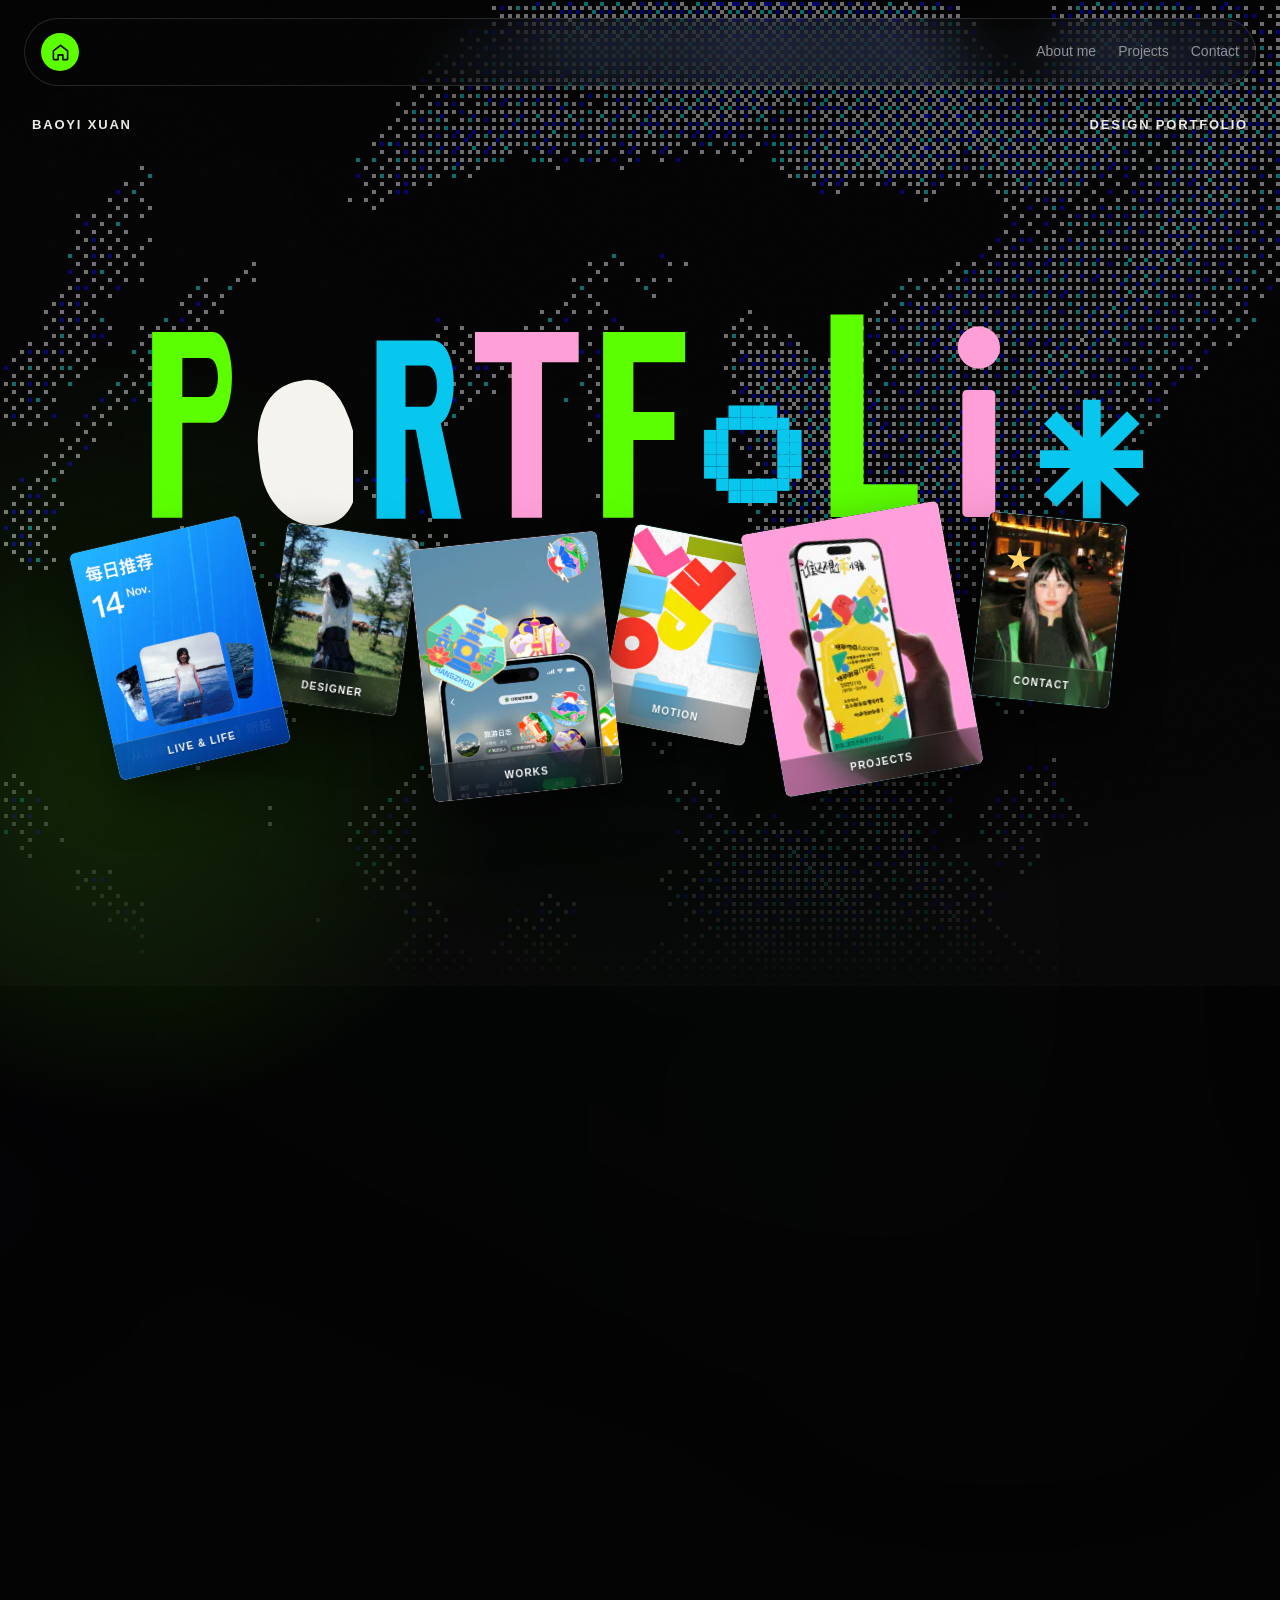
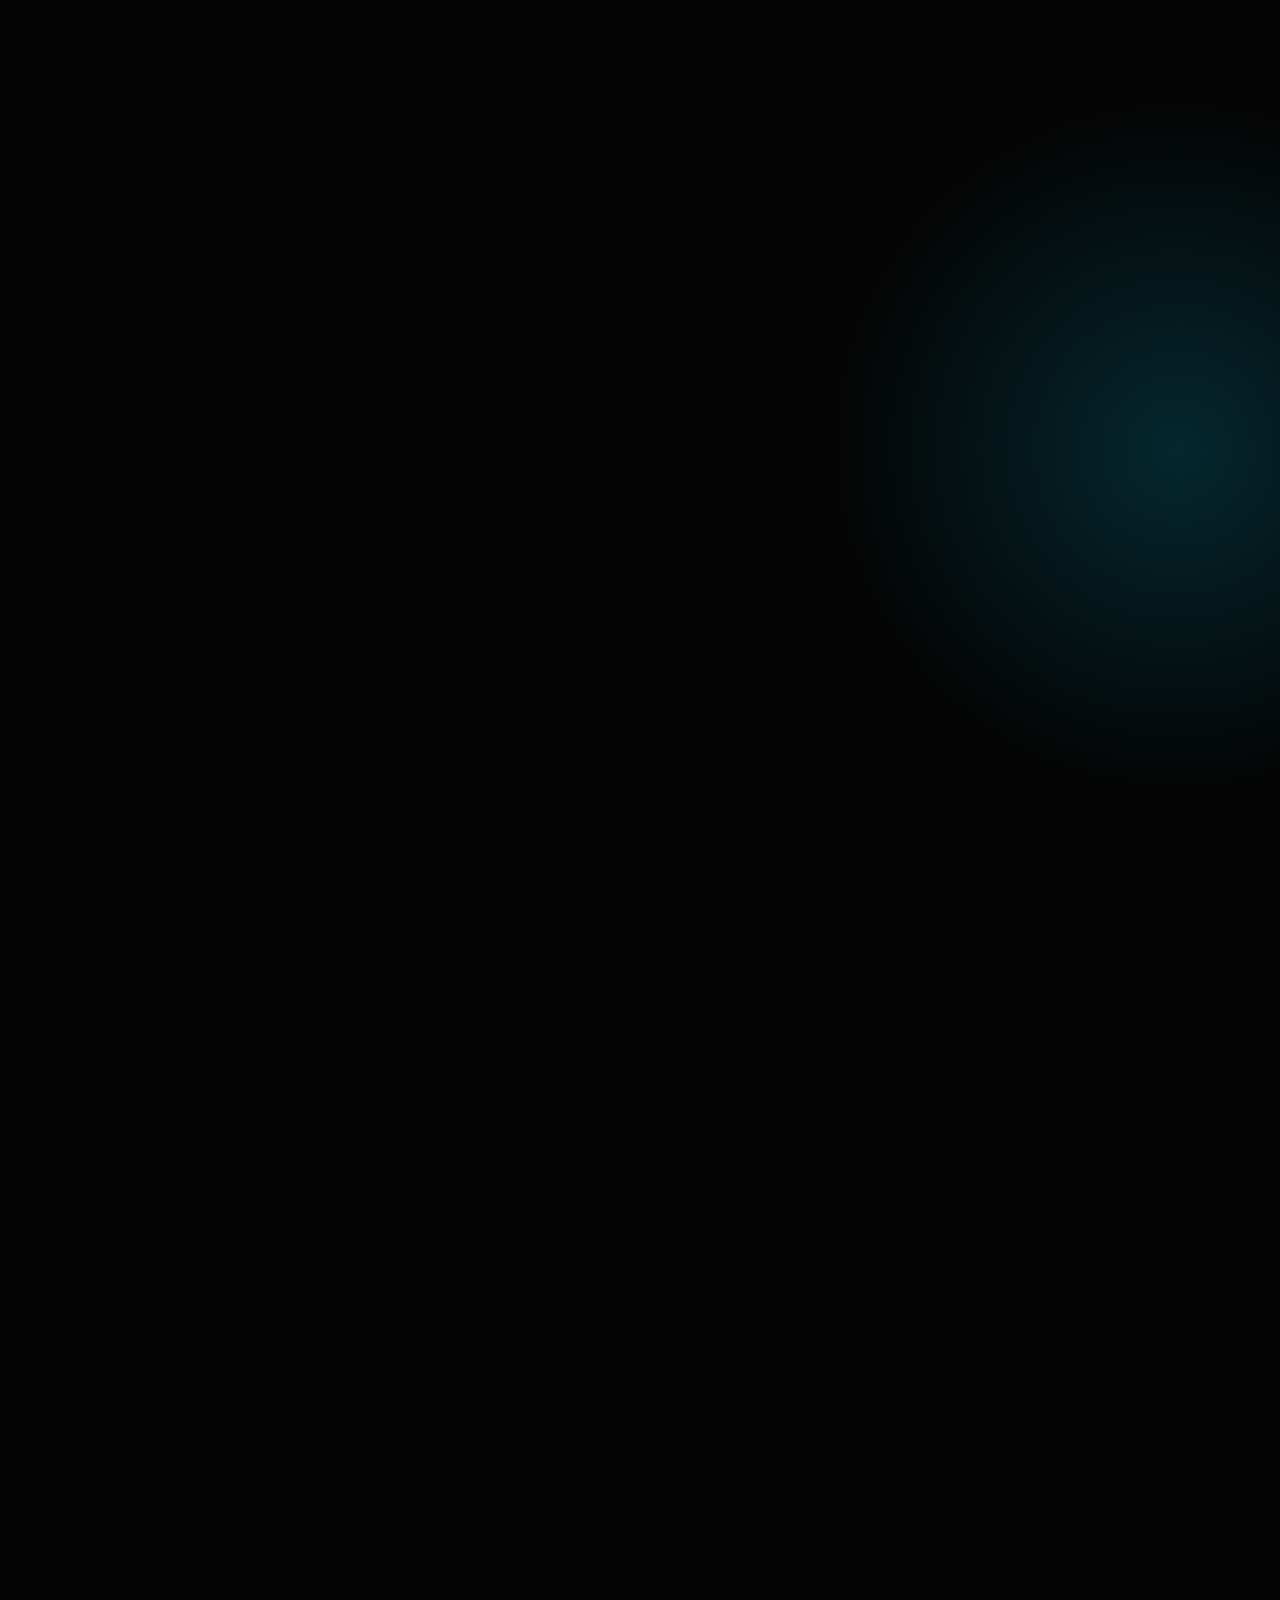
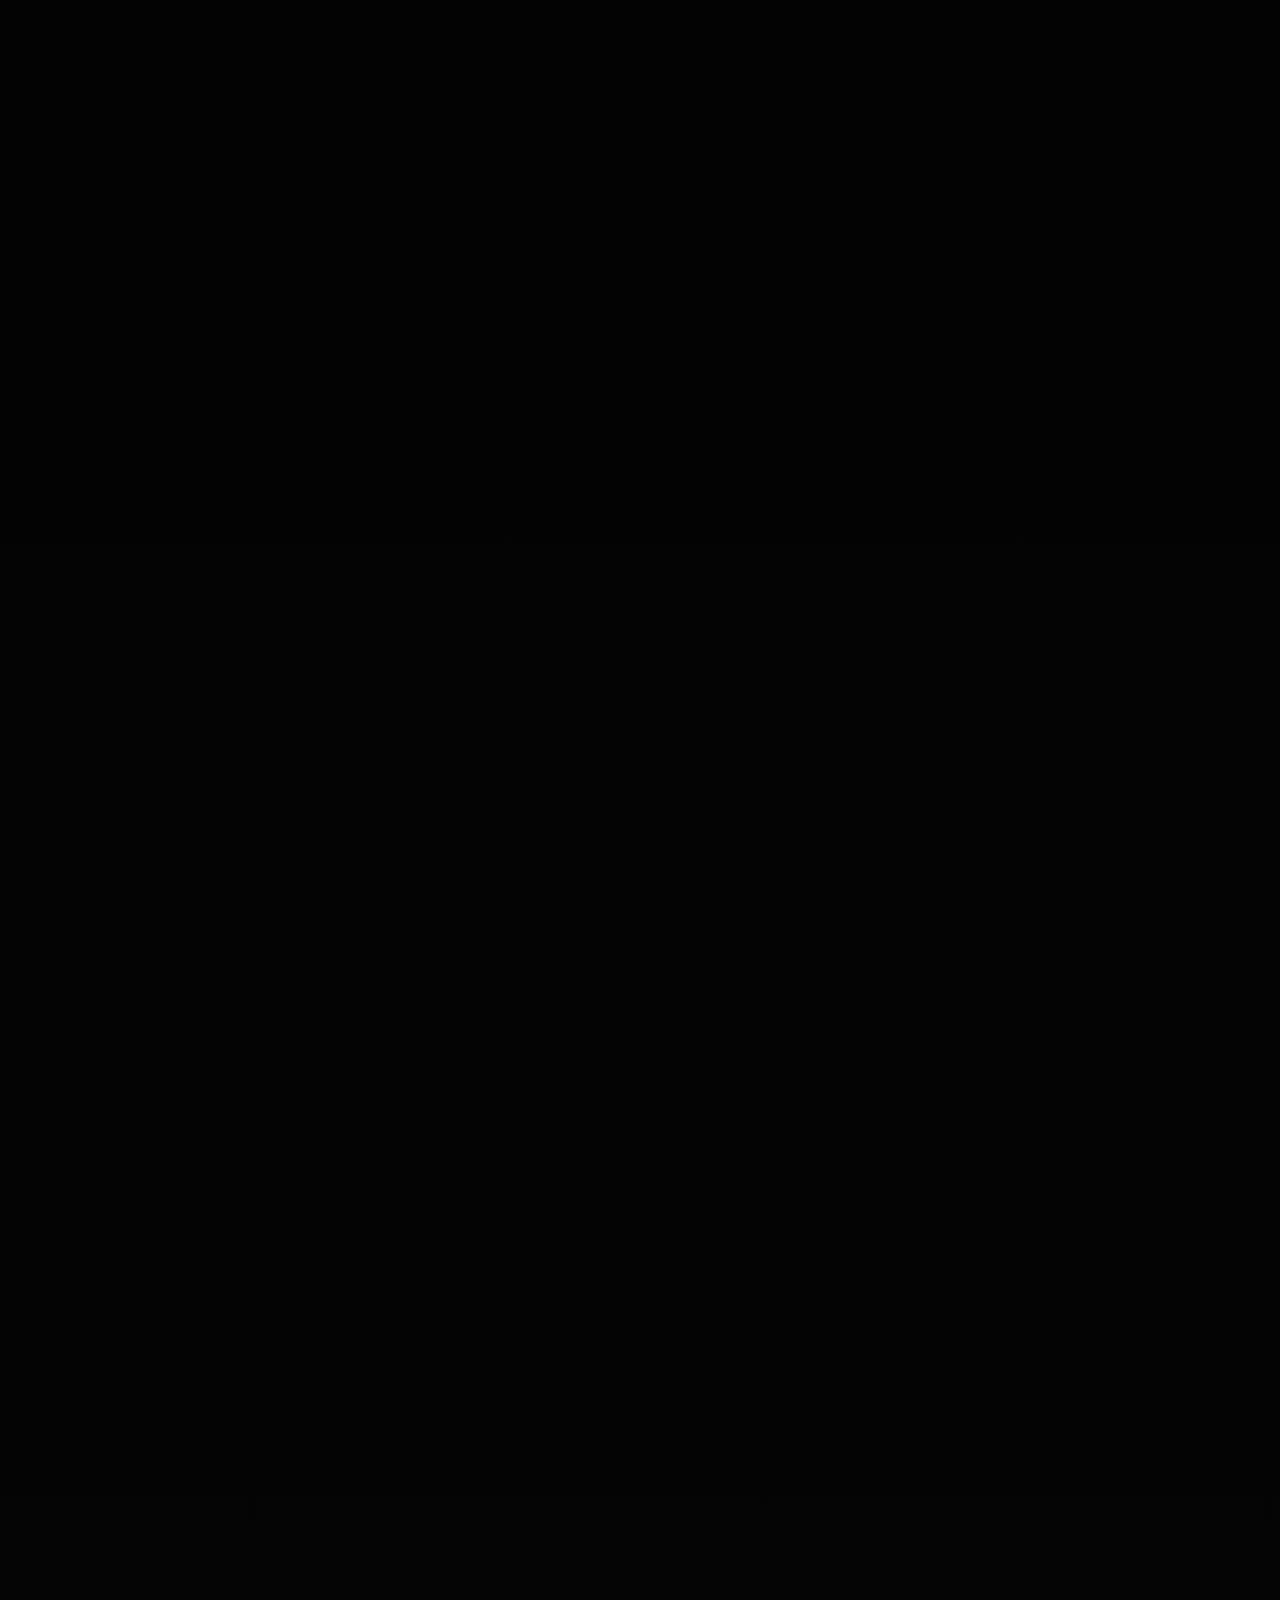
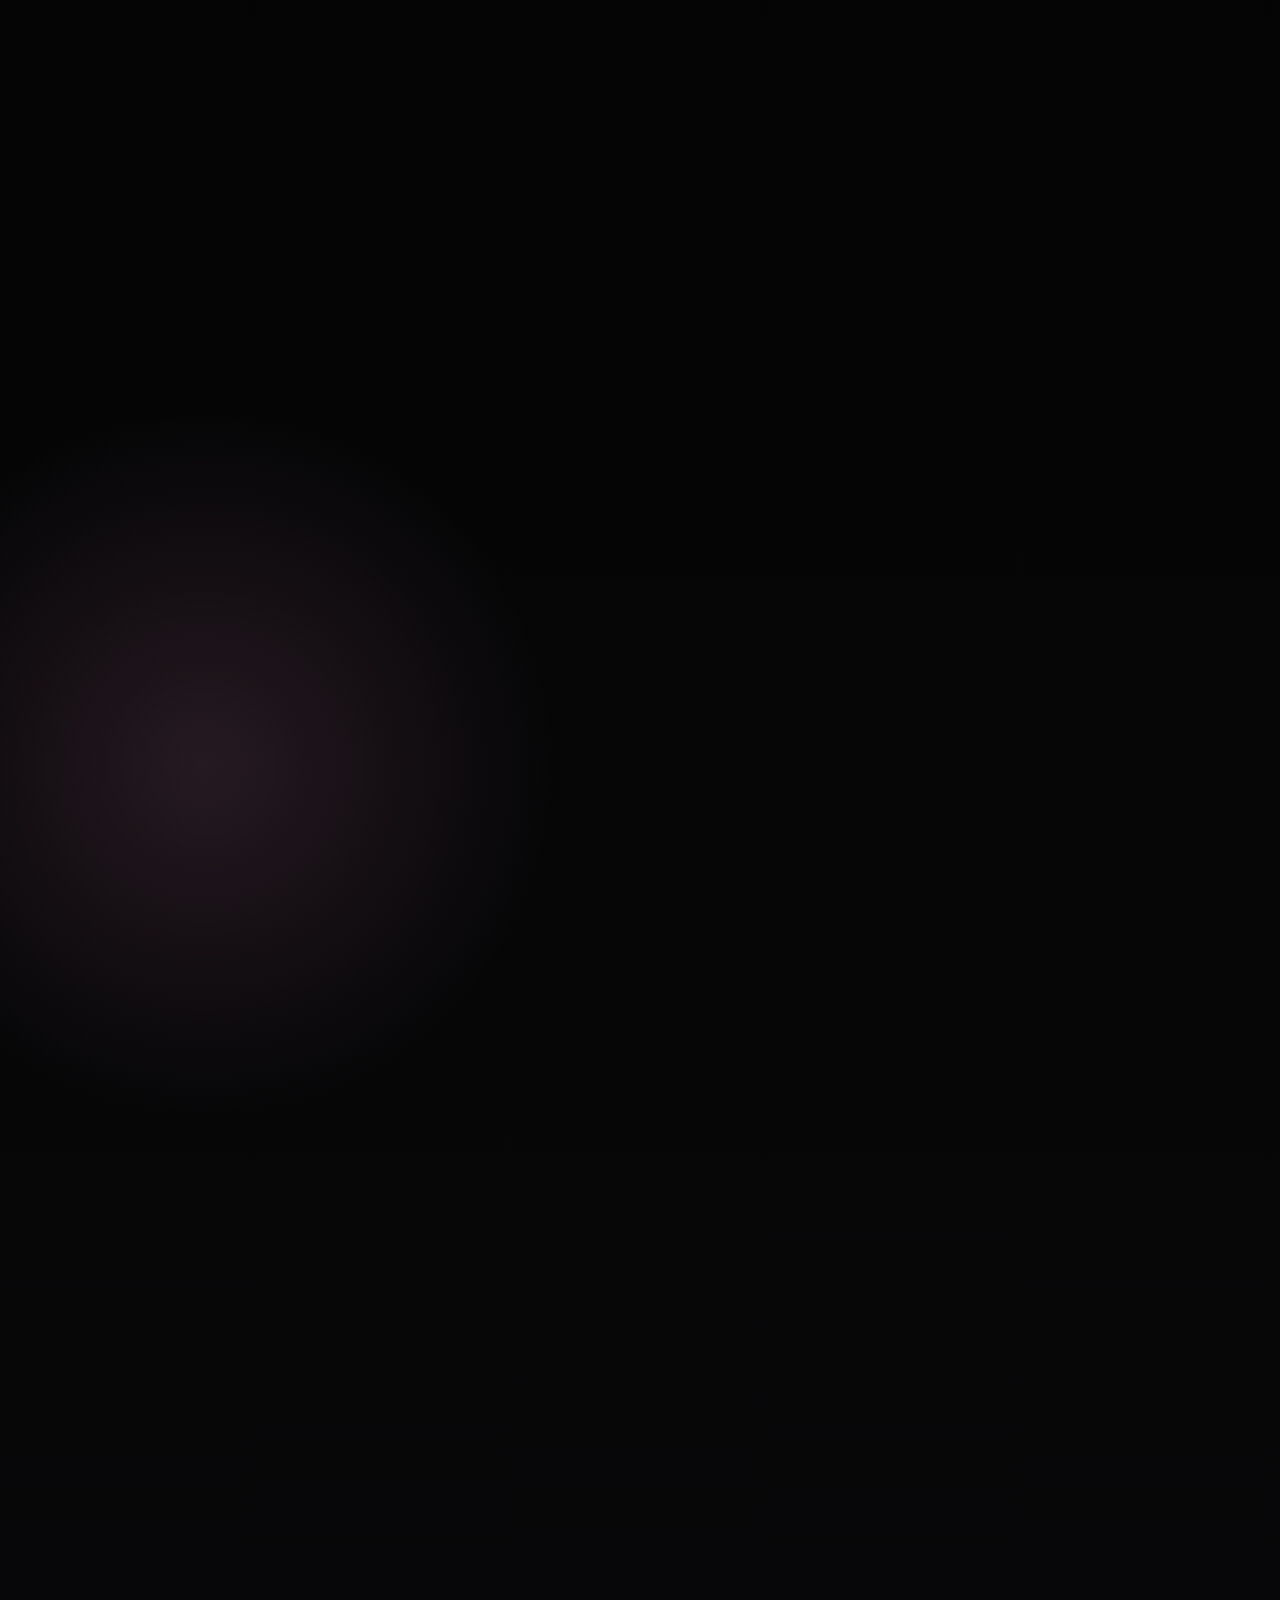
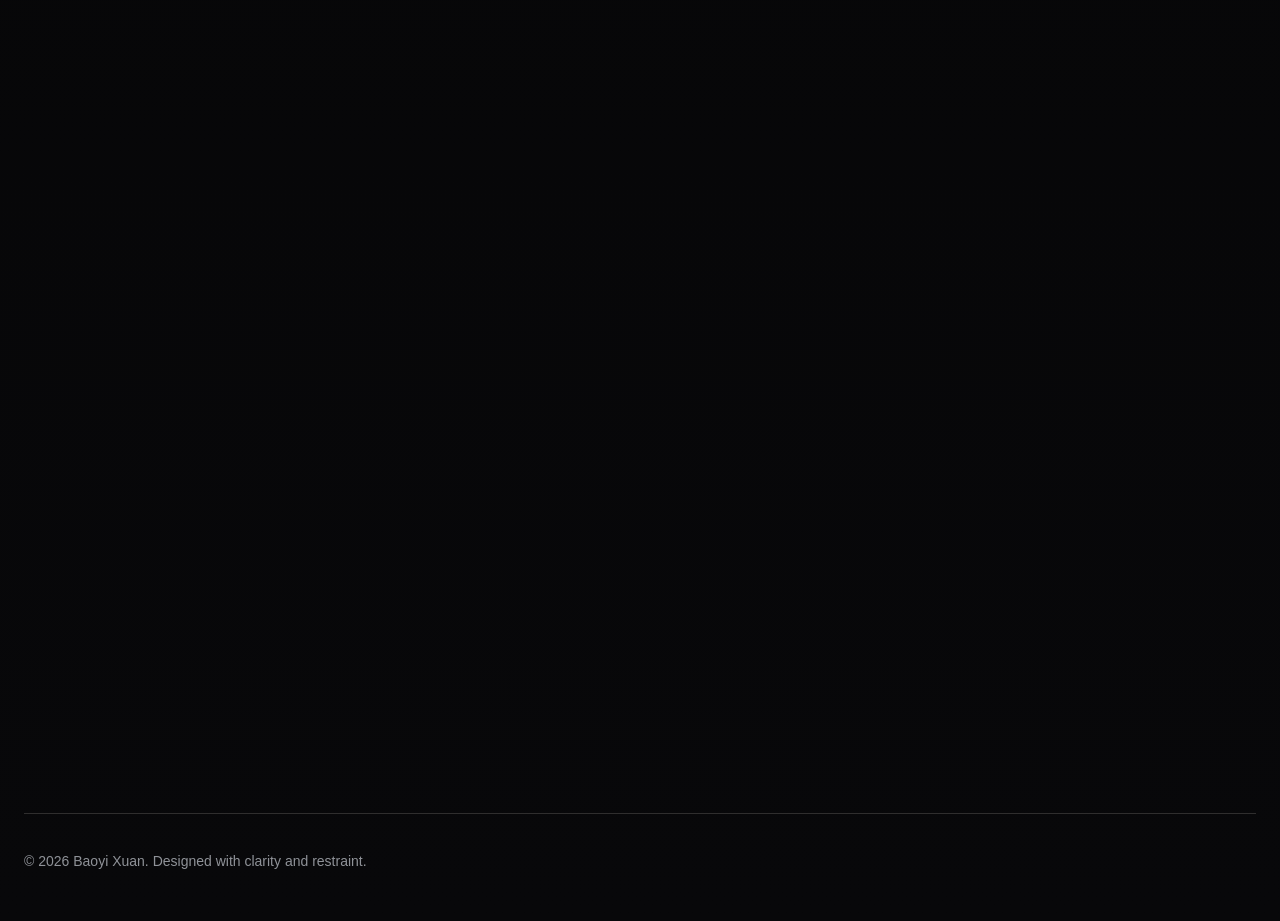
<file: index.html>
<!DOCTYPE html>
<html lang="zh-CN">
<head>
  <meta charset="UTF-8" />
  <meta name="viewport" content="width=device-width, initial-scale=1.0" />
  <meta name="description" content="UIUX 体验设计师个人作品集网站,展示个人介绍、核心能力、精选项目、设计流程与联系方式。" />
  <title>UIUX Experience Designer Portfolio</title>
  <link rel="preconnect" href="https://fonts.alicdn.com" />
  <link rel="stylesheet" href="styles.css" />
</head>
<body>
  <header class="site-header">
  <a class="brand" href="index.html" aria-label="返回主页" data-tooltip="返回主页">
    <span class="brand-mark" aria-hidden="true"><svg viewBox="0 0 24 24" focusable="false"><path d="m3 10 9-7 9 7v10a1 1 0 0 1-1 1h-5v-6H9v6H4a1 1 0 0 1-1-1V10Z" /></svg></span>
  </a>
    <nav class="site-nav" aria-label="主导航">
      <a href="#about">About me</a>
      <a href="#projects">Projects</a>
      <a href="#contact">Contact</a>
    </nav>
  </header>

  <main>
    <section class="cover" aria-label="作品集封面">
      <canvas class="cover-dither" aria-hidden="true"></canvas>
      <div class="cover-inner">
        <div class="cover-top">
          <p class="cover-corner">BAOYI XUAN</p>
          <p class="cover-corner">DESIGN PORTFOLIO</p>
        </div>

        <h1 class="cover-title" aria-label="Portfolio">
          <span class="letter" style="--d:0.05s">
            <span class="letter-inner">
              <svg viewBox="0 0 96 200" class="letter-svg" aria-hidden="true">
                <path fill-rule="evenodd" fill="#171717"
                      d="M14,14 H70 C94,14 94,98 70,98 H42 V186 H14 Z M42,38 V74 H66 C78,74 78,38 66,38 Z"/>
              </svg>
            </span>
          </span>

          <span class="letter letter-hand" style="--d:0.14s">
            <span class="letter-inner">
              <svg viewBox="0 0 132 200" class="letter-svg" aria-hidden="true">
                <path d="M66,16 C28,22 14,58 22,108 C26,158 62,190 100,178 C132,168 132,116 122,74 C110,30 92,10 66,16 Z"
                      stroke="#171717" stroke-width="20" fill="none"
                      stroke-linejoin="round" stroke-linecap="round"/>
              </svg>
            </span>
          </span>

          <span class="letter" style="--d:0.23s">
            <span class="letter-inner">
              <svg viewBox="0 0 100 200" class="letter-svg" aria-hidden="true">
                <path fill-rule="evenodd" fill="#171717"
                      d="M14,14 H68 C94,14 94,84 76,94 L96,186 H68 L52,100 H42 V186 H14 Z M42,38 V78 H62 C76,78 76,38 62,38 Z"/>
              </svg>
            </span>
          </span>

          <span class="letter" style="--d:0.32s">
            <span class="letter-inner">
              <svg viewBox="0 0 96 200" class="letter-svg" aria-hidden="true">
                <path fill="#171717" d="M0,14 H96 V42 H62 V186 H34 V42 H0 Z"/>
              </svg>
            </span>
          </span>

          <span class="letter" style="--d:0.41s">
            <span class="letter-inner">
              <svg viewBox="0 0 96 200" class="letter-svg" aria-hidden="true">
                <path fill="#171717"
                      d="M14,14 H90 V42 H42 V88 H80 V114 H42 V186 H14 Z"/>
              </svg>
            </span>
          </span>

          <span class="letter letter-pixel" style="--d:0.5s">
            <span class="letter-inner">
              <svg viewBox="-4 -4 136 208" class="letter-svg" aria-hidden="true">
                <g fill="#171717">
                  <rect x="32" y="36"  width="16" height="16"/><rect x="48" y="36"  width="16" height="16"/><rect x="64" y="36"  width="16" height="16"/><rect x="80" y="36"  width="16" height="16"/>
                  <rect x="16" y="52"  width="16" height="16"/><rect x="32" y="52"  width="16" height="16"/><rect x="48" y="52"  width="16" height="16"/><rect x="64" y="52"  width="16" height="16"/><rect x="80" y="52"  width="16" height="16"/><rect x="96" y="52"  width="16" height="16"/>
                  <rect x="0"  y="68"  width="16" height="16"/><rect x="16" y="68"  width="16" height="16"/><rect x="96" y="68"  width="16" height="16"/><rect x="112" y="68"  width="16" height="16"/>
                  <rect x="0"  y="84"  width="16" height="16"/><rect x="16" y="84"  width="16" height="16"/><rect x="96" y="84"  width="16" height="16"/><rect x="112" y="84"  width="16" height="16"/>
                  <rect x="0"  y="100" width="16" height="16"/><rect x="16" y="100" width="16" height="16"/><rect x="96" y="100" width="16" height="16"/><rect x="112" y="100" width="16" height="16"/>
                  <rect x="0"  y="116" width="16" height="16"/><rect x="16" y="116" width="16" height="16"/><rect x="96" y="116" width="16" height="16"/><rect x="112" y="116" width="16" height="16"/>
                  <rect x="16" y="132" width="16" height="16"/><rect x="32" y="132" width="16" height="16"/><rect x="48" y="132" width="16" height="16"/><rect x="64" y="132" width="16" height="16"/><rect x="80" y="132" width="16" height="16"/><rect x="96" y="132" width="16" height="16"/>
                  <rect x="32" y="148" width="16" height="16"/><rect x="48" y="148" width="16" height="16"/><rect x="64" y="148" width="16" height="16"/><rect x="80" y="148" width="16" height="16"/>
                </g>
              </svg>
            </span>
          </span>

          <span class="letter" style="--d:0.59s">
            <span class="letter-inner">
              <svg viewBox="0 0 88 200" class="letter-svg" aria-hidden="true">
                <path fill="#171717" d="M14,14 H42 V158 H88 V186 H14 Z"/>
              </svg>
            </span>
          </span>

          <span class="letter letter-i" style="--d:0.68s">
            <span class="letter-inner">
              <svg viewBox="0 0 88 200" class="letter-svg" aria-hidden="true">
                <g fill="#171717">
                  <circle cx="44" cy="42" r="18"/>
                  <rect x="30" y="78" width="28" height="108" rx="4"/>
                </g>
              </svg>
            </span>
          </span>

          <span class="letter letter-star" style="--d:0.77s">
            <span class="letter-inner">
              <svg viewBox="0 0 140 200" class="letter-svg" aria-hidden="true">
                <g stroke="#171717" stroke-width="24" stroke-linecap="butt" class="star-arms">
                  <line x1="70" y1="20" x2="70" y2="180"/>
                  <line x1="0"  y1="100" x2="140" y2="100"/>
                  <line x1="14" y1="44"  x2="126" y2="156"/>
                  <line x1="14" y1="156" x2="126" y2="44"/>
                </g>
              </svg>
            </span>
          </span>
        </h1>

        <div class="cover-cards" aria-label="项目预览,点击进入项目详情">
          <a class="cc cc-1" href="#" aria-label="项目 01 · 智能工作台体验重构">
            <div class="cc-art cc-art-image">
              <img src="assets/cover-cards/poster-havana-blue.webp" alt="Havana 每日推荐海报 蓝底 groupies">
            </div>
            <span class="cc-caption">Live &amp; Life</span>
          </a>

          <a class="cc cc-2" href="#about" aria-label="跳转到设计师简介">
            <div class="cc-art cc-art-image">
              <img src="assets/cover-cards/brand-grassland.webp" alt="草原上背影少女与马群">
            </div>
            <span class="cc-caption">Designer</span>
          </a>

          <a class="cc cc-3" href="#projects" aria-label="跳转到最近项目">
            <div class="cc-art cc-art-image">
              <img src="assets/cover-cards/editorial-travel.webp" alt="旅游日志城市勋章合集">
            </div>
            <span class="cc-caption">Works</span>
          </a>

          <a class="cc cc-4" href="#" aria-label="项目 04 · 动态设计">
            <div class="cc-art cc-art-image">
              <img src="assets/cover-cards/motion-folders-new.webp" alt="彩色字母与蓝色文件夹拼贴">
            </div>
            <span class="cc-caption">Motion</span>
          </a>

          <a class="cc cc-5" href="#projects" aria-label="跳转到最近项目">
            <div class="cc-art cc-art-image">
              <img src="assets/cover-cards/adhd-phone-blue.webp" alt="蓝底手持手机 ADHD 活动海报">
            </div>
            <span class="cc-caption">Projects</span>
          </a>

          <a class="cc cc-6" href="#contact" aria-label="跳转到联系方式">
            <div class="cc-art cc-art-image">
              <img src="assets/cover-cards/designer.webp" alt="Designer 插画">
              <span class="cc-star" aria-hidden="true">★</span>
            </div>
            <span class="cc-caption">Contact</span>
          </a>
        </div>

        <a class="cover-scroll" href="#about" aria-label="向下浏览">
          <span>SCROLL</span>
          <span class="cover-scroll-line" aria-hidden="true"></span>
        </a>
      </div>
    </section>

    <section class="about-words" id="about" aria-label="自我介绍">
      <div class="about-words-inner">
        <h1 class="about-wordmark" aria-label="Designer Words">
          <span class="word">D<span class="accent-letter accent-green">E</span>SIGNER</span>
          <span class="word">IS WH<span class="accent-letter accent-pink">O</span></span>
        </h1>
        <div class="about-intro">
          <p>中国美术学院本硕，硕士研究方向为艺术与科技（体验设计与人工智能交叉领域），本科主修视觉传达设计</p>
          <p>兼具系统的设计逻辑与扎实的视觉审美，探索技术如何赋能创意表达与用户交互</p>
          <p>Artificial Intelligence & Artistic Intelligence，人工智能越发达，人类越需要艺术智性</p>
        </div>
      </div>

      <!-- 图片:从底部大画面 sticky 上移到画面顶部窄条,揭示下方经历 -->
      <div class="about-hero-wrap">
        <div class="about-hero-sticky">
          <div class="about-photo-placeholder" role="img" aria-label="底部个人图片占位,后续可替换为自己的图片">
            <span>PHOTO PLACEHOLDER</span>
          </div>
        </div>

        <div class="about-experience">
          <header class="about-experience-heading">
            <h2 aria-label="Internship and project experience">
              <span class="line">
                <span class="word">IN<span class="accent-blue">T</span>ERNSH<span class="accent-blue">I</span>P</span>
                <span class="word accent-green">&amp;</span>
                <span class="word">PROJECT</span>
              </span>
              <span class="line">
                <span class="word"><span class="accent-green">E</span>XPER<span class="accent-pink">I</span>ENCE</span>
              </span>
            </h2>
          </header>

          <ol class="about-timeline">
            <li class="tl-item" style="--i:0">
              <div class="tl-index" aria-hidden="true">01</div>
              <div class="tl-meta">
                <span class="tl-time">2026.04.12-2026.08.28</span>
                <span class="tl-role">产品体验设计</span>
              </div>
              <h3 class="tl-org">京东零售/综合业务设计部</h3>
              <p class="tl-body">参与京东 16.0 组件库升级、Design Wiki 与 AI Native 设研共建，并推进核心业务体验优化；沉淀标准流程、Skill 与插件，相关 SOP 触达 160+ 设计师、累计 600+ 浏览，AI Native 共建阶段性降低设计与研发协作投入。</p>
              <ul class="tl-highlights">
                <li><strong>16.0 组件库 &amp; Design Wiki：</strong><span>参与京东 16.0 组件库升级与 Design Wiki 建设，跑通并优化 Design Skill，沉淀 100+ 结构化 design.md 及 Relay → Design.md 标准流程；SOP 触达 160+ 设计师、600+ 浏览。进一步沉淀 2 个提效 Skill，个人小样本下单组件制作耗时降低约 60%。</span></li>
 <li><strong>AI Native 设研共建：</strong><span>以京东短剧微信小程序为真实场景，发起基于 Design Wiki 的 AI Native 设研共建，跑通设计到代码交付闭环，验证 3 类 Coding 路径并落地 1 个交互链路补齐插件，共同沉淀 agent.md 与设研协作规则；阶段性工时测算设计侧投入减少约 30%、研发侧约 65%。</span></li>
 <li><strong>商详主图画廊体验优化：</strong><span>从放大、保存的单点能力补齐出发，重构清屏—放大—保存的完整浏览链路，并推动商详与逛频道相关交互规则统一，沉淀跨场景体验规范。</span></li>
 </ul>
            </li>
            <li class="tl-item" style="--i:1">
              <div class="tl-index" aria-hidden="true">02</div>
              <div class="tl-meta">
                <span class="tl-time">2026.01-2026.04</span>
                <span class="tl-role">体验设计实习生</span>
              </div>
              <h3 class="tl-org">美团 / 团购设计商家端</h3>
              <p class="tl-body">围绕服务零售商家端体验，参与经营参谋核心模块、新商牵引任务链路与 AI 工程化设计稿输出，从业务信息透传、任务引导到设计交付效率进行系统优化。</p>
              <ul class="tl-highlights">
                <li><strong>手艺人看板 0→1：</strong><span>主导商家端「手艺人看板」体验设计，面向足疗、美业、健身等差异化经营模式，重构指标层级、字段组织与筛选链路，建立适配多行业的经营分析框架，帮助门店快速识别重点手艺人与经营问题，激励门店优化手艺人运营。</span></li>
                <li><strong>AI Native设计交付：</strong><span>输出结构化、AI 可理解的设计稿，验证「设计稿 → 前端代码」生成链路，显著提升设计到开发的整体效率与一致性。</span></li>
              </ul>
            </li>
            <li class="tl-item" style="--i:2">
              <div class="tl-index" aria-hidden="true">03</div>
              <div class="tl-meta">
                <span class="tl-time">2025.08-2025.12</span>
                <span class="tl-role">产品设计实习生</span>
              </div>
              <h3 class="tl-org">字节跳动 / 抖音音乐部门</h3>
              <p class="tl-body">负责汽水音乐及抖音端内音乐业务的基础体验设计，参与从 PRD 评审、竞品分析、设计输出、技术评审到设计交付、走查验收的全流程。通过优化核心链路交互，提升用户操作效率，有效支持业务功能的快速迭代。</p>
              <ul class="tl-highlights">
                <li><strong>AI agent玩法设计：</strong><span>基于用户行为与产品数据识别 找歌、偏好调节 两类高频需求，主导竞品分析、机会定义与概念设计，探索以 AI Agent 作为用户与推荐系统之间的对话入口，并推动「小汽水玩法」方案进入业务储备。</span></li>
 <li><strong>AI MV产品化建设：</strong><span>参与 AI MV 工作流从 0→1 验证及产品化，跑通歌词理解、关键帧、动态影像与视频合成链路；作为首批用户通过规模化生成测试反向分析场景一致性、画面美感问题，沉淀模块化 Prompt 策略，提升生成稳定性与业务可用性。</span></li>
                <li><strong>运营活动支持：</strong><span>承担汽水音乐年终总结及 B 端音乐人运营活动的 H5 视觉与交互设计。</span></li>
              </ul>
            </li>
          </ol>
        </div>
      </div>
    </section>

    <section class="section" id="projects">
      <div class="works-heading">
        <h2 aria-label="Recent works experience design just for future">
          <span class="line">
            <span class="word">RECENT</span>
            <span class="word">W<span class="accent-green">O</span>RKS</span>
          </span>
          <span class="line">
            <span class="word">EXPERIENCE</span>
            <span class="word">DESIGN</span>
          </span>
          <span class="line">
            <span class="word">JUST</span>
            <span class="word">FOR</span>
            <span class="word"><span class="accent-pink">@</span>FUTURE</span>
          </span>
        </h2>
      </div>
      <div class="project-gallery" data-project-count="05">
        <div class="project-grid" aria-label="Recent works gallery">
          <a class="project-card" id="work-system" href="project-jd-wiki.html" style="--i:0" data-index="01">
            <span class="project-index" aria-hidden="true">01</span>
            <div class="project-visual visual-system" aria-label="京东组件库与规范沉淀项目封面"></div>
            <div class="project-info">
              <p>JD Design Wiki</p>
              <h3>京东-AI Native 设计系统搭建与闭环</h3>
              <div class="project-meta-line"><span>2026</span><span>AI-Native System</span></div>
              <span>AI 组件文档 · Design.md · SOP</span>
            </div>
          </a>
        <a class="project-card" id="work-qishui" href="project-qishui.html" style="--i:1" data-index="02">
            <span class="project-index" aria-hidden="true">02</span>
            <div class="project-visual visual-qishui" aria-label="汽水音乐 新商体验优化封面"></div>
            <div class="project-info">
              <p>Soda Music UIUX Design</p>
              <h3>抖音-汽水音乐体验设计</h3>
              <div class="project-meta-line"><span>2025</span><span>Product Experience</span></div>
              <span>用户留存 · AI Agent玩法设计· AIMV工作流</span>
            </div>
        </a>
        <a class="project-card" id="work-jd-detail" href="project-jd-detail.html" style="--i:2" data-index="03">
          <span class="project-index" aria-hidden="true">03</span>
          <div class="project-visual visual-jd-detail" aria-label="京东商详内容详情页优化项目封面"></div>
          <div class="project-info">
            <p>JD E-commerce Design</p>
            <h3>京东-商详内容详情页优化</h3>
            <div class="project-meta-line"><span>JD Retail</span><span>Product Detail</span></div>
            <span>内容呈现 · 基础功能 · 浏览体验</span>
          </div>
        </a>
        <a class="project-card" id="work-meituan" href="project-meituan.html" style="--i:3" data-index="04">
          <span class="project-index" aria-hidden="true">04</span>
            <div class="project-visual visual-meituan" aria-label="美团团购商家端实习产出封面"></div>
            <div class="project-info">
              <p>Meituan Merchant App</p>
              <h3>美团团购体验设计复盘</h3>
              <div class="project-meta-line"><span>2026</span><span>Merchant Growth</span></div>
              <span>手艺人页面改版 · 新商体验设计 · Vibe Coding</span>
            </div>
          </a>
        <a class="project-card" id="work-meituan-campaign" href="project-meituan-visual.html" style="--i:4" data-index="05">
          <span class="project-index" aria-hidden="true">05</span>
            <div class="project-visual visual-meituan-campaign" aria-label="美团活动运营视觉设计封面"></div>
            <div class="project-info">
              <p>Meituan Campaign Design</p>
              <h3>美团活动运营视觉设计</h3>
              <div class="project-meta-line"><span>2025</span><span>Operation Visual</span></div>
              <span>活动主视觉 · 运营物料 · 营销场景延展</span>
            </div>
          </a>
        </div>
      </div>
    </section>

    <section class="contact section-grid" id="contact">
      <div>
        <p class="eyebrow">Contact</p>
        <h2>期待加入注重体验品质与长期价值的团队。</h2>
      </div>
      <div class="contact-card">
        <a href="mailto:1807611008@qq.com">1807611008@qq.com</a>
        <a href="tel:+8617357192458">+86 17357192458</a>
      </div>
    </section>
  </main>

  <footer class="site-footer">
    <p>© 2026 Baoyi Xuan. Designed with clarity and restraint.</p>
  </footer>

  <script type="module">
    import { initCoverDither } from './assets/dither.js';
    const canvas = document.querySelector('.cover-dither');
    const reduced = window.matchMedia('(prefers-reduced-motion: reduce)').matches;
    if (canvas) {
      const instance = initCoverDither(canvas, {
        waveColor: [0.32, 0.40, 0.55],
        waveSpeed: reduced ? 0 : 0.038,
        waveFrequency: 4.6,
        waveAmplitude: 0.24,
        colorNum: 2,
        pixelSize: 4,
        disableAnimation: reduced,
        enableMouseInteraction: !reduced,
        mouseRadius: 0.29,
      });
      if (instance) document.body.classList.add('has-dither');
    }
  </script>

  <script>
    (() => {
      if (window.matchMedia('(prefers-reduced-motion: reduce)').matches) return;

      const targets = document.querySelectorAll(
        '#about, #projects, #contact, .about-wordmark, .about-intro, .about-photo-placeholder, .about-experience-heading, .about-timeline li, .works-heading, .project-card, .contact-card, .section-heading'
      );
      targets.forEach((el, i) => {
        el.classList.add('reveal');
        // stagger siblings inside a group
        if (el.classList.contains('project-card')) {
          el.style.setProperty('--reveal-delay', `${(Number(el.style.getPropertyValue('--i')) || i % 3) * 90}ms`);
        }
      });

      const io = new IntersectionObserver((entries) => {
        entries.forEach((entry) => {
          if (entry.isIntersecting) {
            entry.target.classList.add('in-view');
            entry.target.classList.remove('out-view');
          } else {
            entry.target.classList.remove('in-view');
            // only apply "out" when scrolled past the top edge (leaving upward)
            if (entry.boundingClientRect.top < 0) {
              entry.target.classList.add('out-view');
            } else {
              entry.target.classList.remove('out-view');
            }
          }
        });
      }, { threshold: 0.12, rootMargin: '0px 0px -8% 0px' });

      targets.forEach((el) => io.observe(el));
    })();
  </script>
</body>
</html>
</file>
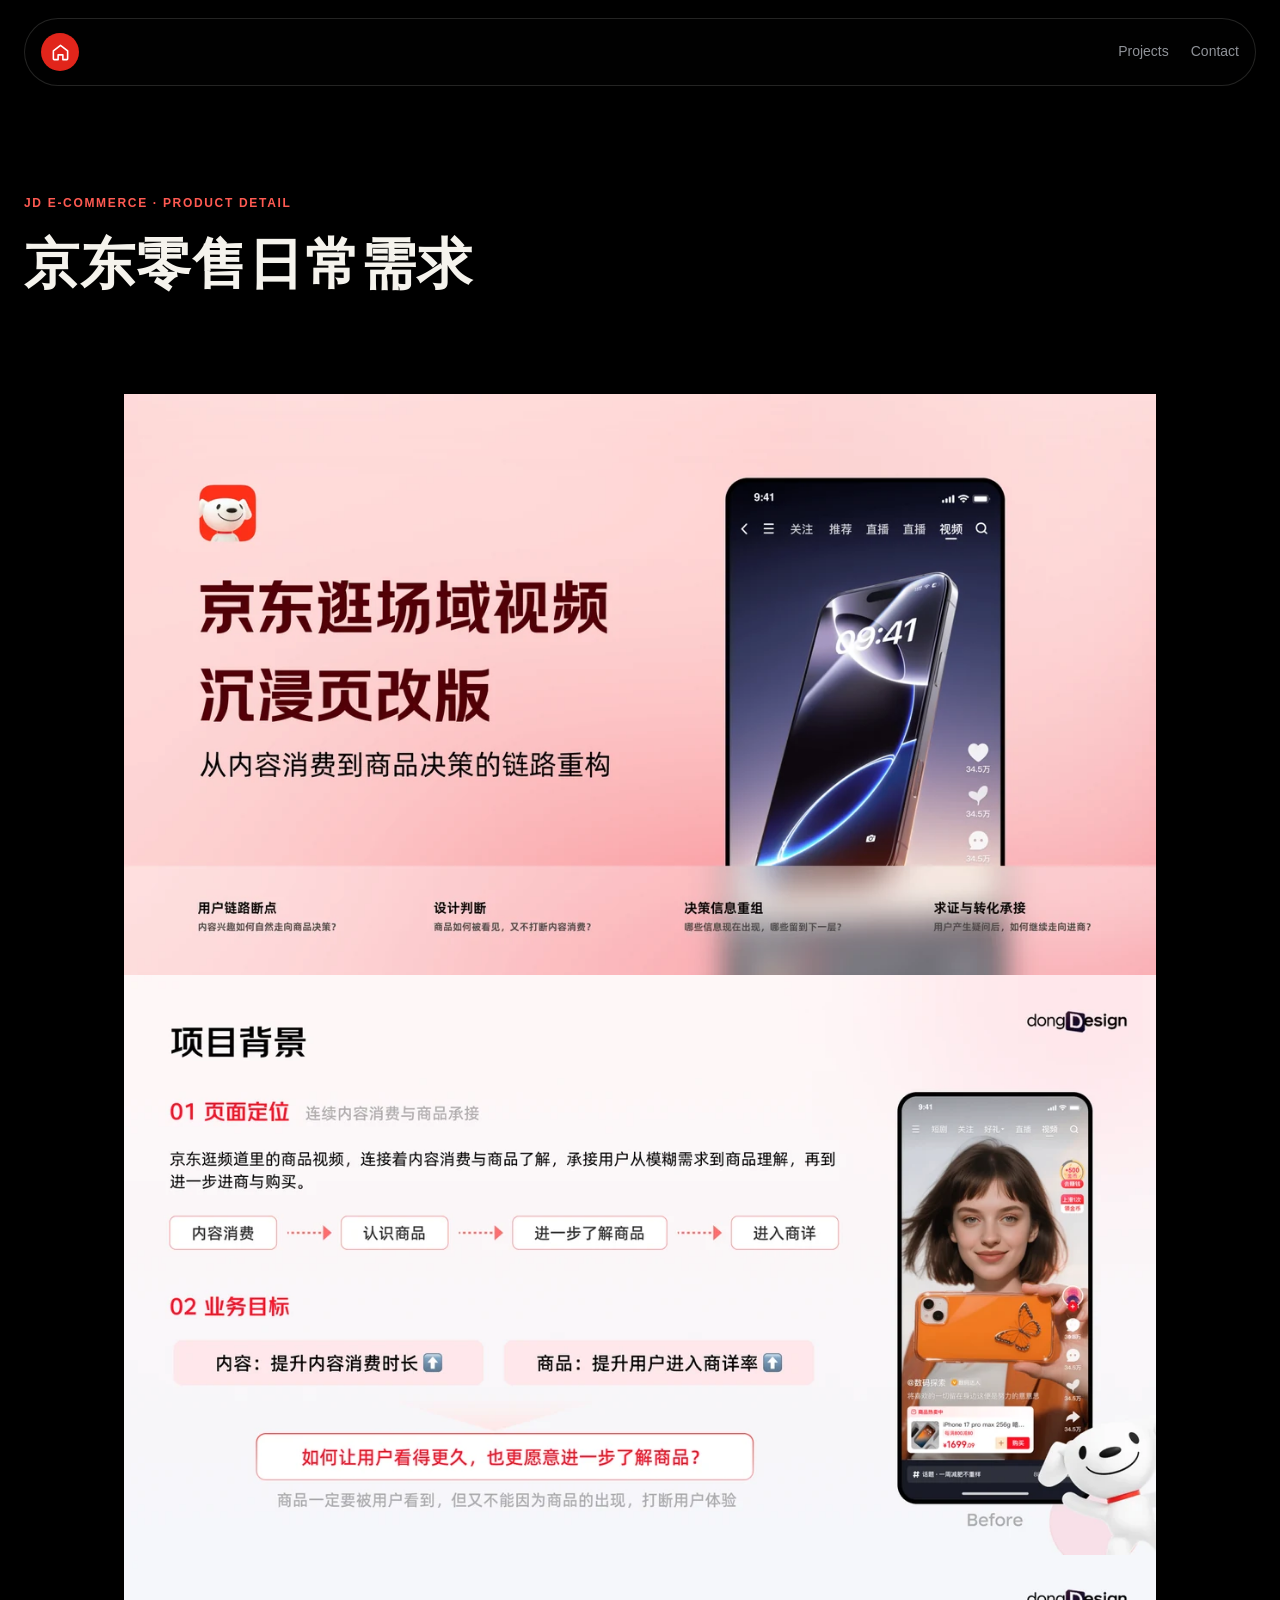
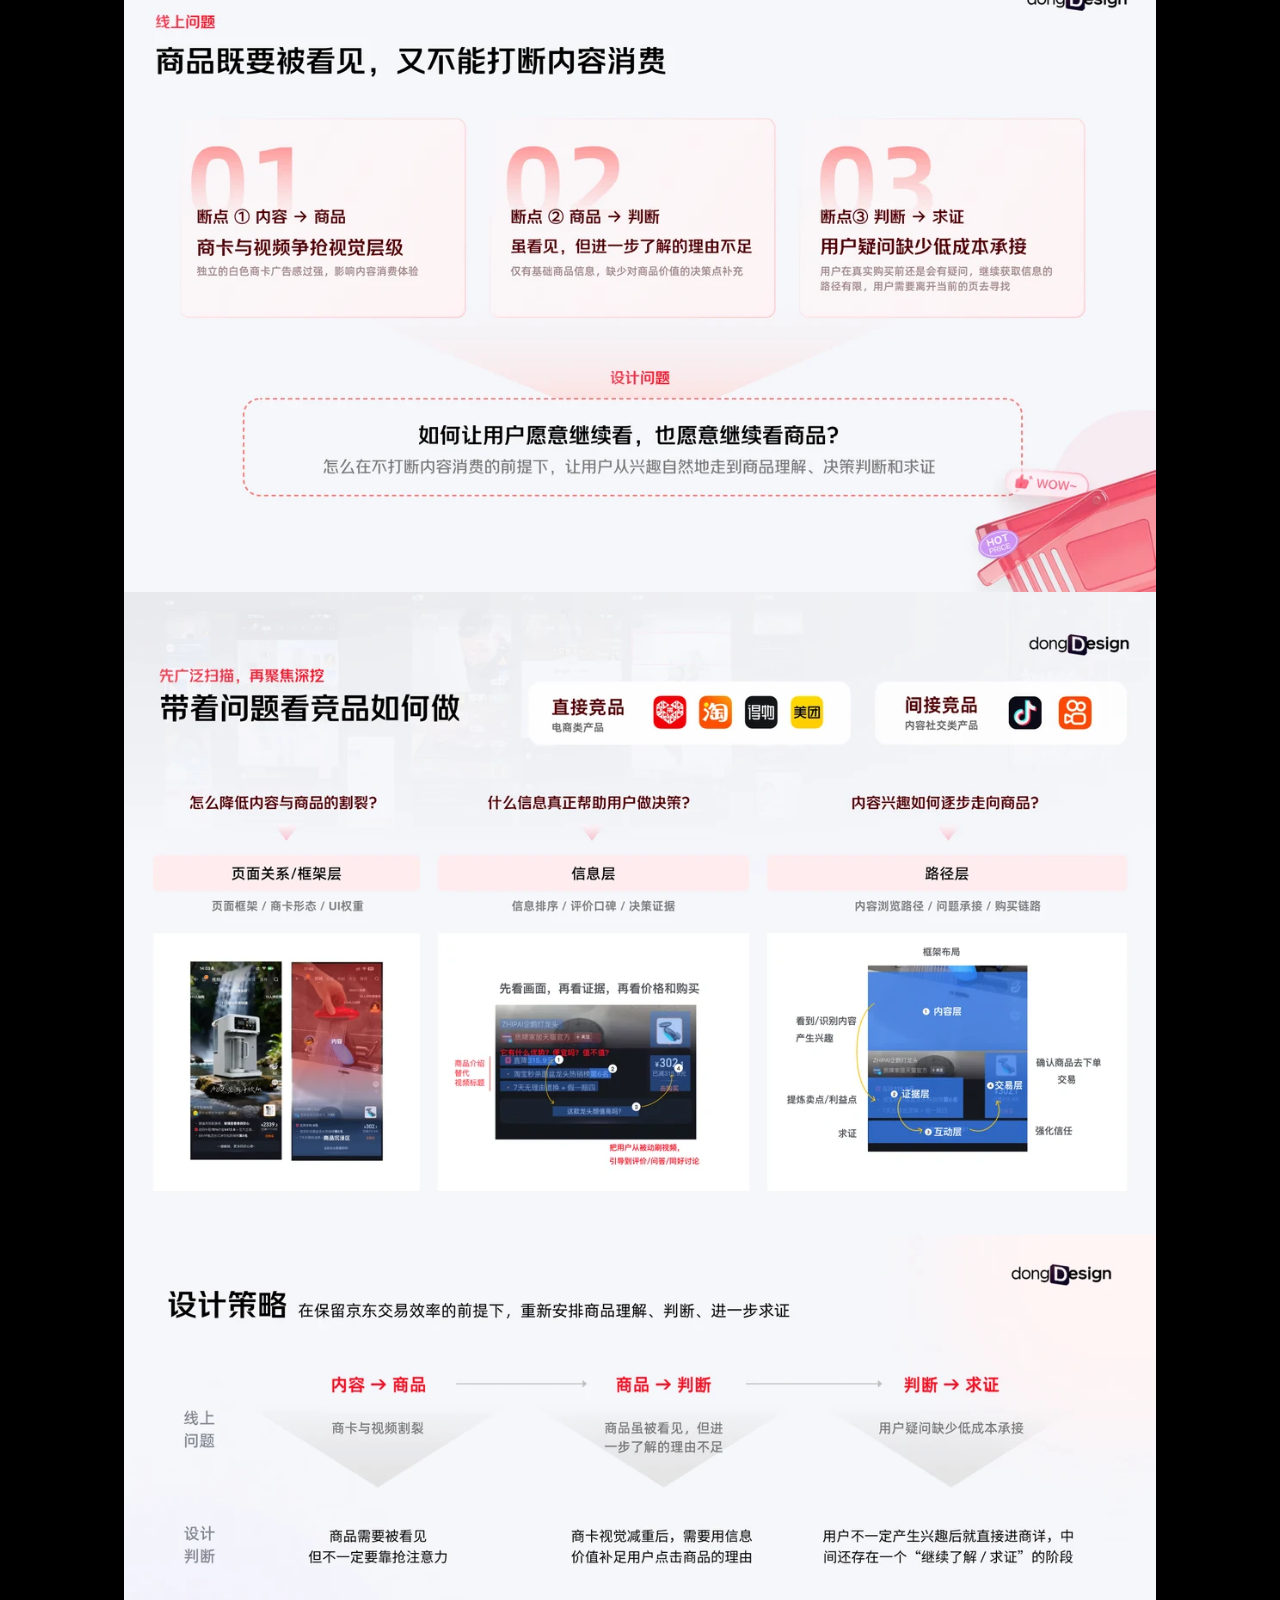
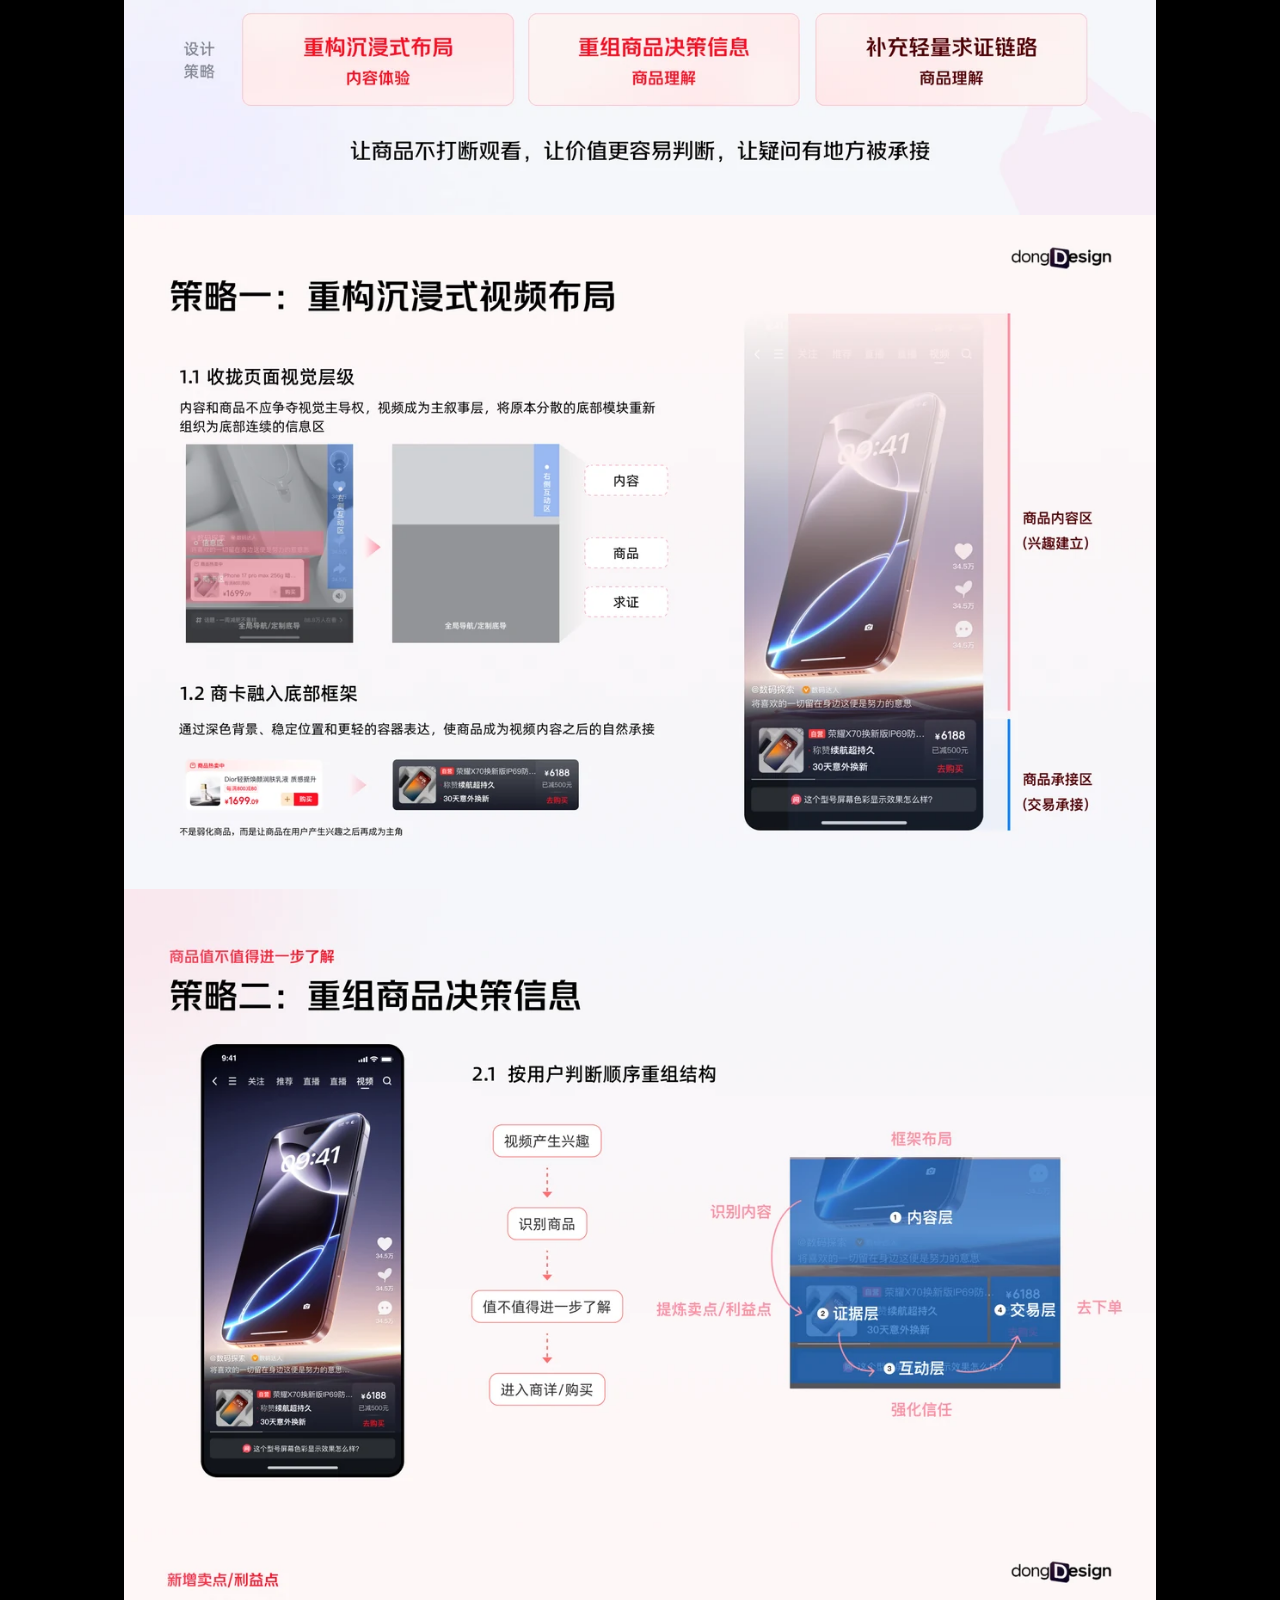
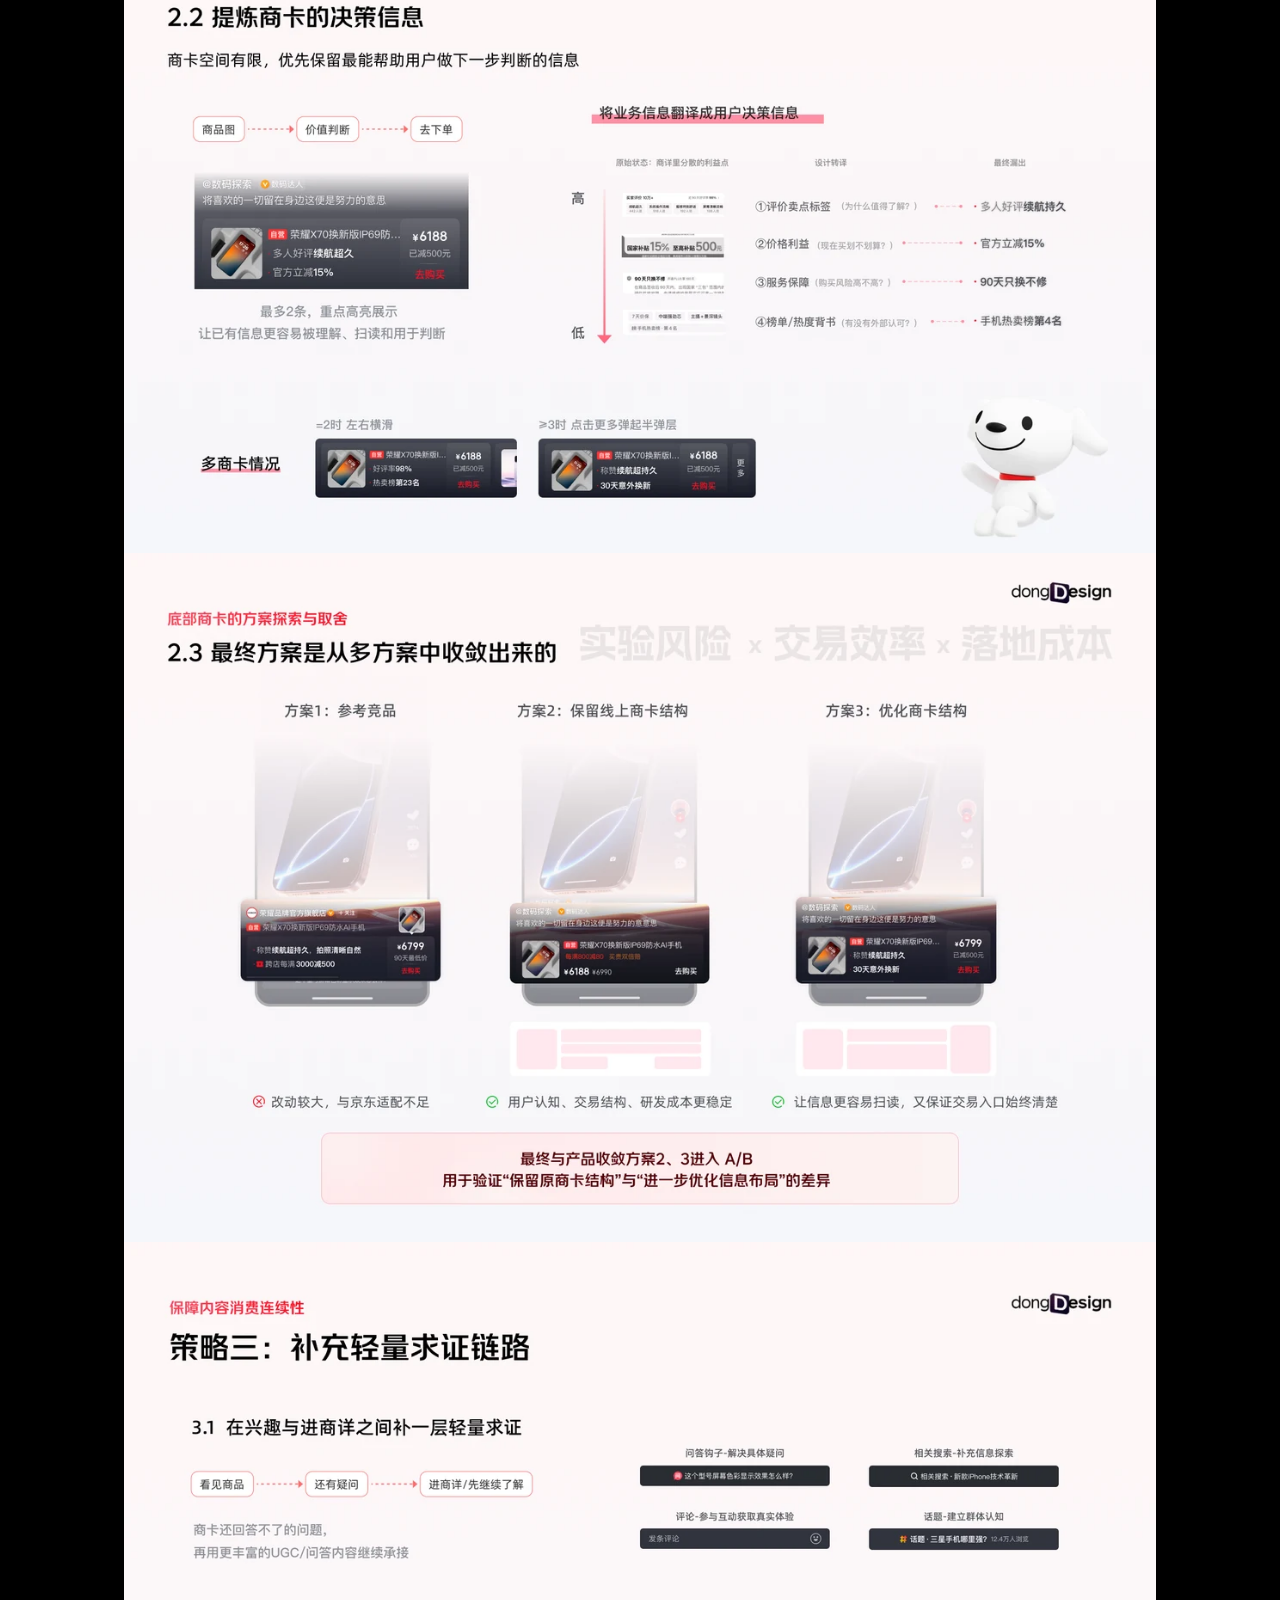
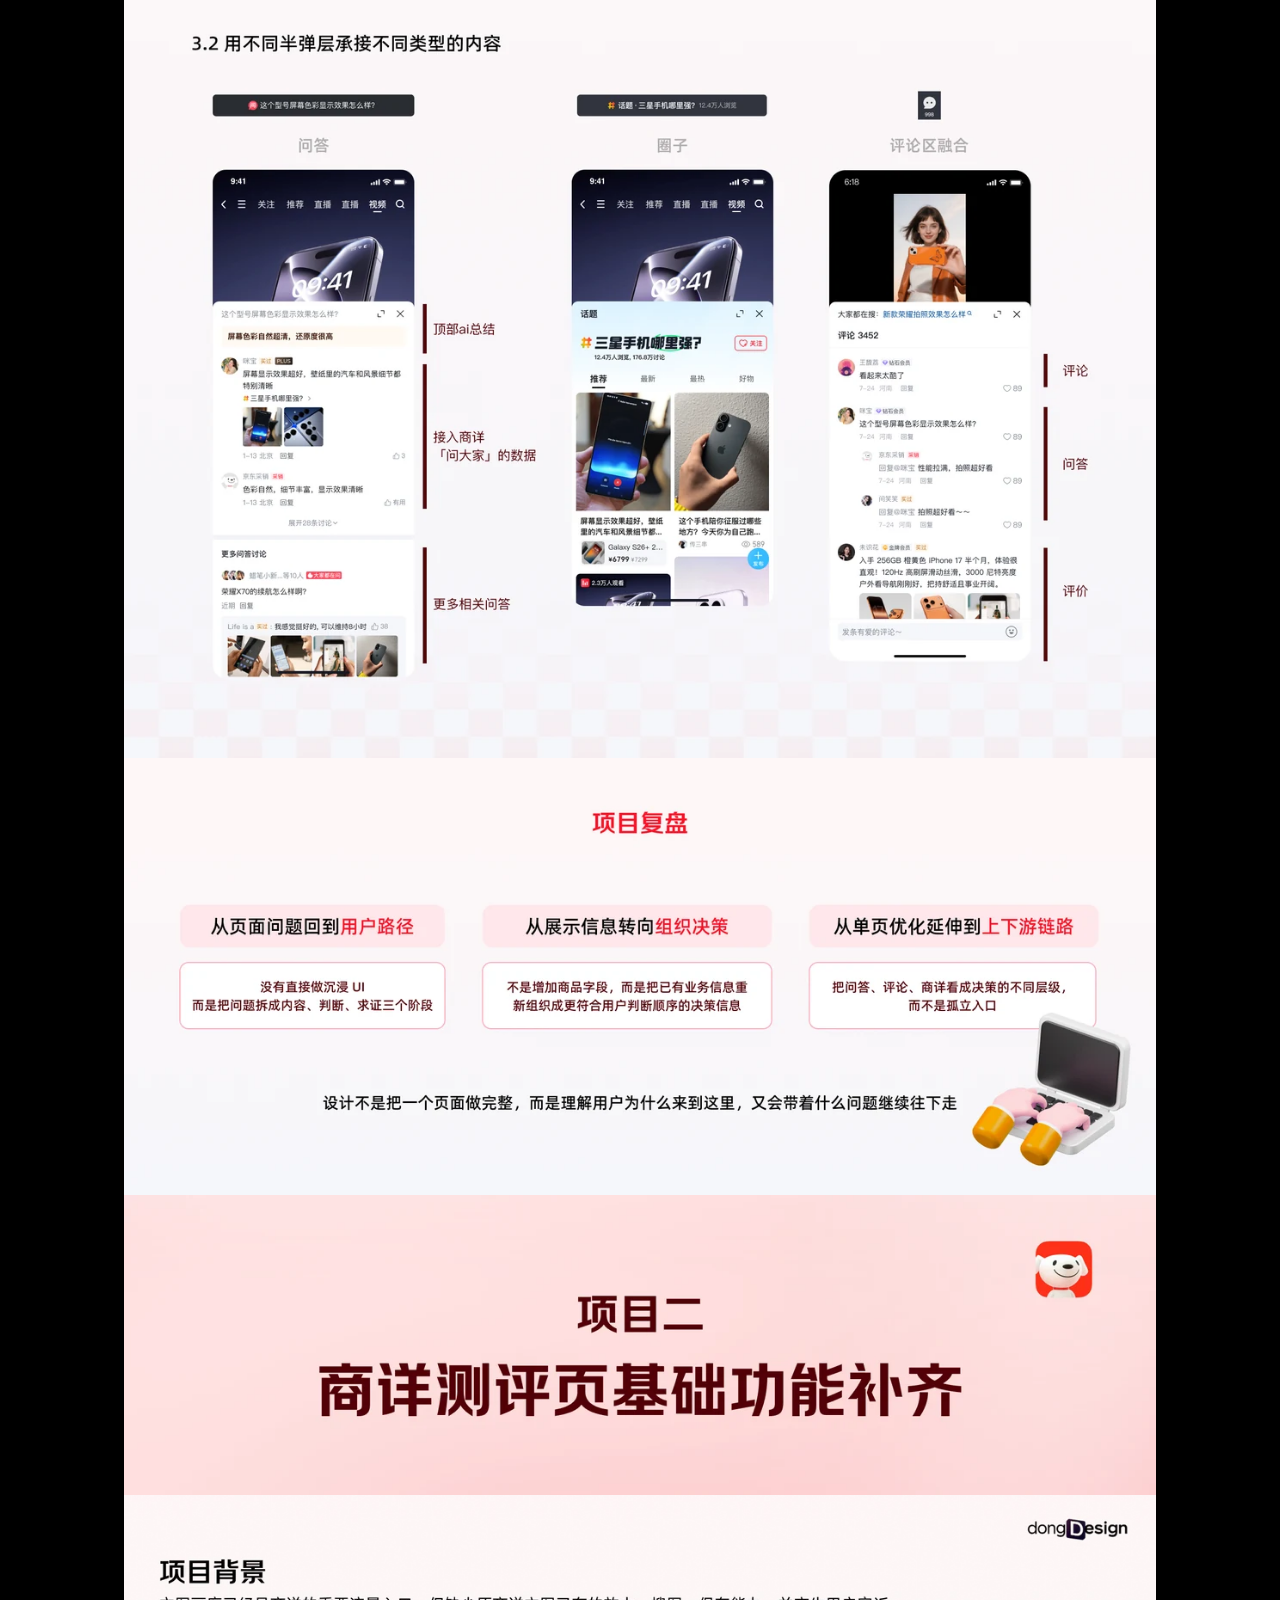
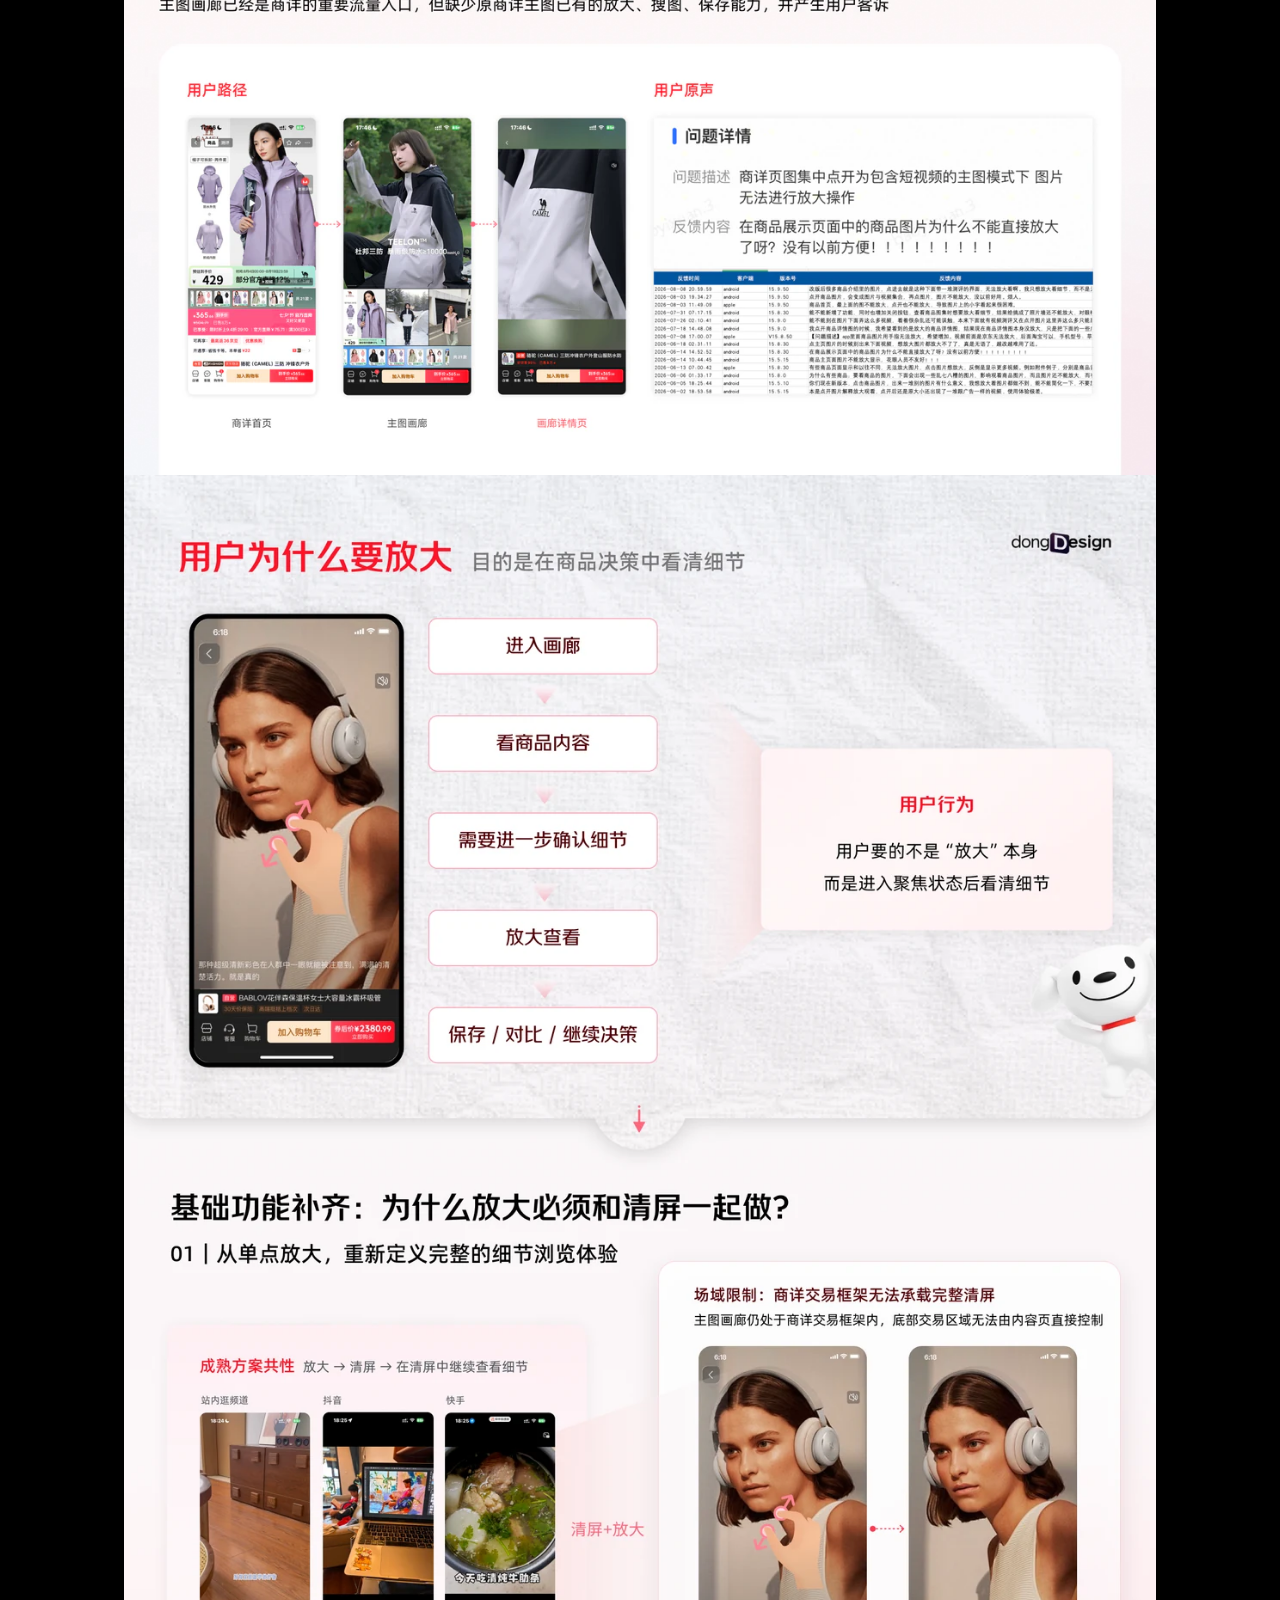
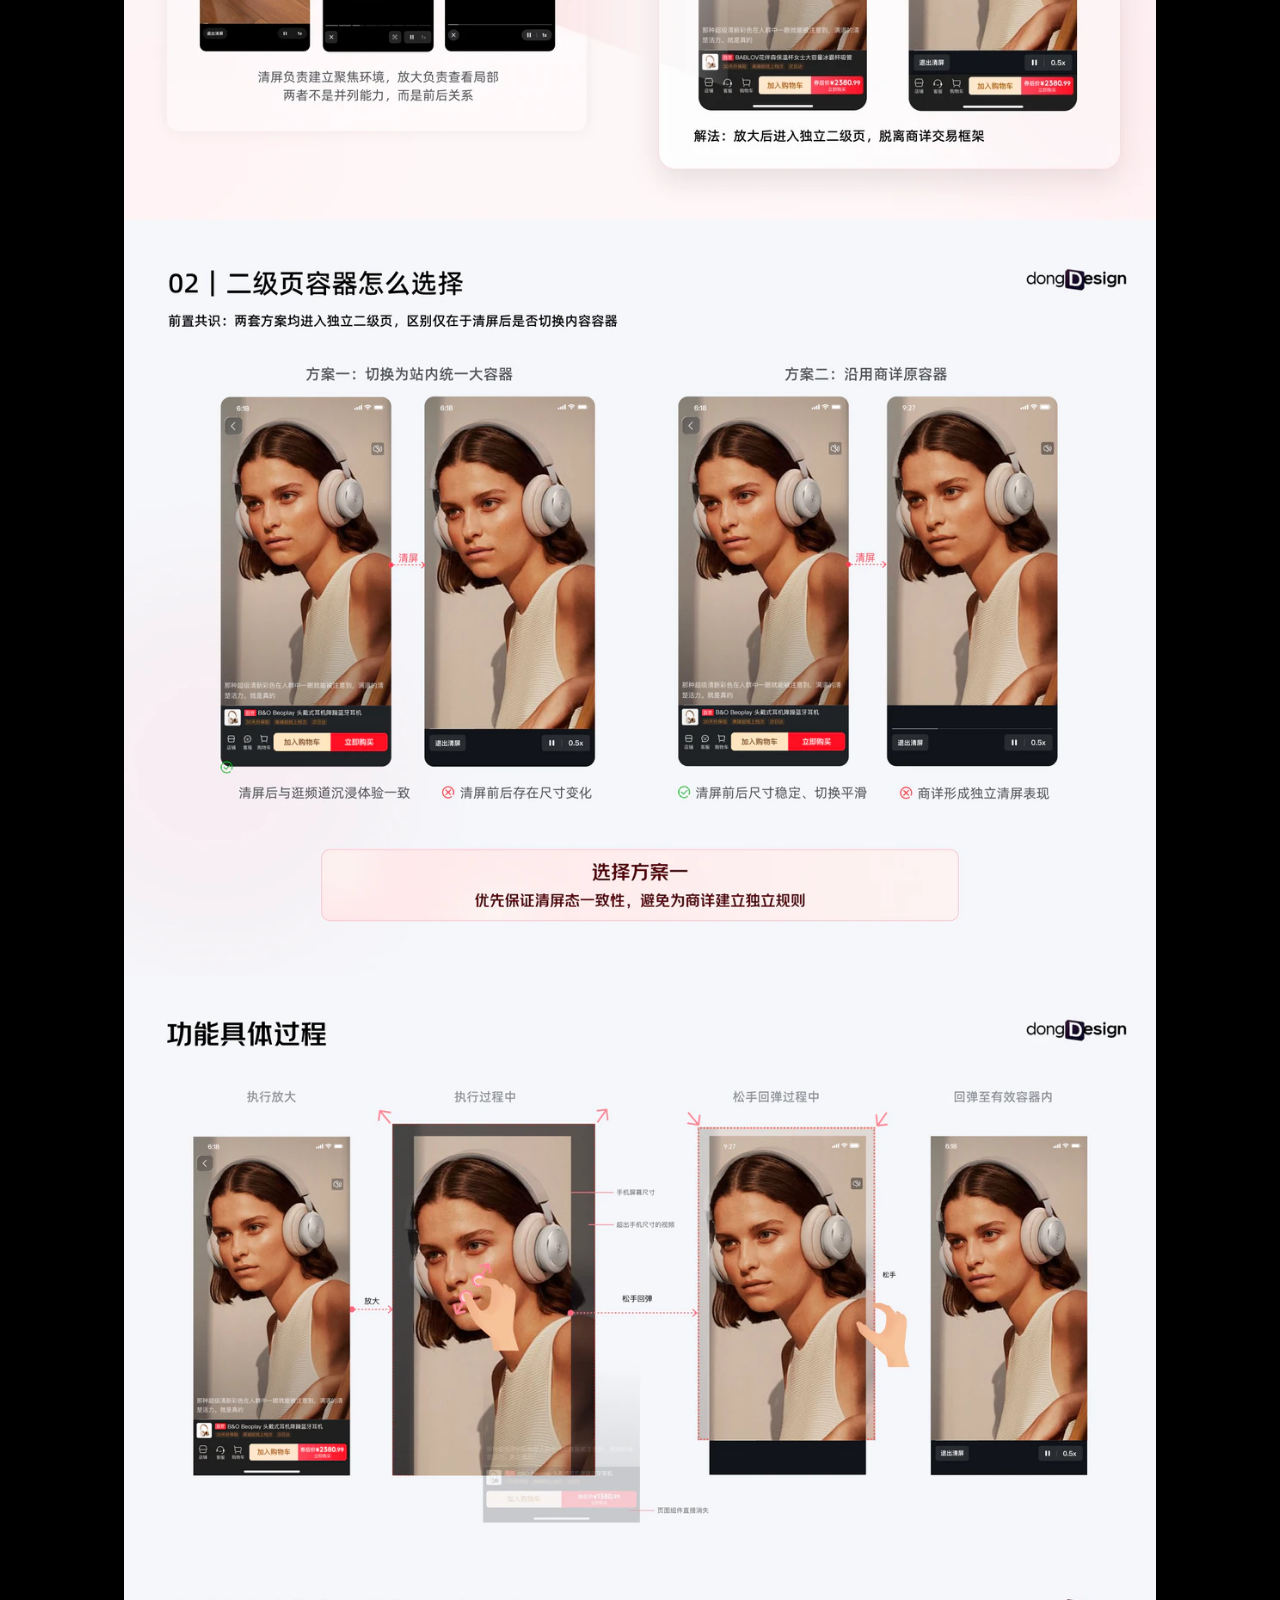
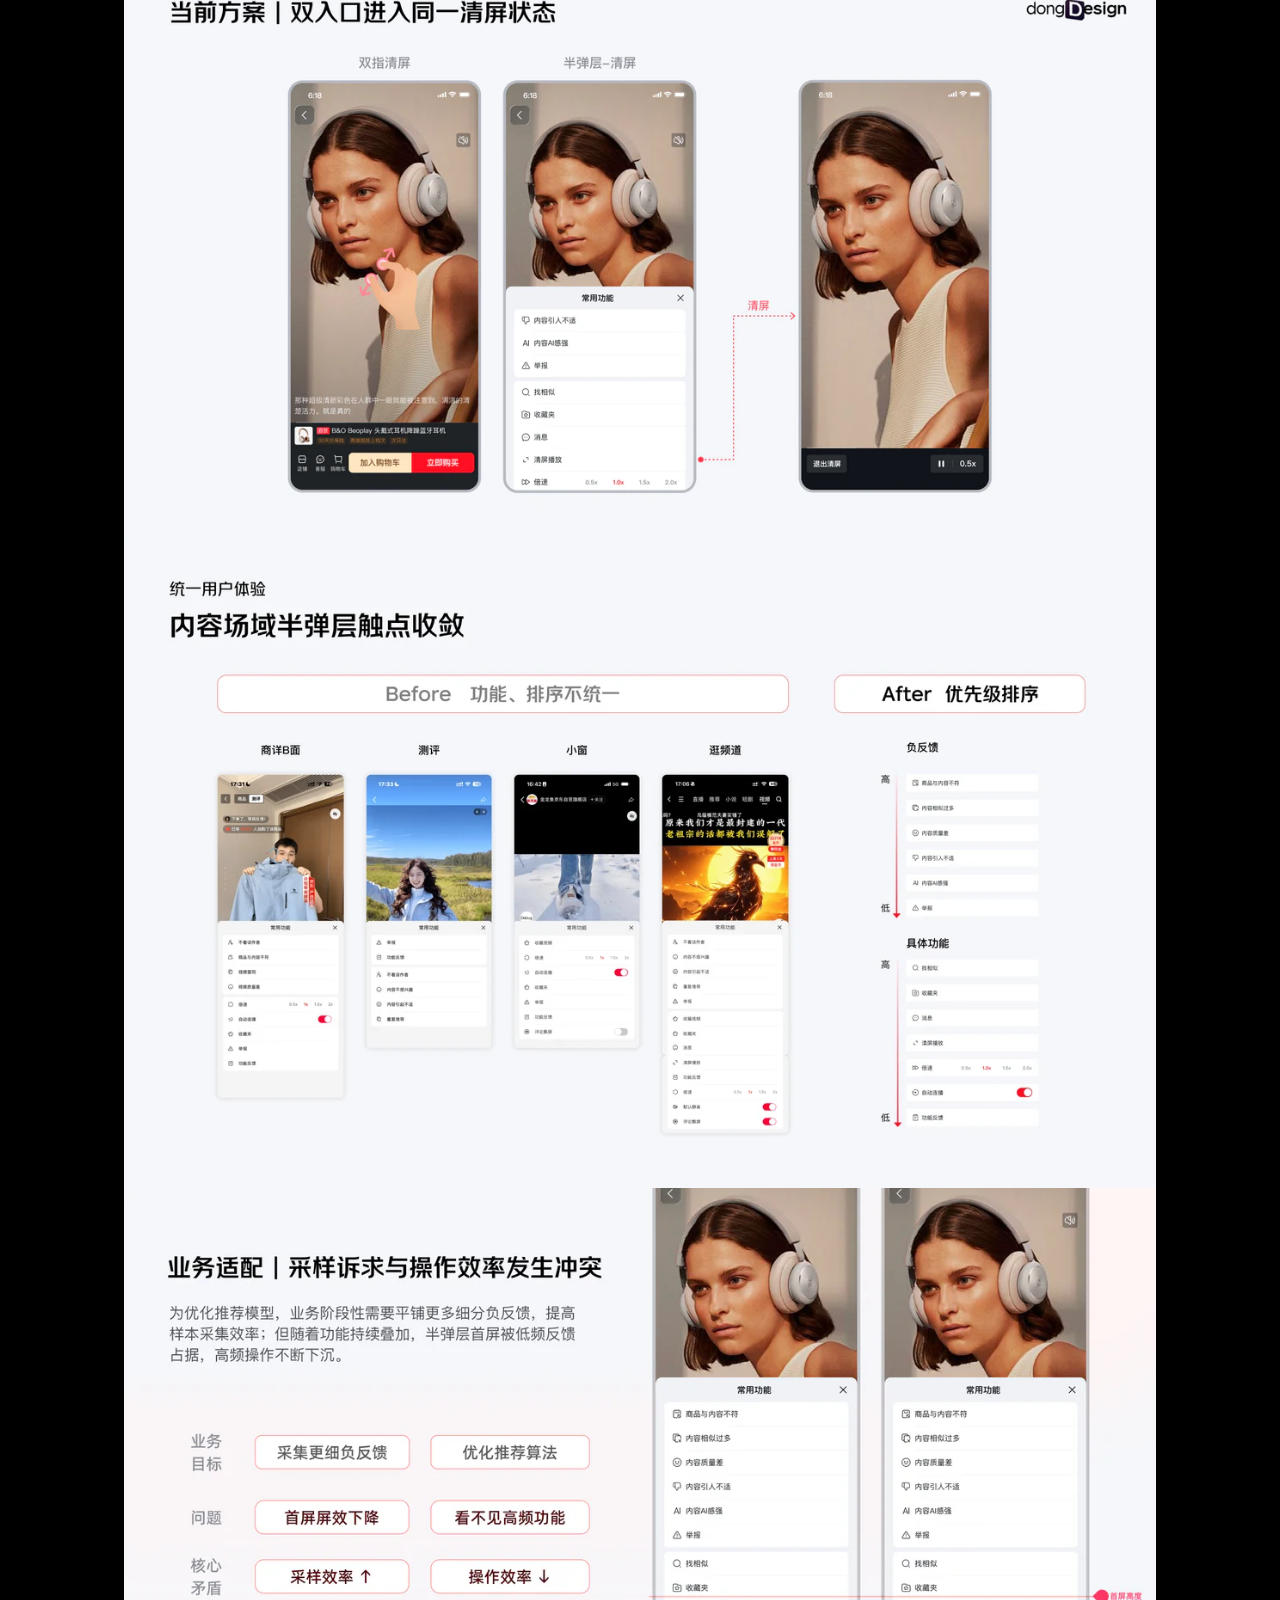
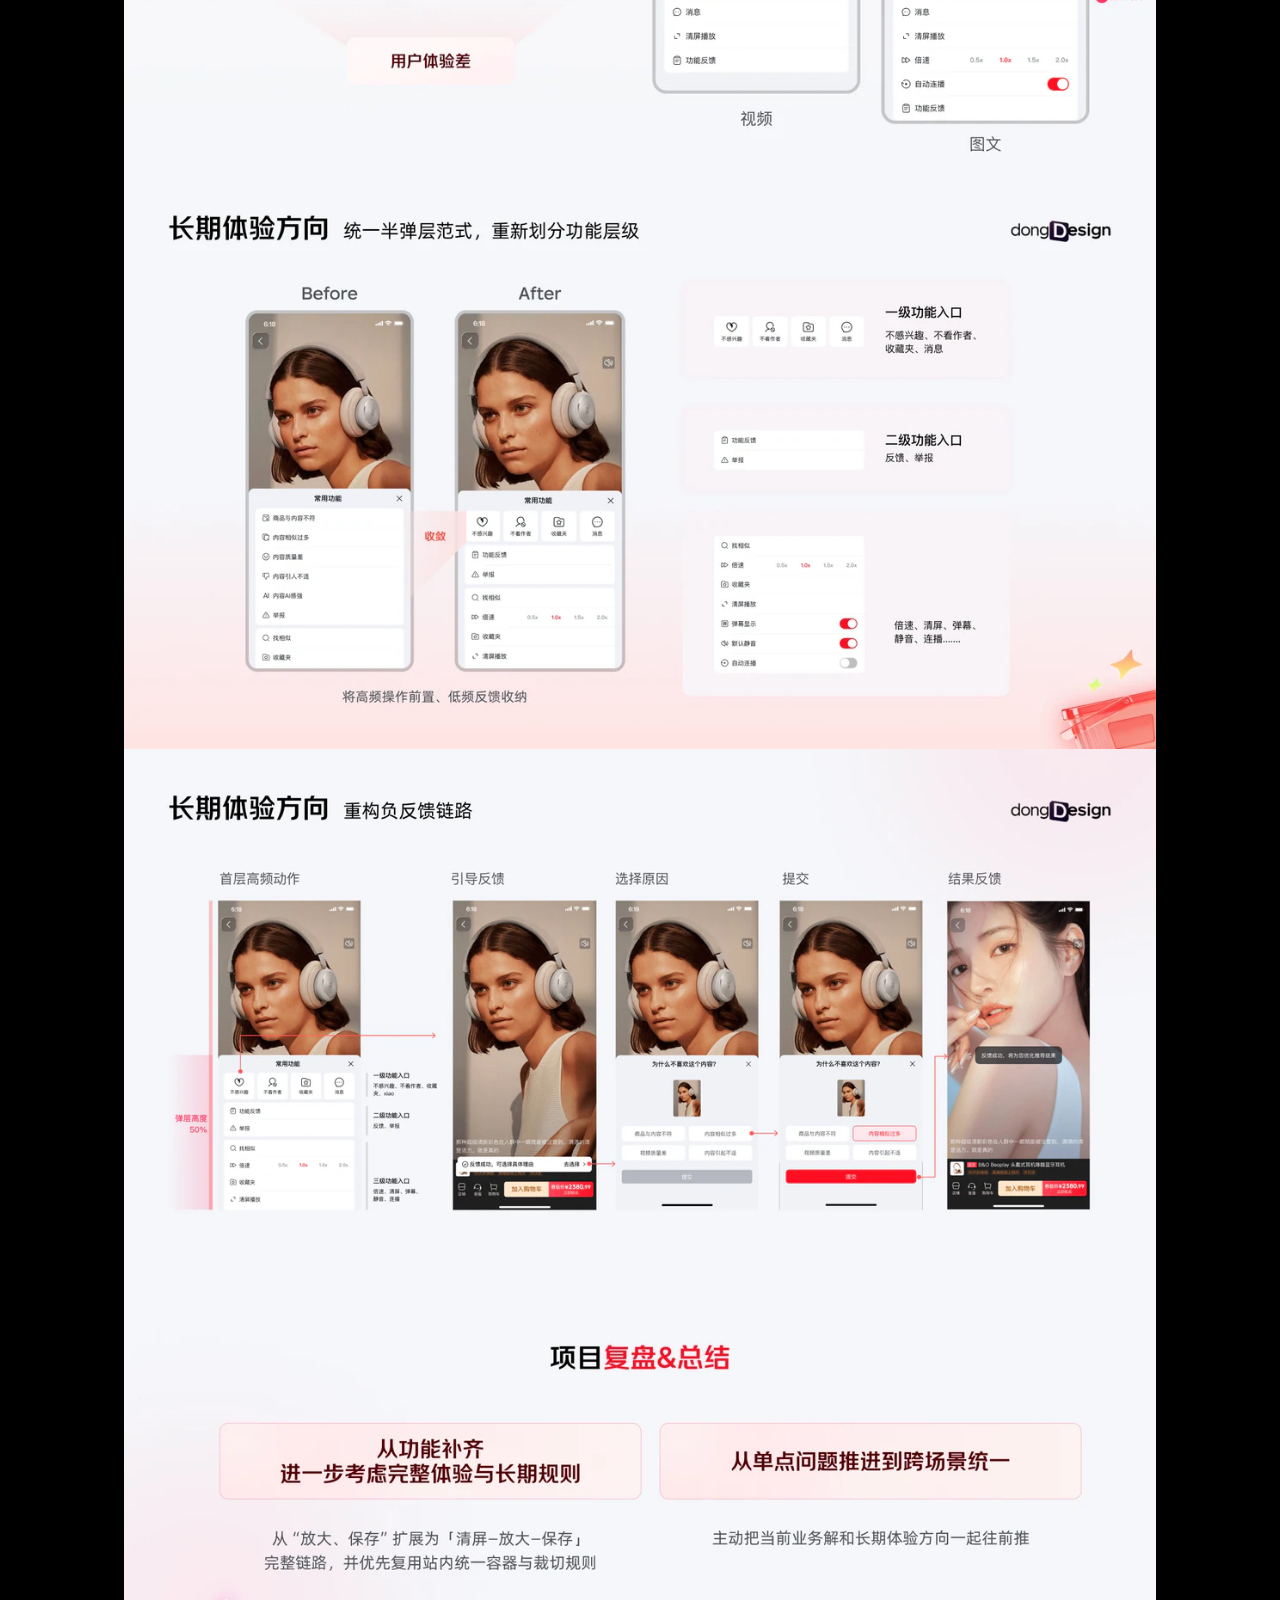
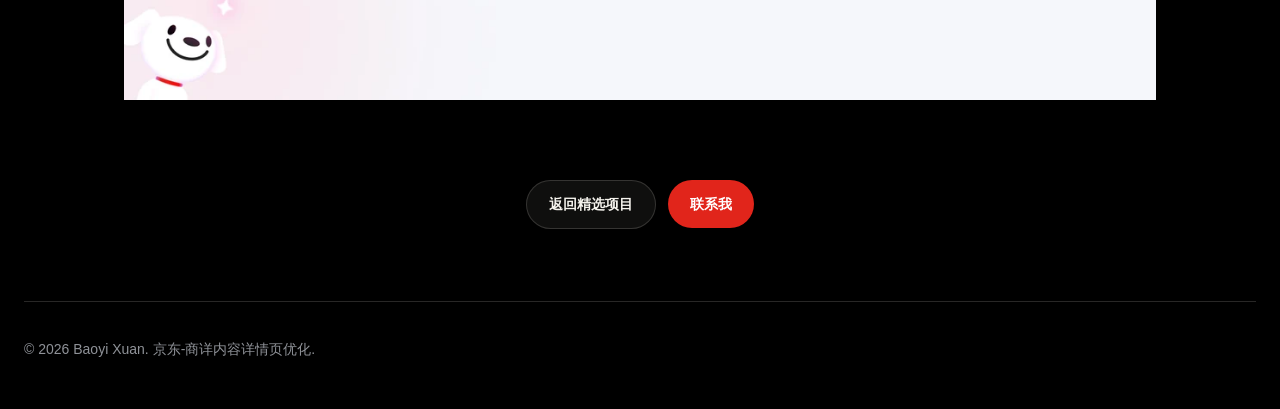
<file: project-jd-detail.html>
<!DOCTYPE html>
<html lang="zh-CN">
<head>
  <meta charset="UTF-8" />
  <meta name="viewport" content="width=device-width, initial-scale=1.0" />
  <meta name="description" content="京东商详内容详情页优化项目，围绕内容呈现和基础功能补齐展开设计迭代。" />
  <title>京东-商详内容详情页优化 · JD Product Detail</title>
  <link rel="stylesheet" href="styles.css" />
</head>
<body class="project-jd-detail">
  <header class="site-header">
    <a class="brand" href="index.html" aria-label="返回主页" data-tooltip="返回主页">
      <span class="brand-mark" aria-hidden="true"><svg viewBox="0 0 24 24" focusable="false"><path d="m3 10 9-7 9 7v10a1 1 0 0 1-1 1h-5v-6H9v6H4a1 1 0 0 1-1-1V10Z" /></svg></span>
    </a>
    <nav class="site-nav" aria-label="项目页导航">
      <a href="index.html#projects">Projects</a>
      <a href="index.html#contact">Contact</a>
    </nav>
  </header>

  <main>
    <section class="project-hero section-grid">
      <div>
        <p class="eyebrow">JD E-COMMERCE · PRODUCT DETAIL</p>
        <h1 class="project-title"><span>京东零售日常需求</span></h1>
      </div>
    </section>

    <div class="case-longform">
      <figure><picture class="responsive-media">
        <source type="image/webp" srcset="assets/jd-video/video-01-1200w.webp 1200w, assets/jd-video/video-01-1920w.webp 1920w" sizes="(max-width: 1200px) 100vw, 1200px" />
        <img src="assets/jd-video/video-01-1200w.webp" srcset="assets/jd-video/video-01-1200w.webp 1200w, assets/jd-video/video-01-1920w.webp 1920w" sizes="(max-width: 1200px) 100vw, 1200px" alt="京东逛视频项目封面" loading="eager" fetchpriority="high" decoding="async" width="1200" height="675" />
      </picture></figure>
      <figure><picture class="responsive-media">
        <source type="image/webp" srcset="assets/jd-video/video-02-1200w.webp 1200w, assets/jd-video/video-02-1920w.webp 1920w" sizes="(max-width: 1200px) 100vw, 1200px" />
        <img src="assets/jd-video/video-02-1200w.webp" srcset="assets/jd-video/video-02-1200w.webp 1200w, assets/jd-video/video-02-1920w.webp 1920w" sizes="(max-width: 1200px) 100vw, 1200px" alt="京东逛视频项目背景与问题" loading="lazy" decoding="async" width="1200" height="675" />
      </picture></figure>
      <figure><picture class="responsive-media">
        <source type="image/webp" srcset="assets/jd-video/video-03-1200w.webp 1200w, assets/jd-video/video-03-1920w.webp 1920w" sizes="(max-width: 1200px) 100vw, 1200px" />
        <img src="assets/jd-video/video-03-1200w.webp" srcset="assets/jd-video/video-03-1200w.webp 1200w, assets/jd-video/video-03-1920w.webp 1920w" sizes="(max-width: 1200px) 100vw, 1200px" alt="京东逛视频背景问题分析" loading="lazy" decoding="async" width="1200" height="741" />
      </picture></figure>
      <figure><picture class="responsive-media">
        <source type="image/webp" srcset="assets/jd-video/video-04-1200w.webp 1200w, assets/jd-video/video-04-1920w.webp 1920w" sizes="(max-width: 1200px) 100vw, 1200px" />
        <img src="assets/jd-video/video-04-1200w.webp" srcset="assets/jd-video/video-04-1200w.webp 1200w, assets/jd-video/video-04-1920w.webp 1920w" sizes="(max-width: 1200px) 100vw, 1200px" alt="京东逛视频竞品分析" loading="lazy" decoding="async" width="1200" height="747" />
      </picture></figure>
      <figure><picture class="responsive-media">
        <source type="image/webp" srcset="assets/jd-video/video-05-1200w.webp 1200w, assets/jd-video/video-05-1920w.webp 1920w" sizes="(max-width: 1200px) 100vw, 1200px" />
        <img src="assets/jd-video/video-05-1200w.webp" srcset="assets/jd-video/video-05-1200w.webp 1200w, assets/jd-video/video-05-1920w.webp 1920w" sizes="(max-width: 1200px) 100vw, 1200px" alt="京东逛视频设计策略" loading="lazy" decoding="async" width="1200" height="675" />
      </picture></figure>
      <figure><picture class="responsive-media">
        <source type="image/webp" srcset="assets/jd-video/video-06-1200w.webp 1200w, assets/jd-video/video-06-1920w.webp 1920w" sizes="(max-width: 1200px) 100vw, 1200px" />
        <img src="assets/jd-video/video-06-1200w.webp" srcset="assets/jd-video/video-06-1200w.webp 1200w, assets/jd-video/video-06-1920w.webp 1920w" sizes="(max-width: 1200px) 100vw, 1200px" alt="京东逛视频内容体验策略" loading="lazy" decoding="async" width="1200" height="784" />
      </picture></figure>
      <figure><picture class="responsive-media">
        <source type="image/webp" srcset="assets/jd-video/video-07-1200w.webp 1200w, assets/jd-video/video-07-1920w.webp 1920w" sizes="(max-width: 1200px) 100vw, 1200px" />
        <img src="assets/jd-video/video-07-1200w.webp" srcset="assets/jd-video/video-07-1200w.webp 1200w, assets/jd-video/video-07-1920w.webp 1920w" sizes="(max-width: 1200px) 100vw, 1200px" alt="京东逛视频商品理解策略" loading="lazy" decoding="async" width="1200" height="742" />
      </picture></figure>
      <figure><picture class="responsive-media">
        <source type="image/webp" srcset="assets/jd-video/video-08-1200w.webp 1200w, assets/jd-video/video-08-1920w.webp 1920w" sizes="(max-width: 1200px) 100vw, 1200px" />
        <img src="assets/jd-video/video-08-1200w.webp" srcset="assets/jd-video/video-08-1200w.webp 1200w, assets/jd-video/video-08-1920w.webp 1920w" sizes="(max-width: 1200px) 100vw, 1200px" alt="京东逛视频商品理解方案" loading="lazy" decoding="async" width="1200" height="727" />
      </picture></figure>
      <figure><picture class="responsive-media">
        <source type="image/webp" srcset="assets/jd-video/video-09-1200w.webp 1200w, assets/jd-video/video-09-1920w.webp 1920w" sizes="(max-width: 1200px) 100vw, 1200px" />
        <img src="assets/jd-video/video-09-1200w.webp" srcset="assets/jd-video/video-09-1200w.webp 1200w, assets/jd-video/video-09-1920w.webp 1920w" sizes="(max-width: 1200px) 100vw, 1200px" alt="京东逛视频多方案选择" loading="lazy" decoding="async" width="1200" height="801" />
      </picture></figure>
      <figure><picture class="responsive-media">
        <source type="image/webp" srcset="assets/jd-video/video-10-1200w.webp 1200w, assets/jd-video/video-10-1920w.webp 1920w" sizes="(max-width: 1200px) 100vw, 1200px" />
        <img src="assets/jd-video/video-10-1200w.webp" srcset="assets/jd-video/video-10-1200w.webp 1200w, assets/jd-video/video-10-1920w.webp 1920w" sizes="(max-width: 1200px) 100vw, 1200px" alt="京东逛视频策略三" loading="lazy" decoding="async" width="1200" height="1298" />
      </picture></figure>
      <figure><picture class="responsive-media">
        <source type="image/webp" srcset="assets/jd-video/video-11-1200w.webp 1200w, assets/jd-video/video-11-1920w.webp 1920w" sizes="(max-width: 1200px) 100vw, 1200px" />
        <img src="assets/jd-video/video-11-1200w.webp" srcset="assets/jd-video/video-11-1200w.webp 1200w, assets/jd-video/video-11-1920w.webp 1920w" sizes="(max-width: 1200px) 100vw, 1200px" alt="京东逛视频项目复盘" loading="lazy" decoding="async" width="1200" height="508" />
      </picture></figure>
      <figure><picture class="responsive-media">
        <source type="image/webp" srcset="assets/jd-detail/detail-01-1200w.webp 1200w, assets/jd-detail/detail-01-1920w.webp 1920w" sizes="(max-width: 1200px) 100vw, 1200px" />
        <img src="assets/jd-detail/detail-01-1200w.webp" srcset="assets/jd-detail/detail-01-1200w.webp 1200w, assets/jd-detail/detail-01-1920w.webp 1920w" sizes="(max-width: 1200px) 100vw, 1200px" alt="京东商详内容详情页基础功能补齐封面" loading="lazy" decoding="async" width="1200" height="349" />
      </picture></figure>
      <figure><picture class="responsive-media">
        <source type="image/webp" srcset="assets/jd-detail/detail-02-1200w.webp 1200w, assets/jd-detail/detail-02-1920w.webp 1920w" sizes="(max-width: 1200px) 100vw, 1200px" />
        <img src="assets/jd-detail/detail-02-1200w.webp" srcset="assets/jd-detail/detail-02-1200w.webp 1200w, assets/jd-detail/detail-02-1920w.webp 1920w" sizes="(max-width: 1200px) 100vw, 1200px" alt="京东商详内容详情页项目背景" loading="lazy" decoding="async" width="1200" height="675" />
      </picture></figure>
      <figure><picture class="responsive-media">
        <source type="image/webp" srcset="assets/jd-detail/detail-03-1200w.webp 1200w, assets/jd-detail/detail-03-1920w.webp 1920w" sizes="(max-width: 1200px) 100vw, 1200px" />
        <img src="assets/jd-detail/detail-03-1200w.webp" srcset="assets/jd-detail/detail-03-1200w.webp 1200w, assets/jd-detail/detail-03-1920w.webp 1920w" sizes="(max-width: 1200px) 100vw, 1200px" alt="京东商详基础功能补齐" loading="lazy" decoding="async" width="1200" height="1564" />
      </picture></figure>
      <figure><picture class="responsive-media">
        <source type="image/webp" srcset="assets/jd-detail/detail-04-1200w.webp 1200w, assets/jd-detail/detail-04-1920w.webp 1920w" sizes="(max-width: 1200px) 100vw, 1200px" />
        <img src="assets/jd-detail/detail-04-1200w.webp" srcset="assets/jd-detail/detail-04-1200w.webp 1200w, assets/jd-detail/detail-04-1920w.webp 1920w" sizes="(max-width: 1200px) 100vw, 1200px" alt="京东商详方案选择" loading="lazy" decoding="async" width="1200" height="878" />
      </picture></figure>
      <figure><picture class="responsive-media">
        <source type="image/webp" srcset="assets/jd-detail/detail-05-1200w.webp 1200w, assets/jd-detail/detail-05-1920w.webp 1920w" sizes="(max-width: 1200px) 100vw, 1200px" />
        <img src="assets/jd-detail/detail-05-1200w.webp" srcset="assets/jd-detail/detail-05-1200w.webp 1200w, assets/jd-detail/detail-05-1920w.webp 1920w" sizes="(max-width: 1200px) 100vw, 1200px" alt="京东商详功能设计过程" loading="lazy" decoding="async" width="1200" height="675" />
      </picture></figure>
      <figure><picture class="responsive-media">
        <source type="image/webp" srcset="assets/jd-detail/detail-06-1200w.webp 1200w, assets/jd-detail/detail-06-1920w.webp 1920w" sizes="(max-width: 1200px) 100vw, 1200px" />
        <img src="assets/jd-detail/detail-06-1200w.webp" srcset="assets/jd-detail/detail-06-1200w.webp 1200w, assets/jd-detail/detail-06-1920w.webp 1920w" sizes="(max-width: 1200px) 100vw, 1200px" alt="京东商详双入口设计" loading="lazy" decoding="async" width="1200" height="675" />
      </picture></figure>
      <figure><picture class="responsive-media">
        <source type="image/webp" srcset="assets/jd-detail/detail-07-1200w.webp 1200w, assets/jd-detail/detail-07-1920w.webp 1920w" sizes="(max-width: 1200px) 100vw, 1200px" />
        <img src="assets/jd-detail/detail-07-1200w.webp" srcset="assets/jd-detail/detail-07-1200w.webp 1200w, assets/jd-detail/detail-07-1920w.webp 1920w" sizes="(max-width: 1200px) 100vw, 1200px" alt="京东商详半弹层统一" loading="lazy" decoding="async" width="1200" height="758" />
      </picture></figure>
      <figure><picture class="responsive-media">
        <source type="image/webp" srcset="assets/jd-detail/detail-08-1200w.webp 1200w, assets/jd-detail/detail-08-1920w.webp 1920w" sizes="(max-width: 1200px) 100vw, 1200px" />
        <img src="assets/jd-detail/detail-08-1200w.webp" srcset="assets/jd-detail/detail-08-1200w.webp 1200w, assets/jd-detail/detail-08-1920w.webp 1920w" sizes="(max-width: 1200px) 100vw, 1200px" alt="京东商详业务适配" loading="lazy" decoding="async" width="1200" height="675" />
      </picture></figure>
      <figure><picture class="responsive-media">
        <source type="image/webp" srcset="assets/jd-detail/detail-09-1200w.webp 1200w, assets/jd-detail/detail-09-1920w.webp 1920w" sizes="(max-width: 1200px) 100vw, 1200px" />
        <img src="assets/jd-detail/detail-09-1200w.webp" srcset="assets/jd-detail/detail-09-1200w.webp 1200w, assets/jd-detail/detail-09-1920w.webp 1920w" sizes="(max-width: 1200px) 100vw, 1200px" alt="京东商详长期方向" loading="lazy" decoding="async" width="1200" height="675" />
      </picture></figure>
      <figure><picture class="responsive-media">
        <source type="image/webp" srcset="assets/jd-detail/detail-10-1200w.webp 1200w, assets/jd-detail/detail-10-1920w.webp 1920w" sizes="(max-width: 1200px) 100vw, 1200px" />
        <img src="assets/jd-detail/detail-10-1200w.webp" srcset="assets/jd-detail/detail-10-1200w.webp 1200w, assets/jd-detail/detail-10-1920w.webp 1920w" sizes="(max-width: 1200px) 100vw, 1200px" alt="京东商详长期方向设计" loading="lazy" decoding="async" width="1200" height="596" />
      </picture></figure>
      <figure><picture class="responsive-media">
        <source type="image/webp" srcset="assets/jd-detail/detail-11-1200w.webp 1200w, assets/jd-detail/detail-11-1920w.webp 1920w" sizes="(max-width: 1200px) 100vw, 1200px" />
        <img src="assets/jd-detail/detail-11-1200w.webp" srcset="assets/jd-detail/detail-11-1200w.webp 1200w, assets/jd-detail/detail-11-1920w.webp 1920w" sizes="(max-width: 1200px) 100vw, 1200px" alt="京东商详复盘反思" loading="lazy" decoding="async" width="1200" height="509" />
      </picture></figure>
    </div>

    <section class="next-project section">
      <a class="button secondary" href="index.html#projects">返回精选项目</a>
      <a class="button primary" href="mailto:hello@example.com">联系我</a>
    </section>
  </main>

  <footer class="site-footer">
    <p>© 2026 Baoyi Xuan. 京东-商详内容详情页优化.</p>
  </footer>
</body>
</html>
</file>
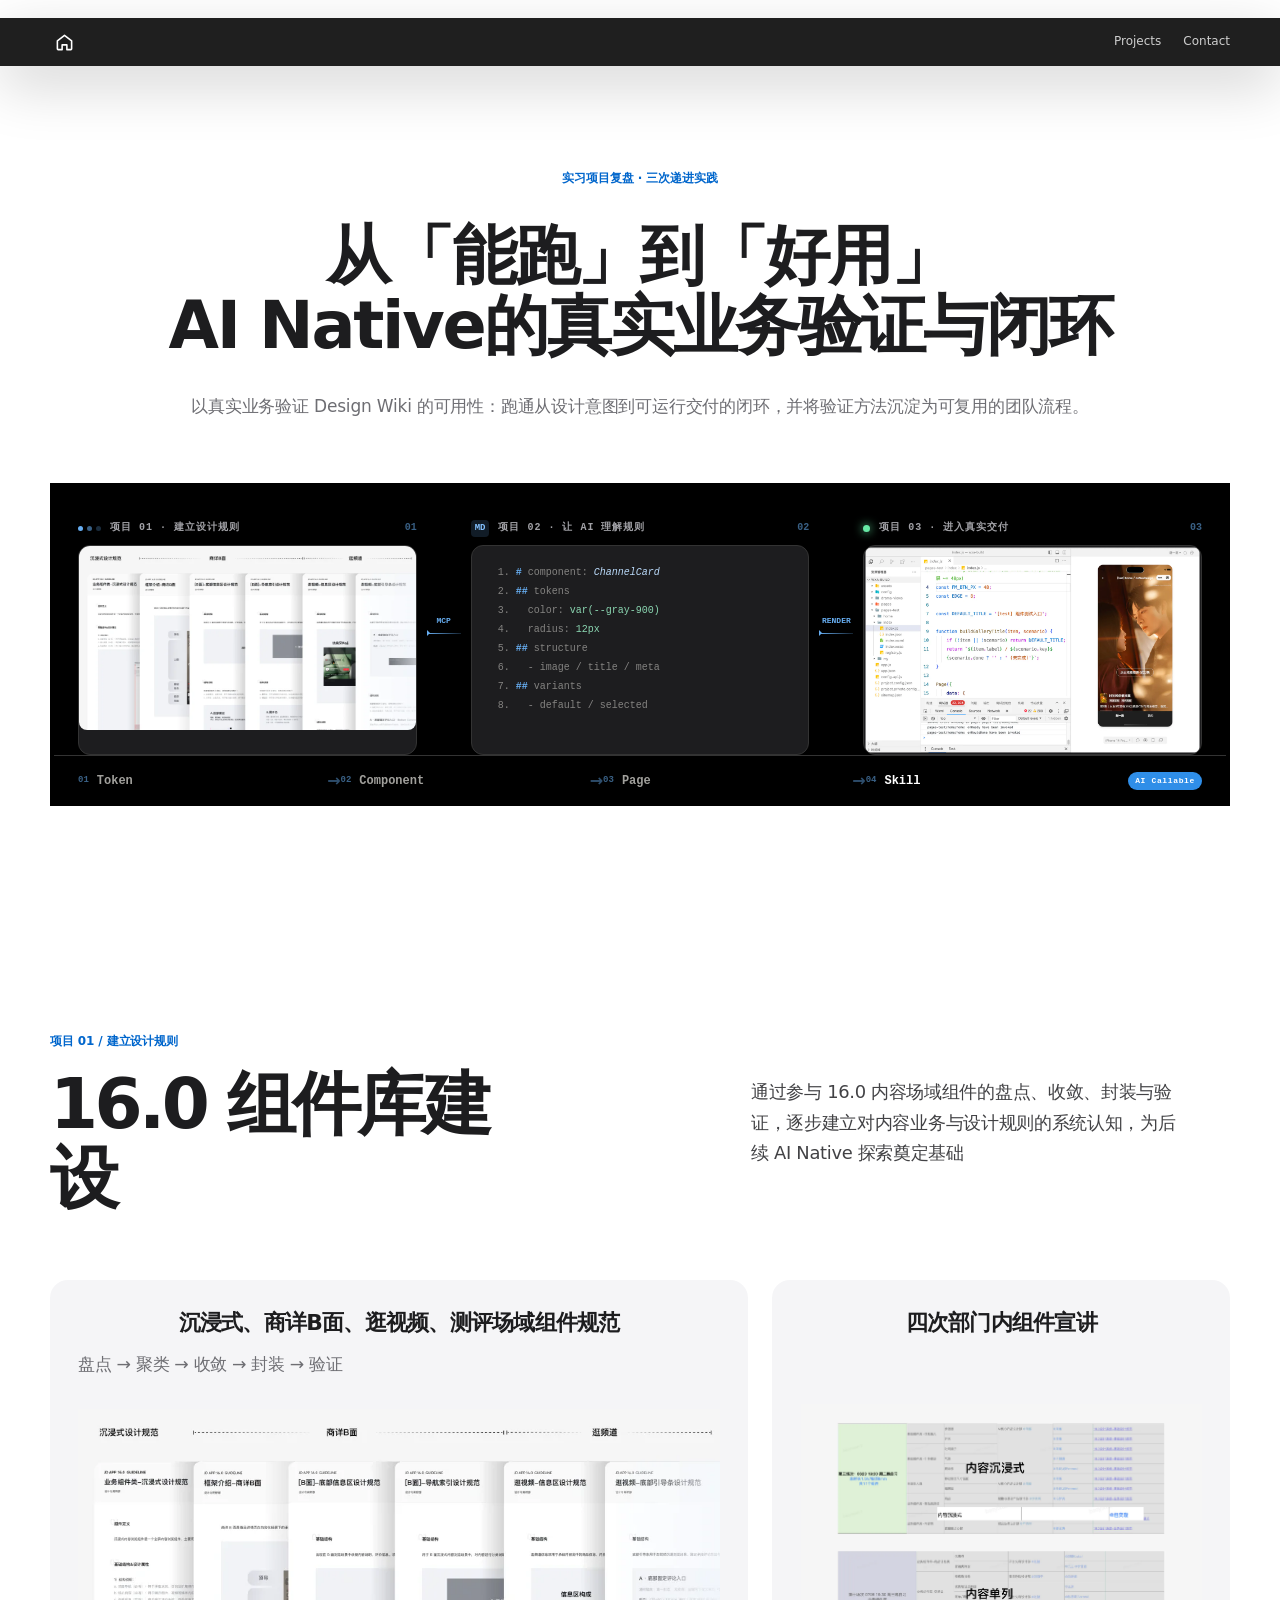
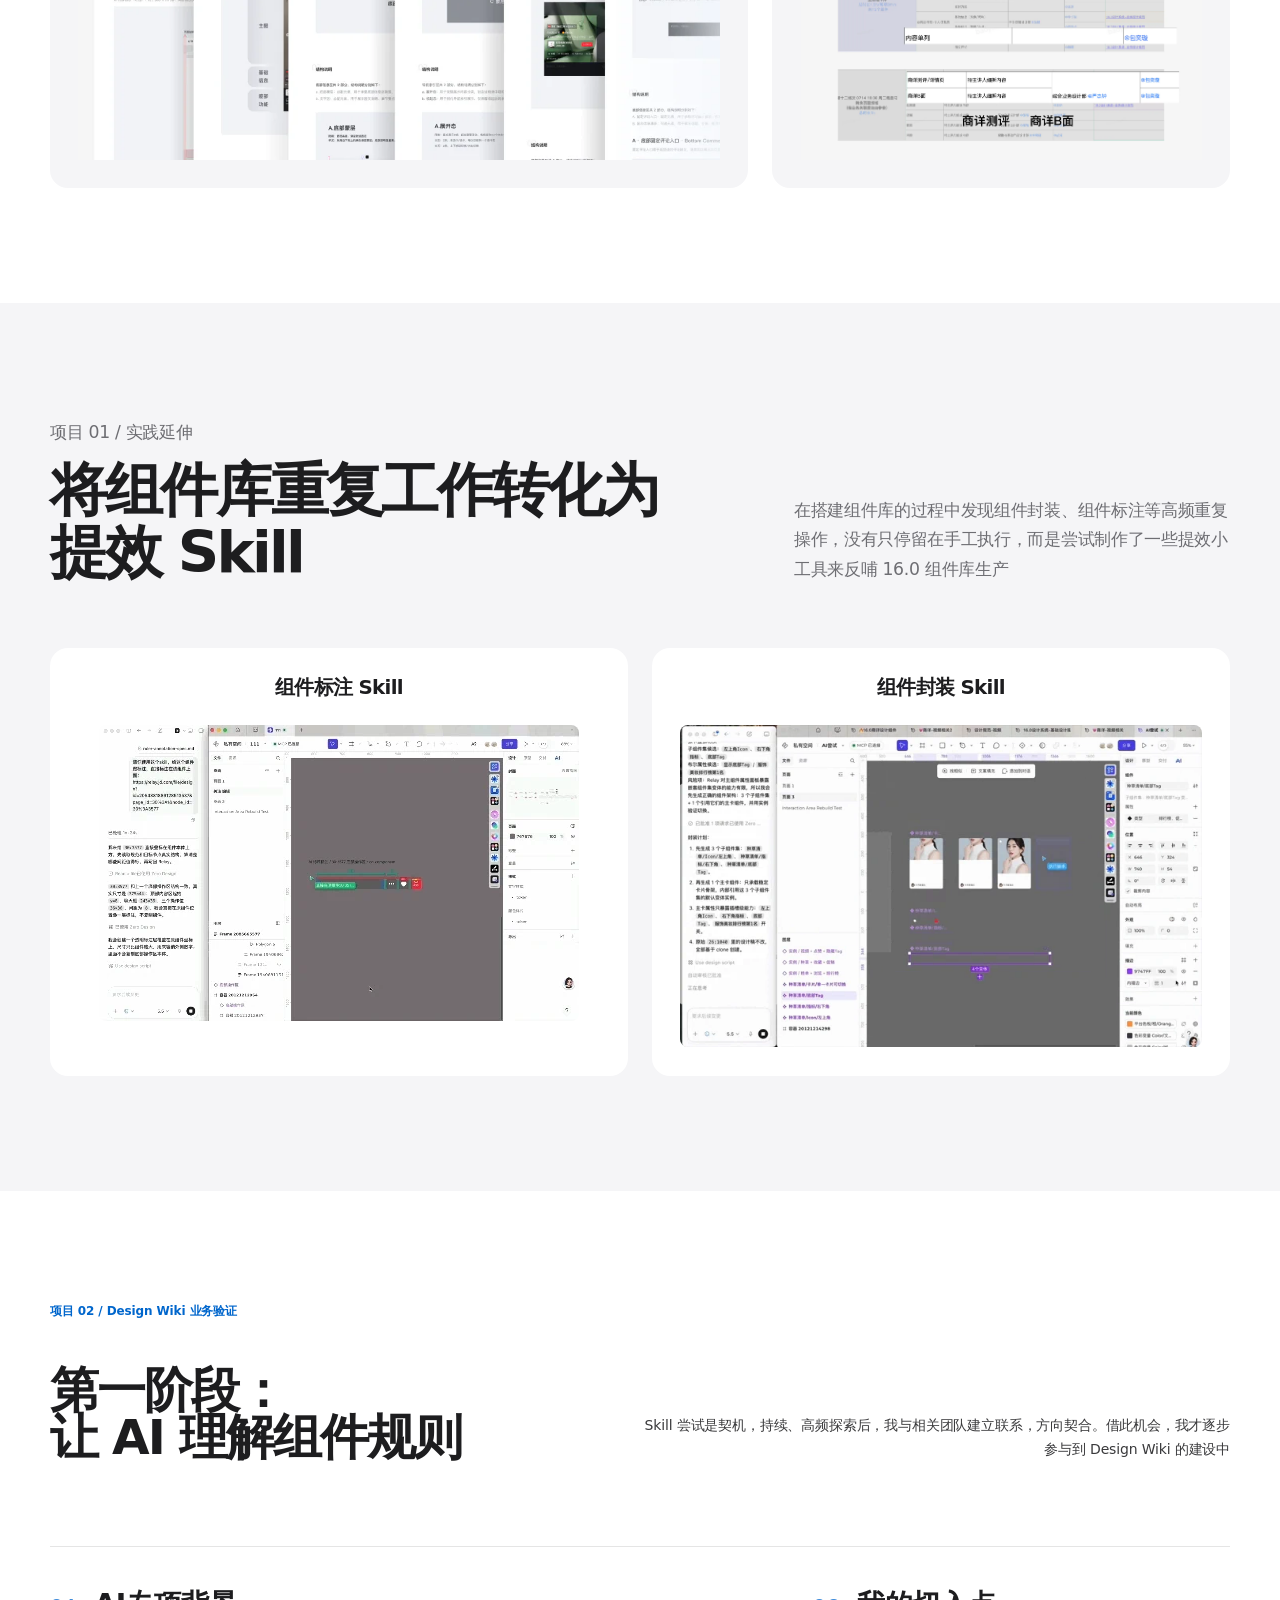
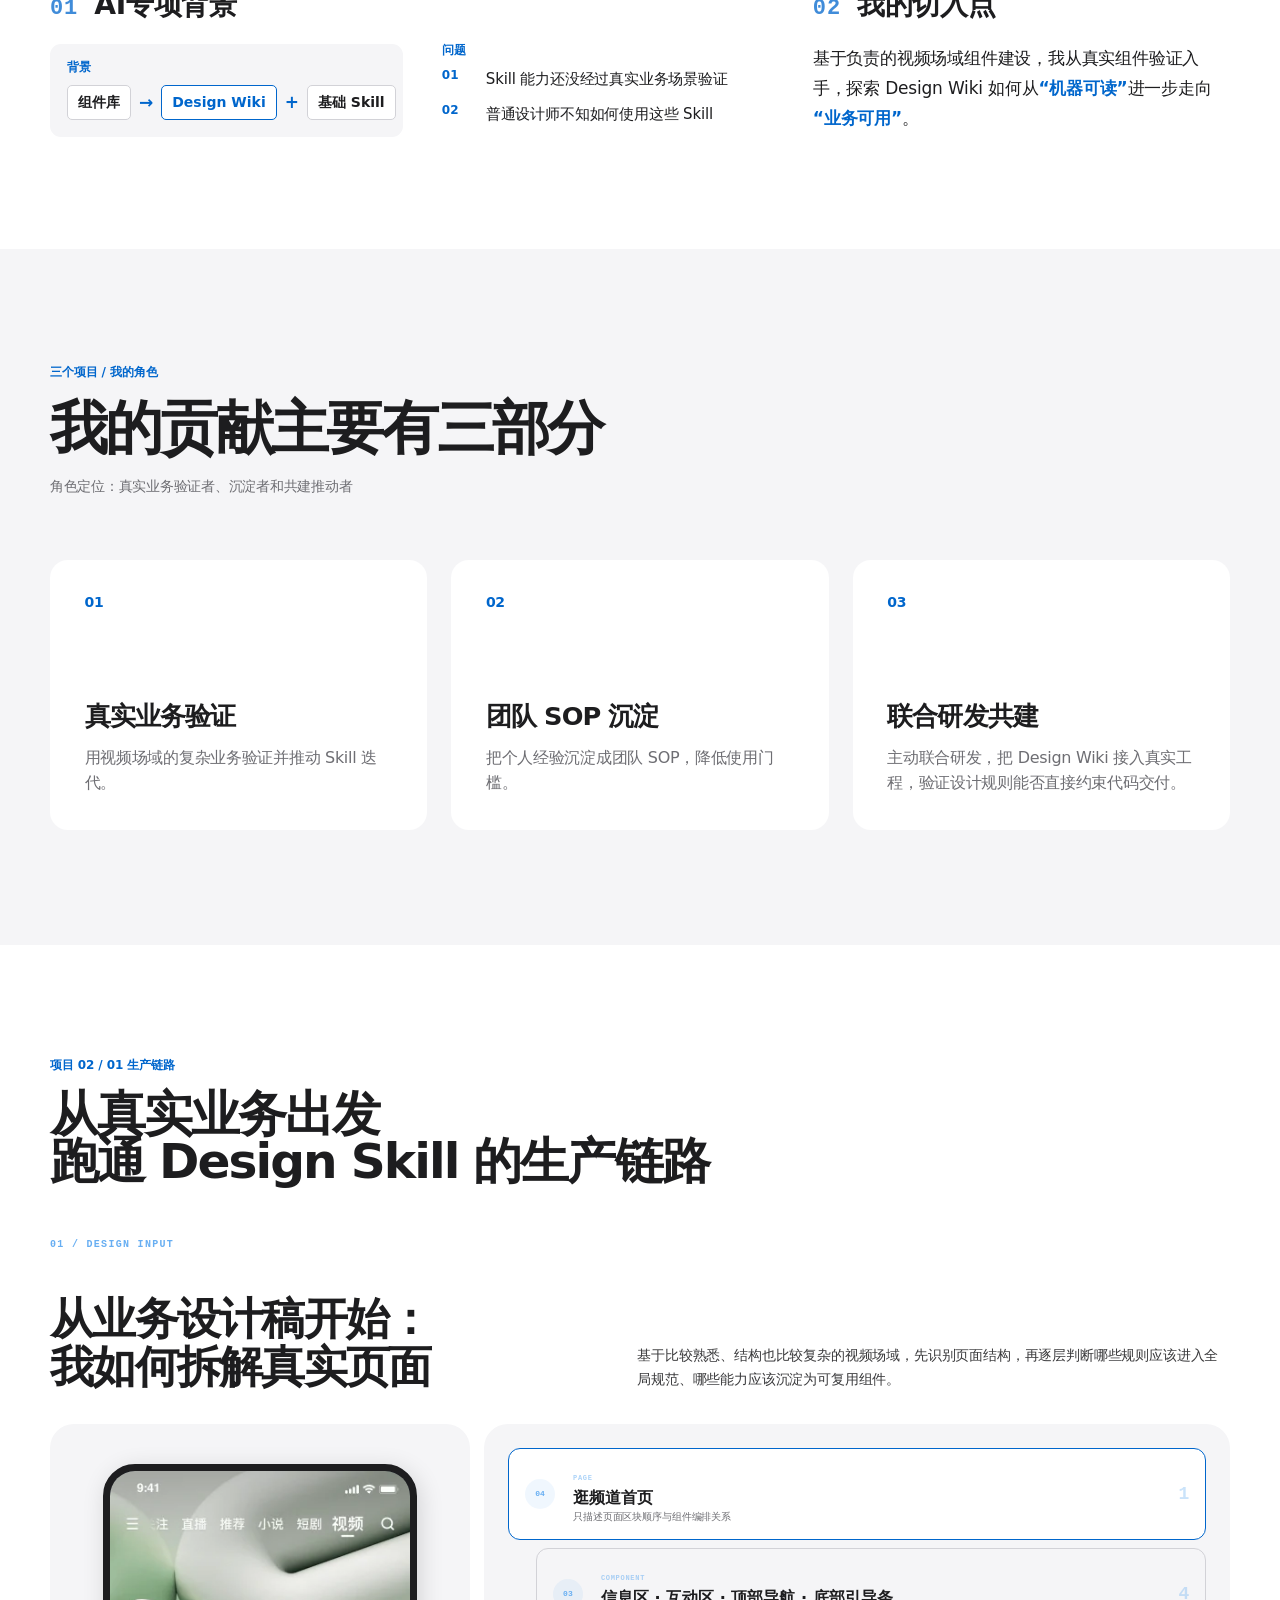
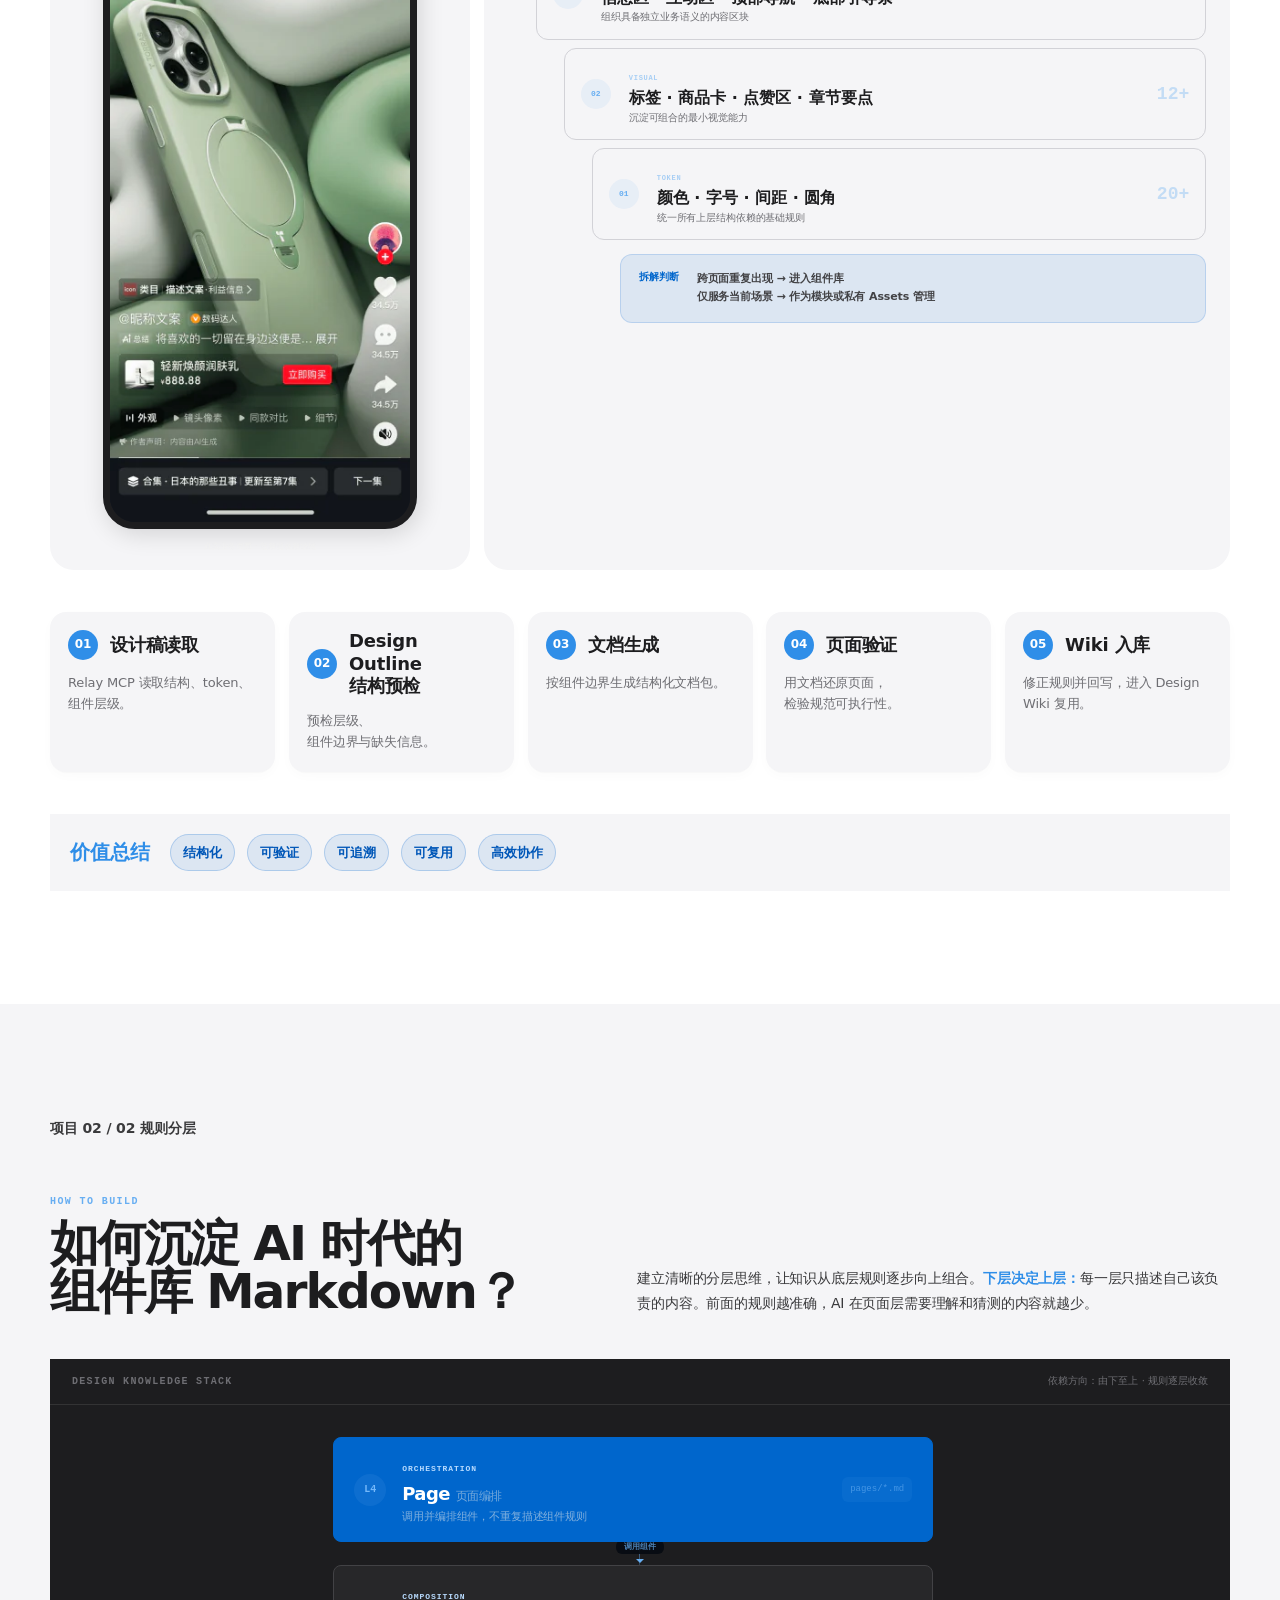
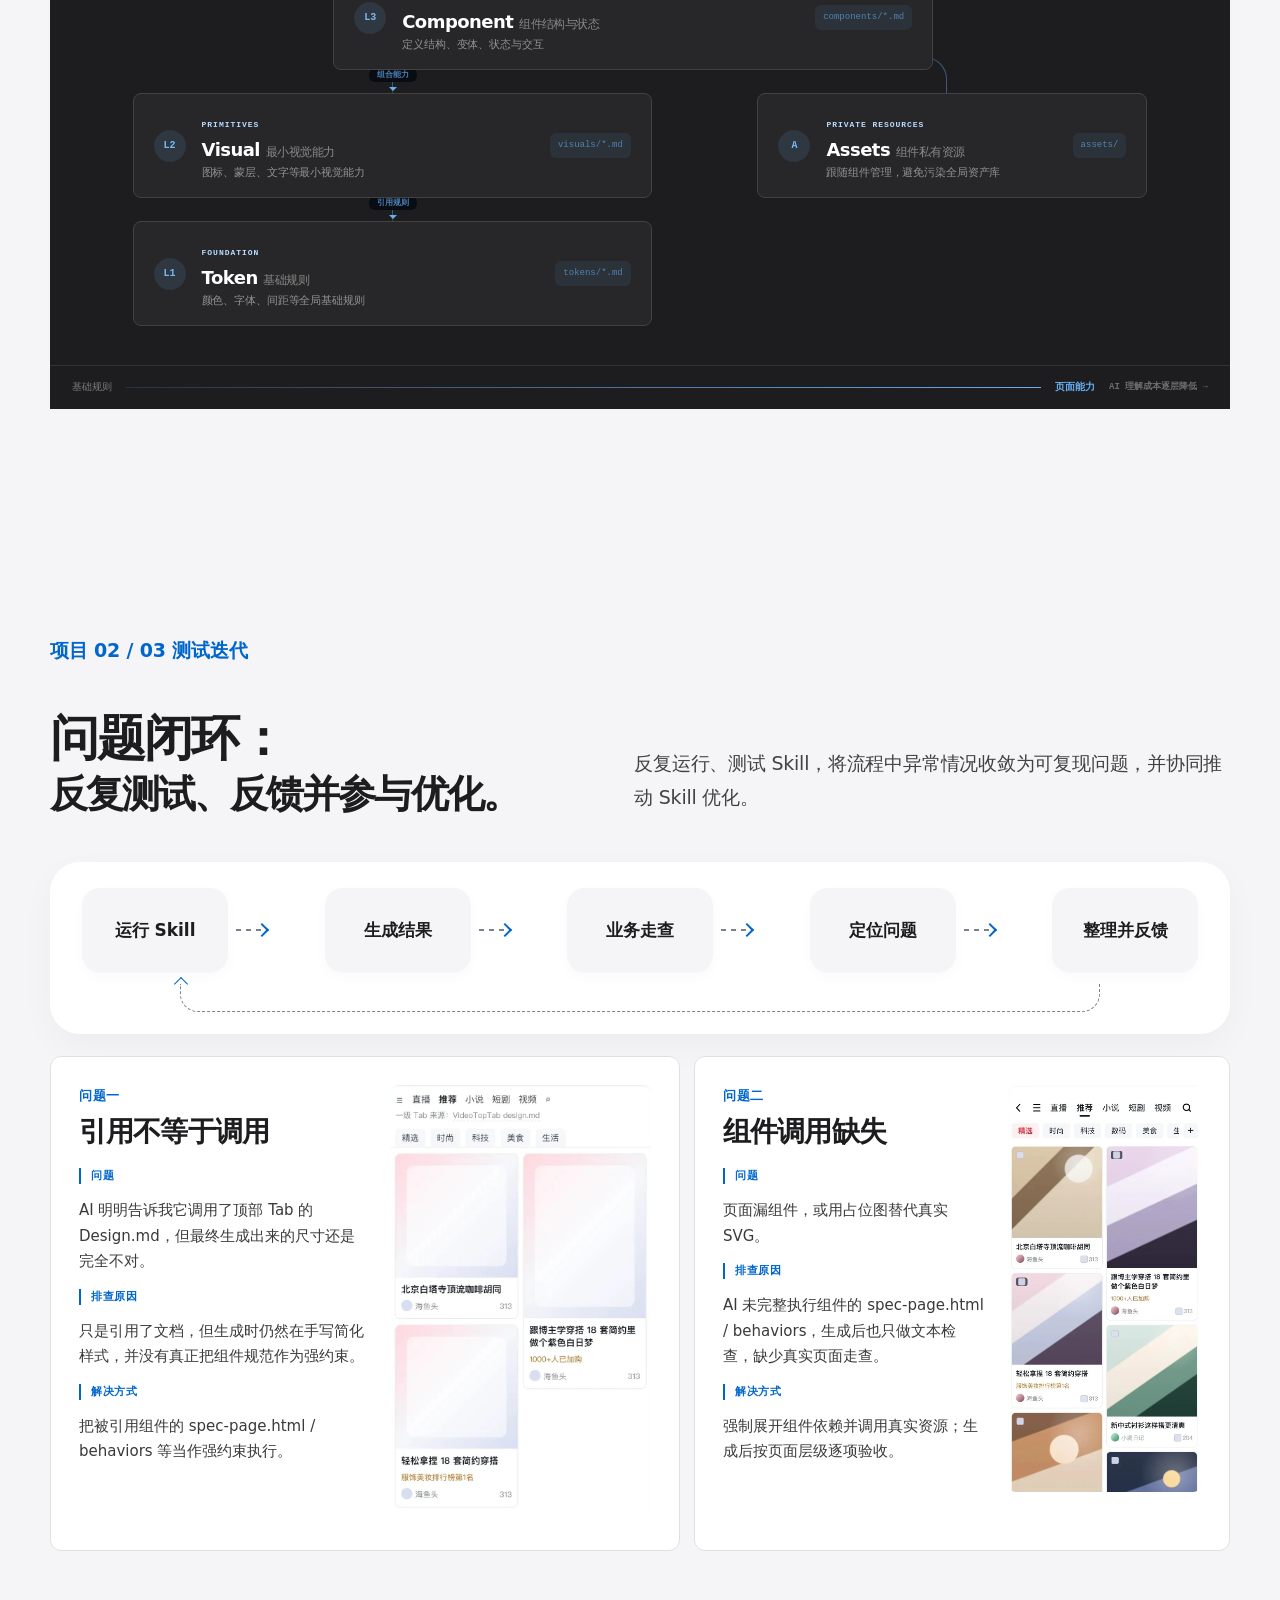
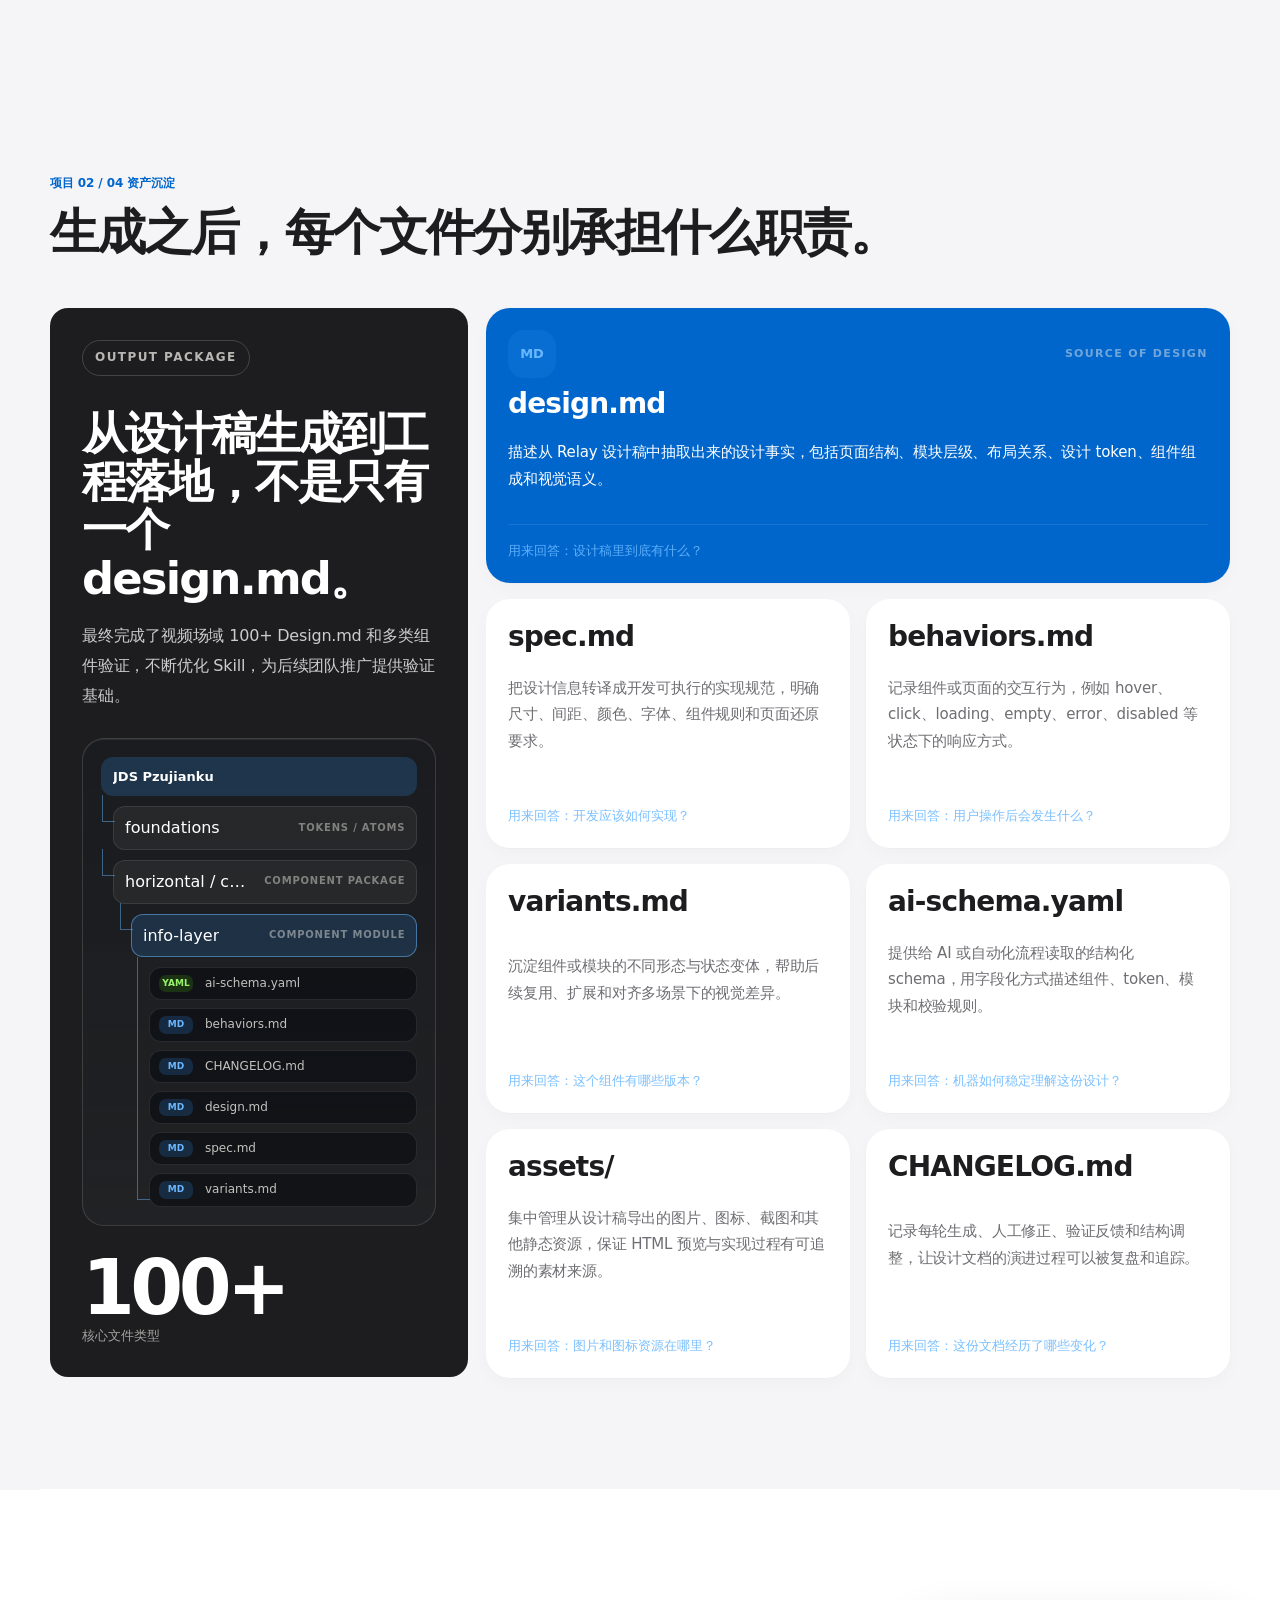
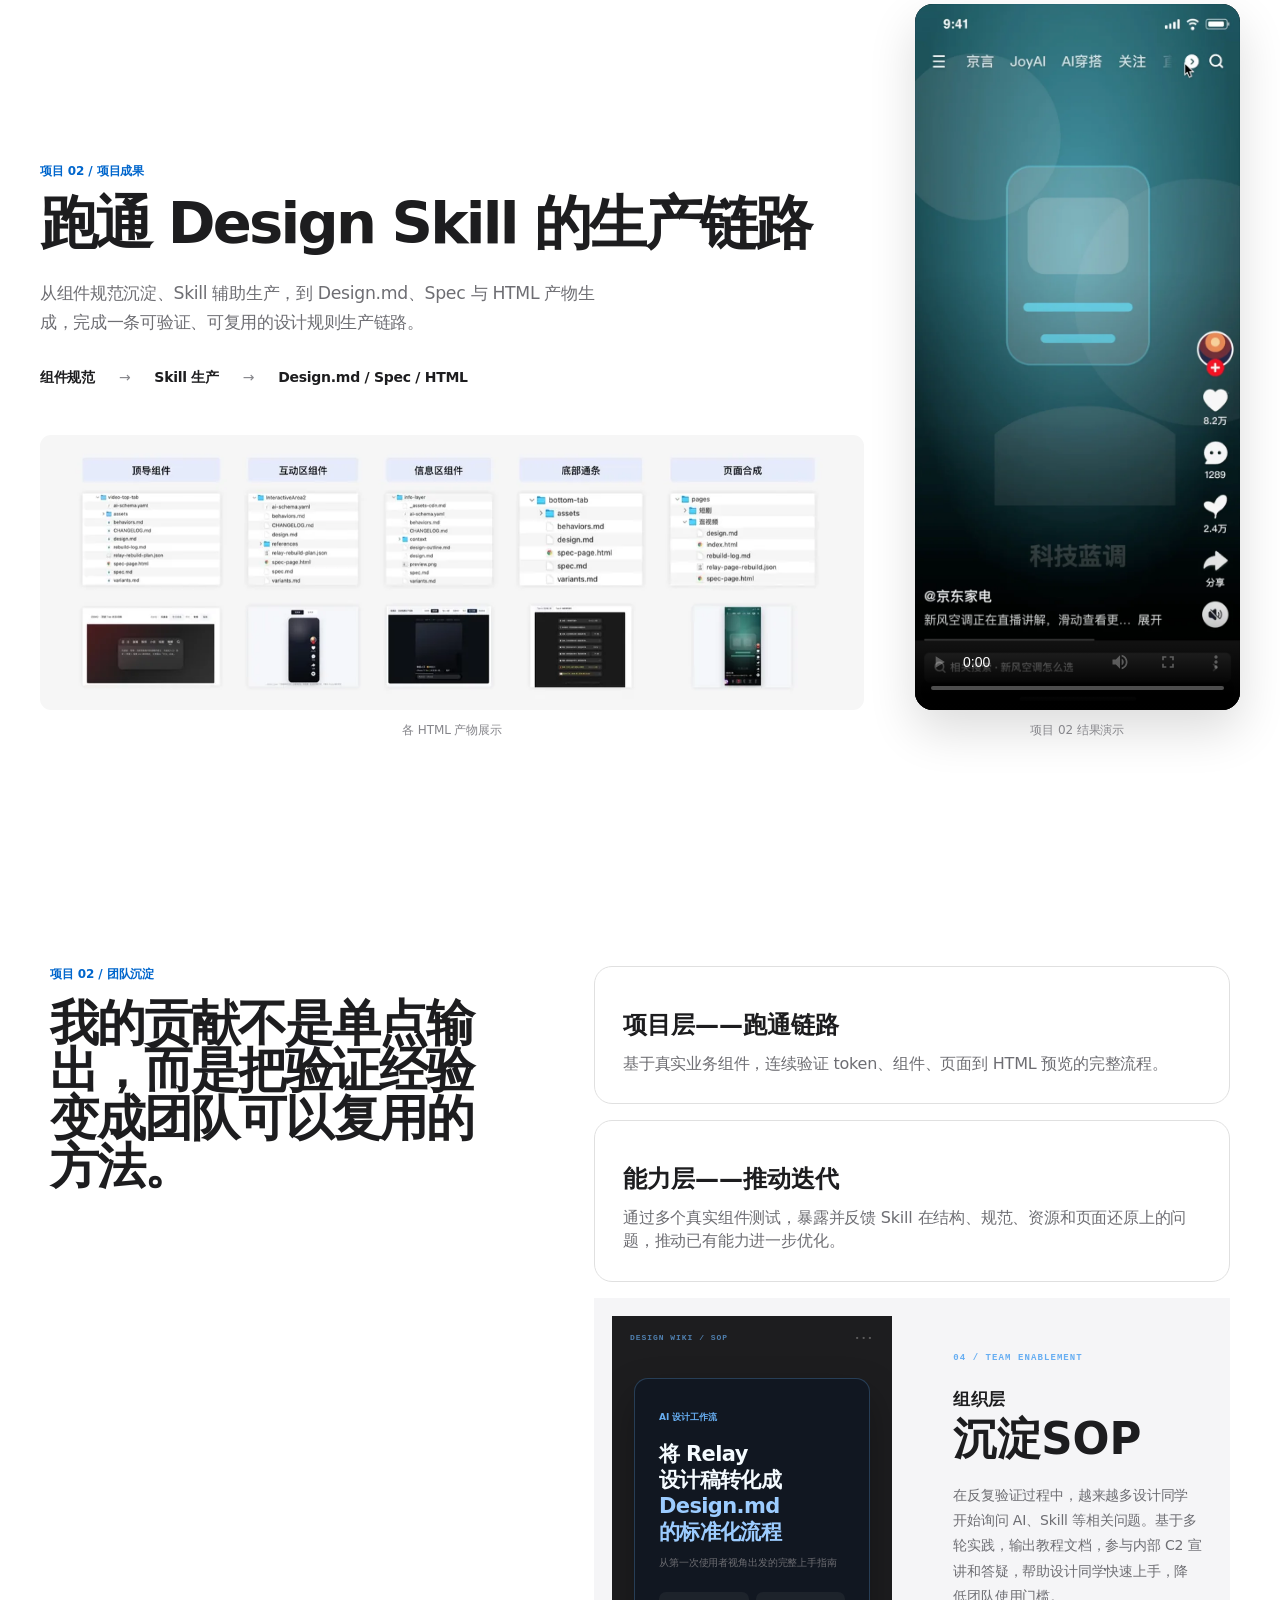
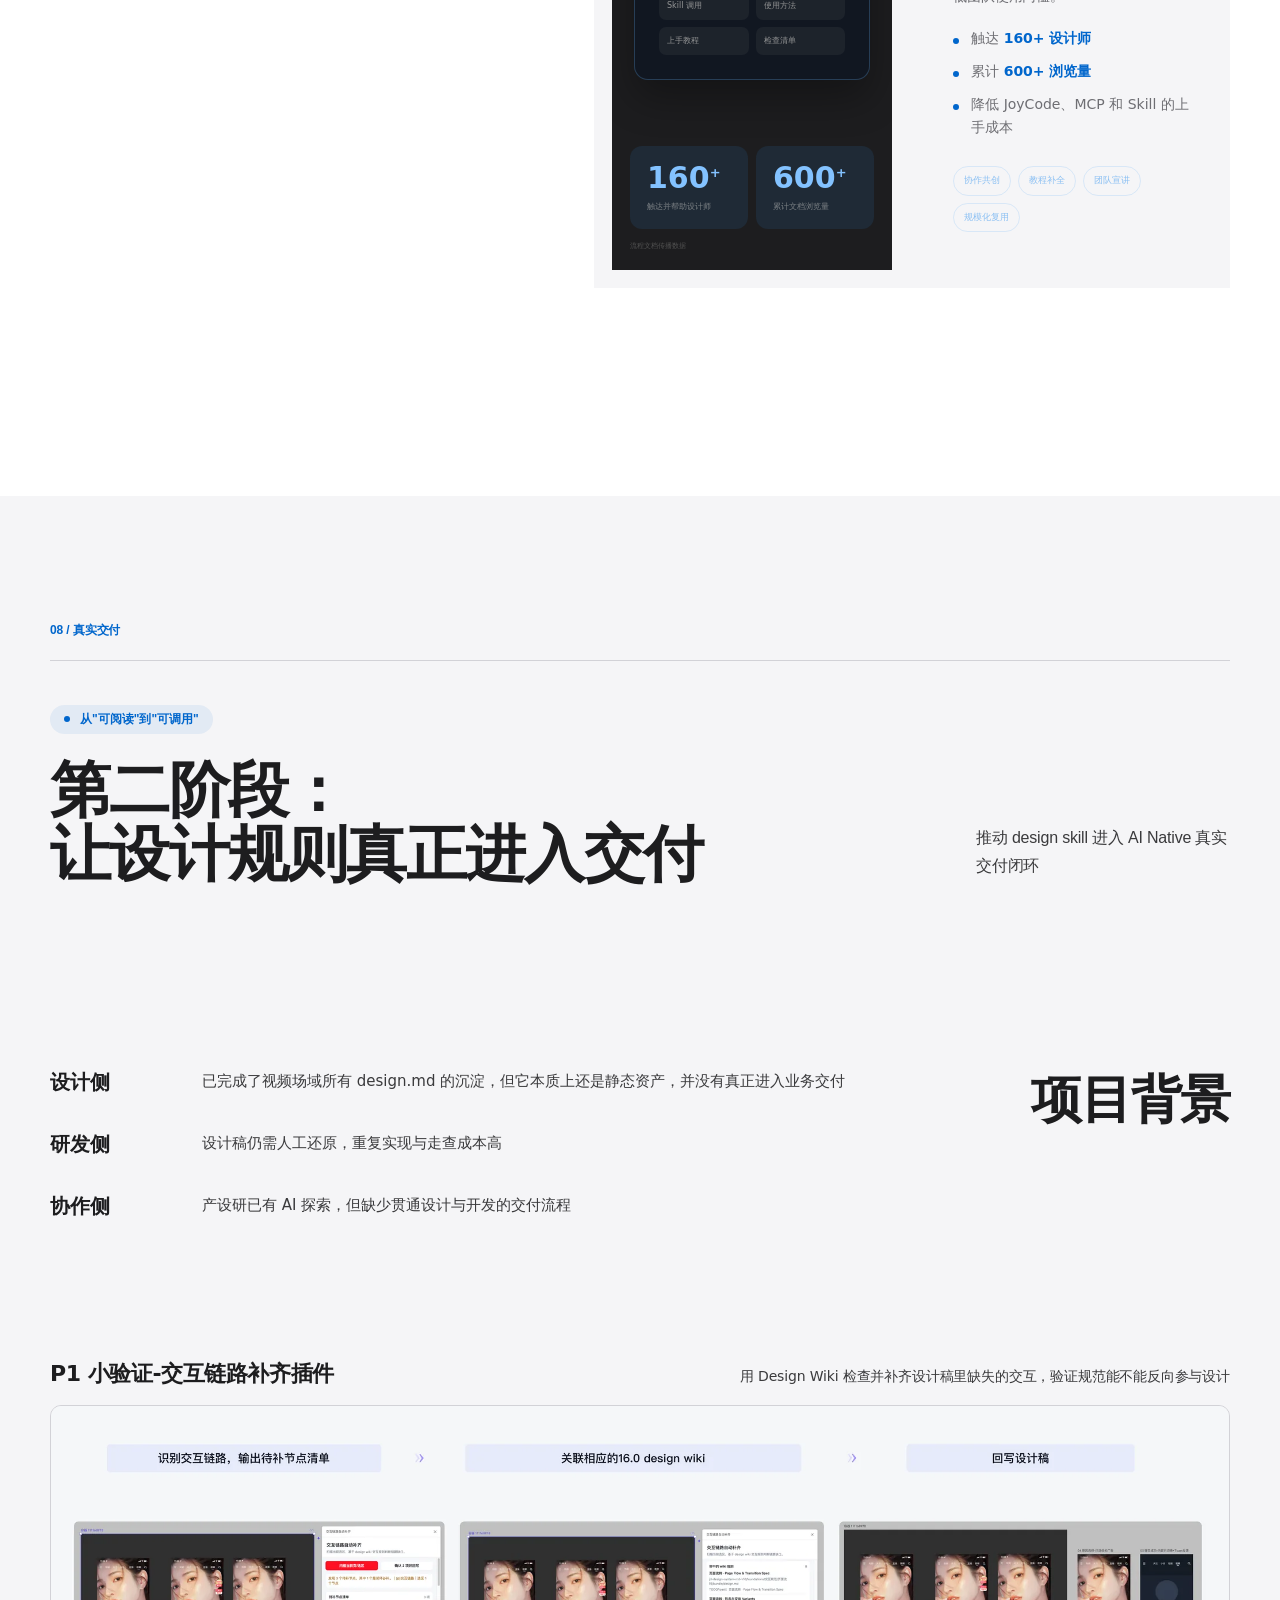
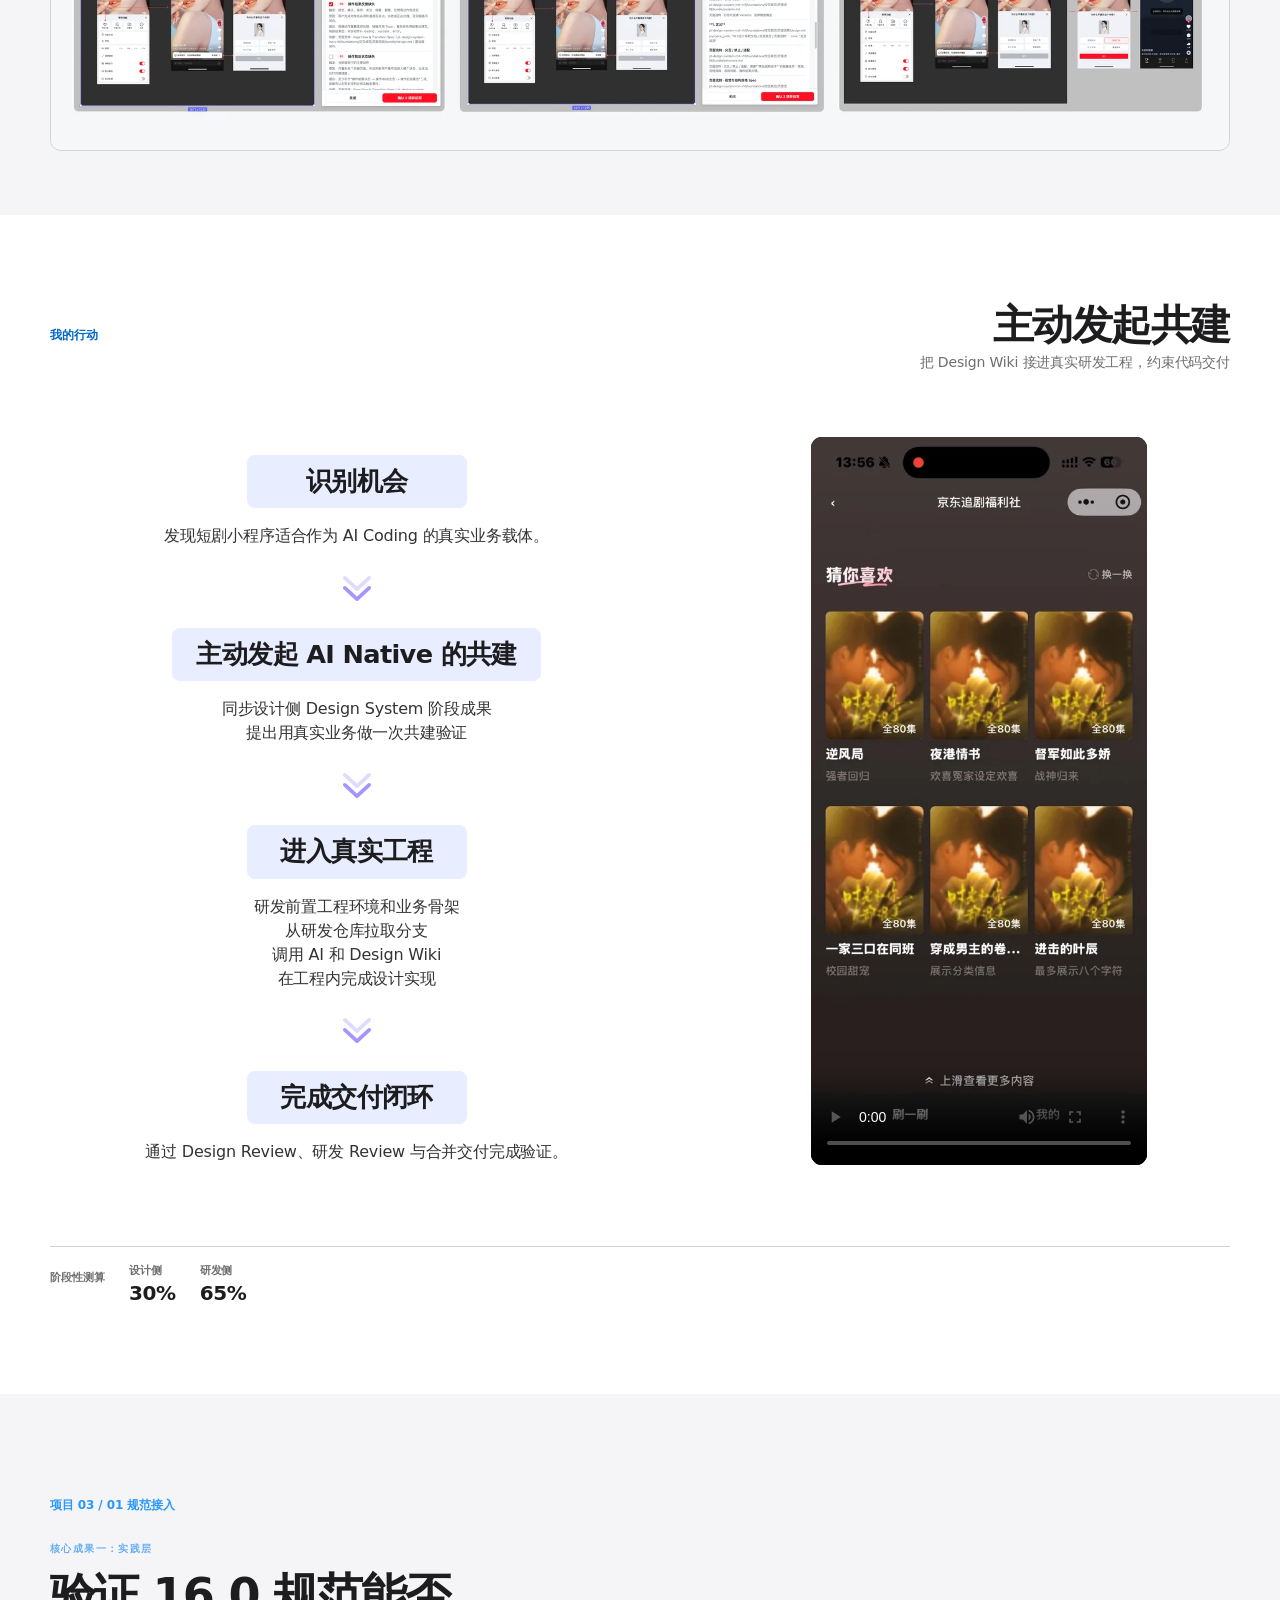
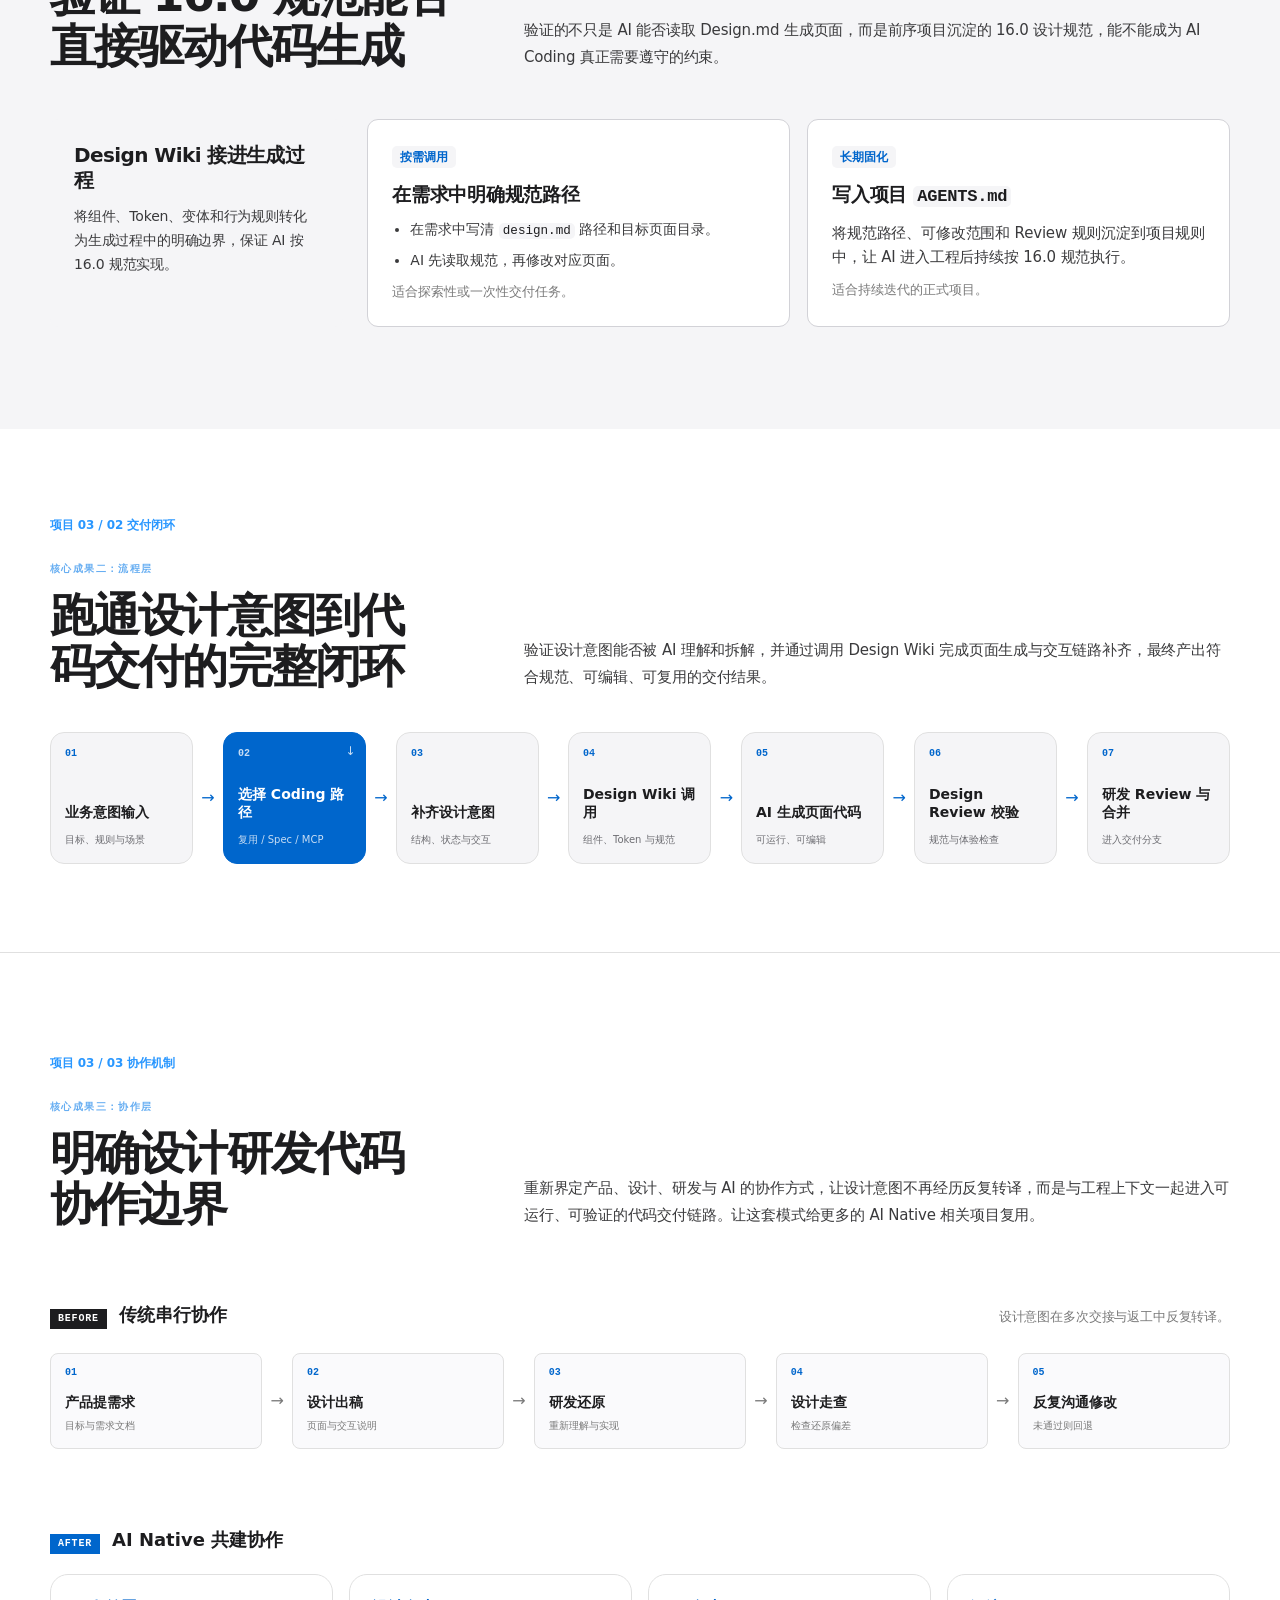
<file: project-jd-wiki.html>
<!DOCTYPE html>
<html lang="zh-CN">
<head>
  <meta charset="UTF-8" />
  <meta name="viewport" content="width=device-width, initial-scale=1.0" />
  <meta name="description" content="围绕京东 16.0 内容场域展开的三次递进实践：从组件库建设、Design Wiki 业务验证，到 AI Native 研发共建与真实交付。" />
  <title>从设计规则到真实交付 · 京东 AI Native 递进实践</title>
  <link rel="stylesheet" href="styles.css" />
</head>
<body class="project-jd-wiki">
  <header class="site-header">
  <a class="brand" href="index.html" aria-label="返回主页" data-tooltip="返回主页">
    <span class="brand-mark" aria-hidden="true"><svg viewBox="0 0 24 24" focusable="false"><path d="m3 10 9-7 9 7v10a1 1 0 0 1-1 1h-5v-6H9v6H4a1 1 0 0 1-1-1V10Z" /></svg></span>
  </a>
    <nav class="site-nav" aria-label="项目页导航">
      <a href="index.html#projects">Projects</a>
      <a href="index.html#contact">Contact</a>
    </nav>
  </header>

  <main>
    <section class="jd-hero section">
      <div class="jd-hero-copy">
        <p class="eyebrow">实习项目复盘 · 三次递进实践</p>
        <h1><span class="line">从「能跑」到「好用」</span><span class="line jd-accent">AI Native的真实业务验证与闭环</span></h1>
        <p class="jd-hero-subtitle">以真实业务验证 Design Wiki 的可用性：跑通从设计意图到可运行交付的闭环，并将验证方法沉淀为可复用的团队流程。</p>
      </div>

      <div class="jd-hero-system" aria-label="从组件规范、Design Wiki 业务验证到 AI Native 真实交付的三个递进项目">
        <div class="jd-system-grid" aria-hidden="true"></div>
        <article class="jd-system-panel jd-system-relay">
          <div class="jd-system-panel-head">
            <span class="jd-window-dots"><i></i><i></i><i></i></span>
            <small>项目 01 · 建立设计规则</small>
            <b>01</b>
          </div>
          <div class="jd-relay-canvas">
            <picture class="responsive-media">
  <source type="image/webp" srcset="assets/jd-wiki/%E7%BB%84%E4%BB%B6%E5%BA%93%E5%BB%BA%E8%AE%BE-888w.webp 888w" sizes="(max-width: 1200px) 100vw, 1200px" />
  <img src="assets/jd-wiki/%E7%BB%84%E4%BB%B6%E5%BA%93%E5%BB%BA%E8%AE%BE-888w.webp" srcset="assets/jd-wiki/%E7%BB%84%E4%BB%B6%E5%BA%93%E5%BB%BA%E8%AE%BE-888w.webp 888w" sizes="(max-width: 1200px) 100vw, 1200px" alt="组件库建设示意图" loading="eager" fetchpriority="high" decoding="async" width="888" height="485" />
</picture>
          </div>
        </article>

        <div class="jd-system-connector" aria-hidden="true"><span>MCP</span><i></i></div>

        <article class="jd-system-panel jd-system-doc">
          <div class="jd-system-panel-head">
            <span class="jd-file-badge">MD</span>
            <small>项目 02 · 让 AI 理解规则</small>
            <b>02</b>
          </div>
          <div class="jd-code-window">
            <ol>
              <li><strong>#</strong> component: <em>ChannelCard</em></li>
              <li><strong>##</strong> tokens</li>
              <li>&nbsp;&nbsp;color: <span>var(--gray-900)</span></li>
              <li>&nbsp;&nbsp;radius: <span>12px</span></li>
              <li><strong>##</strong> structure</li>
              <li>&nbsp;&nbsp;- image / title / meta</li>
              <li><strong>##</strong> variants</li>
              <li>&nbsp;&nbsp;- default / selected</li>
            </ol>
          </div>
        </article>

        <div class="jd-system-connector" aria-hidden="true"><span>RENDER</span><i></i></div>

        <article class="jd-system-panel jd-system-html">
          <div class="jd-system-panel-head">
            <span class="jd-live-dot"></span>
            <small>项目 03 · 进入真实交付</small>
            <b>03</b>
          </div>
          <div class="jd-wiki-window">
            <picture class="responsive-media">
<source type="image/webp" srcset="assets/jd-wiki/%E5%8F%82%E4%B8%8E%E4%B8%9A%E5%8A%A1%E4%BA%A4%E4%BB%98-1200w.webp 1200w, assets/jd-wiki/%E5%8F%82%E4%B8%8E%E4%B8%9A%E5%8A%A1%E4%BA%A4%E4%BB%98-1920w.webp 1920w" sizes="(max-width: 1200px) 100vw, 1200px" />
<img src="assets/jd-wiki/%E5%8F%82%E4%B8%8E%E4%B8%9A%E5%8A%A1%E4%BA%A4%E4%BB%98-1200w.webp" srcset="assets/jd-wiki/%E5%8F%82%E4%B8%8E%E4%B8%9A%E5%8A%A1%E4%BA%A4%E4%BB%98-1200w.webp 1200w, assets/jd-wiki/%E5%8F%82%E4%B8%8E%E4%B8%9A%E5%8A%A1%E4%BA%A4%E4%BB%98-1920w.webp 1920w" sizes="(max-width: 1200px) 100vw, 1200px" alt="Design Wiki 参与业务交付示意图" loading="lazy" decoding="async" width="1200" height="739" />
</picture>
          </div>
        </article>

        <div class="jd-capability-chain">
          <span><i>01</i>Token</span><b>→</b>
          <span><i>02</i>Component</span><b>→</b>
          <span><i>03</i>Page</span><b>→</b>
          <span class="active"><i>04</i>Skill<em>AI Callable</em></span>
        </div>
      </div>
    </section>



    <section class="jd-rule-foundation" aria-labelledby="jd-rule-foundation-title">
      <div class="jd-rule-foundation-inner">
        <div class="jd-rule-foundation-heading">
          <div class="jd-rule-foundation-copy">
            <p class="eyebrow">项目 01 / 建立设计规则</p>
            <h2 id="jd-rule-foundation-title">16.0 组件库建设</h2>
          </div>
          <p class="jd-rule-foundation-summary">通过参与 16.0 内容场域组件的盘点、收敛、封装与验证，逐步建立对内容业务与设计规则的系统认知，为后续 AI Native 探索奠定基础</p>
        </div>

        <div class="jd-rule-foundation-gallery">
          <article class="jd-rule-foundation-card jd-rule-foundation-card--library">
            <header>
              <h3>沉浸式、商详B面、逛视频、测评场域组件规范</h3>
              <p>盘点 → 聚类 → 收敛 → 封装 → 验证</p>
            </header>
            <figure class="jd-rule-foundation-media">
              <img src="assets/jd-wiki/组件库建设-888w.webp" alt="沉浸式、商详 B 面、逛视频与测评场域的组件库页面" decoding="async" />
            </figure>
          </article>

          <article class="jd-rule-foundation-card jd-rule-foundation-card--sharing">
            <header>
              <h3>四次部门内组件宣讲</h3>
            </header>
            <figure class="jd-rule-foundation-media">
              <img src="assets/jd-wiki/组件宣讲-1682w.webp" alt="四次部门内组件宣讲排期与主题" decoding="async" />
            </figure>
          </article>
        </div>
      </div>
    </section>

    <section class="jd-skill-lab jd-skill-lab--preface section" aria-labelledby="jd-skill-preface-title">
      <header class="jd-skill-preface-head">
        <div>
          <p class="jd-skill-preface-kicker">项目 01 / 实践延伸</p>
          <h2 id="jd-skill-preface-title">将组件库重复工作转化为提效 Skill</h2>
        </div>
        <p>在搭建组件库的过程中发现组件封装、组件标注等高频重复操作，没有只停留在手工执行，而是尝试制作了一些提效小工具来反哺 16.0 组件库生产</p>
      </header>

      <div class="jd-skill-projects">
        <article class="jd-skill-project annotation">
          <h3>组件标注 Skill</h3>
          <figure class="jd-skill-demo">
            <img src="assets/jd-wiki/%E7%9B%B4%E6%92%AD%E9%97%B4%E5%B0%BA%E5%AF%B8%E6%A0%87%E6%B3%A8.webp" alt="直播间尺寸标注 Skill 演示" decoding="async" />
          </figure>
        </article>

        <article class="jd-skill-project packaging">
          <h3>组件封装 Skill</h3>
          <figure class="jd-skill-demo">
            <img src="assets/jd-wiki/%E7%BB%84%E4%BB%B6%E5%B0%81%E8%A3%85.webp" alt="组件封装 Skill 演示" decoding="async" />
          </figure>
        </article>
      </div>
    </section>

    <section class="jd-context section" aria-labelledby="jd-context-title">
      <div class="jd-context-intro">
        <p class="eyebrow">项目 02 / Design Wiki 业务验证</p>
        <div>
          <h2 id="jd-context-title">第一阶段：<br>让 AI 理解组件规则</h2>
        </div>
        <p>Skill 尝试是契机，持续、高频探索后，我与相关团队建立联系，方向契合。借此机会，我才逐步参与到 Design Wiki 的建设中</p>
      </div>

      <div class="jd-context-blocks">
        <article class="jd-context-block jd-context-block--intro">
          <header>
            <span class="jd-line-index">01</span>
            <h3>AI专项背景</h3>
          </header>
          <div class="jd-context-team-map">
            <div class="jd-context-team-foundation">
              <span class="jd-context-team-label">背景</span>
              <div class="jd-context-team-assets" aria-label="团队已将组件库转成 Design Wiki，并搭建基础 Skill">
                <span>组件库</span>
                <b aria-hidden="true">→</b>
                <span class="jd-context-team-assets__wiki">Design Wiki</span>
                <b aria-hidden="true">+</b>
                <span>基础 Skill</span>
              </div>
            </div>
            <div class="jd-context-team-problems">
              <span class="jd-context-team-label">问题</span>
              <ol>
                <li><span>01</span><p>Skill 能力还没经过真实业务场景验证</p></li>
                <li><span>02</span><p>普通设计师不知如何使用这些 Skill</p></li>
              </ol>
            </div>
          </div>
        </article>

        <article class="jd-context-block">
          <header>
 <span class="jd-line-index">02</span>
 <h3>我的切入点</h3>
          </header>
          <p>基于负责的视频场域组件建设，我从真实组件验证入手，探索 Design Wiki 如何从<strong>“机器可读”</strong>进一步走向<strong>“业务可用”</strong>。</p>
        </article>
      </div>

    </section>


    <section class="jd-contribution-overview section" aria-labelledby="jd-contribution-overview-title">
      <header class="jd-contribution-overview-head">
        <p class="eyebrow">三个项目 / 我的角色</p>
        <h2 id="jd-contribution-overview-title">我的贡献主要有三部分</h2>
        <p class="jd-contribution-overview-role">角色定位：真实业务验证者、沉淀者和共建推动者</p>
      </header>

      <ol class="jd-contribution-overview-list">
        <li>
          <span class="jd-contribution-overview-index">01</span>
          <div>
            <h3>真实业务验证</h3>
            <p>用视频场域的复杂业务验证并推动 Skill 迭代。</p>
          </div>
        </li>
        <li>
          <span class="jd-contribution-overview-index">02</span>
          <div>
            <h3>团队 SOP 沉淀</h3>
            <p>把个人经验沉淀成团队 SOP，降低使用门槛。</p>
          </div>
        </li>
        <li>
          <span class="jd-contribution-overview-index">03</span>
          <div>
            <h3>联合研发共建</h3>
            <p>主动联合研发，把 Design Wiki 接入真实工程，验证设计规则能否直接约束代码交付。</p>
          </div>
        </li>
      </ol>
    </section>


    <section class="jd-flow section" aria-labelledby="jd-flow-title">
      <div class="jd-section-title">
        <p class="eyebrow">项目 02 / 01 生产链路</p>
        <h2 id="jd-flow-title"><span>从真实业务出发</span><span>跑通 Design Skill 的生产链路</span></h2>
      </div>
      <div class="jd-input-case">
        <div class="jd-input-case-head">
          <span>01 / DESIGN INPUT</span>
          <h3><span>从业务设计稿开始：</span><span>我如何拆解真实页面</span></h3>
          <p>基于比较熟悉、结构也比较复杂的视频场域，先识别页面结构，再逐层判断哪些规则应该进入全局规范、哪些能力应该沉淀为可复用组件。</p>
        </div>
        <div class="jd-input-workbench">
          <figure class="jd-real-page">
            <div class="jd-real-page-asset">
              <picture class="responsive-media">
  <source type="image/webp" srcset="assets/jd-wiki/%E9%80%9B%E9%A2%91%E9%81%93-329w.webp 329w" sizes="(max-width: 1200px) 100vw, 1200px" />
  <img src="assets/jd-wiki/%E9%80%9B%E9%A2%91%E9%81%93-329w.webp" srcset="assets/jd-wiki/%E9%80%9B%E9%A2%91%E9%81%93-329w.webp 329w" sizes="(max-width: 1200px) 100vw, 1200px" alt="京东逛频道视频场域真实业务页面" decoding="async" width="329" height="712" />
</picture>
            </div>
            <small class="jd-page-note">真实业务页面 · 逛频道视频场域</small>
          </figure>
          <div class="jd-page-decomposition">
            <ol>
              <li class="page"><span>04</span><div><small>PAGE</small><h4>逛频道首页</h4><p>只描述页面区块顺序与组件编排关系</p></div><b>1</b></li>
              <li class="module"><span>03</span><div><small>COMPONENT</small><h4>信息区 · 互动区 · 顶部导航 · 底部引导条</h4><p>组织具备独立业务语义的内容区块</p></div><b>4</b></li>
              <li class="visual"><span>02</span><div><small>VISUAL</small><h4>标签 · 商品卡 · 点赞区 · 章节要点</h4><p>沉淀可组合的最小视觉能力</p></div><b>12+</b></li>
              <li class="token"><span>01</span><div><small>TOKEN</small><h4>颜色 · 字号 · 间距 · 圆角</h4><p>统一所有上层结构依赖的基础规则</p></div><b>20+</b></li>
            </ol>
            <div class="jd-decomp-rule"><span>拆解判断</span><p>跨页面重复出现 → 进入组件库<br>仅服务当前场景 → 作为模块或私有 Assets 管理</p></div>
          </div>
        </div>
      </div>
      <div class="jd-flow-map" aria-label="设计稿到 Wiki 入库的五步闭环流程">
        <article class="jd-flow-step">
          <div class="jd-step-head">
            <span>01</span>
            <h3>设计稿读取</h3>
          </div>
          <p>Relay MCP 读取结构、token、组件层级。</p>
        </article>

        <article class="jd-flow-step">
          <div class="jd-step-head">
            <span>02</span>
            <h3>Design Outline 结构预检</h3>
          </div>
          <p>预检层级、组件边界与缺失信息。</p>
        </article>

        <article class="jd-flow-step">
          <div class="jd-step-head">
            <span>03</span>
            <h3>文档生成</h3>
          </div>
          <p>按组件边界生成结构化文档包。</p>
        </article>

        <article class="jd-flow-step">
          <div class="jd-step-head">
            <span>04</span>
            <h3>页面验证</h3>
          </div>
          <p>用文档还原页面，检验规范可执行性。</p>
        </article>

        <article class="jd-flow-step">
          <div class="jd-step-head">
            <span>05</span>
            <h3>Wiki 入库</h3>
          </div>
          <p>修正规则并回写，进入 Design Wiki 复用。</p>
        </article>
      </div>
      <div class="jd-flow-value">
        <strong>价值总结</strong>
        <span>结构化</span>
        <span>可验证</span>
        <span>可追溯</span>
        <span>可复用</span>
        <span>高效协作</span>
      </div>
    </section>

    <section class="jd-layers section" aria-labelledby="jd-layers-title">
      <div class="jd-layers-head">
        <p class="eyebrow">项目 02 / 02 规则分层</p>
        <div><span>HOW TO BUILD</span><h2 id="jd-layers-title"><span>如何沉淀 AI 时代的</span><span>组件库 Markdown？</span></h2></div>
        <p>建立清晰的分层思维，让知识从底层规则逐步向上组合。<strong>下层决定上层：</strong>每一层只描述自己该负责的内容。前面的规则越准确，AI 在页面层需要理解和猜测的内容就越少。</p>
      </div>

      <div class="jd-layer-architecture">
        <div class="jd-layer-architecture-top"><span>DESIGN KNOWLEDGE STACK</span><small>依赖方向：由下至上 · 规则逐层收敛</small></div>
        <div class="jd-layer-stage">
          <article class="jd-layer-node page"><div class="jd-layer-node-id">L4</div><div><small>ORCHESTRATION</small><h3>Page <span>页面编排</span></h3><p>调用并编排组件，不重复描述组件规则</p></div><code>pages/*.md</code></article>
          <i class="jd-layer-link link-page" aria-hidden="true"><span>调用组件</span></i>
          <article class="jd-layer-node component"><div class="jd-layer-node-id">L3</div><div><small>COMPOSITION</small><h3>Component <span>组件结构与状态</span></h3><p>定义结构、变体、状态与交互</p></div><code>components/*.md</code></article>
          <i class="jd-layer-link link-visual" aria-hidden="true"><span>组合能力</span></i>
          <article class="jd-layer-node visual"><div class="jd-layer-node-id">L2</div><div><small>PRIMITIVES</small><h3>Visual <span>最小视觉能力</span></h3><p>图标、蒙层、文字等最小视觉能力</p></div><code>visuals/*.md</code></article>
          <i class="jd-layer-link link-token" aria-hidden="true"><span>引用规则</span></i>
          <article class="jd-layer-node token"><div class="jd-layer-node-id">L1</div><div><small>FOUNDATION</small><h3>Token <span>基础规则</span></h3><p>颜色、字体、间距等全局基础规则</p></div><code>tokens/*.md</code></article>
          <article class="jd-layer-node assets"><div class="jd-layer-node-id">A</div><div><small>PRIVATE RESOURCES</small><h3>Assets <span>组件私有资源</span></h3><p>跟随组件管理，避免污染全局资产库</p></div><code>assets/</code></article>
          <i class="jd-assets-link" aria-hidden="true"><span>私有引用</span></i>
        </div>
        <div class="jd-layer-direction"><span>基础规则</span><i></i><b>页面能力</b><em>AI 理解成本逐层降低 →</em></div>
      </div>

    </section>



    <section class="jd-feedback-loop section" aria-labelledby="jd-feedback-loop-title">
      <div class="jd-feedback-head">
        <p class="eyebrow">项目 02 / 03 测试迭代</p>
        <h2 id="jd-feedback-loop-title"><span>问题闭环：</span><small>反复测试、反馈并参与优化。</small></h2>
        <p>反复运行、测试 Skill，将流程中异常情况收敛为可复现问题，并协同推动 Skill 优化。</p>
      </div>
      <div class="jd-loop-diagram reveal" aria-label="问题闭环流程">
        <div class="jd-loop-node"><span>01</span>运行 Skill</div>
        <div class="jd-loop-node"><span>02</span>生成结果</div>
        <div class="jd-loop-node"><span>03</span>业务走查</div>
        <div class="jd-loop-node"><span>04</span>定位问题</div>
        <div class="jd-loop-node"><span>05</span>整理并反馈</div>
        <div class="jd-loop-return" aria-hidden="true"></div>
      </div>
      <div class="jd-loop-actions">
        <article class="reveal jd-loop-action--with-figure">
          <div class="jd-loop-copy">
            <p class="jd-loop-tag">问题一</p>
            <h3>引用不等于调用</h3>
            <dl class="jd-loop-case">
              <dt>问题</dt>
              <dd>AI 明明告诉我它调用了顶部 Tab 的 Design.md，但最终生成出来的尺寸还是完全不对。</dd>
              <dt>排查原因</dt>
              <dd>只是引用了文档，但生成时仍然在手写简化样式，并没有真正把组件规范作为强约束。</dd>
              <dt>解决方式</dt>
              <dd>把被引用组件的 spec-page.html / behaviors 等当作强约束执行。</dd>
            </dl>
          </div>
          <figure class="jd-loop-figure" aria-label="Skill 引用 design.md 但生成结果与规范不一致的示例">
            <picture class="responsive-media">
<source type="image/webp" srcset="assets/jd-wiki/%E8%B0%83%E7%94%A8%E4%BD%86%E4%B8%8D%E8%BF%98%E5%8E%9F-742w.webp 742w" sizes="(max-width: 1200px) 100vw, 1200px" />
<img src="assets/jd-wiki/%E8%B0%83%E7%94%A8%E4%BD%86%E4%B8%8D%E8%BF%98%E5%8E%9F-742w.webp" srcset="assets/jd-wiki/%E8%B0%83%E7%94%A8%E4%BD%86%E4%B8%8D%E8%BF%98%E5%8E%9F-742w.webp 742w" sizes="(max-width: 1200px) 100vw, 1200px" alt="Skill 引用 design.md 但生成结果与规范不一致的示例" loading="lazy" decoding="async" width="742" height="1247" />
</picture>
          </figure>
        </article>
        <article class="reveal jd-loop-action--with-figure">
          <div class="jd-loop-copy">
            <p class="jd-loop-tag">问题二</p>
            <h3>组件调用缺失</h3>
            <dl class="jd-loop-case">
              <dt>问题</dt>
              <dd>页面漏组件，或用占位图替代真实 SVG。</dd>
              <dt>排查原因</dt>
              <dd>AI 未完整执行组件的 spec-page.html / behaviors，生成后也只做文本检查，缺少真实页面走查。</dd>
              <dt>解决方式</dt>
              <dd>强制展开组件依赖并调用真实资源；生成后按页面层级逐项验收。</dd>
            </dl>
          </div>
          <figure class="jd-loop-figure" aria-label="页面漏组件、以占位图替代真实 SVG 的示例">
            <picture class="responsive-media">
  <source type="image/webp" srcset="assets/jd-wiki/svg%E5%8D%A0%E4%BD%8D%E5%9B%BE-745w.webp 745w" sizes="(max-width: 1200px) 100vw, 1200px" />
  <img src="assets/jd-wiki/svg%E5%8D%A0%E4%BD%8D%E5%9B%BE-745w.webp" srcset="assets/jd-wiki/svg%E5%8D%A0%E4%BD%8D%E5%9B%BE-745w.webp 745w" sizes="(max-width: 1200px) 100vw, 1200px" alt="页面漏组件、以占位图替代真实 SVG 的示例" loading="lazy" decoding="async" width="745" height="1570" />
</picture>
          </figure>
        </article>
      </div>
   </section>


    <section class="jd-file-guide section" aria-labelledby="jd-file-guide-title">
      <div class="jd-section-title">
        <p class="eyebrow">项目 02 / 04 资产沉淀</p>
        <h2 id="jd-file-guide-title">生成之后，每个文件分别承担什么职责。</h2>
      </div>
      <div class="jd-file-guide-shell">
        <aside class="jd-file-guide-summary" aria-label="文件体系概览">
          <span class="jd-file-guide-label">Output Package</span>
          <h3>从设计稿生成到工程落地，不是只有一个 design.md。</h3>
          <p>最终完成了视频场域 100+ Design.md 和多类组件验证，不断优化 Skill，为后续团队推广提供验证基础。</p>
          <div class="jd-file-tree" aria-label="Design Wiki 项目文件结构图">
            <div class="jd-tree-root">
              <span>JDS Pzujianku</span>
            </div>
            <div class="jd-tree-branch">
              <span>foundations</span>
              <small>tokens / atoms</small>
            </div>
            <div class="jd-tree-branch">
              <span>horizontal / components / secondary-tab</span>
              <small>component package</small>
            </div>
            <div class="jd-tree-branch nested active">
              <span>info-layer</span>
              <small>component module</small>
            </div>
            <ul class="jd-tree-files">
              <li><span class="schema">YAML</span>ai-schema.yaml</li>
              <li><span>MD</span>behaviors.md</li>
              <li><span>MD</span>CHANGELOG.md</li>
              <li><span>MD</span>design.md</li>
              <li><span>MD</span>spec.md</li>
              <li><span>MD</span>variants.md</li>
            </ul>
          </div>
          <div class="jd-file-guide-metrics">
          <strong>100+</strong>
            <span>核心文件类型</span>
          </div>
        </aside>
        <div class="jd-file-cards" aria-label="生成文件说明">
          <article class="jd-file-card primary">
            <div>
              <span class="jd-file-icon">MD</span>
              <small>Source of Design</small>
            </div>
            <h3>design.md</h3>
            <p>描述从 Relay 设计稿中抽取出来的设计事实，包括页面结构、模块层级、布局关系、设计 token、组件组成和视觉语义。</p>
            <em>用来回答：设计稿里到底有什么？</em>
          </article>
          <article class="jd-file-card">
            <h3>spec.md</h3>
            <p>把设计信息转译成开发可执行的实现规范，明确尺寸、间距、颜色、字体、组件规则和页面还原要求。</p>
            <em>用来回答：开发应该如何实现？</em>
          </article>
          <article class="jd-file-card">
            <h3>behaviors.md</h3>
            <p>记录组件或页面的交互行为，例如 hover、click、loading、empty、error、disabled 等状态下的响应方式。</p>
            <em>用来回答：用户操作后会发生什么？</em>
          </article>
          <article class="jd-file-card">
            <h3>variants.md</h3>
            <p>沉淀组件或模块的不同形态与状态变体，帮助后续复用、扩展和对齐多场景下的视觉差异。</p>
            <em>用来回答：这个组件有哪些版本？</em>
          </article>
          <article class="jd-file-card">
            <h3>ai-schema.yaml</h3>
            <p>提供给 AI 或自动化流程读取的结构化 schema，用字段化方式描述组件、token、模块和校验规则。</p>
            <em>用来回答：机器如何稳定理解这份设计？</em>
          </article>
          <article class="jd-file-card">
            <h3>assets/</h3>
            <p>集中管理从设计稿导出的图片、图标、截图和其他静态资源，保证 HTML 预览与实现过程有可追溯的素材来源。</p>
            <em>用来回答：图片和图标资源在哪里？</em>
          </article>
          <article class="jd-file-card">
            <h3>CHANGELOG.md</h3>
            <p>记录每轮生成、人工修正、验证反馈和结构调整，让设计文档的演进过程可以被复盘和追踪。</p>
            <em>用来回答：这份文档经历了哪些变化？</em>
          </article>
        </div>
      </div>
    </section>

    <section class="jd-design-skill-result section" aria-labelledby="jd-design-skill-result-title">
      <div class="jd-design-skill-result-inner">
        <header class="jd-design-skill-result-copy reveal">
          <p class="jd-design-skill-result-kicker">项目 02 / 项目成果</p>
          <h2 id="jd-design-skill-result-title">跑通 Design Skill 的生产链路</h2>
          <p>从组件规范沉淀、Skill 辅助生产，到 Design.md、Spec 与 HTML 产物生成，完成一条可验证、可复用的设计规则生产链路。</p>
          <ol class="jd-design-skill-result-flow" aria-label="Design Wiki 业务验证项目生产链路">
            <li>组件规范</li>
            <li>Skill 生产</li>
            <li>Design.md / Spec / HTML</li>
          </ol>
          <figure class="jd-design-skill-result-output">
            <img src="assets/jd-wiki/design-skill-output-pages.webp" alt="顶导组件、互动区组件、信息区组件、底部通条与页面合成的 HTML 产物展示" width="1200" height="400" loading="lazy" decoding="async" />
            <figcaption>各 HTML 产物展示</figcaption>
          </figure>
        </header>

        <figure class="jd-design-skill-result-media reveal">
          <video controls playsinline preload="metadata" poster="assets/jd-wiki/design-skill-production-chain-poster.webp" aria-label="Design Wiki 业务验证项目结果演示">
            <source src="assets/jd-wiki/design-skill-production-chain.mp4" type="video/mp4" />
            你的浏览器暂不支持视频播放。
          </video>
          <figcaption>项目 02 结果演示</figcaption>
        </figure>
      </div>
    </section>

<section class="jd-case-grid section-grid" aria-labelledby="jd-contribution-detail-title">
      <article class="jd-case-lead">
        <p class="eyebrow">项目 02 / 团队沉淀</p>
        <h2 id="jd-contribution-detail-title">我的贡献不是单点输出，而是把验证经验变成团队可以复用的方法。</h2>
      </article>
      <div class="jd-contributions">
        <article>
          <strong>项目层——跑通链路</strong>
          <p>基于真实业务组件，连续验证 token、组件、页面到 HTML 预览的完整流程。</p>
        </article>
        <article>
          <strong>能力层——推动迭代</strong>
          <p>通过多个真实组件测试，暴露并反馈 Skill 在结构、规范、资源和页面还原上的问题，推动已有能力进一步优化。</p>
        </article>
        <article class="jd-sop-impact">
          <div class="jd-sop-proof" aria-label="标准化流程文档传播成果">
            <div class="jd-sop-proof-head"><span>DESIGN WIKI / SOP</span><i>•••</i></div>
            <div class="jd-sop-doc">
              <small>AI 设计工作流</small>
              <h3><span>将 Relay 设计稿转化成</span><span>Design.md 的标准化流程</span></h3>
              <p>从第一次使用者视角出发的完整上手指南</p>
              <div><span>Skill 调用</span><span>使用方法</span><span>上手教程</span><span>检查清单</span></div>
            </div>
            <div class="jd-sop-metrics">
              <div><b>160<sup>+</sup></b><span>触达并帮助设计师</span></div>
              <div><b>600<sup>+</sup></b><span>累计文档浏览量</span></div>
            </div>
            <small class="jd-sop-proof-note">流程文档传播数据</small>
          </div>
          <div class="jd-sop-copy">
            <span>04 / TEAM ENABLEMENT</span>
            <strong><small>组织层</small><span>沉淀SOP</span></strong>
          <p>在反复验证过程中，越来越多设计同学开始询问 AI、Skill 等相关问题。基于多轮实践，输出教程文档，参与内部 C2 宣讲和答疑，帮助设计同学快速上手，降低团队使用门槛。</p>
            <ul class="jd-sop-outcomes">
              <li>触达 <b>160+ 设计师</b></li>
              <li>累计 <b>600+ 浏览量</b></li>
              <li>降低 JoyCode、MCP 和 Skill 的上手成本</li>
            </ul>
            <div class="jd-sop-tags"><span>协作共创</span><span>教程补全</span><span>团队宣讲</span><span>规模化复用</span></div>
          </div>
        </article>
      </div>
    </section>

    <div class="jd-native-delivery" aria-labelledby="jd-native-delivery-title">
      <div class="jd-native-opening">
        <p class="eyebrow">08 / 真实交付</p>
        <div>
          <span>从"可阅读"到"可调用"</span>
        <h2 id="jd-native-delivery-title"><span class="jd-native-title-line">第二阶段：</span><span class="jd-native-title-line">让设计规则真正进入交付</span></h2>
        </div>
        <div class="jd-native-opening-copy">
        <p>推动 design skill 进入 AI Native 真实交付闭环</p>
        </div>
      </div>


      <section class="jd-native-project-cover" aria-labelledby="jd-native-project-title">
        <p>项目背景</p>
        <h3 id="jd-native-project-title">项目背景</h3>
        <div class="jd-native-project-backgrounds">
          <article><strong>设计侧</strong><span>已完成了视频场域所有 design.md 的沉淀，但它本质上还是静态资产，并没有真正进入业务交付</span></article>
          <article><strong>研发侧</strong><span>设计稿仍需人工还原，重复实现与走查成本高</span></article>
          <article><strong>协作侧</strong><span>产设研已有 AI 探索，但缺少贯通设计与开发的交付流程</span></article>
        </div>

        <div class="jd-native-project-p1">
          <div class="jd-native-project-p1-head">
            <h4>P1 小验证-交互链路补齐插件</h4>
            <p>用 Design Wiki 检查并补齐设计稿里缺失的交互，验证规范能不能反向参与设计</p>
          </div>
          <figure class="jd-native-project-p1-media">
            <picture class="responsive-media">
              <source type="image/webp" srcset="assets/jd-wiki/%E4%BA%A4%E4%BA%92%E9%93%BE%E8%B7%AF%E8%A1%A5%E9%BD%90%E6%8F%92%E4%BB%B6-2048w.webp 2048w" sizes="(max-width: 760px) calc(100vw - 48px), 1180px">
              <img src="assets/jd-wiki/%E4%BA%A4%E4%BA%92%E9%93%BE%E8%B7%AF%E8%A1%A5%E9%BD%90%E6%8F%92%E4%BB%B6-2048w.webp" alt="交互链路补齐插件：识别交互链路、关联 16.0 Design Wiki 并回写设计稿" loading="lazy" decoding="async" width="2048" height="598">
            </picture>
          </figure>
        </div>
      </section>
<section class="jd-native-actions" aria-labelledby="jd-native-actions-title">
<header>
  <p class="eyebrow">我的行动</p>
  <div class="jd-native-actions-heading">
    <h3 id="jd-native-actions-title">主动发起共建</h3>
    <p>把 Design Wiki 接进真实研发工程，约束代码交付</p>
  </div>
</header>
  <div class="jd-native-actions-content">
<ol class="jd-native-action-flow">
<li><div><strong>识别机会</strong><p>发现短剧小程序适合作为 AI Coding 的真实业务载体。</p></div></li>
<li class="jd-native-action-connector" aria-hidden="true" role="presentation"></li>
<li><div><strong>主动发起 AI Native 的共建</strong><p>同步设计侧 Design System 阶段成果<br>提出用真实业务做一次共建验证</p></div></li>
<li class="jd-native-action-connector" aria-hidden="true" role="presentation"></li>
<li><div><strong>进入真实工程</strong><p>研发前置工程环境和业务骨架<br>从研发仓库拉取分支<br>调用 AI 和 Design Wiki<br>在工程内完成设计实现</p></div></li>
<li class="jd-native-action-connector" aria-hidden="true" role="presentation"></li>
<li><div><strong>完成交付闭环</strong><p>通过 Design Review、研发 Review 与合并交付完成验证。</p></div></li>
    </ol>
    <figure class="jd-native-actions-result">
      <video class="jd-native-actions-video" controls playsinline preload="metadata" poster="assets/jd-wiki/jd-watch-demo-poster.webp" aria-label="京东追剧小程序 AI Native 交付成果演示">
        <source src="assets/jd-wiki/jd-watch-demo.mp4" type="video/mp4" />
      </video>
    </figure>

    <aside class="jd-native-efficiency jd-native-actions-efficiency" aria-label="阶段性效率测算">
      <span>阶段性测算</span>
      <div>
        <p>设计侧<strong>30%</strong></p>
        <p>研发侧<strong>65%</strong></p>
      </div>
    </aside>
  </div>
</section>


<section class="jd-native-practice jd-native-practice--spec" aria-labelledby="jd-native-spec-title">
  <header>
    <p class="eyebrow">项目 03 / 01 规范接入</p>
    <div><span>核心成果一：实践层</span><h3 id="jd-native-spec-title">验证 16.0 规范能否<br>直接驱动代码生成</h3></div>
    <p>验证的不只是 AI 能否读取 Design.md 生成页面，而是前序项目沉淀的 16.0 设计规范，能不能成为 AI Coding 真正需要遵守的约束。</p>
  </header>
  <div class="jd-native-spec-content">

    <div class="jd-native-spec-copy">

 <article><div class="jd-native-spec-step"><h4>Design Wiki 接进生成过程</h4><p>将组件、Token、变体和行为规则转化为生成过程中的明确边界，保证 AI 按 16.0 规范实现。</p></div><div>
<section class="jd-native-spec-methods" aria-labelledby="jd-native-spec-methods-title">
<div>
<article><p class="jd-native-spec-method-tag">按需调用</p><h6>在需求中明确规范路径</h6><ul><li>在需求中写清 <code>design.md</code> 路径和目标页面目录。</li><li>AI 先读取规范，再修改对应页面。</li></ul><small>适合探索性或一次性交付任务。</small></article>
<article><p class="jd-native-spec-method-tag">长期固化</p><h6>写入项目 <code>AGENTS.md</code></h6><p>将规范路径、可修改范围和 Review 规则沉淀到项目规则中，让 AI 进入工程后持续按 16.0 规范执行。</p><small>适合持续迭代的正式项目。</small></article>
</div>
</section></div></article>
    </div>
  </div>
</section>

<section class="jd-native-practice" aria-labelledby="jd-native-practice-title">
<header><p class="eyebrow">项目 03 / 02 交付闭环</p><div><span>核心成果二：流程层</span><h3 id="jd-native-practice-title">跑通设计意图到代码交付的完整闭环</h3></div><p>验证设计意图能否被 AI 理解和拆解，并通过调用 Design Wiki 完成页面生成与交互链路补齐，最终产出符合规范、可编辑、可复用的交付结果。</p></header>
<div class="jd-native-practice-flow" aria-label="设计意图到代码交付流程">
<article><b>01</b><strong>业务意图输入</strong><small>目标、规则与场景</small></article><i>→</i><article class="active"><b>02</b><strong>选择 Coding 路径</strong><small>复用 / Spec / MCP</small></article><i>→</i><article><b>03</b><strong>补齐设计意图</strong><small>结构、状态与交互</small></article><i>→</i><article><b>04</b><strong>Design Wiki 调用</strong><small>组件、Token 与规范</small></article><i>→</i><article><b>05</b><strong>AI 生成页面代码</strong><small>可运行、可编辑</small></article><i>→</i><article><b>06</b><strong>Design Review 校验</strong><small>规范与体验检查</small></article><i>→</i><article><b>07</b><strong>研发 Review 与合并</strong><small>进入交付分支</small></article>
</div></section>

<section class="jd-native-practice jd-native-practice--collaboration" aria-labelledby="jd-native-collaboration-title">
  <header>
    <p class="eyebrow">项目 03 / 03 协作机制</p>
    <div><span>核心成果三：协作层</span><h3 id="jd-native-collaboration-title">明确设计研发代码<br>协作边界</h3></div>
    <p>重新界定产品、设计、研发与 AI 的协作方式，让设计意图不再经历反复转译，而是与工程上下文一起进入可运行、可验证的代码交付链路。让这套模式给更多的 AI Native 相关项目复用。</p>
</header>
<section class="jd-traditional-flow" aria-label="传统产设研协作流程">
<div class="jd-traditional-flow-head"><span>BEFORE</span><h4>传统串行协作</h4><p>设计意图在多次交接与返工中反复转译。</p></div>
<div class="jd-traditional-flow-steps"><article><b>01</b><strong>产品提需求</strong><small>目标与需求文档</small></article><i>→</i><article><b>02</b><strong>设计出稿</strong><small>页面与交互说明</small></article><i>→</i><article><b>03</b><strong>研发还原</strong><small>重新理解与实现</small></article><i>→</i><article><b>04</b><strong>设计走查</strong><small>检查还原偏差</small></article><i>→</i><article><b>05</b><strong>反复沟通修改</strong><small>未通过则回退</small></article></div>
</section>
<div class="jd-native-after-head"><span>AFTER</span><h4>AI Native 共建协作</h4></div>
<div class="jd-native-roles jd-native-roles--moved">
   <article><span>研发前置</span><ul><li>工程环境</li><li>业务骨架</li><li>接口、路由和状态能力</li><li>核心业务逻辑</li><li>分支和合并规则</li></ul></article>
  <article><span>设计负责</span><ul><li>页面结构与视觉</li><li>组件与 Token 使用</li><li>状态和交互反馈</li><li>Design Review</li><li>设计规范验证</li></ul></article>
  <article><span>AI 负责</span><ul><li>理解工程上下文</li><li>检索 Design Wiki</li><li>辅助生成代码</li><li>补齐页面状态</li><li>支持规范检查</li></ul></article>
 <article><span>沉淀 AGENTS.md</span><p>让设计侧进入真实工程有明确范围和默认约束</p></article>
</div>
  <section class="jd-native-agent-rules" aria-labelledby="jd-native-agent-rules-title">
    <header class="jd-native-agent-rules-head">
      <div>
        <p>PROJECT-LEVEL CONTEXT</p>
        <h4 id="jd-native-agent-rules-title">沉淀项目级 AGENTS.md</h4>
      </div>
      <p>将设计规范、工程边界与资源处理方式写进项目规则，让设计、研发与 AI 每次都从同一套上下文开始协作。</p>
    </header>
    <div class="jd-native-agent-rules-layout">
      <figure class="jd-native-agent-rules-visual">
        <img src="assets/jd-wiki/agents-md-collaboration-guide.webp" alt="项目级 AGENTS.md 协作指南预览，包含使用者身份确认、UI 与逻辑分离等规则" width="1680" height="1658" loading="lazy" decoding="async" />
        <figcaption>项目级 AGENTS.md / 设计与研发共用的协作上下文</figcaption>
      </figure>
      <ol class="jd-native-agent-rules-list">
        <li>
          <span>01</span>
          <div><h5>规范固化：16.0 规则写入 AGENTS.md</h5><p>将规范读取路径、使用规则直接写入项目，让 AI 进入任务后默认读取，减少重复说明。</p></div>
        </li>
        <li>
          <span>02</span>
          <div><h5>工程兜底：高频问题沉淀为默认规则</h5><p>针对设计师不熟悉工程资源处理的问题，补充“上传图片默认转 URL”等规则，避免大图直接进入项目影响加载。</p></div>
        </li>
        <li>
          <span>03</span>
          <div><h5>协作降本：共性问题持续回写 AGENTS.md</h5><p>设计或研发发现新的共性问题后，直接补充进项目规则，双方与 AI 基于同一套上下文协作，减少反复对齐。</p></div>
        </li>
      </ol>
    </div>
  </section>
  <footer class="jd-native-assets jd-boundary-conclusion">
    <div class="jd-boundary-conclusion-head">
      <h4>AI 没有让边界消失<br>而是让责任更清晰</h4>
    </div>
    <div class="jd-boundary-role-map" aria-label="AI Native 协作边界：设计对体验结果负责，研发对工程稳定性负责，AI 在双方共同约束下执行">
      <article>
        <b>设计</b>
        <strong>对体验结果负责</strong>
      </article>
      <i aria-hidden="true">+</i>
      <article>
        <b>研发</b>
        <strong>对工程稳定性负责</strong>
      </article>
      <i aria-hidden="true">→</i>
      <article class="jd-boundary-role-map-ai">
        <b>AI</b>
        <strong>在共同约束下执行</strong>
      </article>
    </div>
  </footer>
</section>

<div class="jd-native-process">
        <div class="jd-native-process-head">
          <div><p class="eyebrow">项目 03 / 04 角色协作</p><h3>明确产设研的代码协作边界</h3></div>
          <p>设计、研发与 AI 围绕同一份可运行代码持续共建。</p>
        </div>

<div class="jd-native-roles">
<article>
<span>产品负责</span>
<ul><li>明确业务目标</li><li>梳理核心流程</li><li>定义关键业务规则</li></ul>
</article>
<article>
<span>研发前置</span>
            <ul><li>工程环境</li><li>业务骨架</li><li>接口、路由和状态能力</li><li>核心业务逻辑</li><li>分支和合并规则</li></ul>
          </article>
          <article>
            <span>设计负责</span>
            <ul><li>页面结构与视觉</li><li>组件与 Token 使用</li><li>状态和交互反馈</li><li>Design Review</li><li>设计规范验证</li></ul>
          </article>
          <article>
            <span>AI 负责</span>
            <ul><li>理解工程上下文</li><li>检索 Design Wiki</li><li>辅助生成代码</li><li>补齐页面状态</li><li>支持规范检查</li></ul>
          </article>
        </div>

        <div class="jd-native-pipeline" aria-label="工程骨架到分支合并的 AI Native 交付流程">
          <article><span>01</span><i>工程骨架</i><small>Engineering</small></article>
          <b>→</b>
          <article><span>02</span><i>设计意图</i><small>Intent</small></article>
          <b>→</b>
          <article><span>03</span><i>Wiki 检索</i><small>Context</small></article>
          <b>→</b>
          <article class="active"><span>04</span><i>代码生成</i><small>Codex</small></article>
          <b>→</b>
          <article><span>05</span><i>规范检查</i><small>Design QA</small></article>
          <b>→</b>
          <article><span>06</span><i>产品验证</i><small>Validation</small></article>
          <b>→</b>
          <article><span>07</span><i>分支合并</i><small>Delivery</small></article>
        </div>

        <section class="jd-native-context" aria-labelledby="jd-native-context-title">
          <header>
            <p class="eyebrow">项目 03 / 05 工程上下文</p>
            <h3 id="jd-native-context-title">先让 AI 理解工程，再让它执行设计</h3>
          </header>
          <ul>
            <li>
              <b>工程骨架</b>
              <p>明确页面、组件、业务逻辑和可修改范围。</p>
            </li>
            <li>
              <b>AGENTS.md</b>
              <p>固化设计师身份、协作边界、禁止修改范围和执行步骤。</p>
            </li>
            <li>
              <b>Design Wiki 接入</b>
              <p>将 16.0 规范读取路径写入项目规则，避免每次依赖临时 Prompt。</p>
            </li>
          </ul>
          <p class="jd-native-context-conclusion">生成质量不仅取决于模型，也取决于是否提供了稳定的工程上下文和明确的执行边界。</p>
        </section>
      </div>
      </div>
    </section>

    <section class="jd-team-impact" aria-labelledby="jd-team-impact-title">
      <header class="jd-team-impact-head">
        <p class="eyebrow">项目 03 / 团队影响</p>
        <div>
          <span>从项目交付到知识流动</span>
          <h2 id="jd-team-impact-title">让一次探索，成为团队可以继续使用的经验</h2>
        </div>
      </header>

      <div class="jd-team-impact-grid">
        <article class="jd-team-impact-item">
          <figure class="jd-team-impact-media jd-team-impact-media--article">
            <img src="assets/jd-wiki/shendeng-ai-native-article.webp" alt="在公司内部知识社区神灯发布 AI Native 设计研发共建交付实践文章" width="5008" height="3210" loading="lazy" decoding="async" />
          </figure>
          <div class="jd-team-impact-copy">
            <span>01 / 知识沉淀</span>
            <h3>把项目复盘成内部社区知识分享</h3>
            <p>主动把实践写下来、讲出去，对新工具保持好奇，把亲手验证过的方法带回团队。</p>
          </div>
        </article>

        <article class="jd-team-impact-item jd-team-impact-item--roundtable">
          <figure class="jd-team-impact-media jd-team-impact-media--roundtable">
            <img src="assets/jd-wiki/jd-design-roundtable.webp" alt="京东设计圆桌派活动主视觉" width="3980" height="1240" loading="lazy" decoding="async" />
          </figure>
          <div class="jd-team-impact-copy">
            <span>02 / 经验分享</span>
            <h3>站上设计圆桌派，分享一线探索</h3>
            <p>受邀参加京东设计圆桌派，面向团队分享 AI Native 设计研发共建实践，并成为首位参与分享的实习生。</p>
          </div>
        </article>
      </div>

      <footer class="jd-team-impact-note">
        <span>好奇心 × 极客精神</span>
        <p>主动试新工具、进入真实工程、验证边界，再把得到的方法公开给团队。</p>
      </footer>
    </section>

    <section class="jd-final-reflection section" aria-labelledby="jd-final-reflection-title">
      <div class="jd-final-reflection-head">
        <p class="eyebrow">总结 / 三个项目的能力递进</p>
        <div><h2 id="jd-final-reflection-title"><span>这套范式沉淀了什么</span></h2></div>
        <p>AI 能力的真正价值，是让生成结果经得起业务验证，并成为团队可复用的方法，真正做到团队提效。</p>
      </div>
      <div class="jd-role-shifts">
        <article><div class="jd-role-shift-title"><h3>AI 输出需要专业判断</h3></div><p>如果不理解组件结构、适配和交互规范，就无法判断 AI 生成结果是否正确。</p><div class="jd-role-keywords"><span>结构理解</span><span>适配判断</span><span>交互规范</span></div></article>
<article><div class="jd-role-shift-title"><h3>理论可行不等于业务可用</h3></div><p>只有把能力放进真实、复杂、持续变化的业务中反复验证，才能暴露稳定性问题和能力边界。</p><div class="jd-role-keywords"><span>真实场景</span><span>复杂业务</span><span>持续验证</span></div></article>
<article><div class="jd-role-shift-title"><h3>个人提效不等于组织提效</h3></div><p>只有将个人经验进一步沉淀为标准流程、检查机制和可复用能力，个人提效才能真正转化为团队提效。</p><div class="jd-role-keywords"><span>流程沉淀</span><span>检查机制</span><span>团队复用</span></div></article>
      </div>
      <blockquote class="jd-final-statement">
        <div><span>答辩结论</span><i></i></div>
        <p>这次实践让我意识到，AI 时代设计师的护城河，不只是做出一个更好的页面，而是能否把自己的<strong>专业判断</strong>，沉淀成稳定、可复用、可被团队和 AI 持续调用的能力。</p>
      </blockquote>
    </section>

    <section class="next-project section">
      <a class="button secondary" href="index.html#projects">返回项目列表</a>
    </section>
  </main>

  <footer class="site-footer">
    <p>© 2026 Baoyi Xuan. JD Design Wiki · AI Component Documentation.</p>
  </footer>
  <script>
    (() => {
      document.querySelectorAll(".jd-prd-carousel").forEach((carousel) => {
        const slides = Array.from(carousel.querySelectorAll(".jd-prd-slide"));
        const buttons = Array.from(carousel.querySelectorAll(".jd-prd-carousel-dots button"));
        buttons.forEach((button, index) => {
          button.addEventListener("click", () => {
            carousel.classList.add("is-manual");
            slides.forEach((slide, slideIndex) => {
              slide.classList.toggle("is-active", slideIndex === index);
            });
            buttons.forEach((dot, dotIndex) => {
              dot.classList.toggle("is-active", dotIndex === index);
            });
          });
        });
      });
    })();

    (() => {
      const reduceMotion = window.matchMedia("(prefers-reduced-motion: reduce)").matches;
      if (reduceMotion || !("IntersectionObserver" in window)) return;

      const revealSections = document.querySelectorAll("main > section");
      const revealItems = document.querySelectorAll([
        ".jd-section-title",
        ".jd-context-intro",
        ".jd-layers-head",
        ".jd-layer-architecture",
        ".jd-layer-details article",
        ".jd-layer-principle",
        ".jd-input-case-head",
        ".jd-real-page",
        ".jd-page-decomposition",
        ".jd-flow-step",
        ".jd-flow-value",
        ".jd-file-guide-summary",
        ".jd-file-card",
        ".jd-case-lead",
        ".jd-case-copy > p",
        ".jd-issue-pair",
        ".jd-loop-diagram",
        ".jd-loop-actions article",
        ".jd-structure article",
        ".jd-contributions article",
        ".jd-skill-lab-head",
        ".jd-skill-progress",
        ".jd-skill-project",
        ".jd-native-opening",
        ".jd-native-proof",
        ".jd-native-questions article",
        ".jd-native-practice header",
        ".jd-native-practice-flow article",
        ".jd-native-process-head",
        ".jd-native-roles article",
        ".jd-native-pipeline",
        ".jd-native-loop-note",
        ".jd-native-context",
        ".jd-native-context li",
        ".jd-final-reflection-head",
        ".jd-role-shifts article",
        ".jd-final-statement",
        ".jd-reflection li",
        ".next-project a"
      ].join(","));

      revealSections.forEach((section) => {
        section.classList.add("reveal", "jd-section-reveal");
      });

      revealItems.forEach((item, index) => {
        item.classList.add("reveal", "jd-reveal-item");
        item.style.setProperty("--reveal-delay", `${Math.min(index % 6, 5) * 70}ms`);
      });

      const observer = new IntersectionObserver((entries) => {
        entries.forEach((entry) => {
          if (entry.isIntersecting) {
            entry.target.classList.add("in-view");
            entry.target.classList.remove("out-view");
            return;
          }

        });
      }, {
        threshold: 0.14,
        rootMargin: "0px 0px -10% 0px"
      });

      document.querySelectorAll(".reveal").forEach((element) => observer.observe(element));
    })();
  </script>
</body>
</html>
<script>
(() => {
  const flow = document.querySelector('.jd-native-practice-flow');
  if (!flow || document.querySelector('.jd-vibe-designing-panel')) return;
  const pathCard = [...flow.querySelectorAll('article')].find((card) => card.textContent.includes('选择 Coding 路径'));
  if (!pathCard) return;
  pathCard.classList.add('jd-coding-path-trigger');
  pathCard.setAttribute('role', 'button');
  pathCard.setAttribute('tabindex', '0');
  pathCard.setAttribute('aria-expanded', 'false');
  const panel = document.createElement('section');
  panel.className = 'jd-vibe-designing-panel';
  panel.hidden = true;
  panel.innerHTML = `
    <p class="eyebrow">Coding Path / Vibe Designing</p>
    <h4>从三种 Vibe Designing 实验沉淀为分层选择策略</h4>
    <p class="jd-vibe-designing-summary">基于不同页面资产成熟度，进一步收敛出三种设计侧代码交付路径。</p>
    <div class="jd-vibe-methods">
      <article><figure class="jd-vibe-preview"><picture class="responsive-media">
<source type="image/webp" srcset="assets/jd-wiki/%E6%96%B9%E6%B3%95%E4%B8%80-1200w.webp 1200w, assets/jd-wiki/%E6%96%B9%E6%B3%95%E4%B8%80-1920w.webp 1920w" sizes="(max-width: 1200px) 100vw, 1200px" />
<img src="assets/jd-wiki/%E6%96%B9%E6%B3%95%E4%B8%80-1200w.webp" srcset="assets/jd-wiki/%E6%96%B9%E6%B3%95%E4%B8%80-1200w.webp 1200w, assets/jd-wiki/%E6%96%B9%E6%B3%95%E4%B8%80-1920w.webp 1920w" sizes="(max-width: 1200px) 100vw, 1200px" alt="方式一：直接复用已沉淀的Design Wiki" loading="lazy" decoding="async" width="1200" height="434" />
</picture></figure><b>方式一</b><h5>直接复用已沉淀的Design Wiki</h5><p>已有成熟页面资产时，基于现有结构和交互进行局部调整。</p></article>
      <article><figure class="jd-vibe-preview"><picture class="responsive-media">
<source type="image/webp" srcset="assets/jd-wiki/%E6%96%B9%E6%B3%95%E4%BA%8C-1200w.webp 1200w, assets/jd-wiki/%E6%96%B9%E6%B3%95%E4%BA%8C-1920w.webp 1920w" sizes="(max-width: 1200px) 100vw, 1200px" />
<img src="assets/jd-wiki/%E6%96%B9%E6%B3%95%E4%BA%8C-1200w.webp" srcset="assets/jd-wiki/%E6%96%B9%E6%B3%95%E4%BA%8C-1200w.webp 1200w, assets/jd-wiki/%E6%96%B9%E6%B3%95%E4%BA%8C-1920w.webp 1920w" sizes="(max-width: 1200px) 100vw, 1200px" alt="方式二：Spec Coding" loading="lazy" decoding="async" width="1200" height="393" />
</picture></figure><b>方式二</b><h5>Spec Coding</h5><p>规则可以被结构化描述时，通过页面目标、模块、状态和交互意图生成。</p></article>
      <article><figure class="jd-vibe-preview"><picture class="responsive-media">
<source type="image/webp" srcset="assets/jd-wiki/%E6%96%B9%E6%B3%95%E4%B8%89-1200w.webp 1200w, assets/jd-wiki/%E6%96%B9%E6%B3%95%E4%B8%89-1920w.webp 1920w" sizes="(max-width: 1200px) 100vw, 1200px" />
<img src="assets/jd-wiki/%E6%96%B9%E6%B3%95%E4%B8%89-1200w.webp" srcset="assets/jd-wiki/%E6%96%B9%E6%B3%95%E4%B8%89-1200w.webp 1200w, assets/jd-wiki/%E6%96%B9%E6%B3%95%E4%B8%89-1920w.webp 1920w" sizes="(max-width: 1200px) 100vw, 1200px" alt="方式三：AI 友好设计稿与 Relay MCP" loading="lazy" decoding="async" width="1200" height="445" />
</picture></figure><b>方式三</b><h5>AI 友好设计稿 + Relay MCP</h5><p>已有完整设计稿或视觉关系难以文字化时，直接读取设计稿上下文。</p></article>
    </div>
    <p class="jd-vibe-conclusion"><strong>结论：</strong>未来，设计师可以根据不同需求场景，选择更匹配、交付成本更低的路径，或者是三者混合使用。</p>`;
  flow.after(panel);
  const togglePanel = () => {
    const expanded = pathCard.getAttribute('aria-expanded') === 'true';
    pathCard.setAttribute('aria-expanded', String(!expanded));
    panel.hidden = expanded;
    panel.classList.toggle('is-open', !expanded);
  };
  pathCard.addEventListener('click', togglePanel);
  pathCard.addEventListener('keydown', (event) => {
    if (event.key === 'Enter' || event.key === ' ') { event.preventDefault(); togglePanel(); }
  });
})();

(() => {
  const videos = Array.from(document.querySelectorAll("video[data-play-when-visible], video[data-pause-when-hidden]"));
  if (!videos.length || !("IntersectionObserver" in window)) return;

  const reduceMotion = window.matchMedia("(prefers-reduced-motion: reduce)").matches;
  const visibleVideos = new Set();
  const pause = (video) => video.pause();
  const play = (video) => {
    if (reduceMotion || document.hidden || !video.hasAttribute("data-play-when-visible")) return;
    const playback = video.play();
    if (playback) playback.catch(() => {});
  };

  const observer = new IntersectionObserver((entries) => {
    entries.forEach((entry) => {
      const video = entry.target;
      if (entry.isIntersecting) {
        visibleVideos.add(video);
        play(video);
        return;
      }

      visibleVideos.delete(video);
      pause(video);
    });
  }, { threshold: 0.35 });

  videos.forEach((video) => observer.observe(video));
  document.addEventListener("visibilitychange", () => {
    if (document.hidden) {
      videos.forEach(pause);
      return;
    }

    visibleVideos.forEach(play);
  });
  window.addEventListener("pagehide", () => videos.forEach(pause));
})();
</script>
</file>
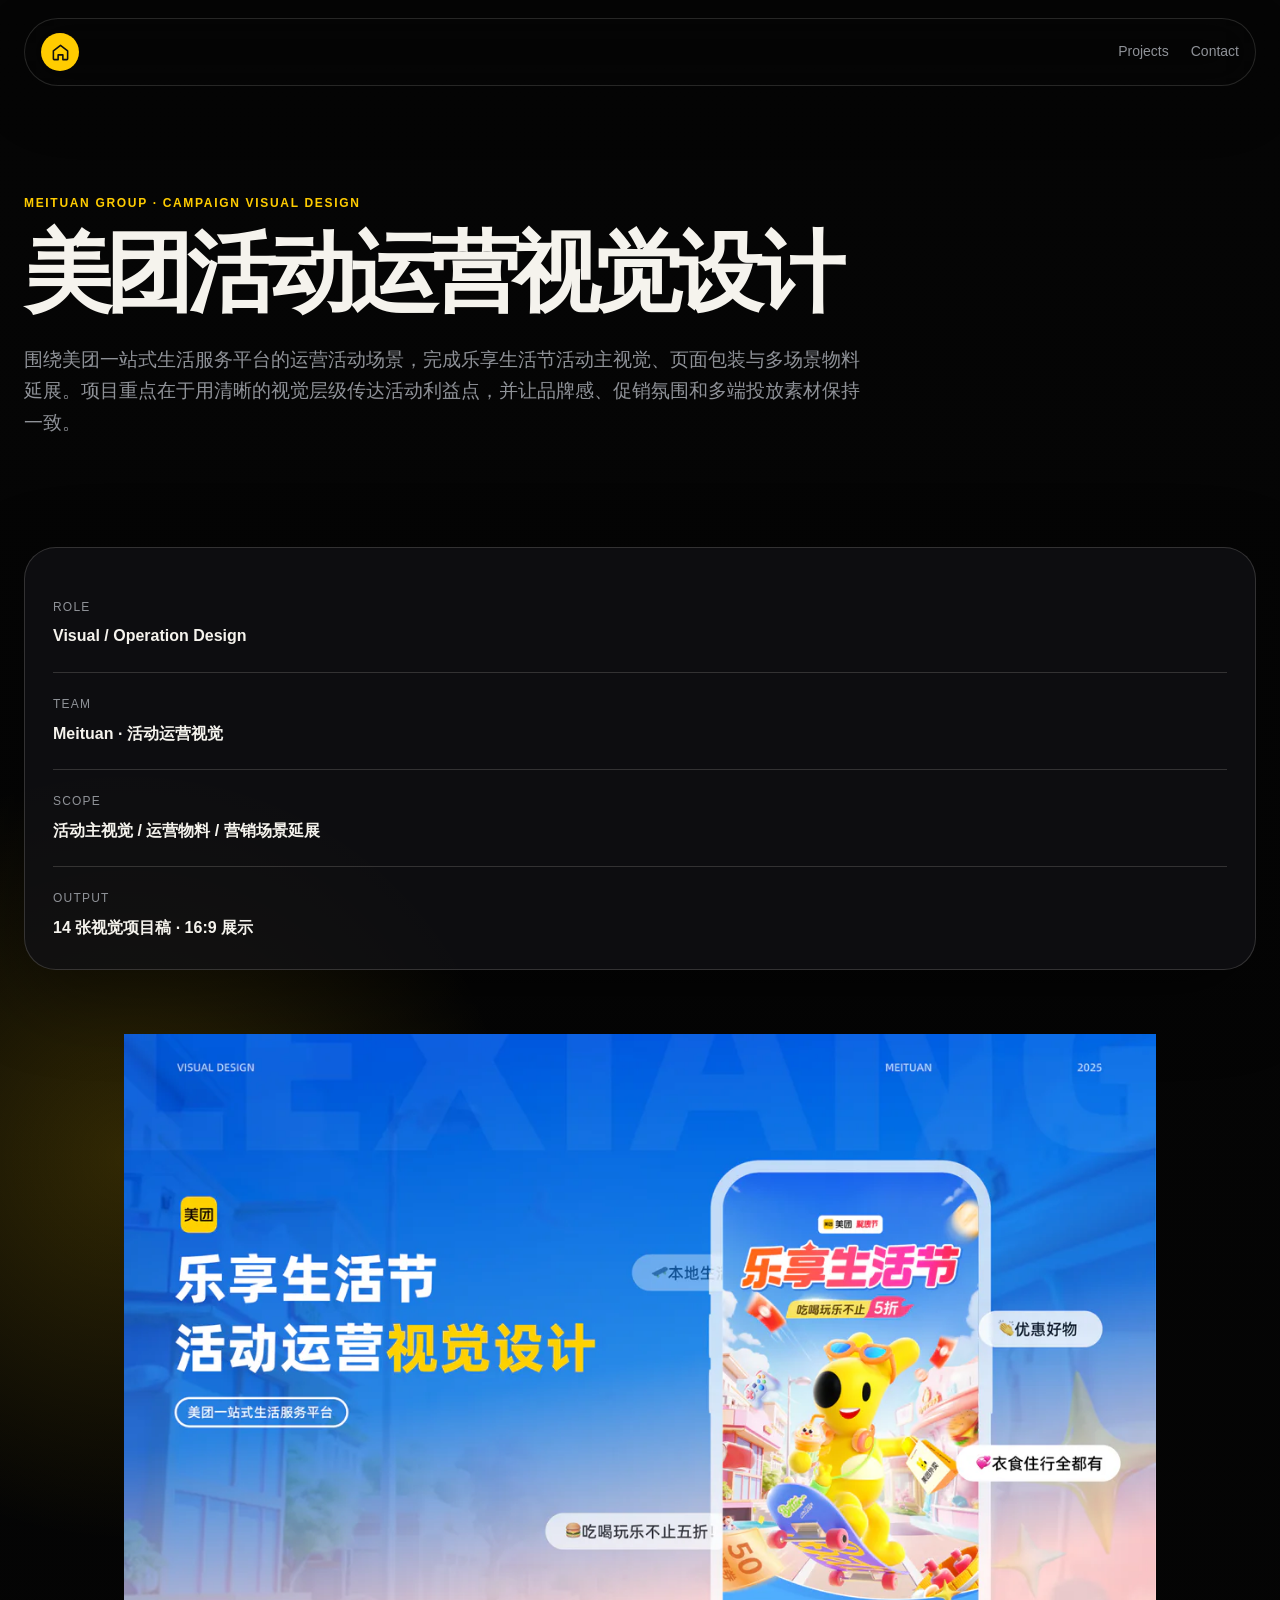
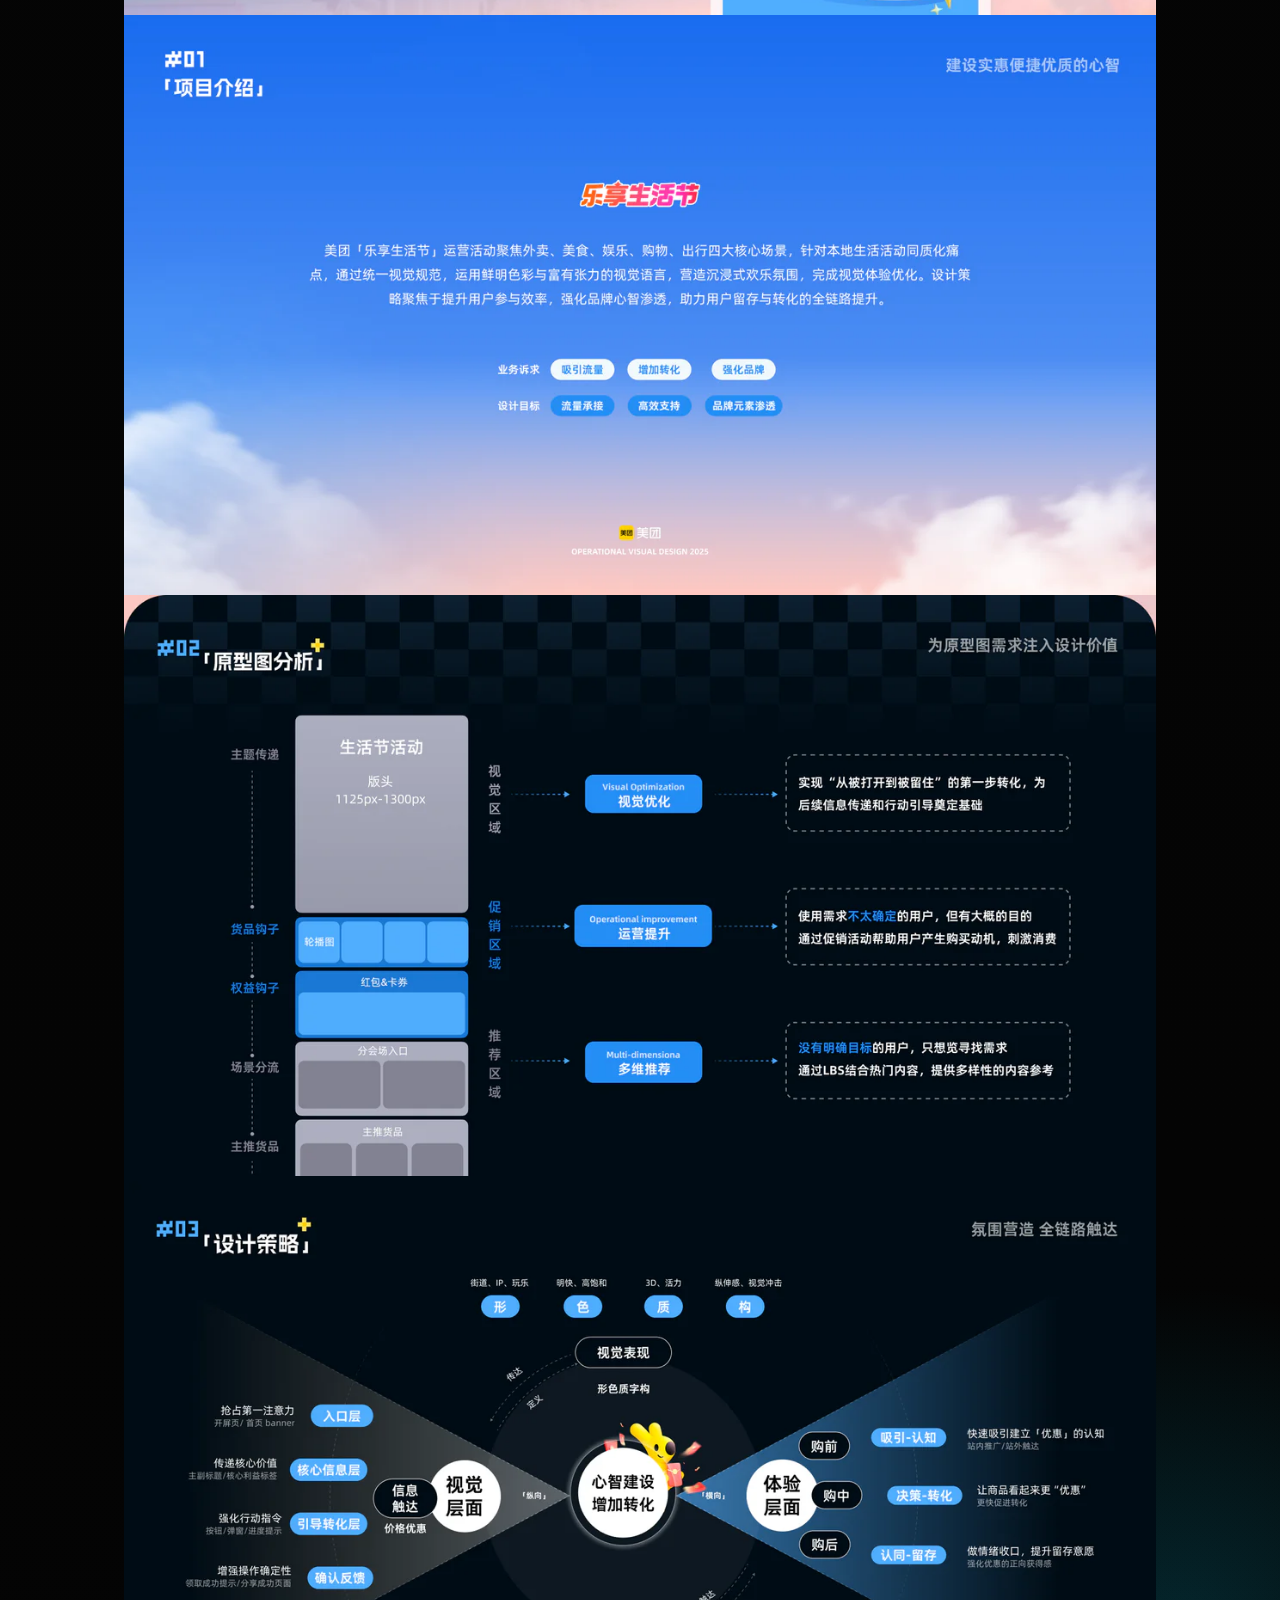
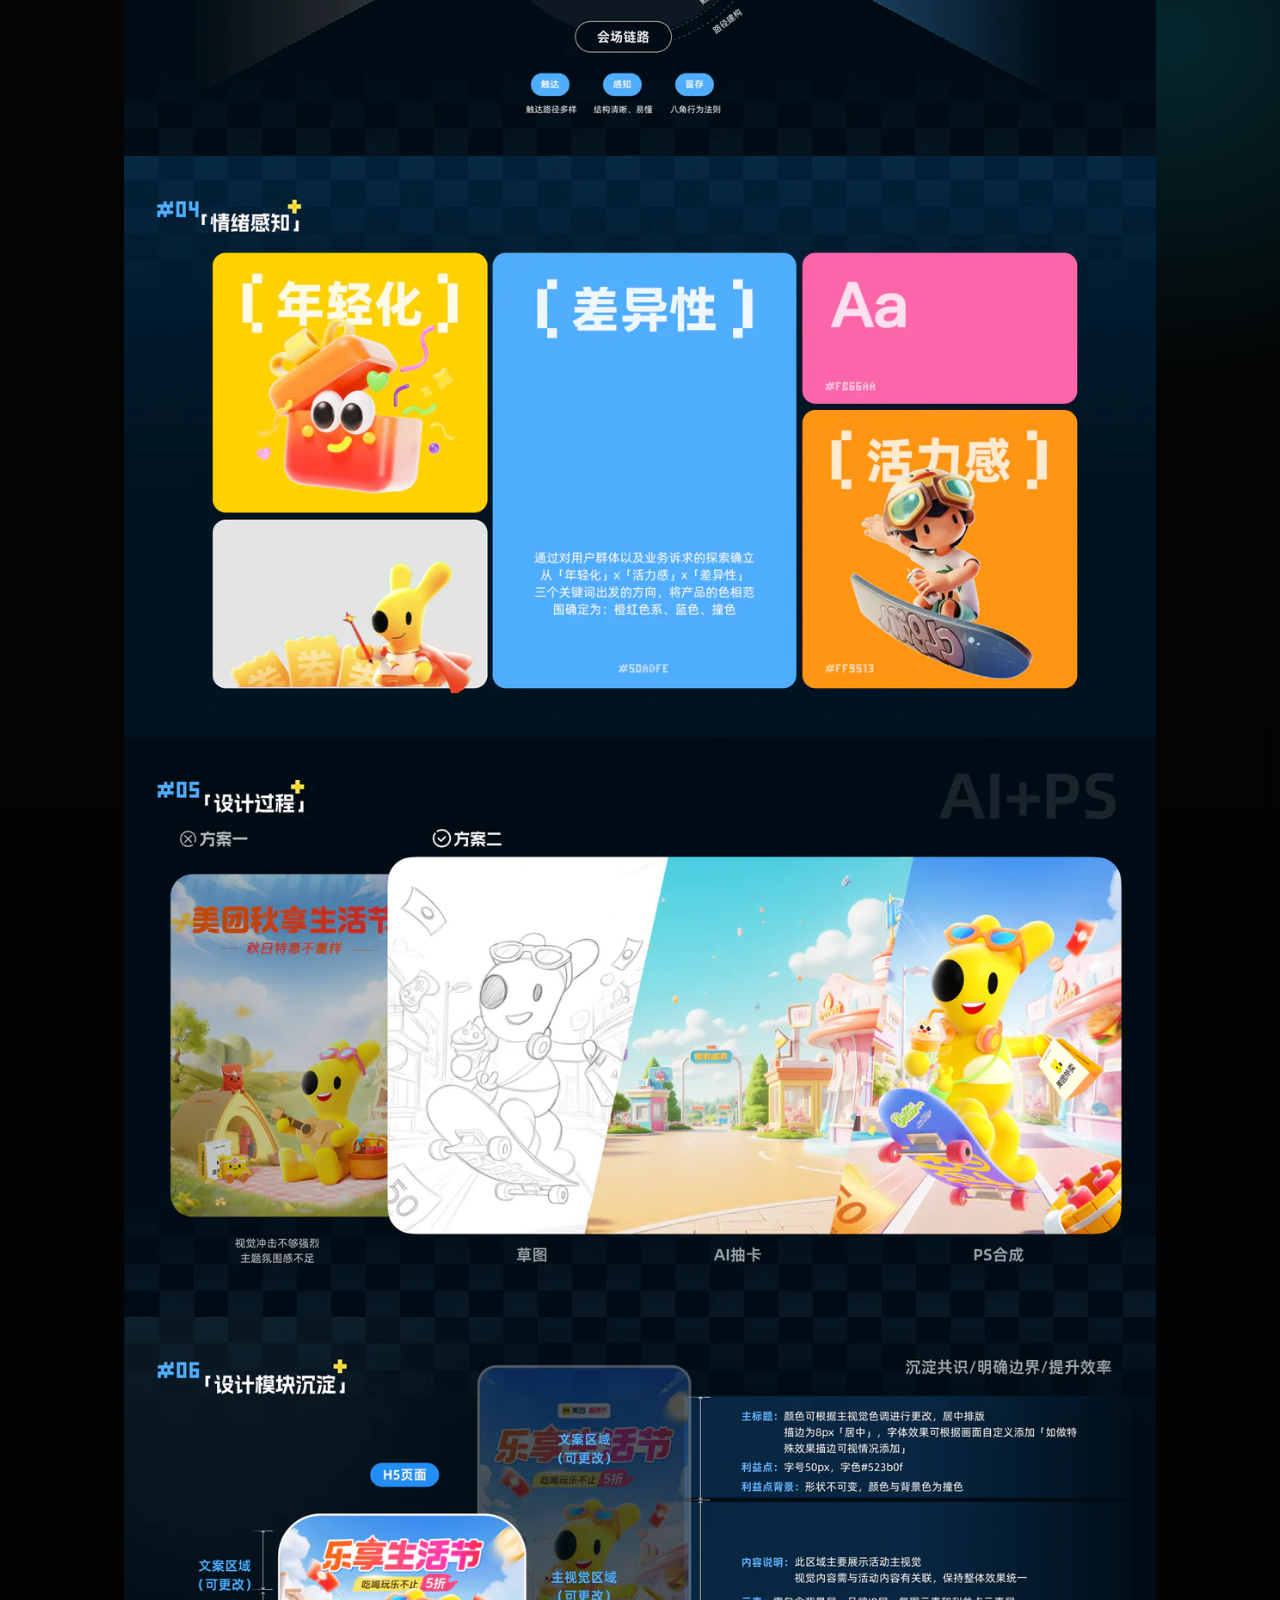
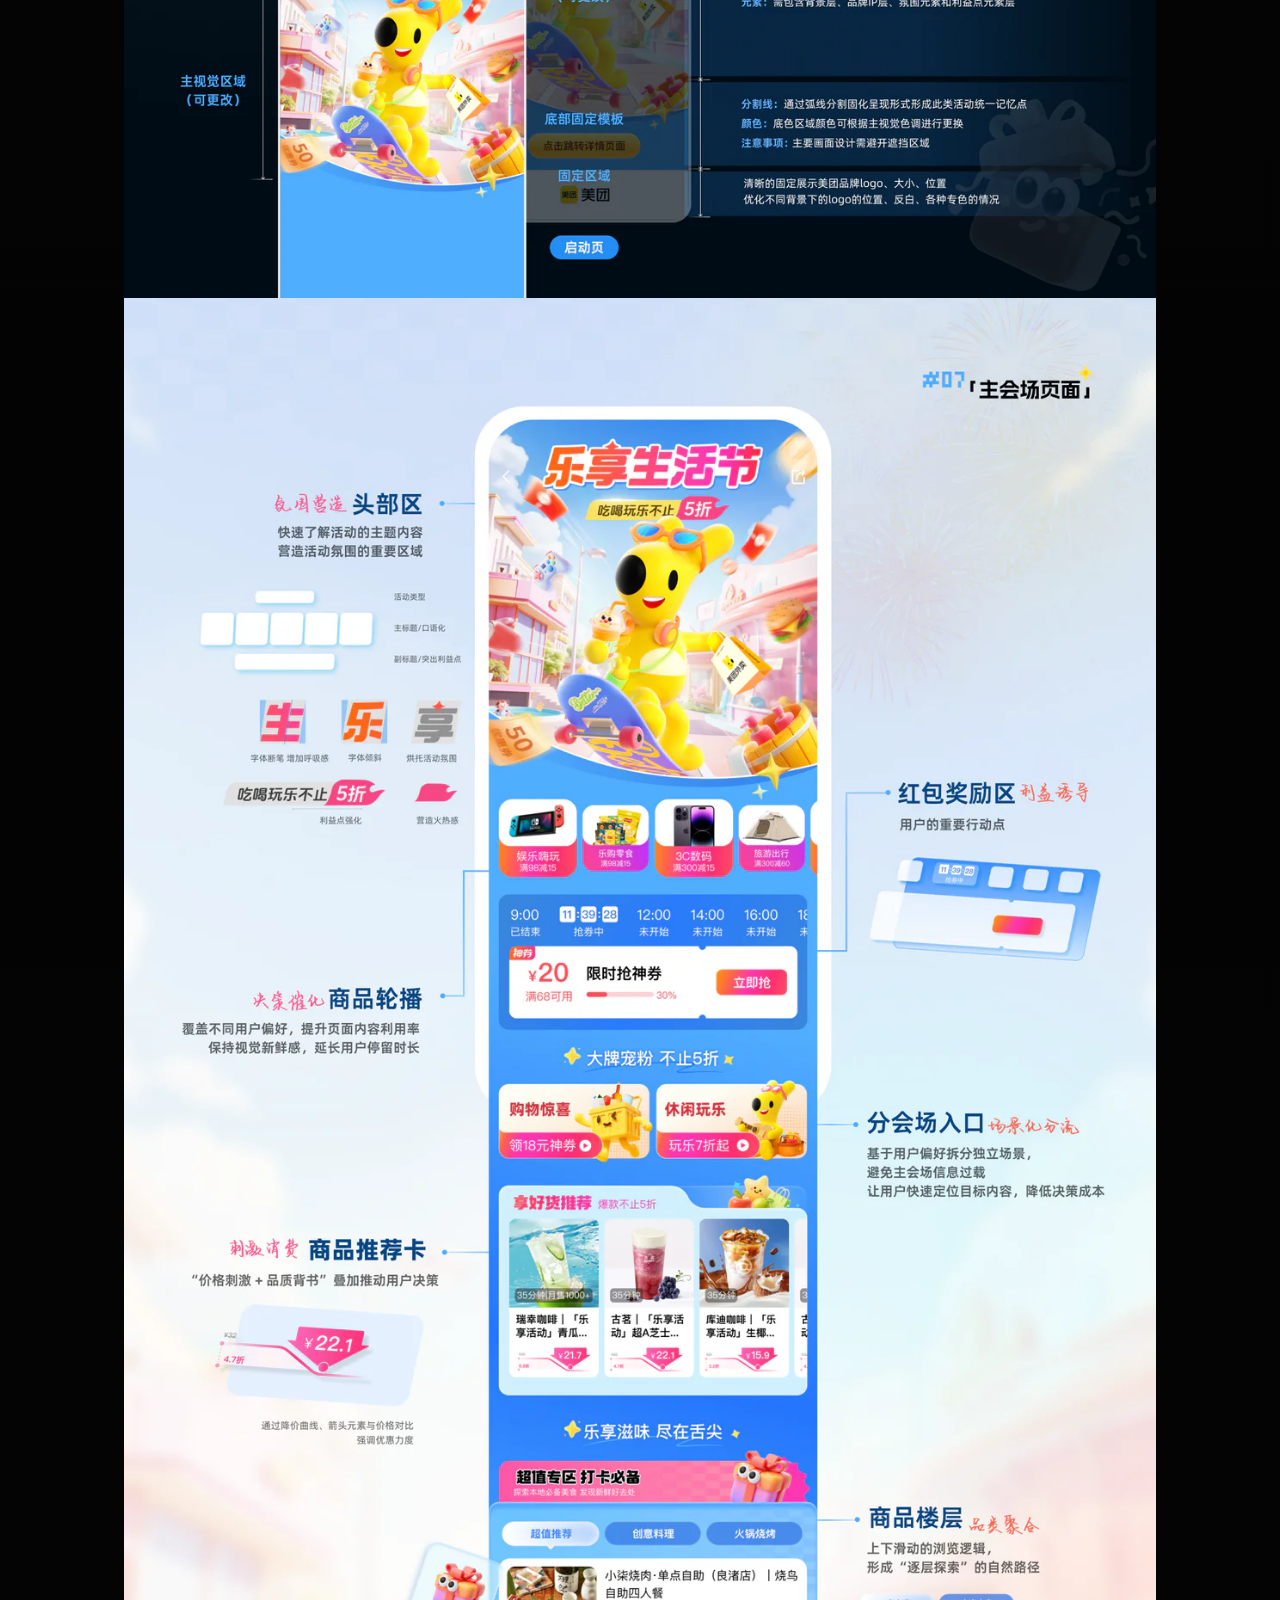
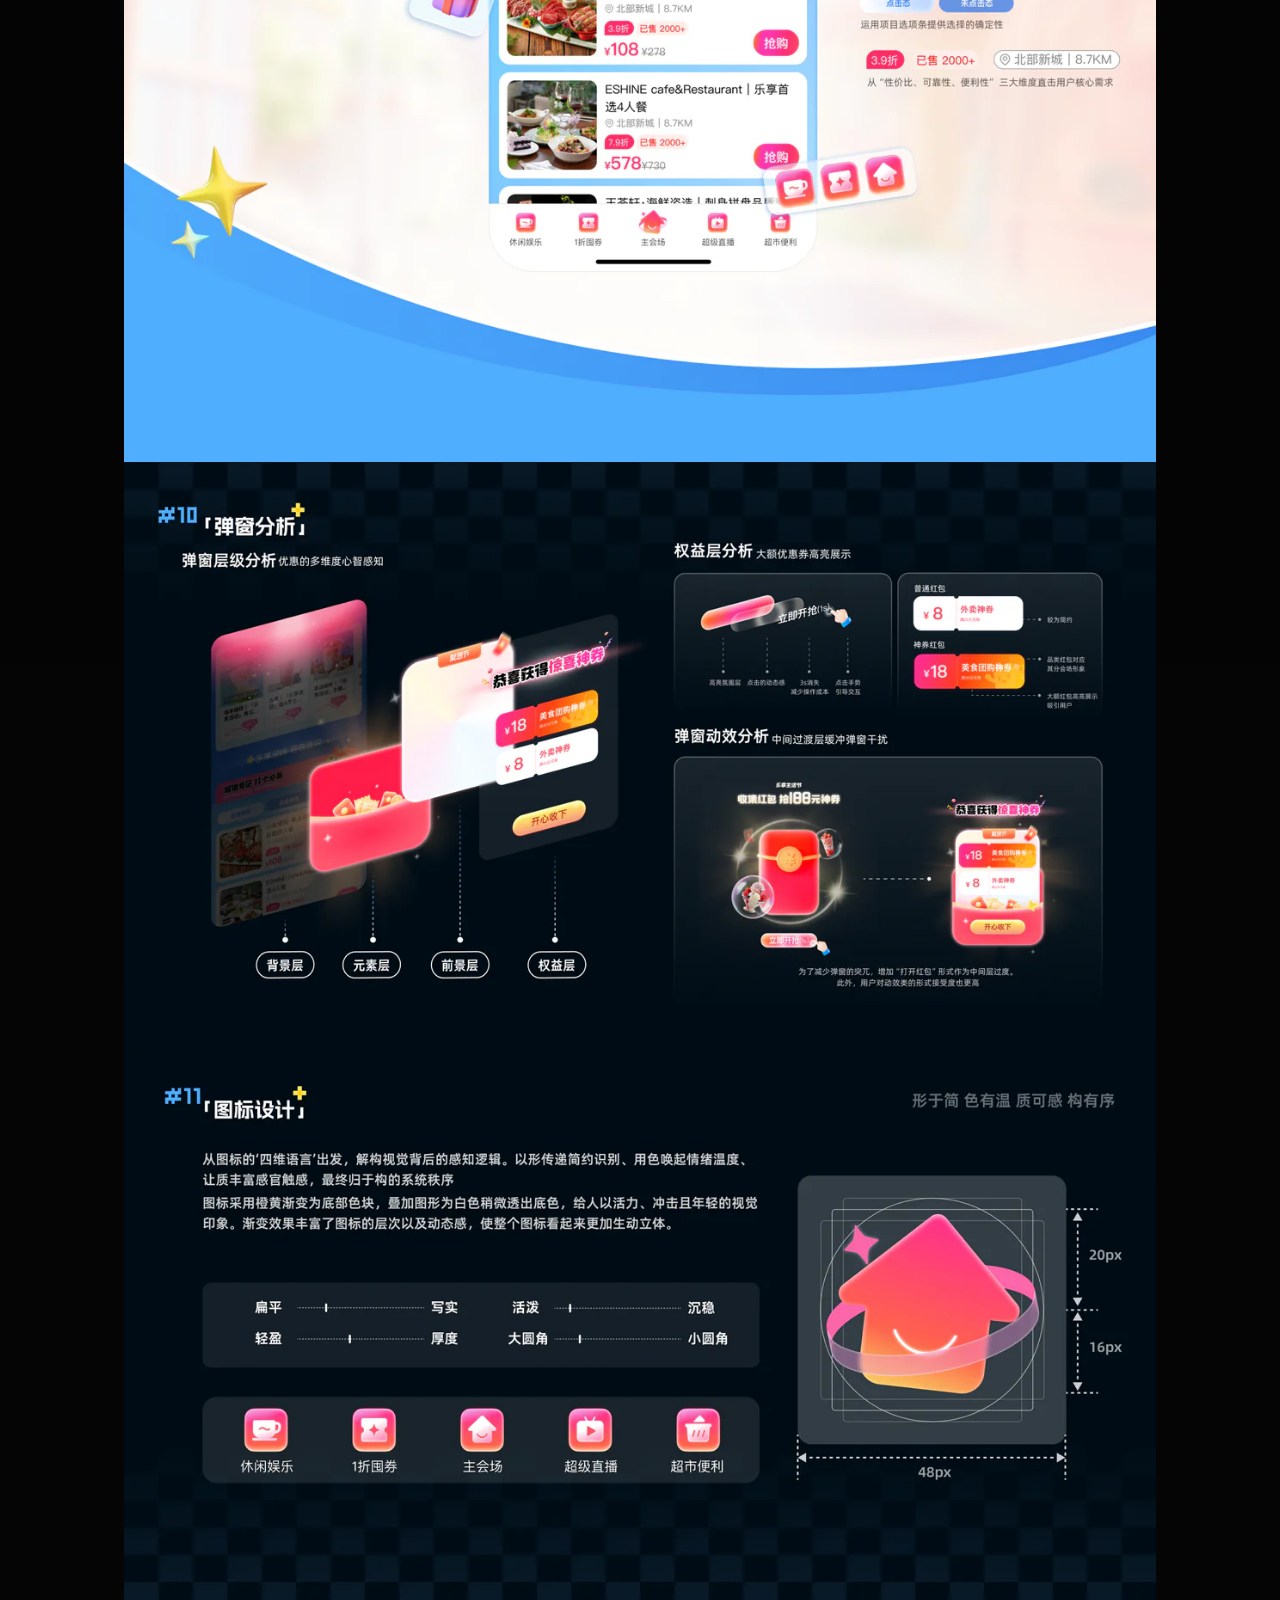
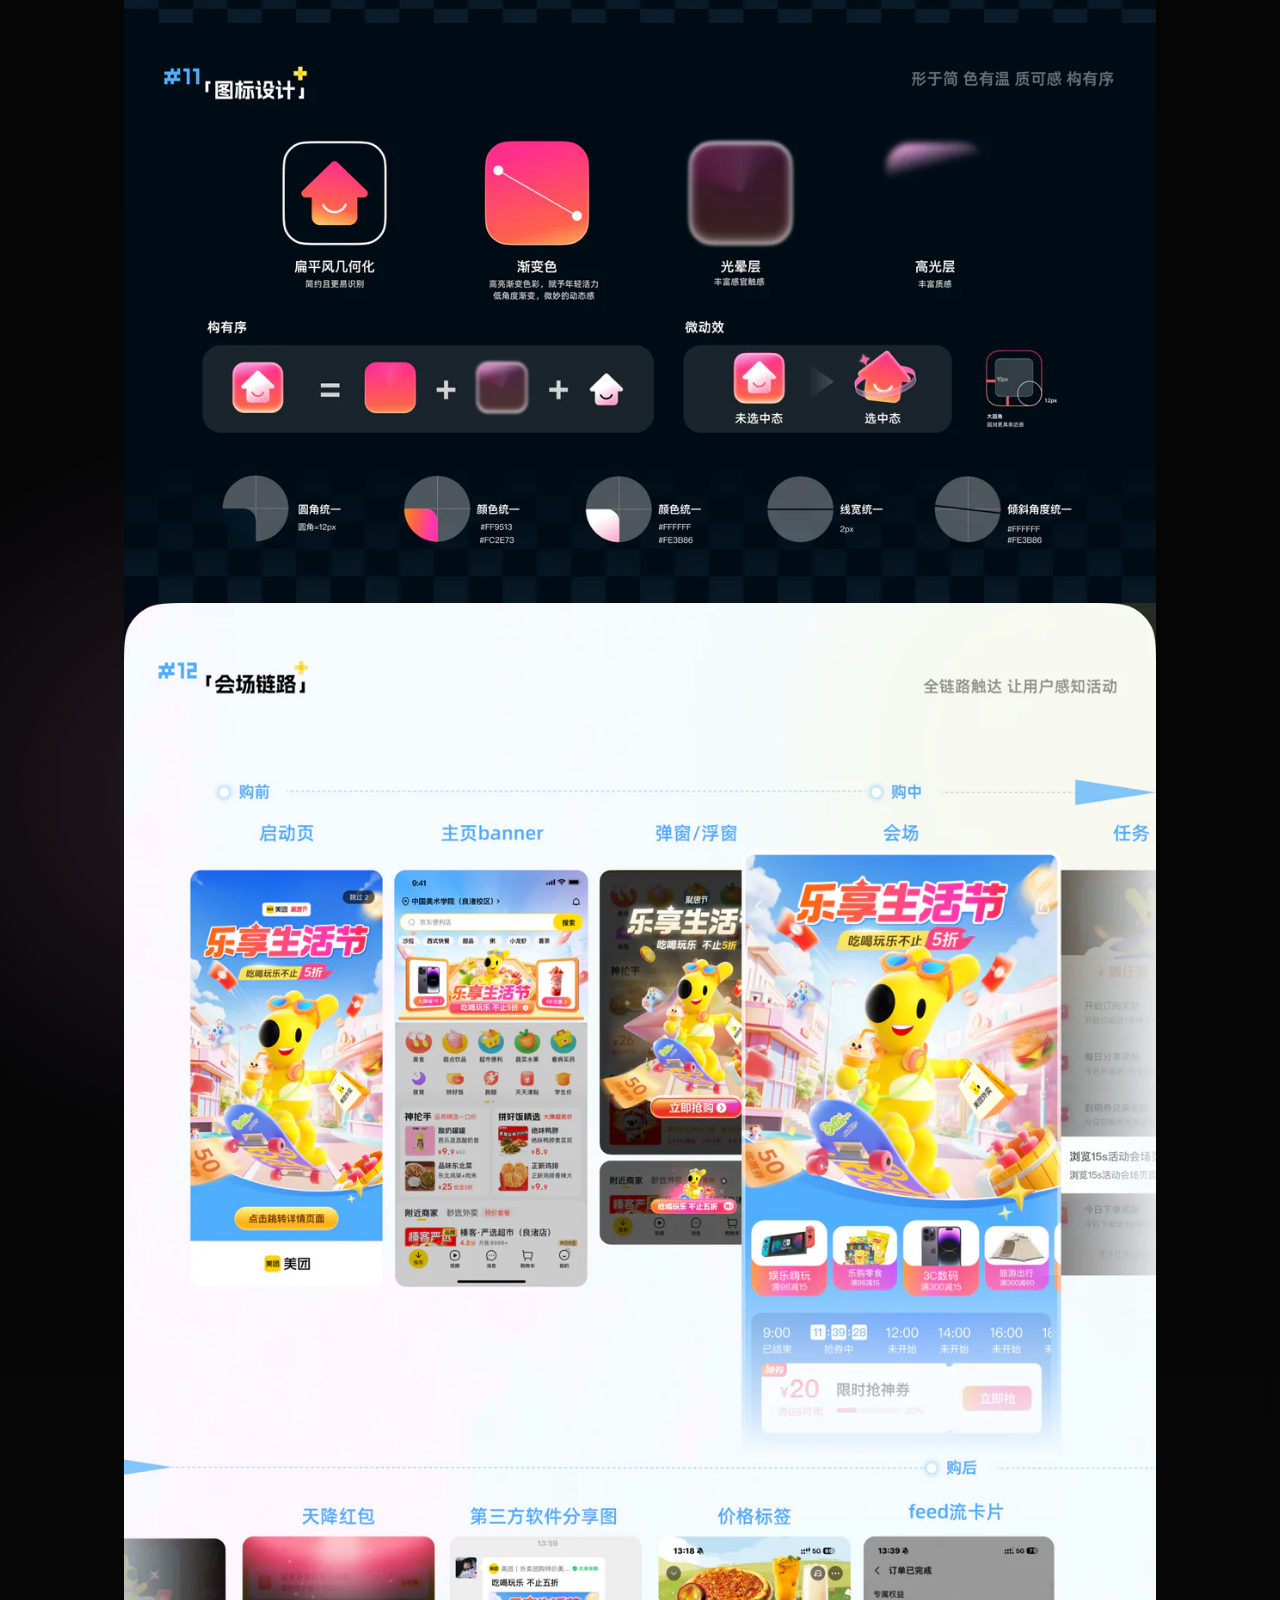
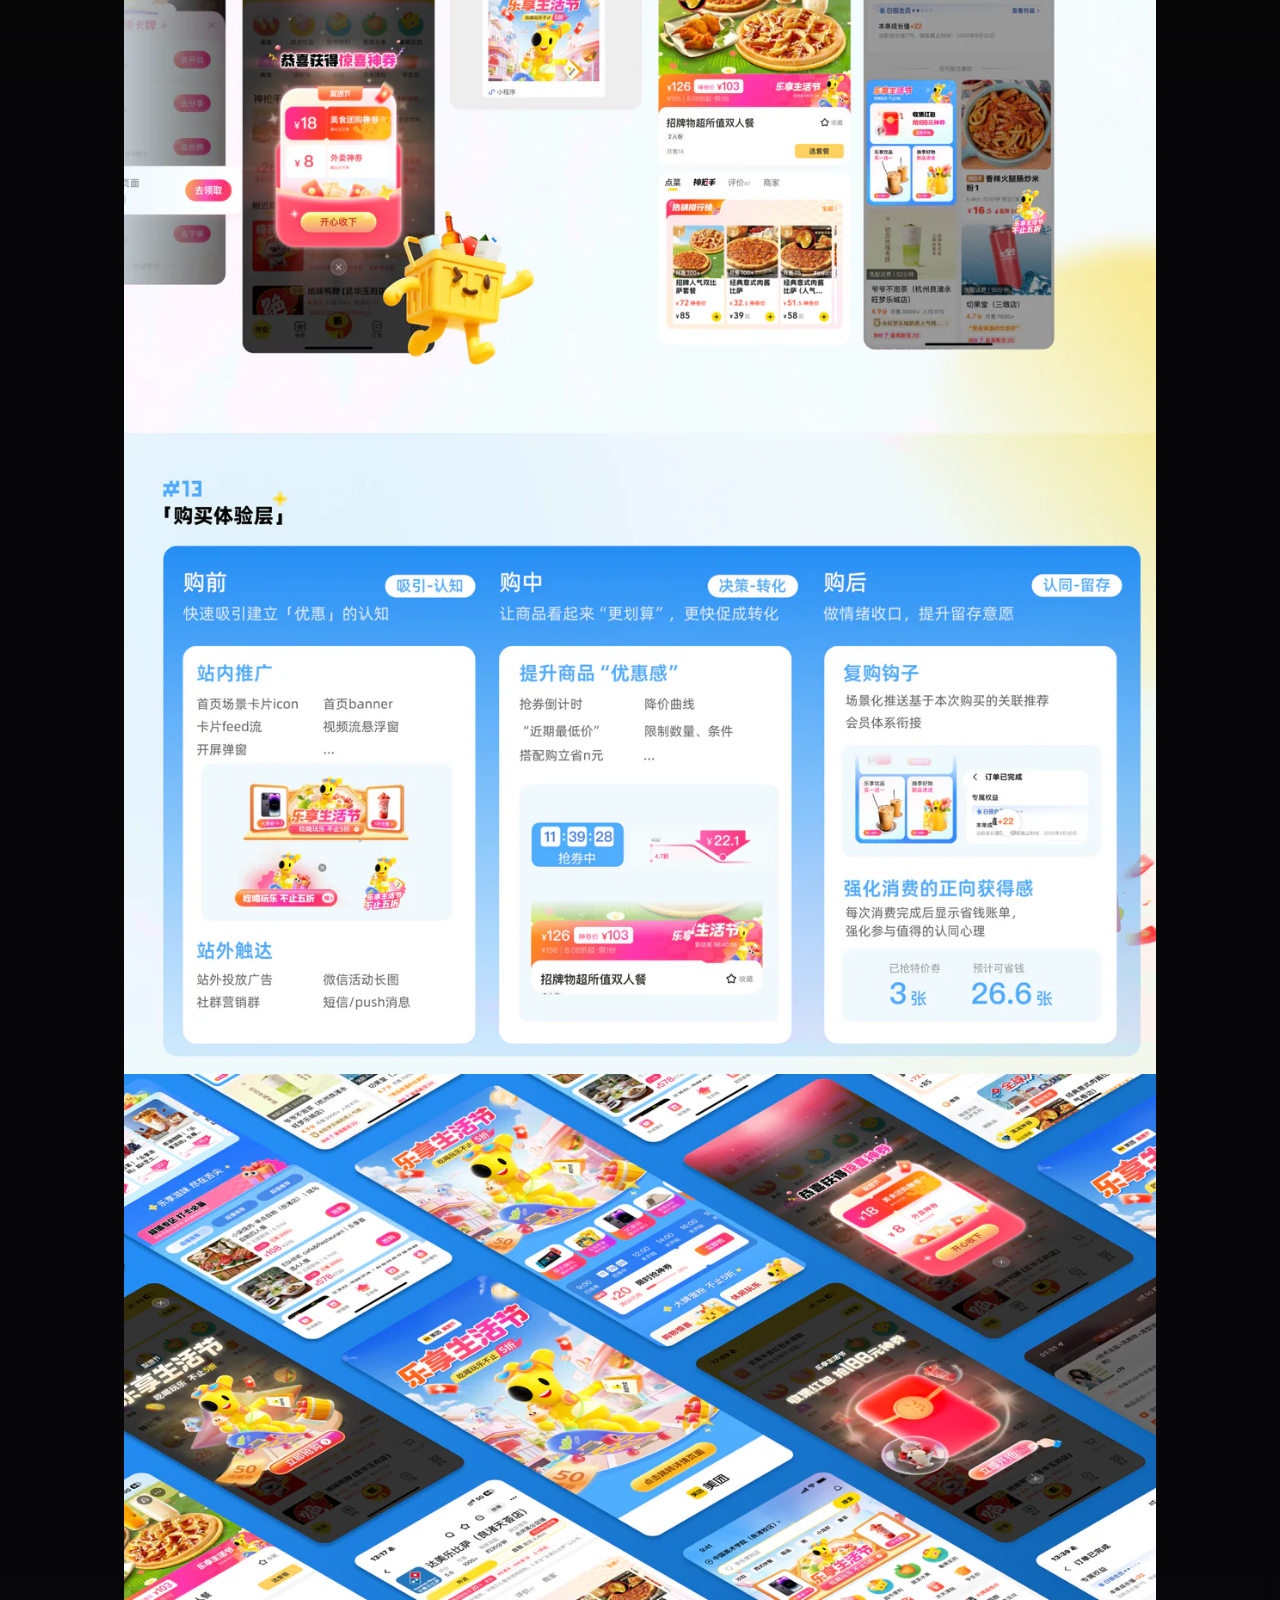
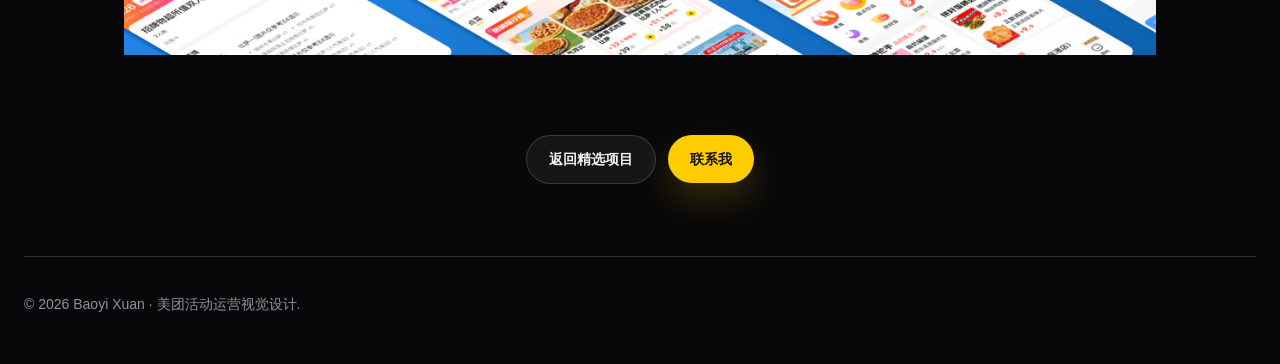
<file: project-meituan-visual.html>
<!DOCTYPE html>
<html lang="zh-CN">
<head>
  <meta charset="UTF-8" />
  <meta name="viewport" content="width=device-width, initial-scale=1.0" />
  <meta name="description" content="美团活动运营视觉设计项目：乐享生活节活动主视觉、运营物料与营销场景延展。" />
  <title>美团活动运营视觉设计 · Meituan Campaign Visual Design</title>
  <link rel="stylesheet" href="styles.css" />
</head>
<body class="project-meituan">
  <header class="site-header">
  <a class="brand" href="index.html" aria-label="返回主页" data-tooltip="返回主页">
    <span class="brand-mark" aria-hidden="true"><svg viewBox="0 0 24 24" focusable="false"><path d="m3 10 9-7 9 7v10a1 1 0 0 1-1 1h-5v-6H9v6H4a1 1 0 0 1-1-1V10Z" /></svg></span>
  </a>
    <nav class="site-nav" aria-label="项目页导航">
      <a href="index.html#projects">Projects</a>
      <a href="index.html#contact">Contact</a>
    </nav>
  </header>

  <main>
    <section class="project-hero section-grid">
      <div>
        <p class="eyebrow">Meituan Group · Campaign Visual Design</p>
        <h1 class="project-title">
          <span>美团活动运营视觉设计</span>
        </h1>
        <p class="hero-text">围绕美团一站式生活服务平台的运营活动场景，完成乐享生活节活动主视觉、页面包装与多场景物料延展。项目重点在于用清晰的视觉层级传达活动利益点，并让品牌感、促销氛围和多端投放素材保持一致。</p>
      </div>
      <div class="project-meta">
        <dl>
          <div><dt>Role</dt><dd>Visual / Operation Design</dd></div>
          <div><dt>Team</dt><dd>Meituan · 活动运营视觉</dd></div>
          <div><dt>Scope</dt><dd>活动主视觉 / 运营物料 / 营销场景延展</dd></div>
          <div><dt>Output</dt><dd>14 张视觉项目稿 · 16:9 展示</dd></div>
        </dl>
      </div>
    </section>

    <div class="case-longform">
      <figure><picture class="responsive-media">
  <source type="image/webp" srcset="assets/meituan%20visual/Slide%2016_9%20-%201-1200w.webp 1200w, assets/meituan%20visual/Slide%2016_9%20-%201-1920w.webp 1920w" sizes="(max-width: 1200px) 100vw, 1200px" />
  <img src="assets/meituan%20visual/Slide%2016_9%20-%201-1200w.webp" srcset="assets/meituan%20visual/Slide%2016_9%20-%201-1200w.webp 1200w, assets/meituan%20visual/Slide%2016_9%20-%201-1920w.webp 1920w" sizes="(max-width: 1200px) 100vw, 1200px" alt="乐享生活节活动运营视觉设计封面" loading="eager" fetchpriority="high" decoding="async" width="1200" height="675" />
</picture></figure>
      <figure><picture class="responsive-media">
  <source type="image/webp" srcset="assets/meituan%20visual/Slide%2016_9%20-%202-1200w.webp 1200w, assets/meituan%20visual/Slide%2016_9%20-%202-1920w.webp 1920w" sizes="(max-width: 1200px) 100vw, 1200px" />
  <img src="assets/meituan%20visual/Slide%2016_9%20-%202-1200w.webp" srcset="assets/meituan%20visual/Slide%2016_9%20-%202-1200w.webp 1200w, assets/meituan%20visual/Slide%2016_9%20-%202-1920w.webp 1920w" sizes="(max-width: 1200px) 100vw, 1200px" alt="美团活动运营视觉设计展示 02" loading="lazy" decoding="async" width="1200" height="675" />
</picture></figure>
      <figure><picture class="responsive-media">
  <source type="image/webp" srcset="assets/meituan%20visual/Slide%2016_9%20-%203-1200w.webp 1200w, assets/meituan%20visual/Slide%2016_9%20-%203-1920w.webp 1920w" sizes="(max-width: 1200px) 100vw, 1200px" />
  <img src="assets/meituan%20visual/Slide%2016_9%20-%203-1200w.webp" srcset="assets/meituan%20visual/Slide%2016_9%20-%203-1200w.webp 1200w, assets/meituan%20visual/Slide%2016_9%20-%203-1920w.webp 1920w" sizes="(max-width: 1200px) 100vw, 1200px" alt="美团活动运营视觉设计展示 03" loading="lazy" decoding="async" width="1200" height="675" />
</picture></figure>
      <figure><picture class="responsive-media">
  <source type="image/webp" srcset="assets/meituan%20visual/Slide%2016_9%20-%204-1200w.webp 1200w, assets/meituan%20visual/Slide%2016_9%20-%204-1920w.webp 1920w" sizes="(max-width: 1200px) 100vw, 1200px" />
  <img src="assets/meituan%20visual/Slide%2016_9%20-%204-1200w.webp" srcset="assets/meituan%20visual/Slide%2016_9%20-%204-1200w.webp 1200w, assets/meituan%20visual/Slide%2016_9%20-%204-1920w.webp 1920w" sizes="(max-width: 1200px) 100vw, 1200px" alt="美团活动运营视觉设计展示 04" loading="lazy" decoding="async" width="1200" height="675" />
</picture></figure>
      <figure><picture class="responsive-media">
  <source type="image/webp" srcset="assets/meituan%20visual/Slide%2016_9%20-%205-1200w.webp 1200w, assets/meituan%20visual/Slide%2016_9%20-%205-1920w.webp 1920w" sizes="(max-width: 1200px) 100vw, 1200px" />
  <img src="assets/meituan%20visual/Slide%2016_9%20-%205-1200w.webp" srcset="assets/meituan%20visual/Slide%2016_9%20-%205-1200w.webp 1200w, assets/meituan%20visual/Slide%2016_9%20-%205-1920w.webp 1920w" sizes="(max-width: 1200px) 100vw, 1200px" alt="美团活动运营视觉设计展示 05" loading="lazy" decoding="async" width="1200" height="675" />
</picture></figure>
      <figure><picture class="responsive-media">
  <source type="image/webp" srcset="assets/meituan%20visual/Slide%2016_9%20-%206-1200w.webp 1200w, assets/meituan%20visual/Slide%2016_9%20-%206-1920w.webp 1920w" sizes="(max-width: 1200px) 100vw, 1200px" />
  <img src="assets/meituan%20visual/Slide%2016_9%20-%206-1200w.webp" srcset="assets/meituan%20visual/Slide%2016_9%20-%206-1200w.webp 1200w, assets/meituan%20visual/Slide%2016_9%20-%206-1920w.webp 1920w" sizes="(max-width: 1200px) 100vw, 1200px" alt="美团活动运营视觉设计展示 06" loading="lazy" decoding="async" width="1200" height="675" />
</picture></figure>
      <figure><picture class="responsive-media">
  <source type="image/webp" srcset="assets/meituan%20visual/Slide%2016_9%20-%207-1200w.webp 1200w, assets/meituan%20visual/Slide%2016_9%20-%207-1920w.webp 1920w" sizes="(max-width: 1200px) 100vw, 1200px" />
  <img src="assets/meituan%20visual/Slide%2016_9%20-%207-1200w.webp" srcset="assets/meituan%20visual/Slide%2016_9%20-%207-1200w.webp 1200w, assets/meituan%20visual/Slide%2016_9%20-%207-1920w.webp 1920w" sizes="(max-width: 1200px) 100vw, 1200px" alt="美团活动运营视觉设计展示 07" loading="lazy" decoding="async" width="1200" height="675" />
</picture></figure>
      <figure><picture class="responsive-media">
  <source type="image/webp" srcset="assets/meituan%20visual/Slide%2016_9%20-%208-1200w.webp 1200w, assets/meituan%20visual/Slide%2016_9%20-%208-1920w.webp 1920w" sizes="(max-width: 1200px) 100vw, 1200px" />
  <img src="assets/meituan%20visual/Slide%2016_9%20-%208-1200w.webp" srcset="assets/meituan%20visual/Slide%2016_9%20-%208-1200w.webp 1200w, assets/meituan%20visual/Slide%2016_9%20-%208-1920w.webp 1920w" sizes="(max-width: 1200px) 100vw, 1200px" alt="美团活动运营视觉设计展示 08" loading="lazy" decoding="async" width="1200" height="2051" />
</picture></figure>
      <figure><picture class="responsive-media">
  <source type="image/webp" srcset="assets/meituan%20visual/Slide%2016_9%20-%209-1200w.webp 1200w, assets/meituan%20visual/Slide%2016_9%20-%209-1920w.webp 1920w" sizes="(max-width: 1200px) 100vw, 1200px" />
  <img src="assets/meituan%20visual/Slide%2016_9%20-%209-1200w.webp" srcset="assets/meituan%20visual/Slide%2016_9%20-%209-1200w.webp 1200w, assets/meituan%20visual/Slide%2016_9%20-%209-1920w.webp 1920w" sizes="(max-width: 1200px) 100vw, 1200px" alt="美团活动运营视觉设计展示 09" loading="lazy" decoding="async" width="1200" height="675" />
</picture></figure>
      <figure><picture class="responsive-media">
  <source type="image/webp" srcset="assets/meituan%20visual/Slide%2016_9%20-%2010-1200w.webp 1200w, assets/meituan%20visual/Slide%2016_9%20-%2010-1920w.webp 1920w" sizes="(max-width: 1200px) 100vw, 1200px" />
  <img src="assets/meituan%20visual/Slide%2016_9%20-%2010-1200w.webp" srcset="assets/meituan%20visual/Slide%2016_9%20-%2010-1200w.webp 1200w, assets/meituan%20visual/Slide%2016_9%20-%2010-1920w.webp 1920w" sizes="(max-width: 1200px) 100vw, 1200px" alt="美团活动运营视觉设计展示 10" loading="lazy" decoding="async" width="1200" height="675" />
</picture></figure>
      <figure><picture class="responsive-media">
  <source type="image/webp" srcset="assets/meituan%20visual/Slide%2016_9%20-%2011-1200w.webp 1200w, assets/meituan%20visual/Slide%2016_9%20-%2011-1920w.webp 1920w" sizes="(max-width: 1200px) 100vw, 1200px" />
  <img src="assets/meituan%20visual/Slide%2016_9%20-%2011-1200w.webp" srcset="assets/meituan%20visual/Slide%2016_9%20-%2011-1200w.webp 1200w, assets/meituan%20visual/Slide%2016_9%20-%2011-1920w.webp 1920w" sizes="(max-width: 1200px) 100vw, 1200px" alt="美团活动运营视觉设计展示 11" loading="lazy" decoding="async" width="1200" height="675" />
</picture></figure>
      <figure><picture class="responsive-media">
  <source type="image/webp" srcset="assets/meituan%20visual/Slide%2016_9%20-%2012-1200w.webp 1200w, assets/meituan%20visual/Slide%2016_9%20-%2012-1920w.webp 1920w" sizes="(max-width: 1200px) 100vw, 1200px" />
  <img src="assets/meituan%20visual/Slide%2016_9%20-%2012-1200w.webp" srcset="assets/meituan%20visual/Slide%2016_9%20-%2012-1200w.webp 1200w, assets/meituan%20visual/Slide%2016_9%20-%2012-1920w.webp 1920w" sizes="(max-width: 1200px) 100vw, 1200px" alt="美团活动运营视觉设计展示 12" loading="lazy" decoding="async" width="1200" height="1662" />
</picture></figure>
      <figure><picture class="responsive-media">
  <source type="image/webp" srcset="assets/meituan%20visual/Slide%2016_9%20-%2013-1200w.webp 1200w, assets/meituan%20visual/Slide%2016_9%20-%2013-1920w.webp 1920w" sizes="(max-width: 1200px) 100vw, 1200px" />
  <img src="assets/meituan%20visual/Slide%2016_9%20-%2013-1200w.webp" srcset="assets/meituan%20visual/Slide%2016_9%20-%2013-1200w.webp 1200w, assets/meituan%20visual/Slide%2016_9%20-%2013-1920w.webp 1920w" sizes="(max-width: 1200px) 100vw, 1200px" alt="美团活动运营视觉设计展示 13" loading="lazy" decoding="async" width="1200" height="746" />
</picture></figure>
      <figure><picture class="responsive-media">
  <source type="image/webp" srcset="assets/meituan%20visual/Slide%2016_9%20-%2014-1200w.webp 1200w, assets/meituan%20visual/Slide%2016_9%20-%2014-1920w.webp 1920w" sizes="(max-width: 1200px) 100vw, 1200px" />
  <img src="assets/meituan%20visual/Slide%2016_9%20-%2014-1200w.webp" srcset="assets/meituan%20visual/Slide%2016_9%20-%2014-1200w.webp 1200w, assets/meituan%20visual/Slide%2016_9%20-%2014-1920w.webp 1920w" sizes="(max-width: 1200px) 100vw, 1200px" alt="美团活动运营视觉设计展示 14" loading="lazy" decoding="async" width="1200" height="675" />
</picture></figure>
    </div>

    <section class="next-project section">
      <a class="button secondary" href="index.html#projects">返回精选项目</a>
      <a class="button primary" href="mailto:hello@example.com">联系我</a>
    </section>
  </main>

  <footer class="site-footer">
    <p>© 2026 Baoyi Xuan · 美团活动运营视觉设计.</p>
  </footer>
</body>
</html>
</file>
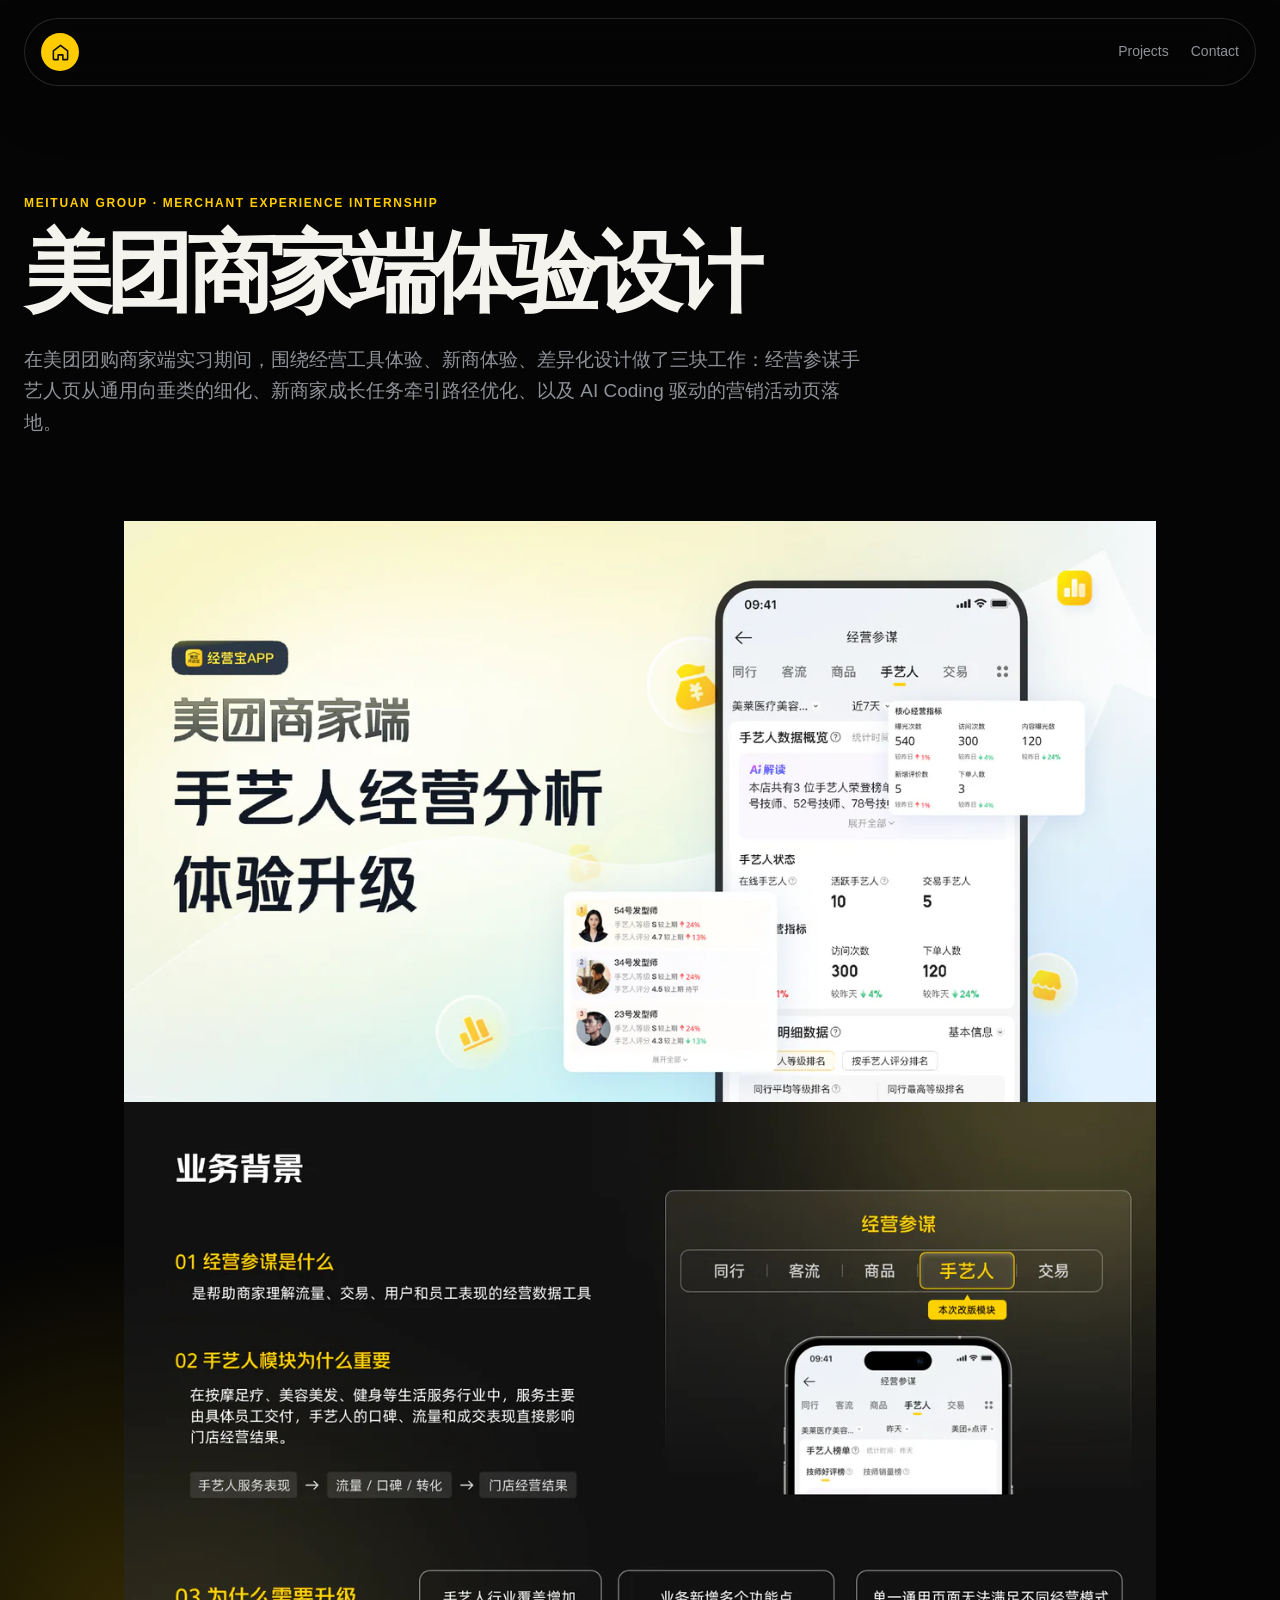
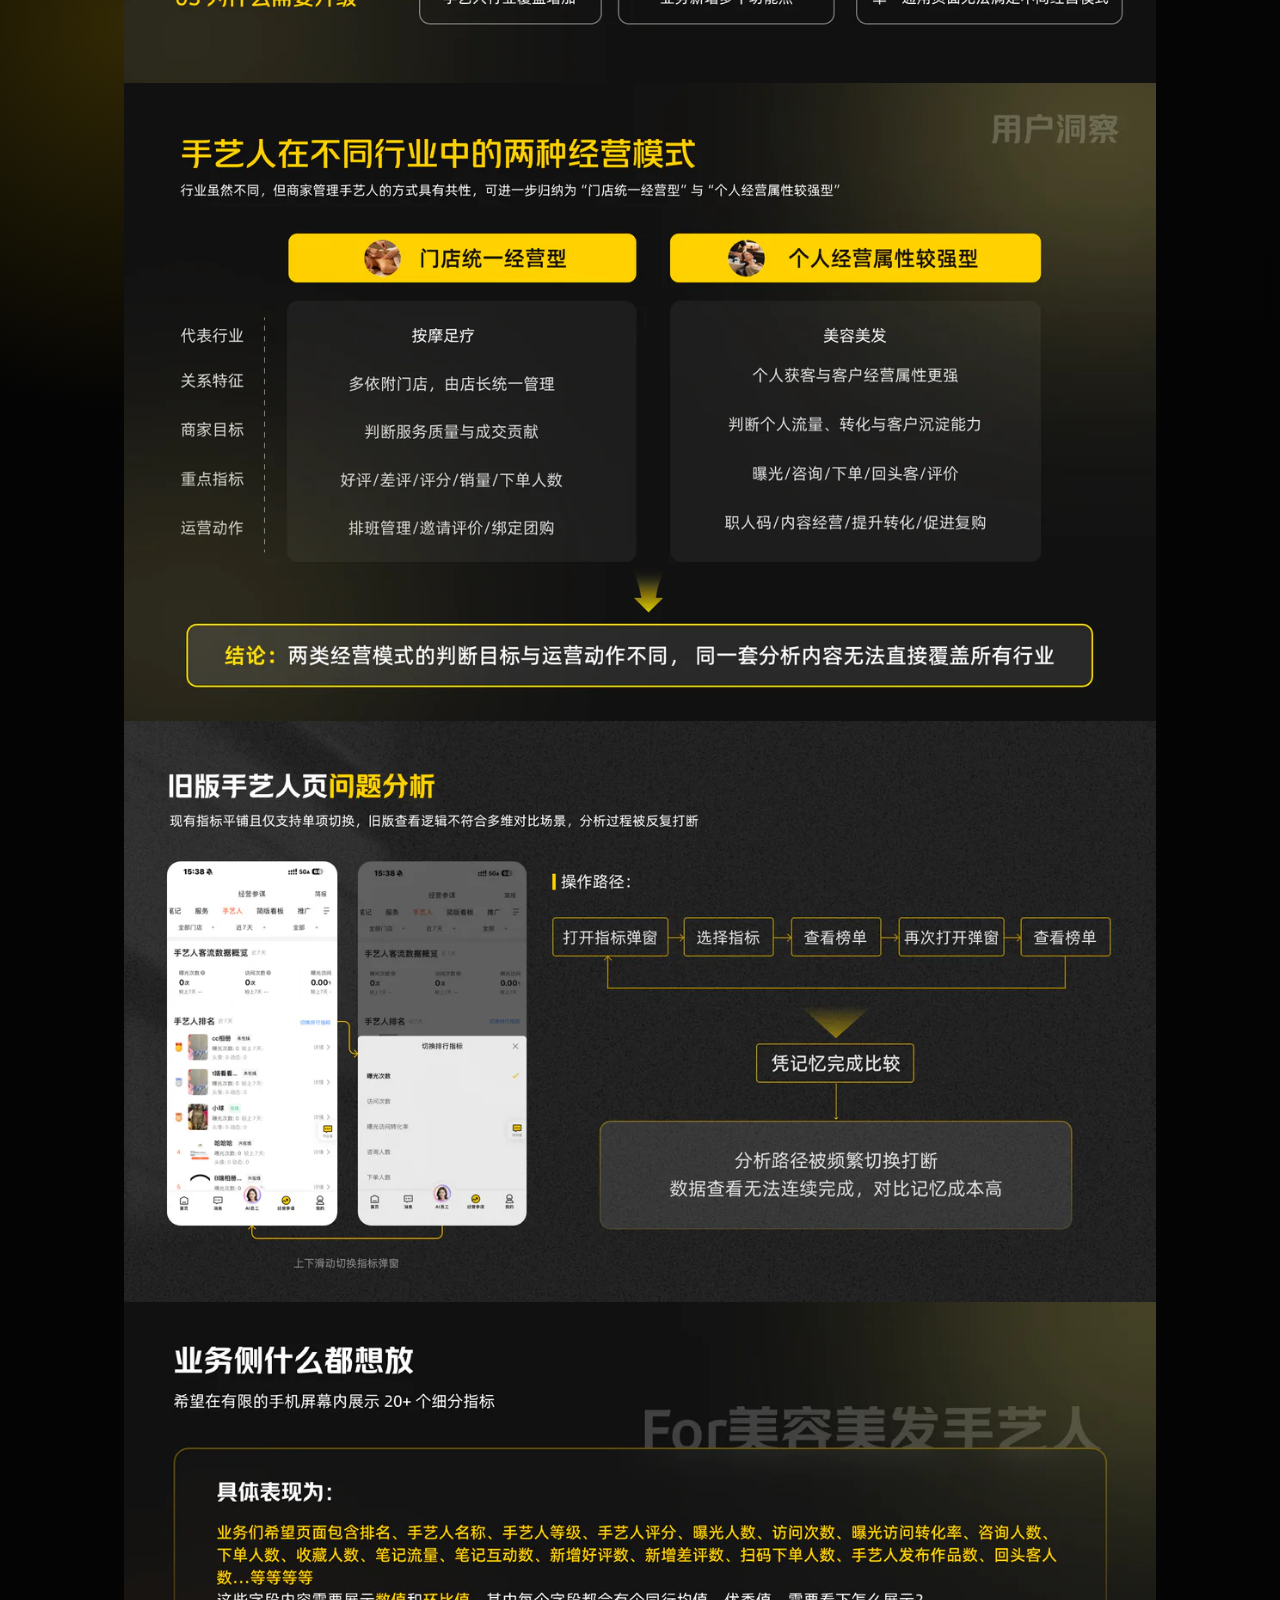
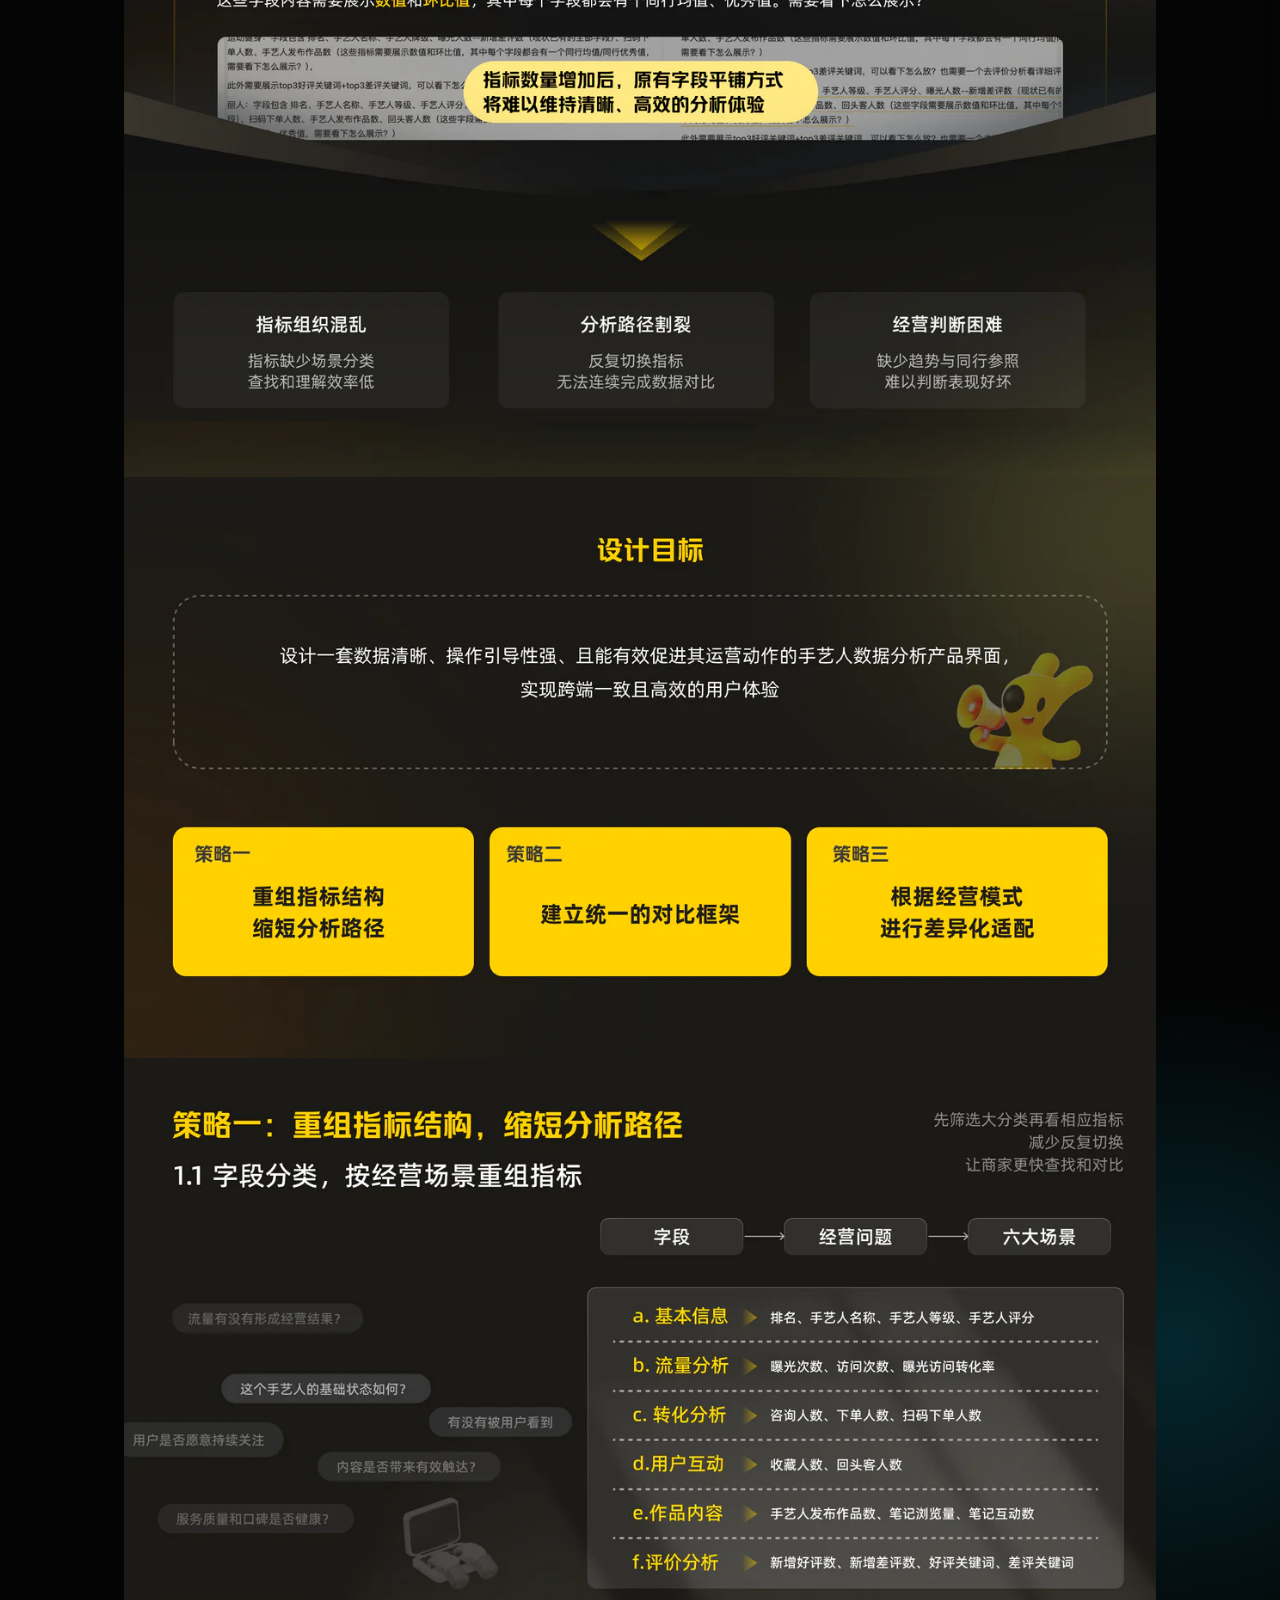
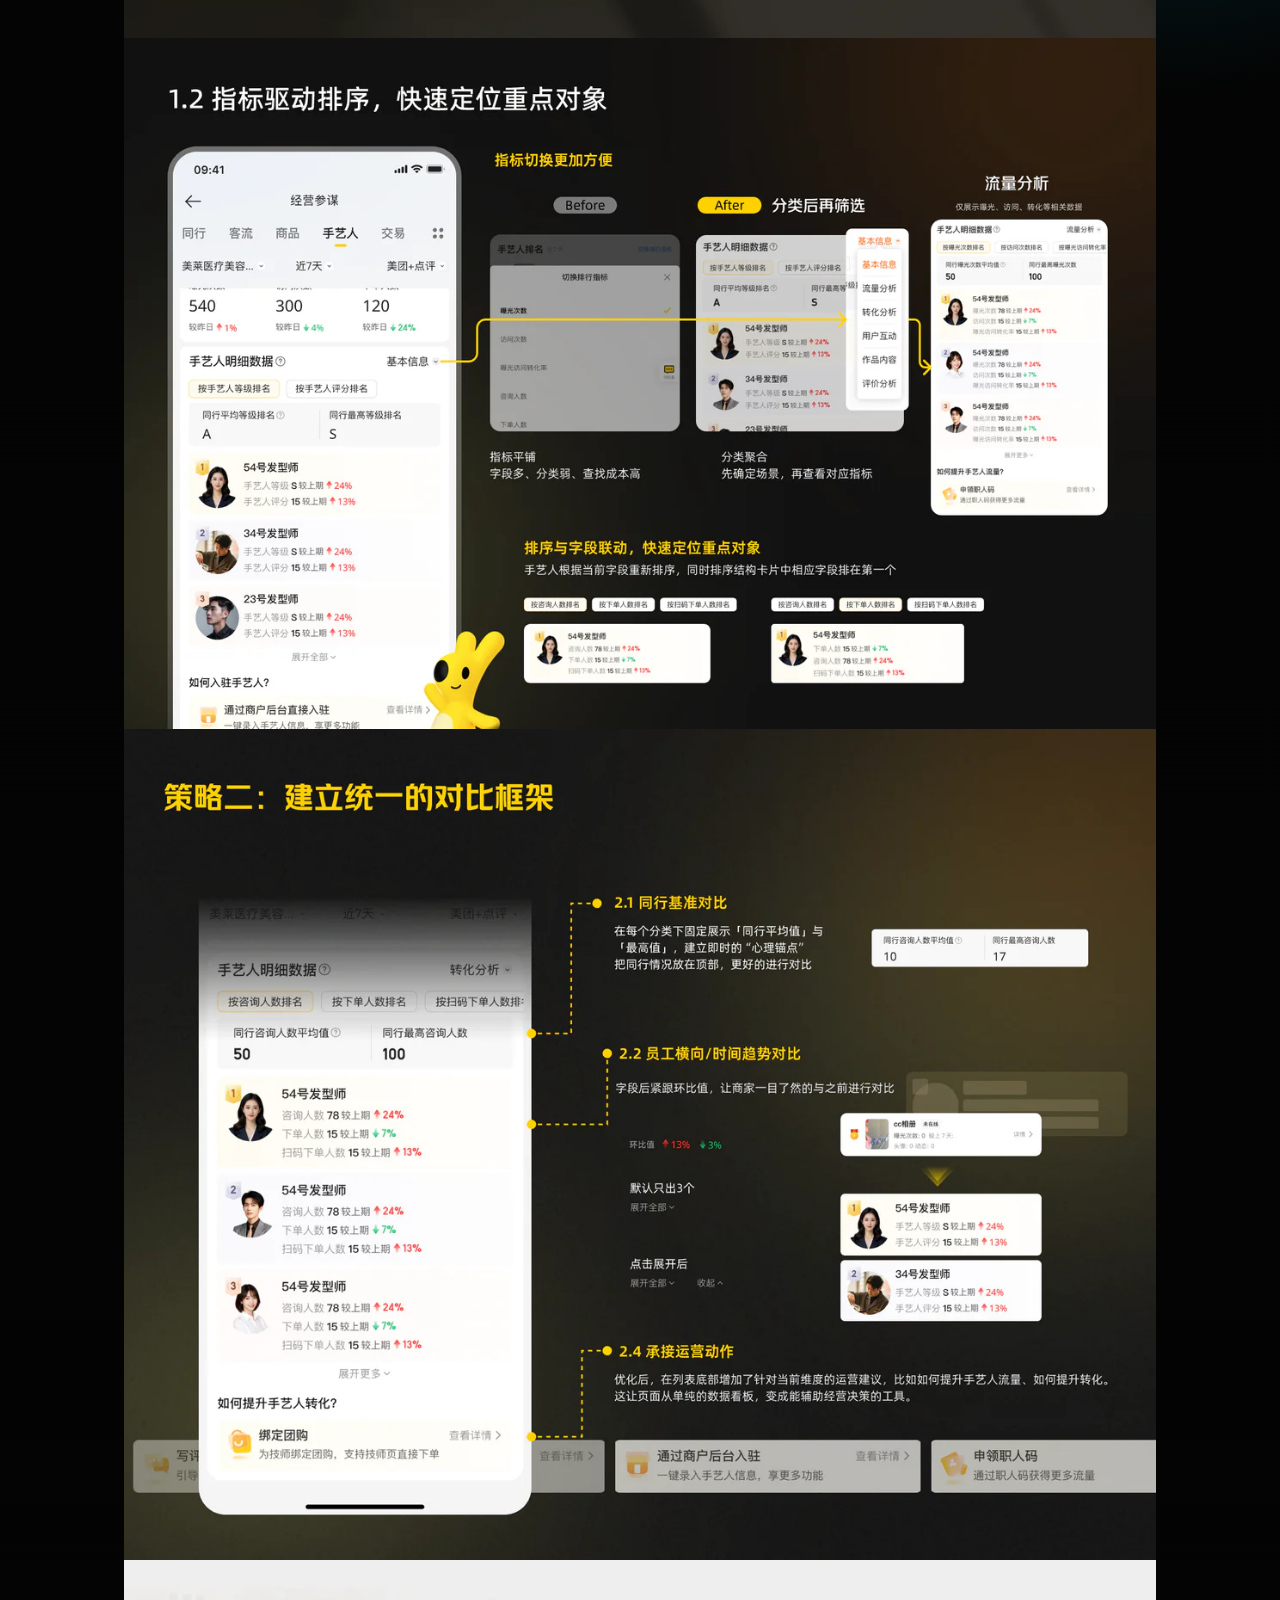
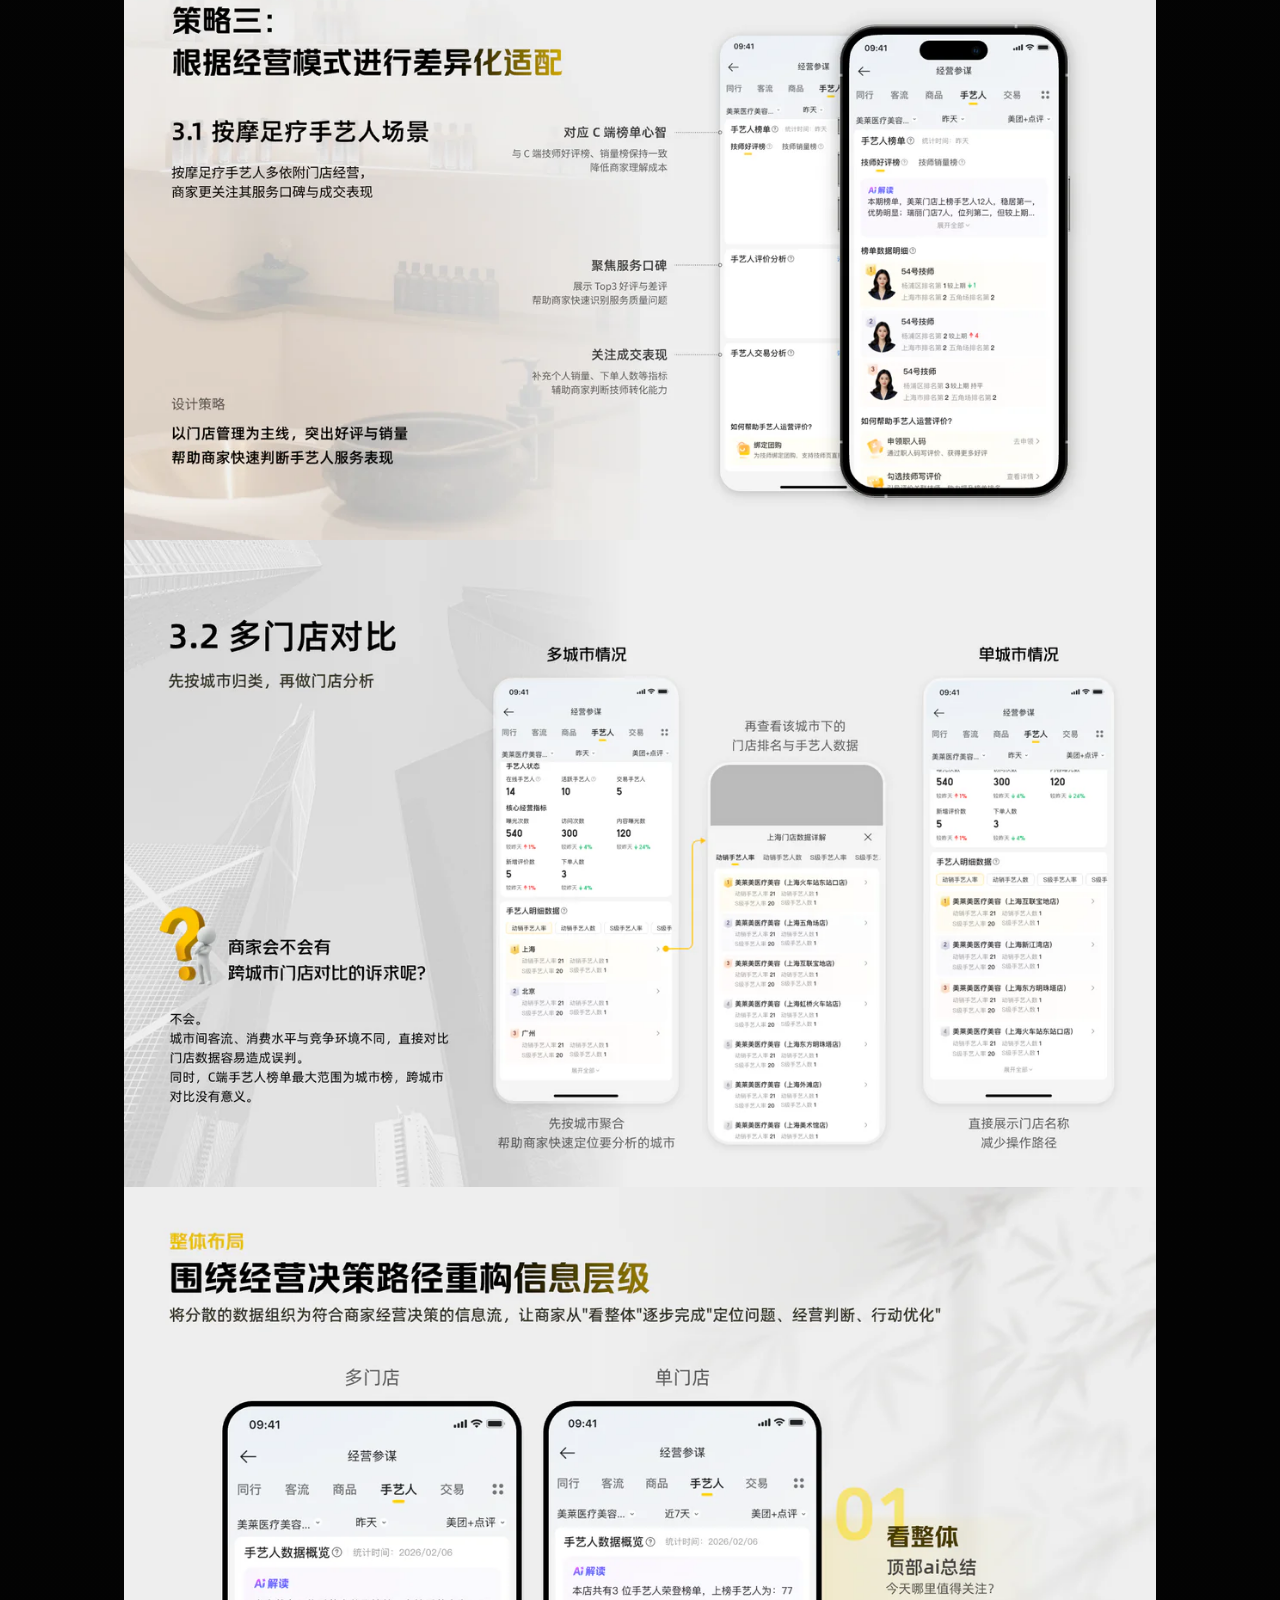
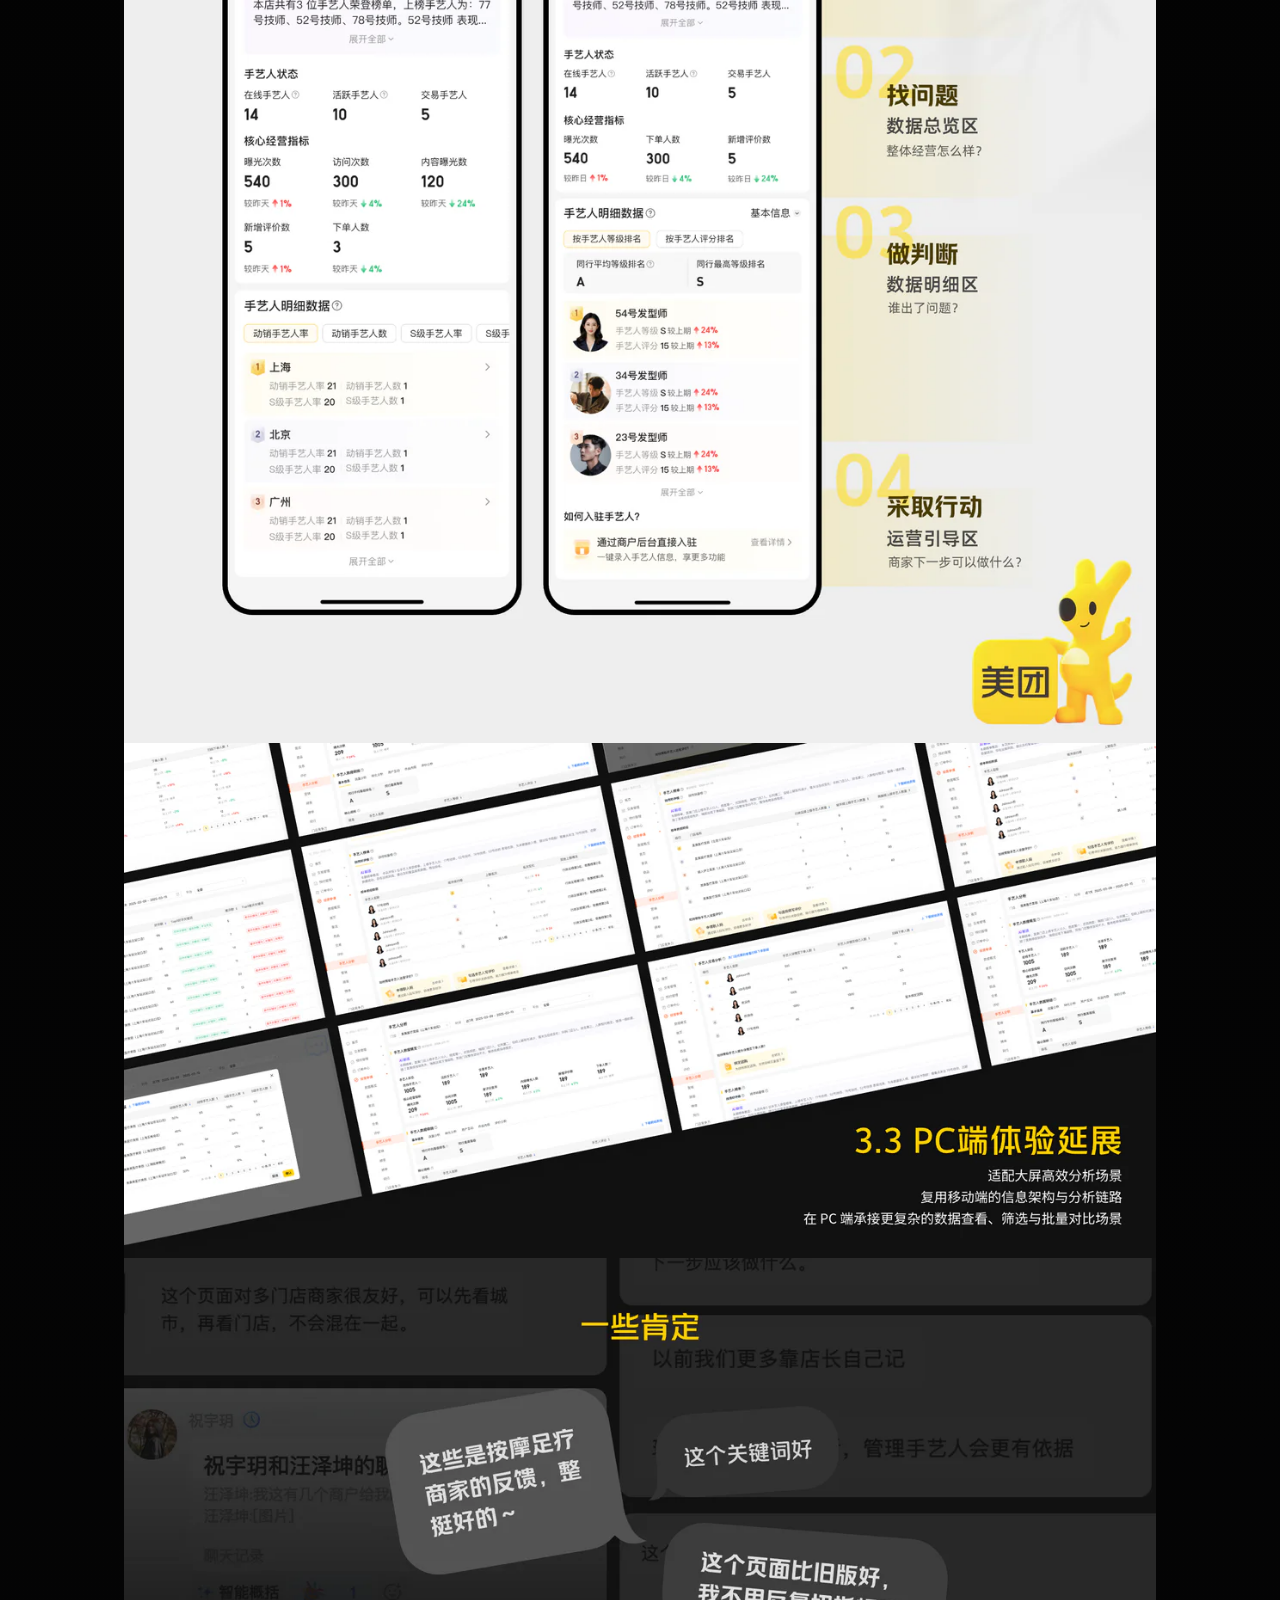
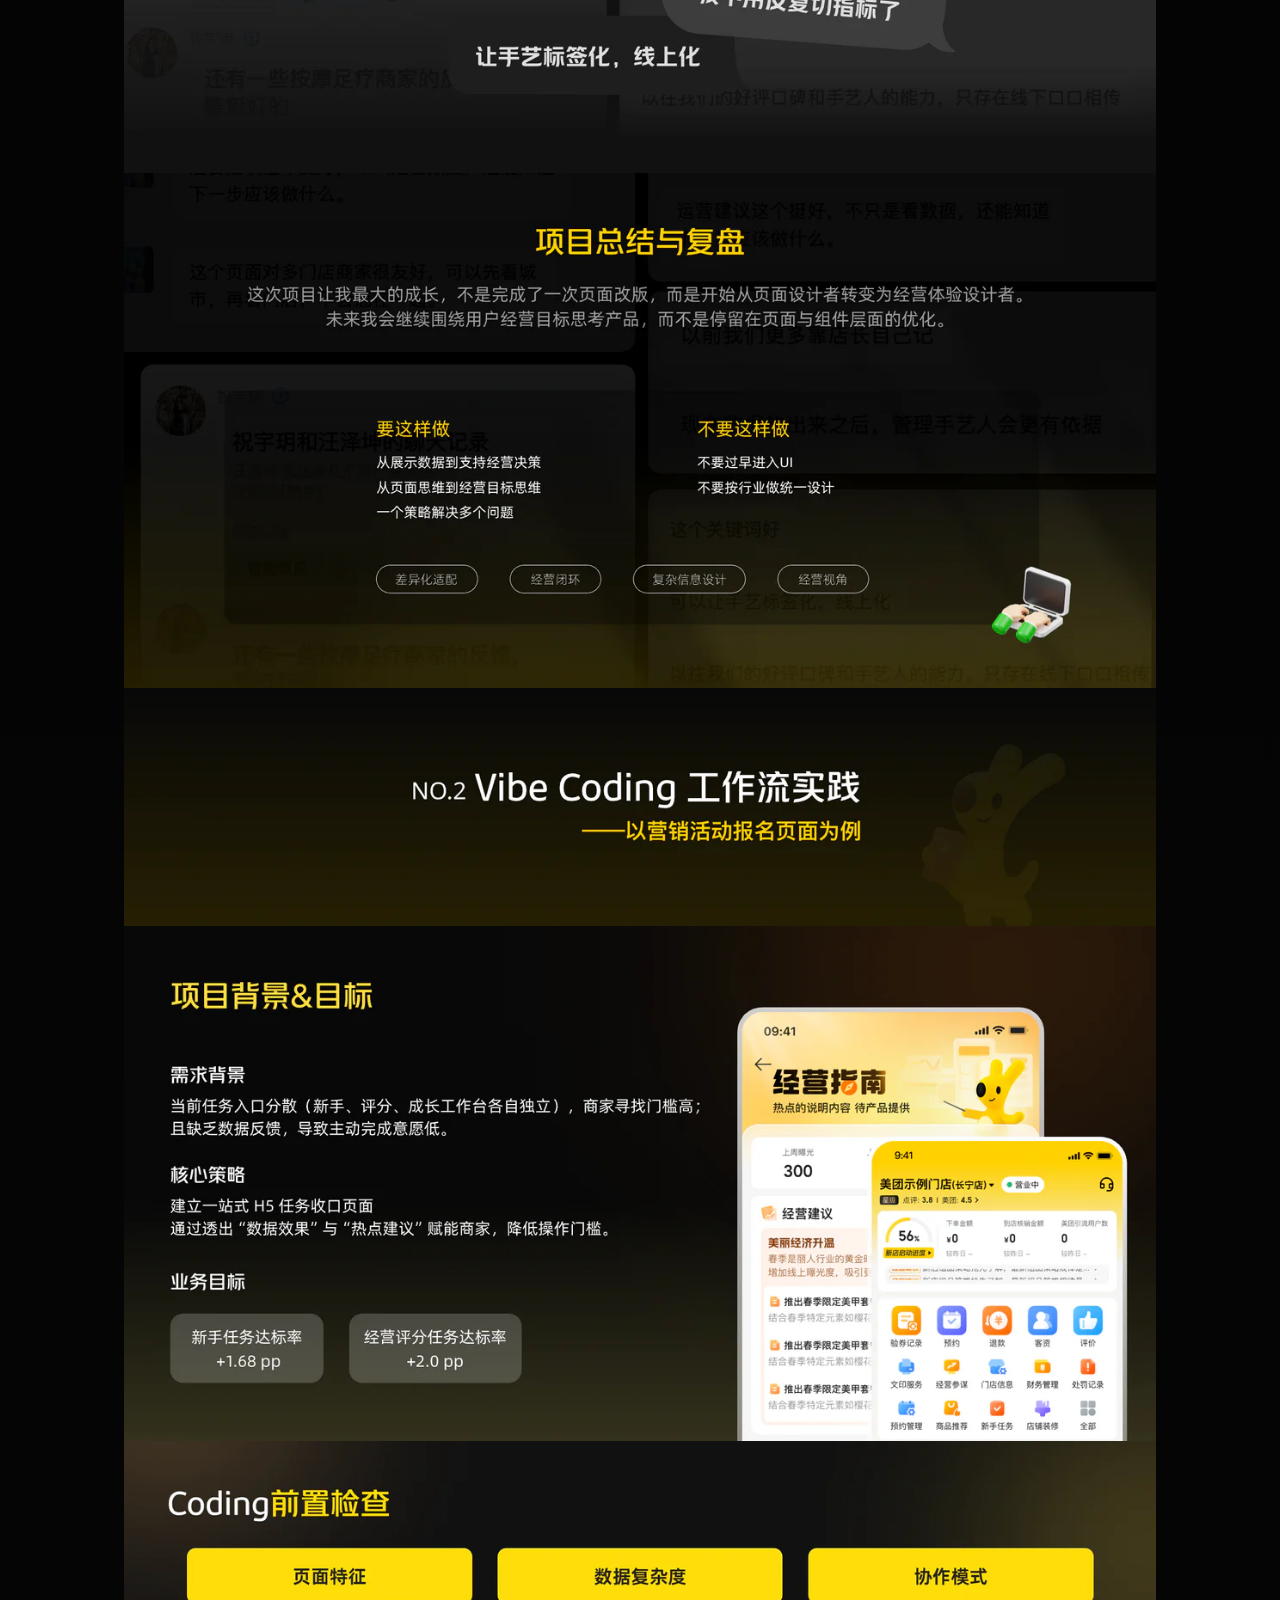
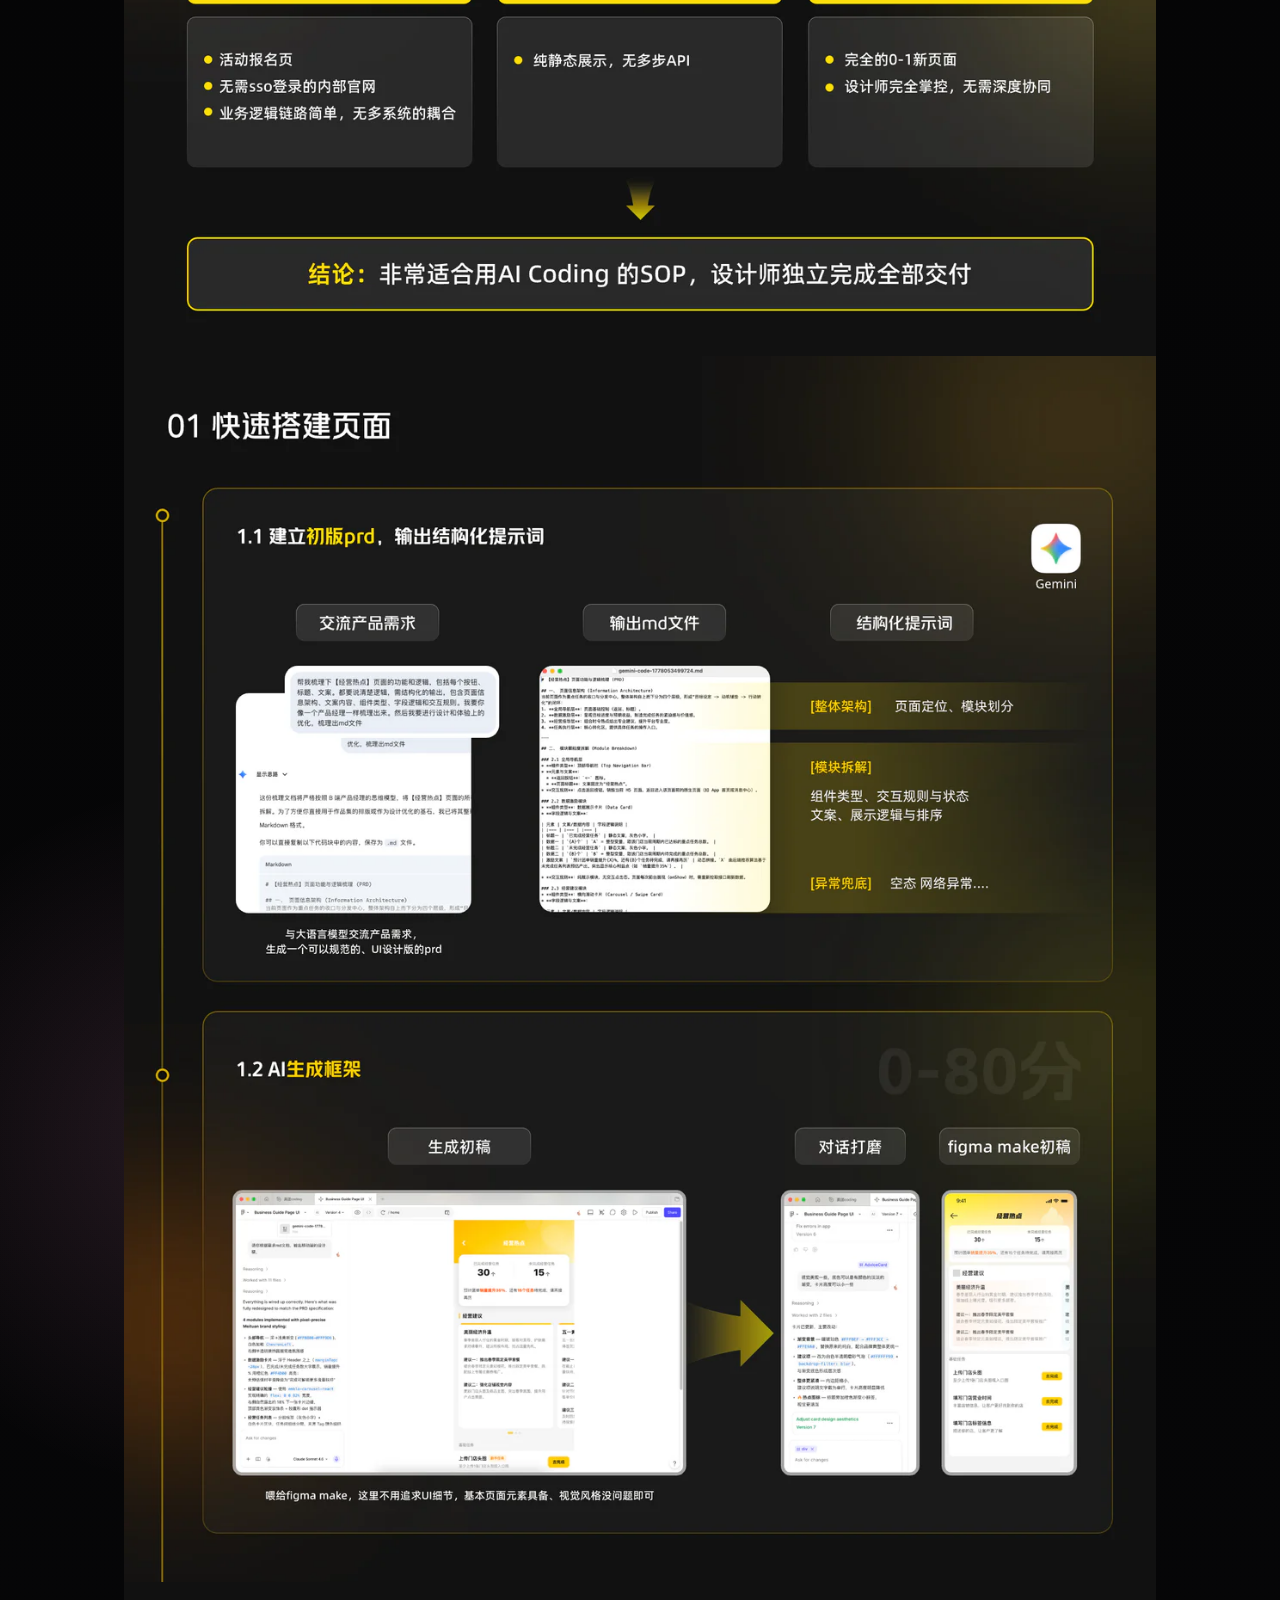
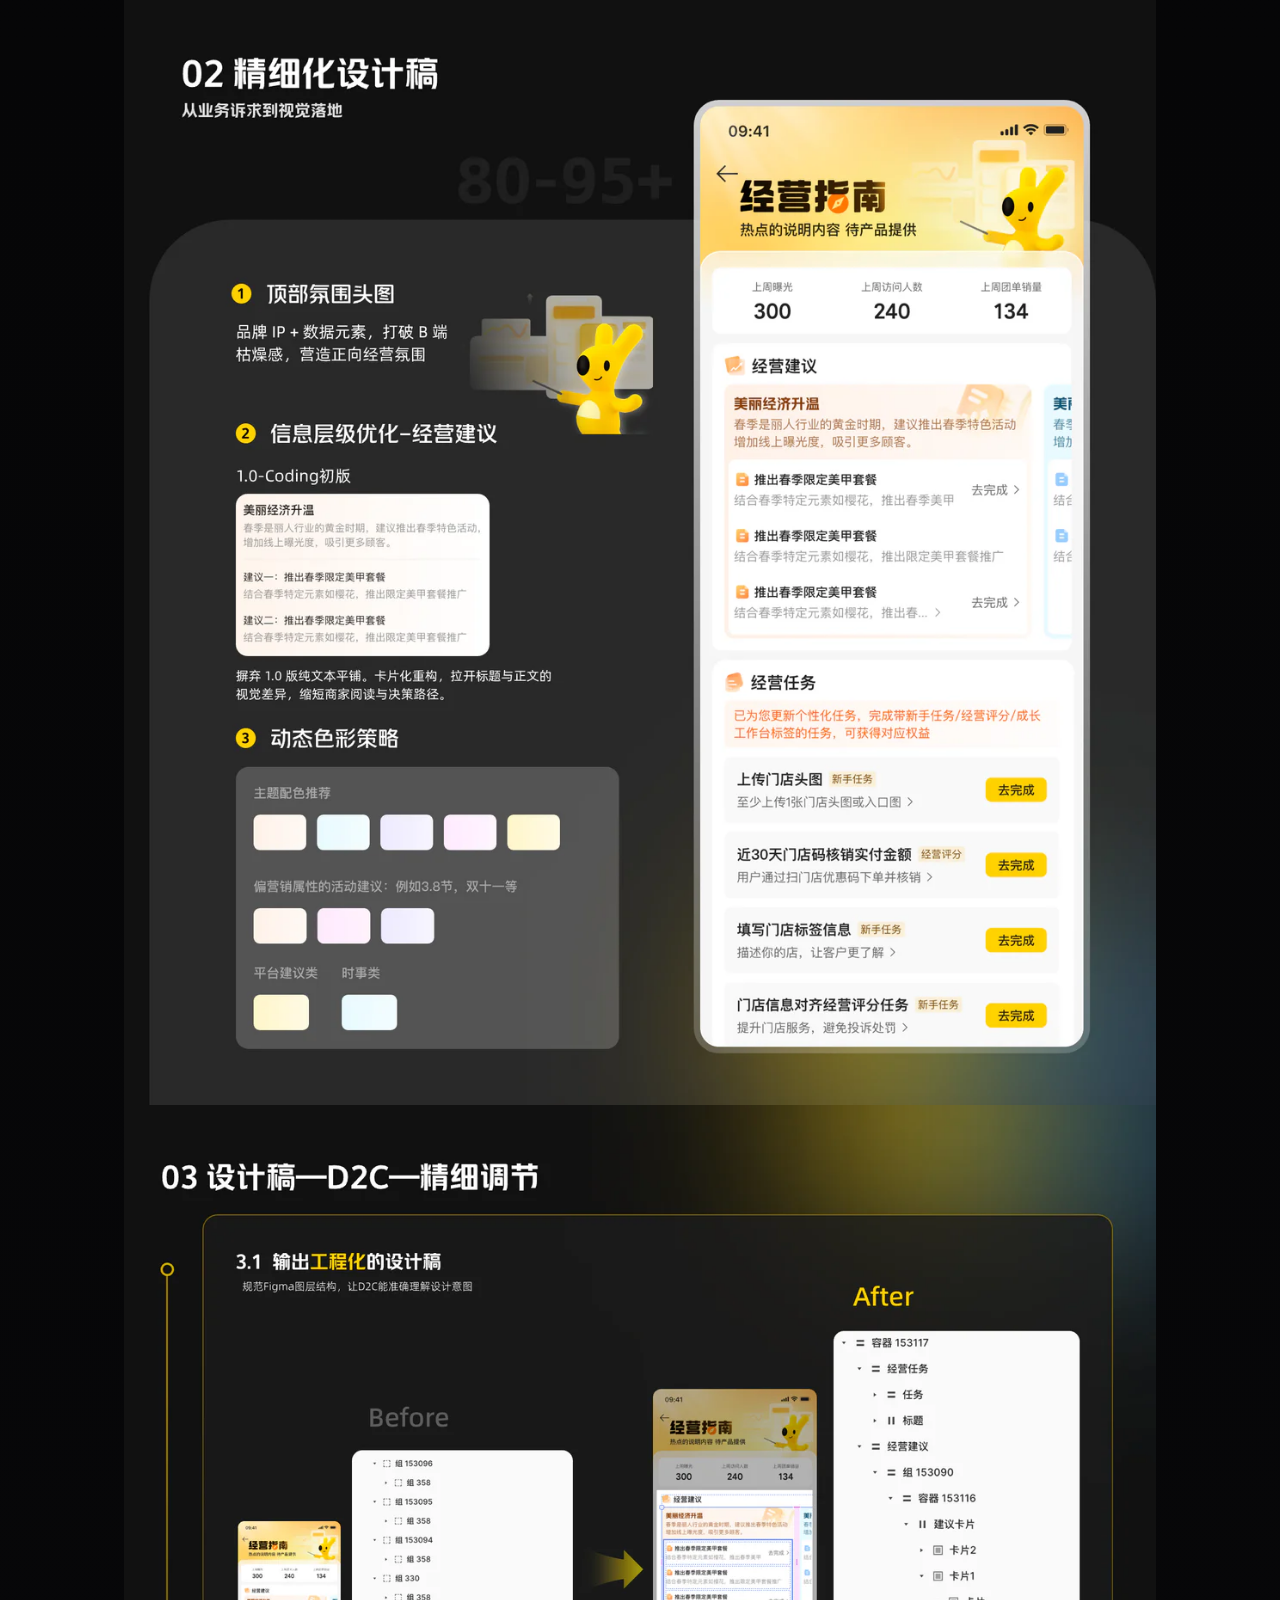
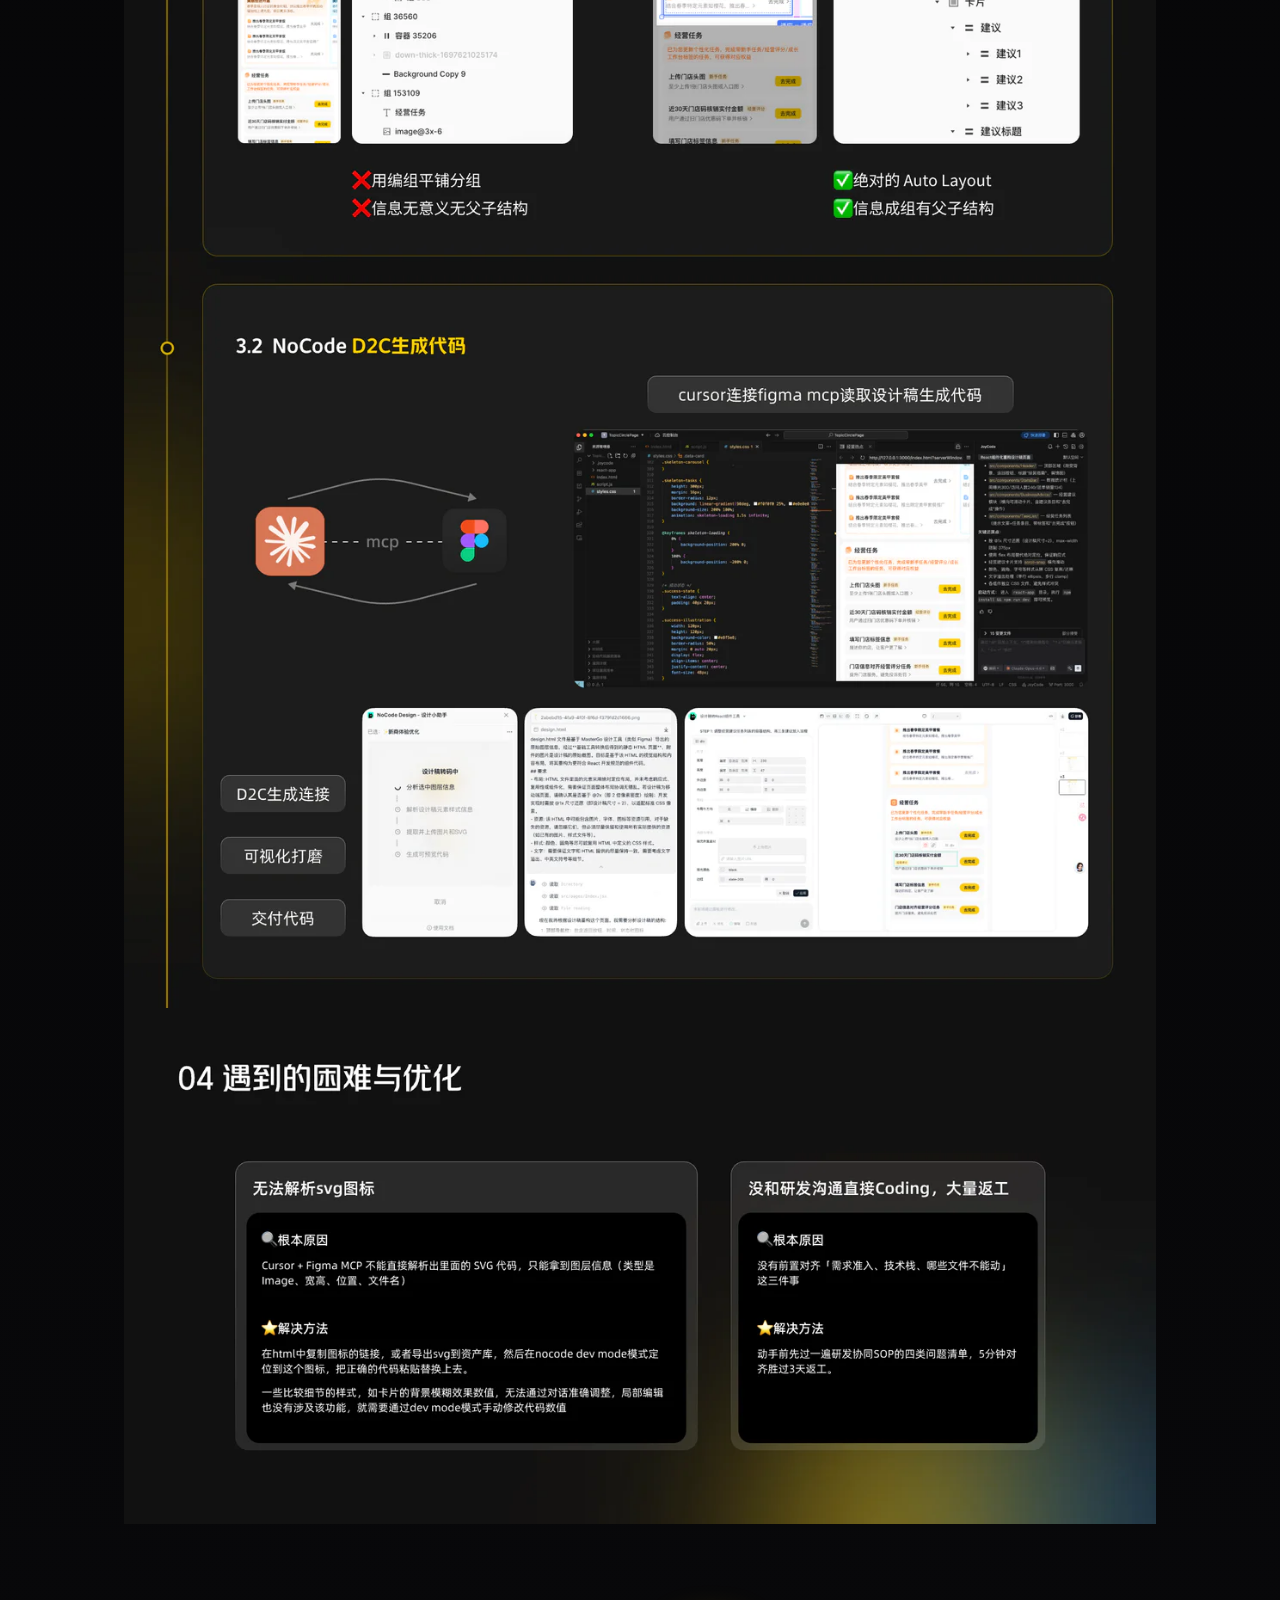
<file: project-meituan.html>
<!DOCTYPE html>
<html lang="zh-CN">
<head>
  <meta charset="UTF-8" />
  <meta name="viewport" content="width=device-width, initial-scale=1.0" />
  <meta name="description" content="美团团购商家端实习复盘：经营参谋手艺人页改版、新商成长任务牵引、AI Coding 三个项目。" />
  <title>美团团购商家端实习复盘 · Meituan Merchant Internship Recap</title>
  <link rel="stylesheet" href="styles.css" />
</head>
<body class="project-meituan">
  <header class="site-header">
  <a class="brand" href="index.html" aria-label="返回主页" data-tooltip="返回主页">
    <span class="brand-mark" aria-hidden="true"><svg viewBox="0 0 24 24" focusable="false"><path d="m3 10 9-7 9 7v10a1 1 0 0 1-1 1h-5v-6H9v6H4a1 1 0 0 1-1-1V10Z" /></svg></span>
  </a>
    <nav class="site-nav" aria-label="项目页导航">
      <a href="index.html#projects">Projects</a>
      <a href="index.html#contact">Contact</a>
    </nav>
  </header>

  <main>
    <section class="project-hero section-grid">
      <div>
        <p class="eyebrow">Meituan Group · Merchant Experience Internship</p>
        <h1 class="project-title">
          <span>美团商家端体验设计</span>
        </h1>
      <p class="hero-text">在美团团购商家端实习期间，围绕经营工具体验、新商体验、差异化设计做了三块工作：经营参谋手艺人页从通用向垂类的细化、新商家成长任务牵引路径优化、以及 AI Coding 驱动的营销活动页落地。</p>
    </div>
  </section>

    <div class="case-longform">
      <figure><picture class="responsive-media">
  <source type="image/webp" srcset="assets/meituan/1%E5%B0%81%E9%9D%A2-1200w.webp 1200w, assets/meituan/1%E5%B0%81%E9%9D%A2-1920w.webp 1920w" sizes="(max-width: 1200px) 100vw, 1200px" />
  <img src="assets/meituan/1%E5%B0%81%E9%9D%A2-1200w.webp" srcset="assets/meituan/1%E5%B0%81%E9%9D%A2-1200w.webp 1200w, assets/meituan/1%E5%B0%81%E9%9D%A2-1920w.webp 1920w" sizes="(max-width: 1200px) 100vw, 1200px" alt="01 封面" loading="eager" fetchpriority="high" decoding="async" width="1200" height="675" />
</picture></figure>
      <figure><picture class="responsive-media">
  <source type="image/webp" srcset="assets/meituan/2%20%E4%B8%9A%E5%8A%A1%E8%83%8C%E6%99%AF-1200w.webp 1200w, assets/meituan/2%20%E4%B8%9A%E5%8A%A1%E8%83%8C%E6%99%AF-1920w.webp 1920w" sizes="(max-width: 1200px) 100vw, 1200px" />
  <img src="assets/meituan/2%20%E4%B8%9A%E5%8A%A1%E8%83%8C%E6%99%AF-1200w.webp" srcset="assets/meituan/2%20%E4%B8%9A%E5%8A%A1%E8%83%8C%E6%99%AF-1200w.webp 1200w, assets/meituan/2%20%E4%B8%9A%E5%8A%A1%E8%83%8C%E6%99%AF-1920w.webp 1920w" sizes="(max-width: 1200px) 100vw, 1200px" alt="02 业务背景" loading="lazy" decoding="async" width="1200" height="676" />
</picture></figure>
      <figure><picture class="responsive-media">
  <source type="image/webp" srcset="assets/meituan/3%20%E4%B8%A4%E7%A7%8D%E6%A8%A1%E5%BC%8F-1200w.webp 1200w, assets/meituan/3%20%E4%B8%A4%E7%A7%8D%E6%A8%A1%E5%BC%8F-1920w.webp 1920w" sizes="(max-width: 1200px) 100vw, 1200px" />
  <img src="assets/meituan/3%20%E4%B8%A4%E7%A7%8D%E6%A8%A1%E5%BC%8F-1200w.webp" srcset="assets/meituan/3%20%E4%B8%A4%E7%A7%8D%E6%A8%A1%E5%BC%8F-1200w.webp 1200w, assets/meituan/3%20%E4%B8%A4%E7%A7%8D%E6%A8%A1%E5%BC%8F-1920w.webp 1920w" sizes="(max-width: 1200px) 100vw, 1200px" alt="03 两种模式" loading="lazy" decoding="async" width="1200" height="742" />
</picture></figure>
      <figure><picture class="responsive-media">
  <source type="image/webp" srcset="assets/meituan/4%20%E7%8E%B0%E6%9C%89%E9%97%AE%E9%A2%98-1200w.webp 1200w, assets/meituan/4%20%E7%8E%B0%E6%9C%89%E9%97%AE%E9%A2%98-1920w.webp 1920w" sizes="(max-width: 1200px) 100vw, 1200px" />
  <img src="assets/meituan/4%20%E7%8E%B0%E6%9C%89%E9%97%AE%E9%A2%98-1200w.webp" srcset="assets/meituan/4%20%E7%8E%B0%E6%9C%89%E9%97%AE%E9%A2%98-1200w.webp 1200w, assets/meituan/4%20%E7%8E%B0%E6%9C%89%E9%97%AE%E9%A2%98-1920w.webp 1920w" sizes="(max-width: 1200px) 100vw, 1200px" alt="04 现有问题" loading="lazy" decoding="async" width="1200" height="676" />
</picture></figure>
      <figure><picture class="responsive-media">
  <source type="image/webp" srcset="assets/meituan/5%20%E4%B8%9A%E5%8A%A1%E9%97%AE%E9%A2%98-1200w.webp 1200w, assets/meituan/5%20%E4%B8%9A%E5%8A%A1%E9%97%AE%E9%A2%98-1920w.webp 1920w" sizes="(max-width: 1200px) 100vw, 1200px" />
  <img src="assets/meituan/5%20%E4%B8%9A%E5%8A%A1%E9%97%AE%E9%A2%98-1200w.webp" srcset="assets/meituan/5%20%E4%B8%9A%E5%8A%A1%E9%97%AE%E9%A2%98-1200w.webp 1200w, assets/meituan/5%20%E4%B8%9A%E5%8A%A1%E9%97%AE%E9%A2%98-1920w.webp 1920w" sizes="(max-width: 1200px) 100vw, 1200px" alt="05 业务问题" loading="lazy" decoding="async" width="1200" height="901" />
</picture></figure>
      <figure><picture class="responsive-media">
  <source type="image/webp" srcset="assets/meituan/6%20%E8%AE%BE%E8%AE%A1%E7%9B%AE%E6%A0%87-1200w.webp 1200w, assets/meituan/6%20%E8%AE%BE%E8%AE%A1%E7%9B%AE%E6%A0%87-1920w.webp 1920w" sizes="(max-width: 1200px) 100vw, 1200px" />
  <img src="assets/meituan/6%20%E8%AE%BE%E8%AE%A1%E7%9B%AE%E6%A0%87-1200w.webp" srcset="assets/meituan/6%20%E8%AE%BE%E8%AE%A1%E7%9B%AE%E6%A0%87-1200w.webp 1200w, assets/meituan/6%20%E8%AE%BE%E8%AE%A1%E7%9B%AE%E6%A0%87-1920w.webp 1920w" sizes="(max-width: 1200px) 100vw, 1200px" alt="06 设计目标" loading="lazy" decoding="async" width="1200" height="675" />
</picture></figure>
      <figure><picture class="responsive-media">
  <source type="image/webp" srcset="assets/meituan/7%20%E7%AD%96%E7%95%A5%E4%B8%80-1200w.webp 1200w, assets/meituan/7%20%E7%AD%96%E7%95%A5%E4%B8%80-1920w.webp 1920w" sizes="(max-width: 1200px) 100vw, 1200px" />
  <img src="assets/meituan/7%20%E7%AD%96%E7%95%A5%E4%B8%80-1200w.webp" srcset="assets/meituan/7%20%E7%AD%96%E7%95%A5%E4%B8%80-1200w.webp 1200w, assets/meituan/7%20%E7%AD%96%E7%95%A5%E4%B8%80-1920w.webp 1920w" sizes="(max-width: 1200px) 100vw, 1200px" alt="07 策略一" loading="lazy" decoding="async" width="1200" height="675" />
</picture></figure>
      <figure><picture class="responsive-media">
  <source type="image/webp" srcset="assets/meituan/8%20%E7%AD%96%E7%95%A5%E4%B8%80-1200w.webp 1200w, assets/meituan/8%20%E7%AD%96%E7%95%A5%E4%B8%80-1920w.webp 1920w" sizes="(max-width: 1200px) 100vw, 1200px" />
  <img src="assets/meituan/8%20%E7%AD%96%E7%95%A5%E4%B8%80-1200w.webp" srcset="assets/meituan/8%20%E7%AD%96%E7%95%A5%E4%B8%80-1200w.webp 1200w, assets/meituan/8%20%E7%AD%96%E7%95%A5%E4%B8%80-1920w.webp 1920w" sizes="(max-width: 1200px) 100vw, 1200px" alt="08 策略一" loading="lazy" decoding="async" width="1200" height="803" />
</picture></figure>
      <figure><picture class="responsive-media">
  <source type="image/webp" srcset="assets/meituan/9%20%E7%AD%96%E7%95%A5%E4%BA%8C-1200w.webp 1200w, assets/meituan/9%20%E7%AD%96%E7%95%A5%E4%BA%8C-1920w.webp 1920w" sizes="(max-width: 1200px) 100vw, 1200px" />
  <img src="assets/meituan/9%20%E7%AD%96%E7%95%A5%E4%BA%8C-1200w.webp" srcset="assets/meituan/9%20%E7%AD%96%E7%95%A5%E4%BA%8C-1200w.webp 1200w, assets/meituan/9%20%E7%AD%96%E7%95%A5%E4%BA%8C-1920w.webp 1920w" sizes="(max-width: 1200px) 100vw, 1200px" alt="09 策略二" loading="lazy" decoding="async" width="1200" height="966" />
</picture></figure>
      <figure><picture class="responsive-media">
  <source type="image/webp" srcset="assets/meituan/10%20%E7%AD%96%E7%95%A5%E4%B8%89-1200w.webp 1200w, assets/meituan/10%20%E7%AD%96%E7%95%A5%E4%B8%89-1920w.webp 1920w" sizes="(max-width: 1200px) 100vw, 1200px" />
  <img src="assets/meituan/10%20%E7%AD%96%E7%95%A5%E4%B8%89-1200w.webp" srcset="assets/meituan/10%20%E7%AD%96%E7%95%A5%E4%B8%89-1200w.webp 1200w, assets/meituan/10%20%E7%AD%96%E7%95%A5%E4%B8%89-1920w.webp 1920w" sizes="(max-width: 1200px) 100vw, 1200px" alt="10 策略三" loading="lazy" decoding="async" width="1200" height="675" />
</picture></figure>
      <figure><picture class="responsive-media">
  <source type="image/webp" srcset="assets/meituan/11%20%E7%AD%96%E7%95%A5%E4%B8%89-1200w.webp 1200w, assets/meituan/11%20%E7%AD%96%E7%95%A5%E4%B8%89-1920w.webp 1920w" sizes="(max-width: 1200px) 100vw, 1200px" />
  <img src="assets/meituan/11%20%E7%AD%96%E7%95%A5%E4%B8%89-1200w.webp" srcset="assets/meituan/11%20%E7%AD%96%E7%95%A5%E4%B8%89-1200w.webp 1200w, assets/meituan/11%20%E7%AD%96%E7%95%A5%E4%B8%89-1920w.webp 1920w" sizes="(max-width: 1200px) 100vw, 1200px" alt="11 策略三" loading="lazy" decoding="async" width="1200" height="752" />
</picture></figure>
      <figure><picture class="responsive-media">
  <source type="image/webp" srcset="assets/meituan/12%20%E6%95%B4%E4%BD%93%E5%B8%83%E5%B1%80-1200w.webp 1200w, assets/meituan/12%20%E6%95%B4%E4%BD%93%E5%B8%83%E5%B1%80-1920w.webp 1920w" sizes="(max-width: 1200px) 100vw, 1200px" />
  <img src="assets/meituan/12%20%E6%95%B4%E4%BD%93%E5%B8%83%E5%B1%80-1200w.webp" srcset="assets/meituan/12%20%E6%95%B4%E4%BD%93%E5%B8%83%E5%B1%80-1200w.webp 1200w, assets/meituan/12%20%E6%95%B4%E4%BD%93%E5%B8%83%E5%B1%80-1920w.webp 1920w" sizes="(max-width: 1200px) 100vw, 1200px" alt="12 整体布局" loading="lazy" decoding="async" width="1200" height="1344" />
</picture></figure>
      <figure><picture class="responsive-media">
  <source type="image/webp" srcset="assets/meituan/13%20pc%E7%AB%AF%E9%80%82%E9%85%8D-1200w.webp 1200w, assets/meituan/13%20pc%E7%AB%AF%E9%80%82%E9%85%8D-1920w.webp 1920w" sizes="(max-width: 1200px) 100vw, 1200px" />
  <img src="assets/meituan/13%20pc%E7%AB%AF%E9%80%82%E9%85%8D-1200w.webp" srcset="assets/meituan/13%20pc%E7%AB%AF%E9%80%82%E9%85%8D-1200w.webp 1200w, assets/meituan/13%20pc%E7%AB%AF%E9%80%82%E9%85%8D-1920w.webp 1920w" sizes="(max-width: 1200px) 100vw, 1200px" alt="13 PC 端适配" loading="lazy" decoding="async" width="1200" height="599" />
</picture></figure>
      <figure><picture class="responsive-media">
  <source type="image/webp" srcset="assets/meituan/14%20%E9%A1%B9%E7%9B%AE%E8%82%AF%E5%AE%9A-1200w.webp 1200w, assets/meituan/14%20%E9%A1%B9%E7%9B%AE%E8%82%AF%E5%AE%9A-1920w.webp 1920w" sizes="(max-width: 1200px) 100vw, 1200px" />
  <img src="assets/meituan/14%20%E9%A1%B9%E7%9B%AE%E8%82%AF%E5%AE%9A-1200w.webp" srcset="assets/meituan/14%20%E9%A1%B9%E7%9B%AE%E8%82%AF%E5%AE%9A-1200w.webp 1200w, assets/meituan/14%20%E9%A1%B9%E7%9B%AE%E8%82%AF%E5%AE%9A-1920w.webp 1920w" sizes="(max-width: 1200px) 100vw, 1200px" alt="14 项目肯定" loading="lazy" decoding="async" width="1200" height="599" />
</picture></figure>
      <figure><picture class="responsive-media">
  <source type="image/webp" srcset="assets/meituan/15%20%E9%A1%B9%E7%9B%AE%E5%A4%8D%E7%9B%98-1200w.webp 1200w, assets/meituan/15%20%E9%A1%B9%E7%9B%AE%E5%A4%8D%E7%9B%98-1920w.webp 1920w" sizes="(max-width: 1200px) 100vw, 1200px" />
  <img src="assets/meituan/15%20%E9%A1%B9%E7%9B%AE%E5%A4%8D%E7%9B%98-1200w.webp" srcset="assets/meituan/15%20%E9%A1%B9%E7%9B%AE%E5%A4%8D%E7%9B%98-1200w.webp 1200w, assets/meituan/15%20%E9%A1%B9%E7%9B%AE%E5%A4%8D%E7%9B%98-1920w.webp 1920w" sizes="(max-width: 1200px) 100vw, 1200px" alt="15 项目复盘" loading="lazy" decoding="async" width="1200" height="599" />
</picture></figure>
      <figure><picture class="responsive-media">
  <source type="image/webp" srcset="assets/meituan/16%20vibe%20coding%E9%A1%B9%E7%9B%AE-1200w.webp 1200w, assets/meituan/16%20vibe%20coding%E9%A1%B9%E7%9B%AE-1920w.webp 1920w" sizes="(max-width: 1200px) 100vw, 1200px" />
  <img src="assets/meituan/16%20vibe%20coding%E9%A1%B9%E7%9B%AE-1200w.webp" srcset="assets/meituan/16%20vibe%20coding%E9%A1%B9%E7%9B%AE-1200w.webp 1200w, assets/meituan/16%20vibe%20coding%E9%A1%B9%E7%9B%AE-1920w.webp 1920w" sizes="(max-width: 1200px) 100vw, 1200px" alt="16 Vibe Coding 项目" loading="lazy" decoding="async" width="1200" height="277" />
</picture></figure>
      <figure><picture class="responsive-media">
  <source type="image/webp" srcset="assets/meituan/17%20%E9%A1%B9%E7%9B%AE%E8%83%8C%E6%99%AF-1200w.webp 1200w, assets/meituan/17%20%E9%A1%B9%E7%9B%AE%E8%83%8C%E6%99%AF-1920w.webp 1920w" sizes="(max-width: 1200px) 100vw, 1200px" />
  <img src="assets/meituan/17%20%E9%A1%B9%E7%9B%AE%E8%83%8C%E6%99%AF-1200w.webp" srcset="assets/meituan/17%20%E9%A1%B9%E7%9B%AE%E8%83%8C%E6%99%AF-1200w.webp 1200w, assets/meituan/17%20%E9%A1%B9%E7%9B%AE%E8%83%8C%E6%99%AF-1920w.webp 1920w" sizes="(max-width: 1200px) 100vw, 1200px" alt="17 项目背景" loading="lazy" decoding="async" width="1200" height="599" />
</picture></figure>
      <figure><picture class="responsive-media">
  <source type="image/webp" srcset="assets/meituan/18%20%E5%89%8D%E7%BD%AE%E6%A3%80%E6%9F%A5-1200w.webp 1200w, assets/meituan/18%20%E5%89%8D%E7%BD%AE%E6%A3%80%E6%9F%A5-1920w.webp 1920w" sizes="(max-width: 1200px) 100vw, 1200px" />
  <img src="assets/meituan/18%20%E5%89%8D%E7%BD%AE%E6%A3%80%E6%9F%A5-1200w.webp" srcset="assets/meituan/18%20%E5%89%8D%E7%BD%AE%E6%A3%80%E6%9F%A5-1200w.webp 1200w, assets/meituan/18%20%E5%89%8D%E7%BD%AE%E6%A3%80%E6%9F%A5-1920w.webp 1920w" sizes="(max-width: 1200px) 100vw, 1200px" alt="18 前置检查" loading="lazy" decoding="async" width="1200" height="599" />
</picture></figure>
      <figure><picture class="responsive-media">
  <source type="image/webp" srcset="assets/meituan/19%20%E6%90%AD%E5%BB%BA%E9%A1%B5%E9%9D%A2-1200w.webp 1200w, assets/meituan/19%20%E6%90%AD%E5%BB%BA%E9%A1%B5%E9%9D%A2-1920w.webp 1920w" sizes="(max-width: 1200px) 100vw, 1200px" />
  <img src="assets/meituan/19%20%E6%90%AD%E5%BB%BA%E9%A1%B5%E9%9D%A2-1200w.webp" srcset="assets/meituan/19%20%E6%90%AD%E5%BB%BA%E9%A1%B5%E9%9D%A2-1200w.webp 1200w, assets/meituan/19%20%E6%90%AD%E5%BB%BA%E9%A1%B5%E9%9D%A2-1920w.webp 1920w" sizes="(max-width: 1200px) 100vw, 1200px" alt="19 搭建页面" loading="lazy" decoding="async" width="1200" height="1425" />
</picture></figure>
      <figure><picture class="responsive-media">
  <source type="image/webp" srcset="assets/meituan/20%20%E7%B2%BE%E7%BB%86%E5%8C%96%E8%AE%BE%E8%AE%A1%E7%A8%BF-1200w.webp 1200w, assets/meituan/20%20%E7%B2%BE%E7%BB%86%E5%8C%96%E8%AE%BE%E8%AE%A1%E7%A8%BF-1920w.webp 1920w" sizes="(max-width: 1200px) 100vw, 1200px" />
  <img src="assets/meituan/20%20%E7%B2%BE%E7%BB%86%E5%8C%96%E8%AE%BE%E8%AE%A1%E7%A8%BF-1200w.webp" srcset="assets/meituan/20%20%E7%B2%BE%E7%BB%86%E5%8C%96%E8%AE%BE%E8%AE%A1%E7%A8%BF-1200w.webp 1200w, assets/meituan/20%20%E7%B2%BE%E7%BB%86%E5%8C%96%E8%AE%BE%E8%AE%A1%E7%A8%BF-1920w.webp 1920w" sizes="(max-width: 1200px) 100vw, 1200px" alt="20 精细化设计稿" loading="lazy" decoding="async" width="1200" height="1306" />
</picture></figure>
      <figure><picture class="responsive-media">
  <source type="image/webp" srcset="assets/meituan/21%20D2C-1200w.webp 1200w, assets/meituan/21%20D2C-1920w.webp 1920w" sizes="(max-width: 1200px) 100vw, 1200px" />
  <img src="assets/meituan/21%20D2C-1200w.webp" srcset="assets/meituan/21%20D2C-1200w.webp 1200w, assets/meituan/21%20D2C-1920w.webp 1920w" sizes="(max-width: 1200px) 100vw, 1200px" alt="21 D2C" loading="lazy" decoding="async" width="1200" height="1748" />
</picture></figure>
      <figure><picture class="responsive-media">
  <source type="image/webp" srcset="assets/meituan/22%20%E5%A4%8D%E7%9B%98%E5%8F%8D%E6%80%9D-1200w.webp 1200w, assets/meituan/22%20%E5%A4%8D%E7%9B%98%E5%8F%8D%E6%80%9D-1920w.webp 1920w" sizes="(max-width: 1200px) 100vw, 1200px" />
  <img src="assets/meituan/22%20%E5%A4%8D%E7%9B%98%E5%8F%8D%E6%80%9D-1200w.webp" srcset="assets/meituan/22%20%E5%A4%8D%E7%9B%98%E5%8F%8D%E6%80%9D-1200w.webp 1200w, assets/meituan/22%20%E5%A4%8D%E7%9B%98%E5%8F%8D%E6%80%9D-1920w.webp 1920w" sizes="(max-width: 1200px) 100vw, 1200px" alt="22 复盘反思" loading="lazy" decoding="async" width="1200" height="599" />
</picture></figure>
    </div>

    <section class="next-project section">
      <a class="button secondary" href="index.html#projects">返回精选项目</a>
      <a class="button primary" href="mailto:hello@example.com">联系我</a>
    </section>
  </main>

  <footer class="site-footer">
    <p>© 2026 Baoyi Xuan · 美团团购商家端实习复盘.</p>
  </footer>
</body>
</html>
</file>
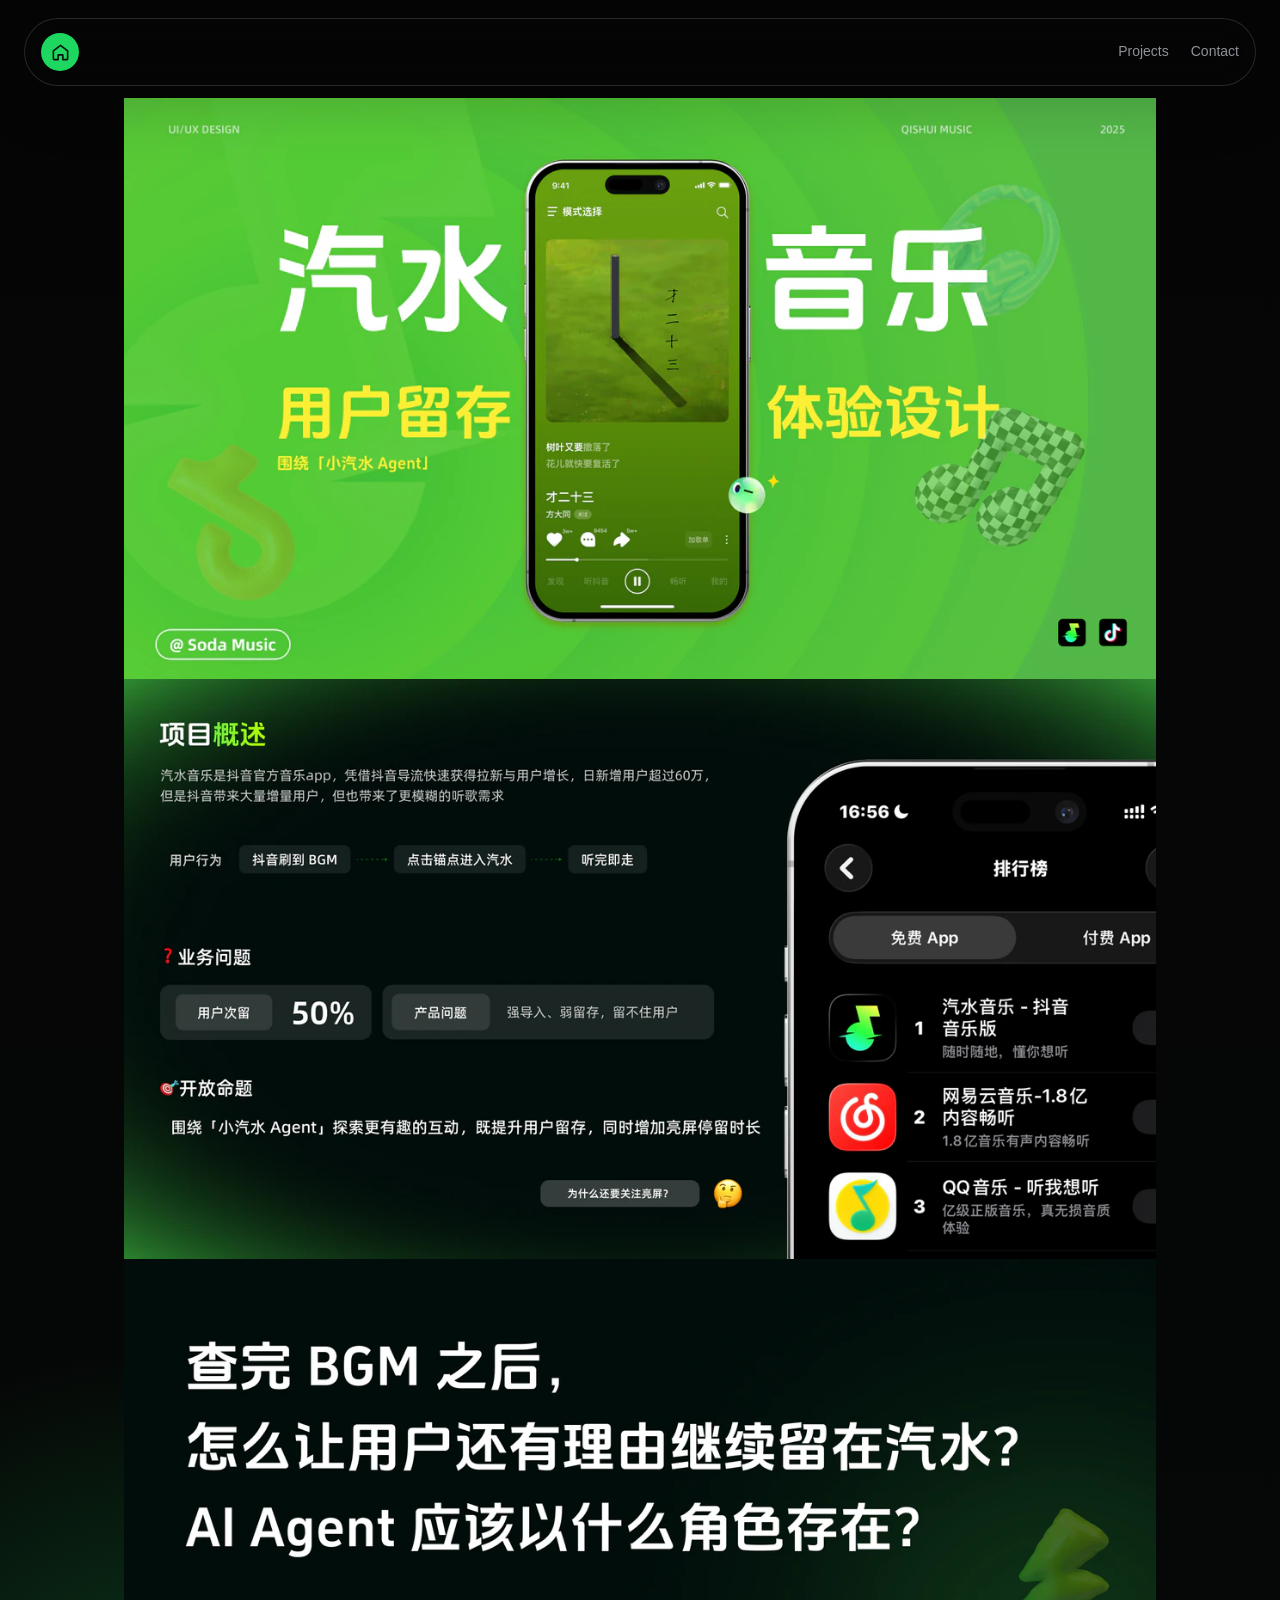
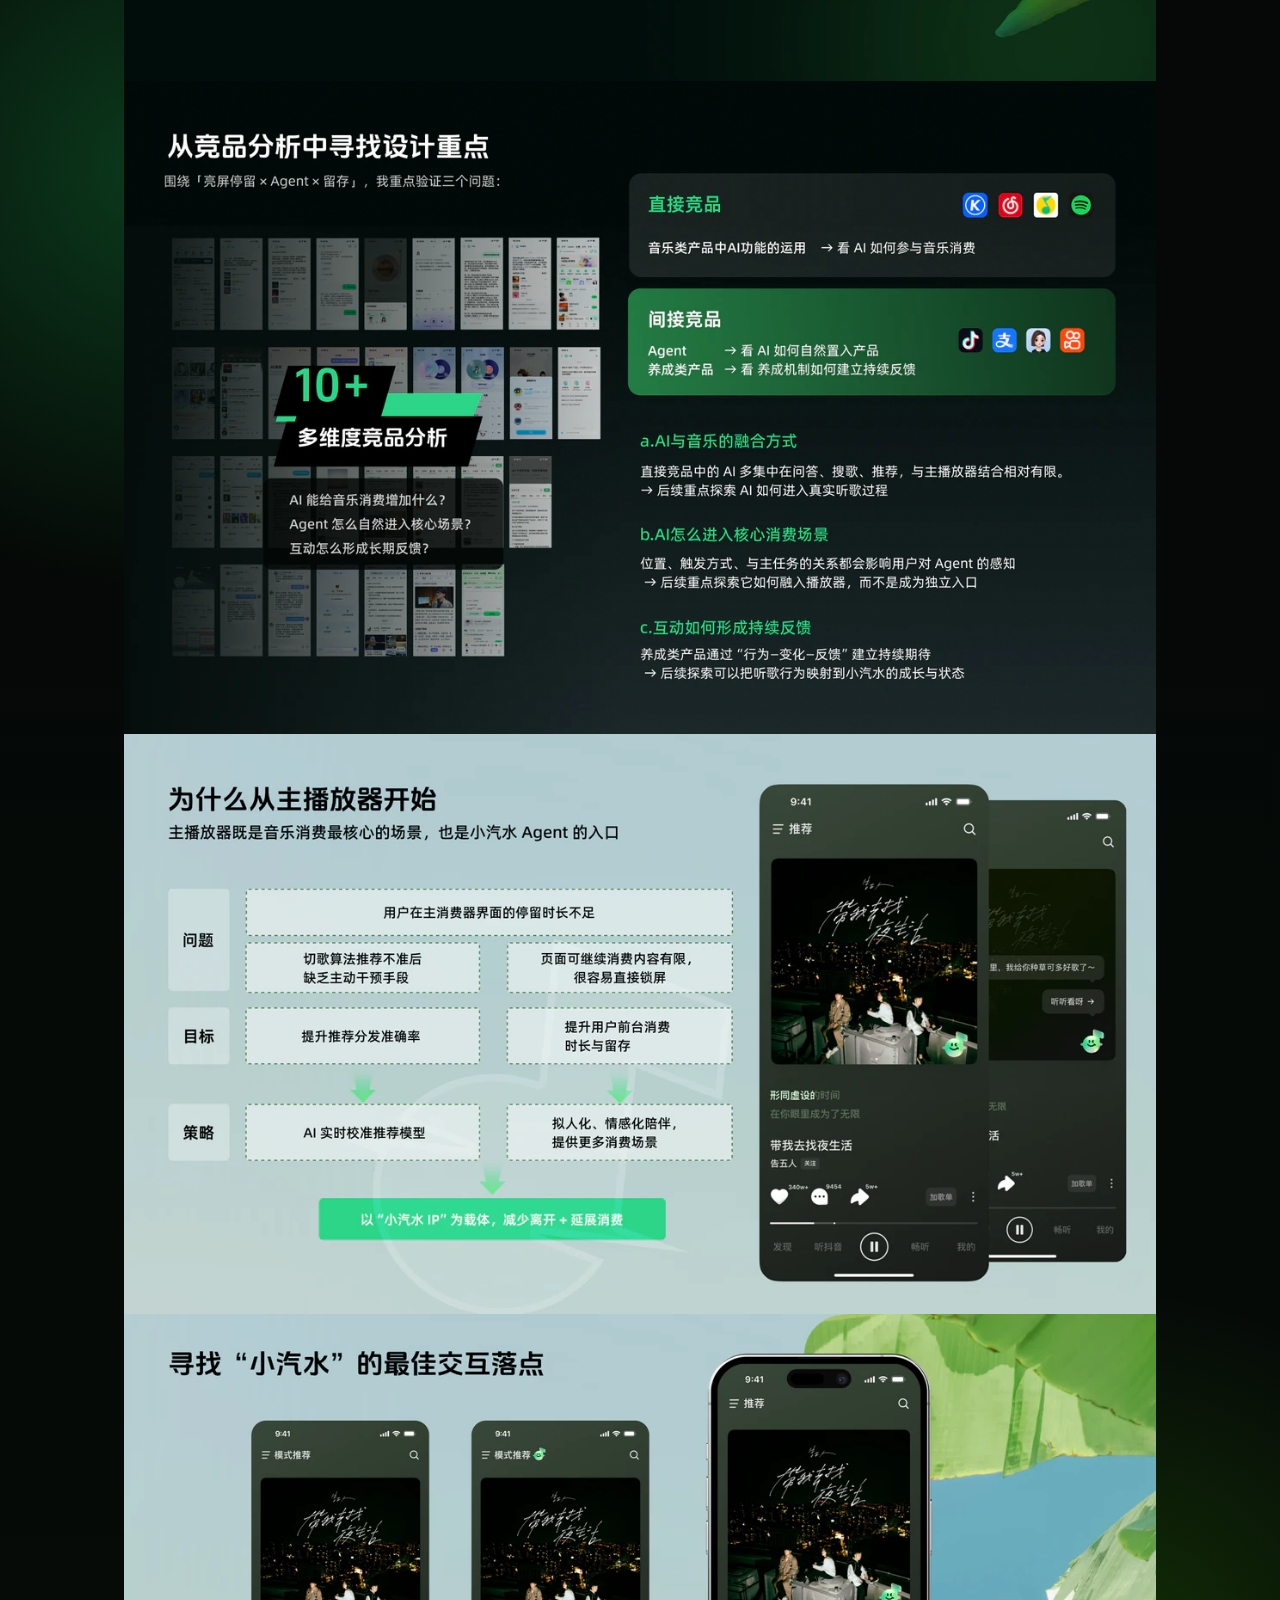
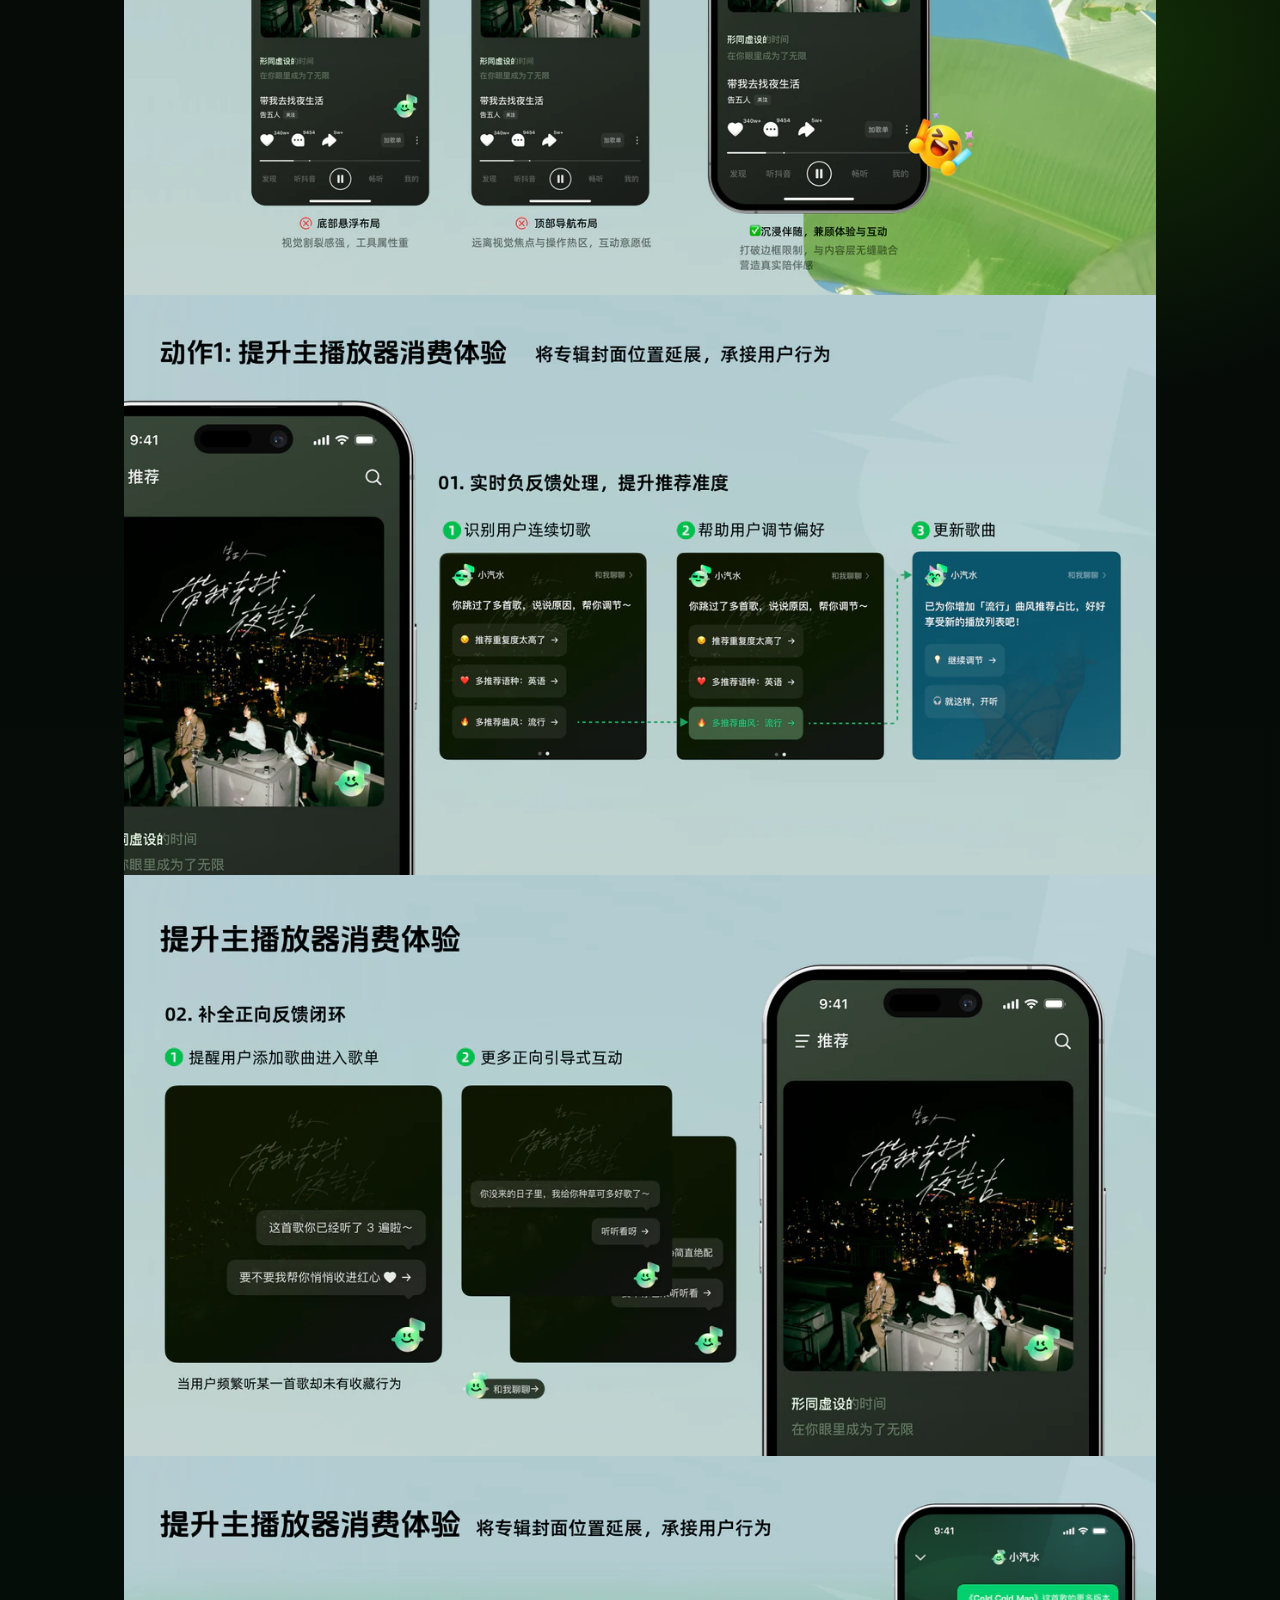
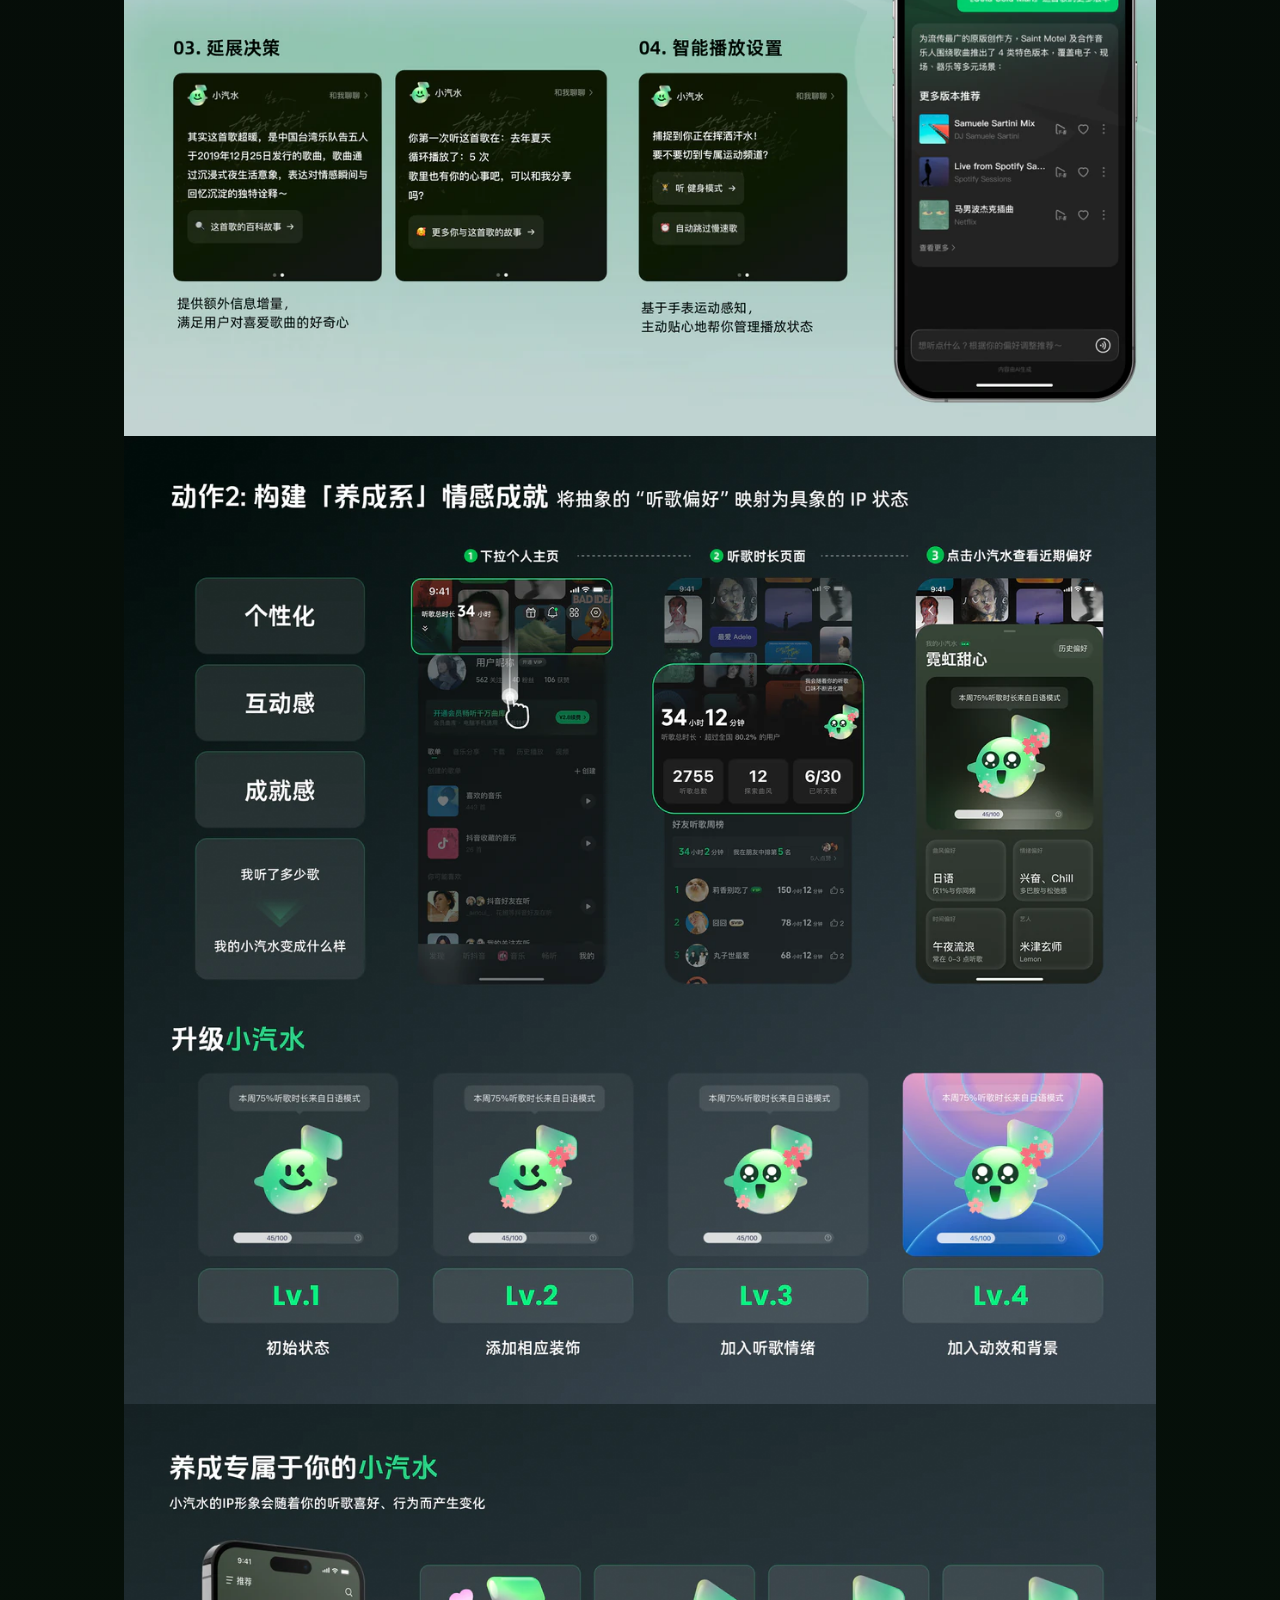
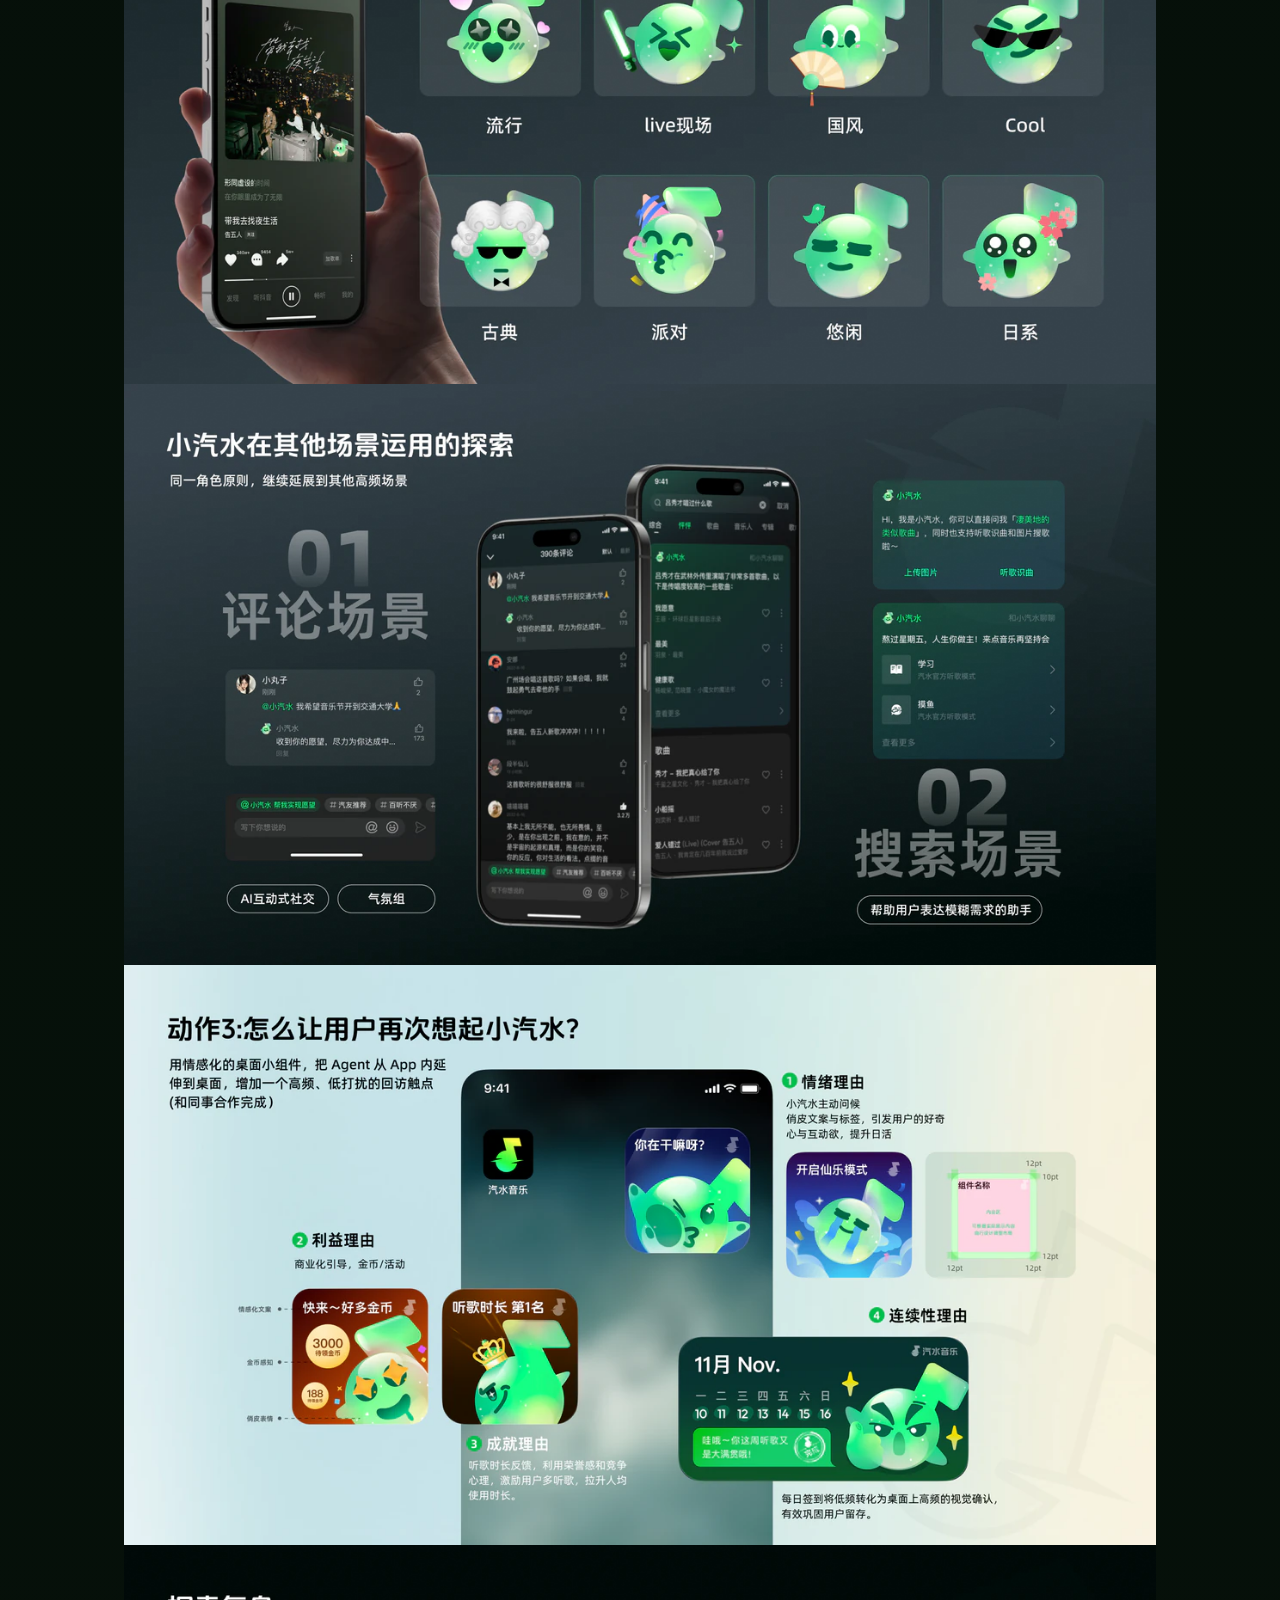
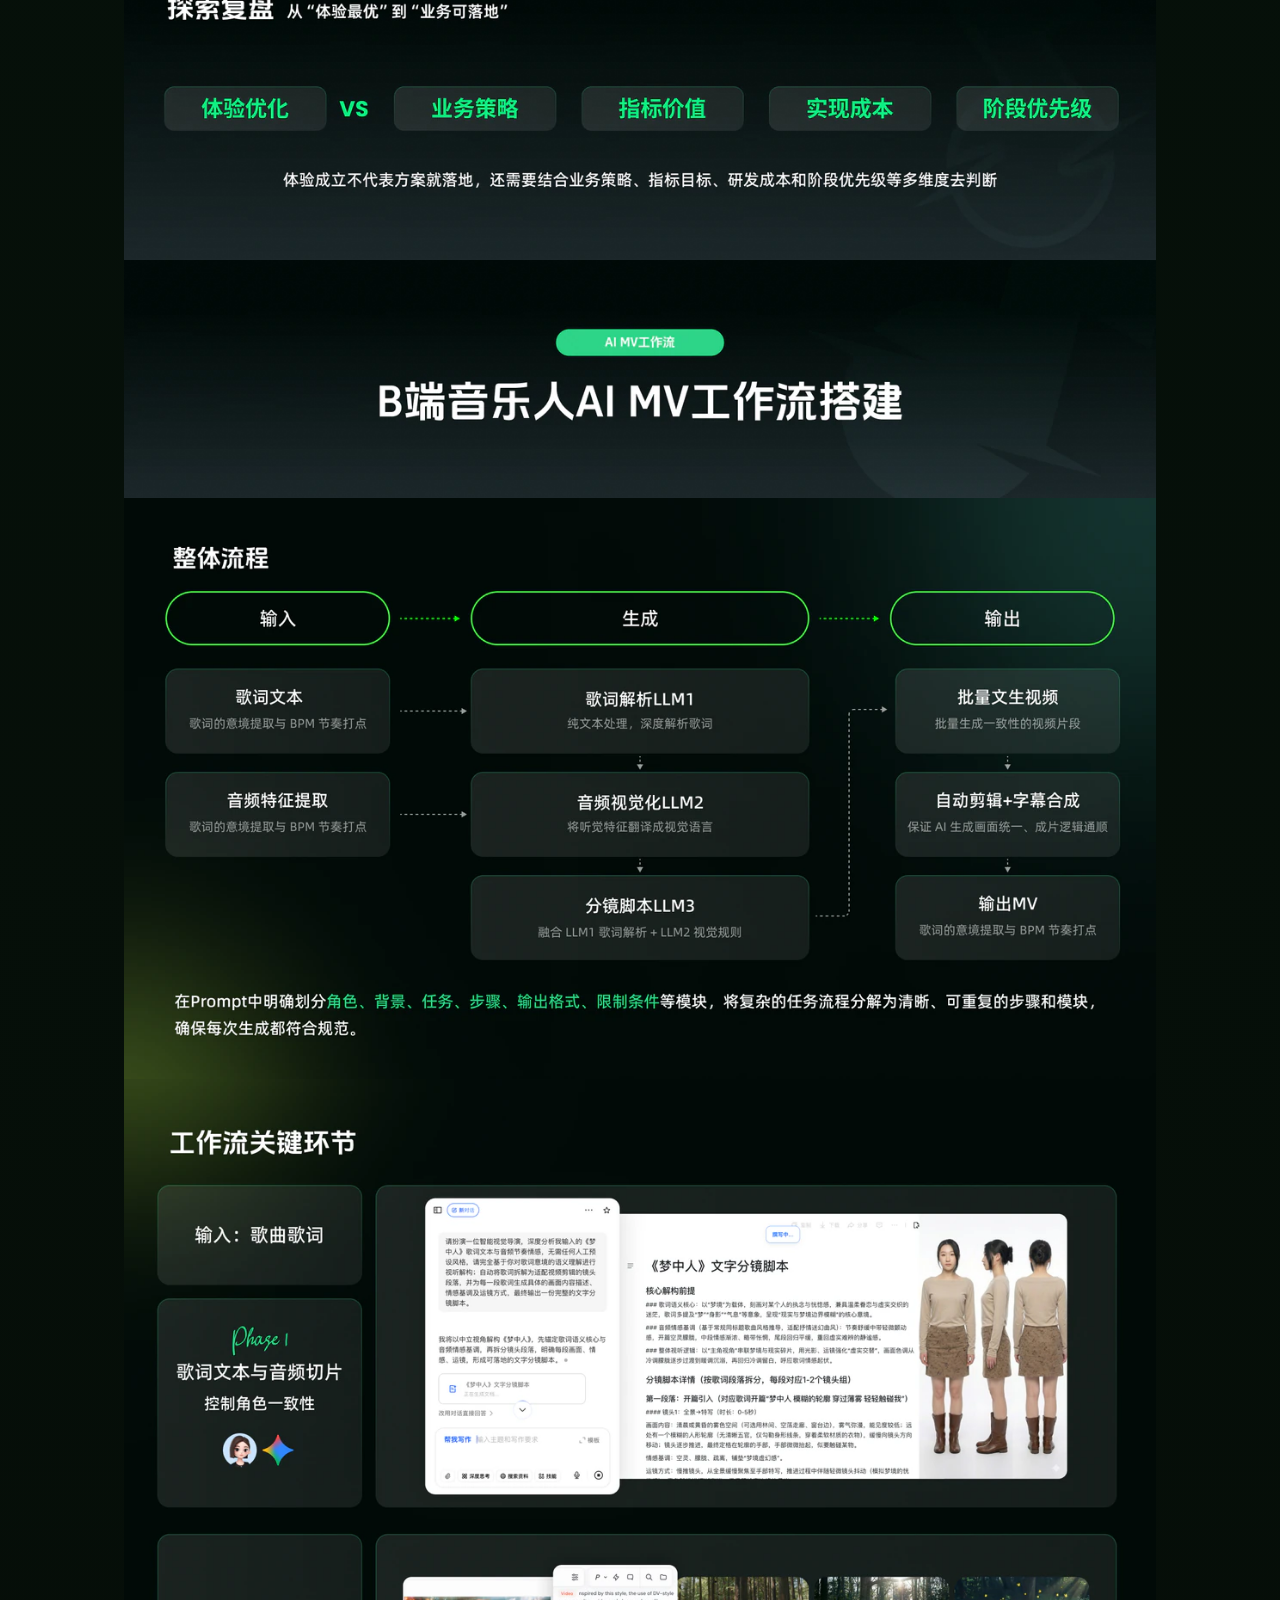
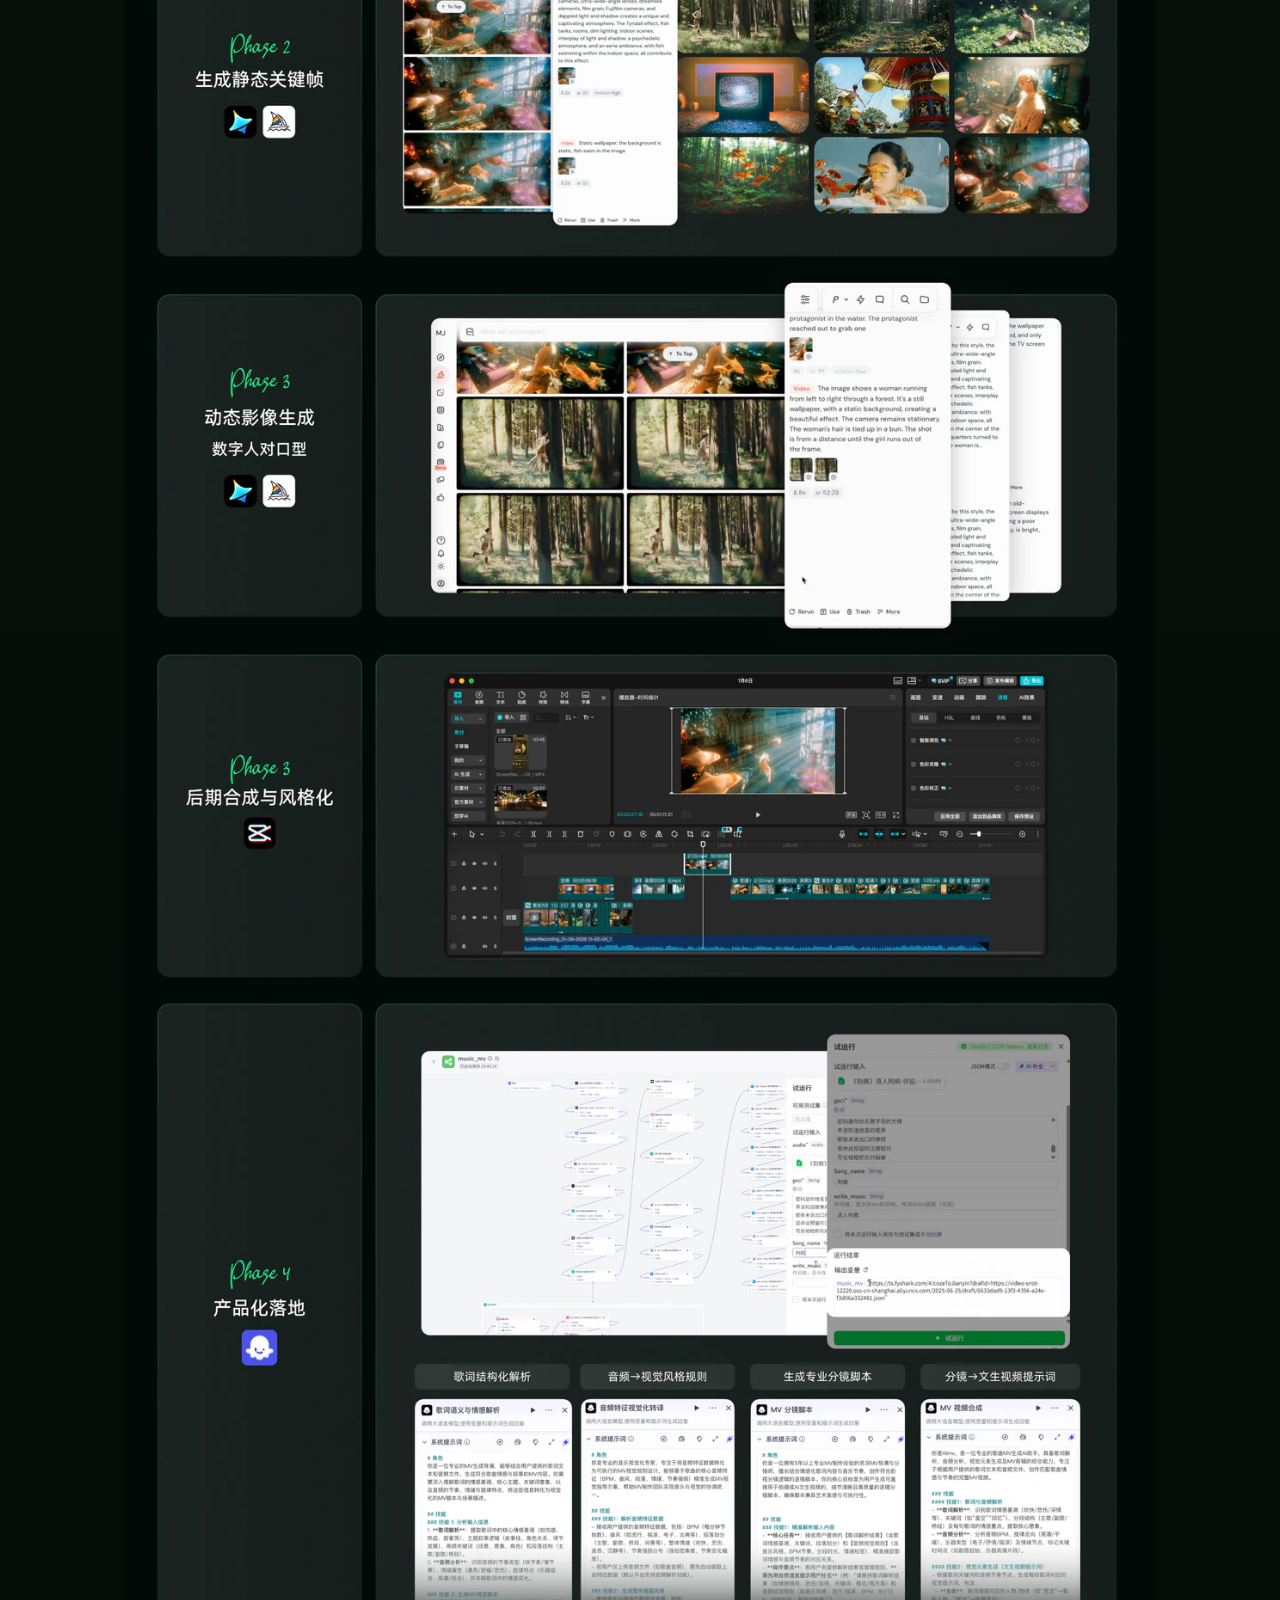
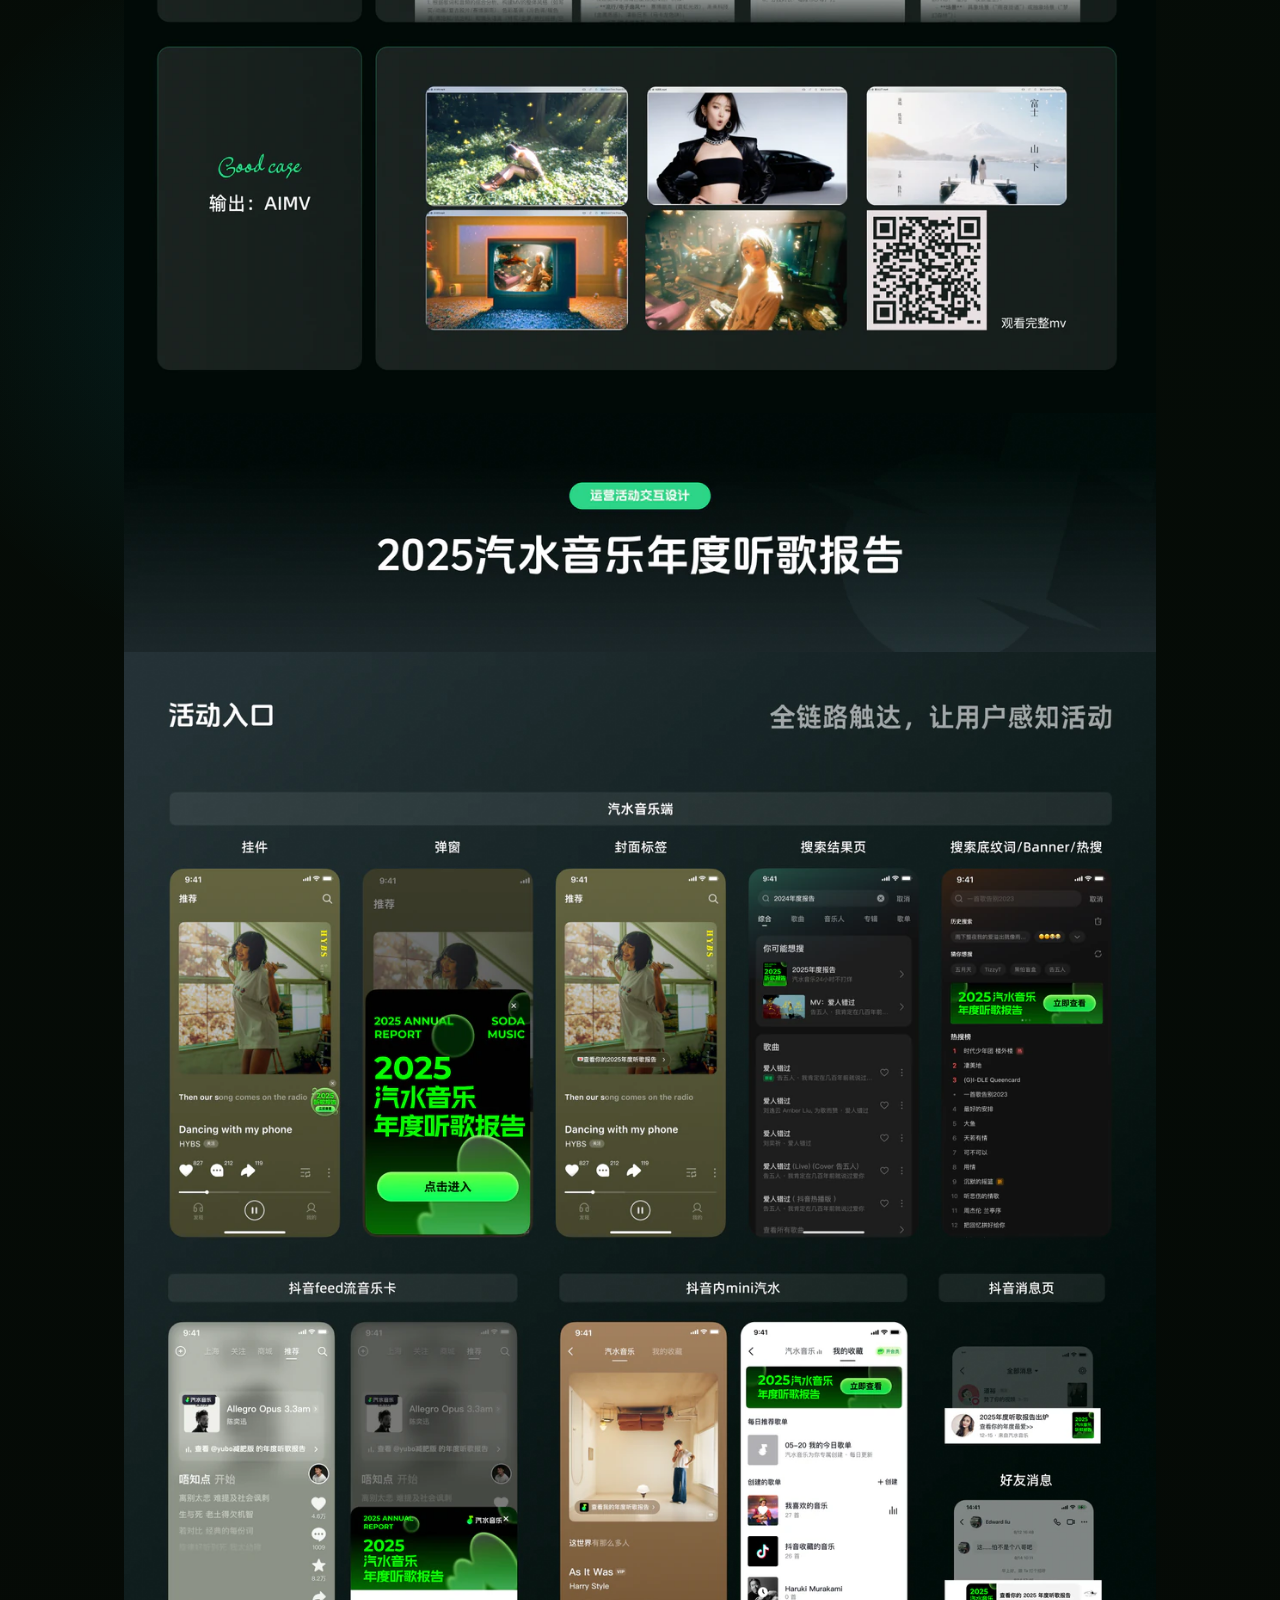
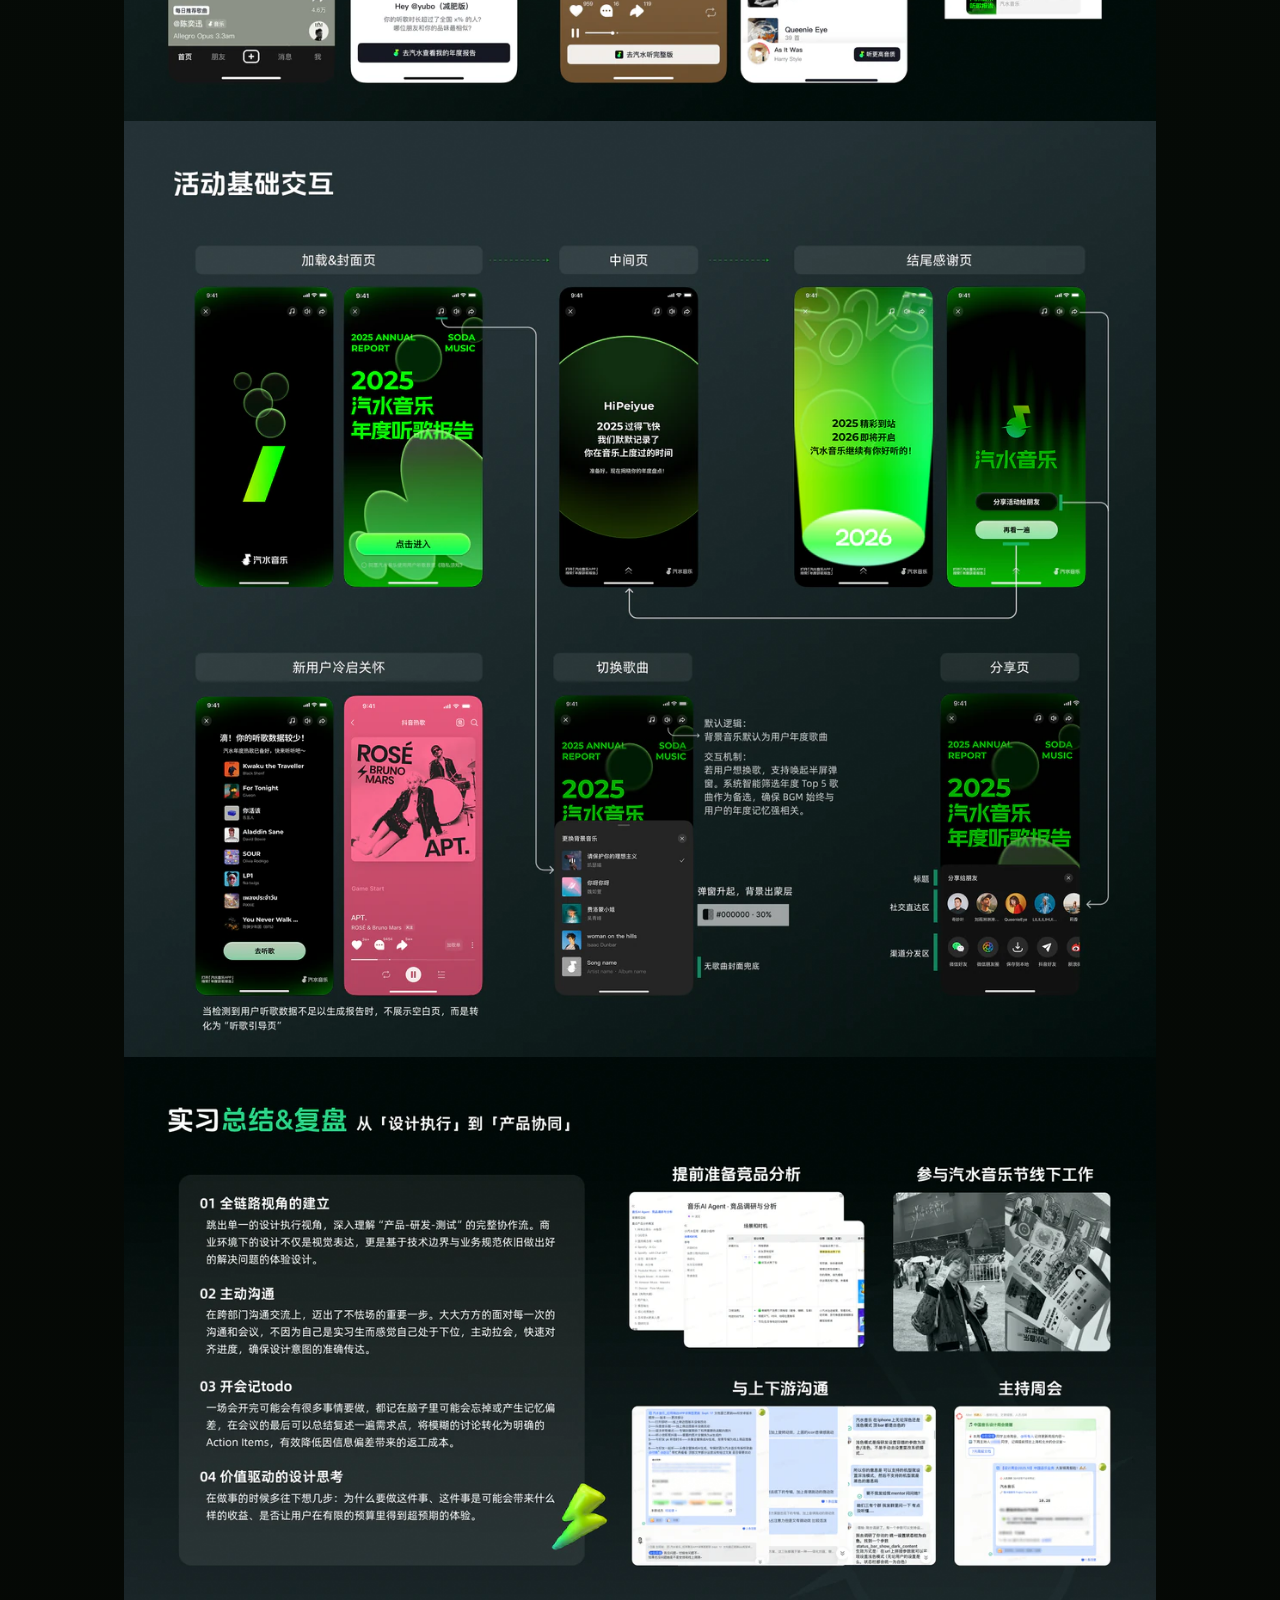
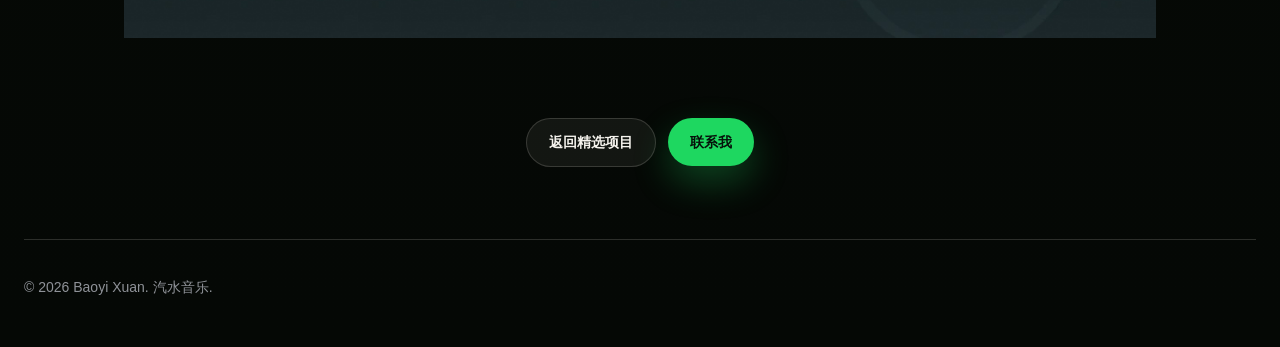
<file: project-qishui.html>
<!DOCTYPE html>
<html lang="zh-CN">
<head>
  <meta charset="UTF-8" />
  <meta name="viewport" content="width=device-width, initial-scale=1.0" />
  <meta name="description" content="汽水音乐体验设计项目详情，围绕新商体验优化的完整设计输出。" />
  <title>汽水音乐 · 新商体验优化</title>
  <link rel="stylesheet" href="styles.css" />
</head>
<body class="project-qishui">
  <header class="site-header">
  <a class="brand" href="index.html" aria-label="返回主页" data-tooltip="返回主页">
    <span class="brand-mark" aria-hidden="true"><svg viewBox="0 0 24 24" focusable="false"><path d="m3 10 9-7 9 7v10a1 1 0 0 1-1 1h-5v-6H9v6H4a1 1 0 0 1-1-1V10Z" /></svg></span>
  </a>
    <nav class="site-nav" aria-label="项目页导航">
      <a href="index.html#projects">Projects</a>
      <a href="index.html#contact">Contact</a>
    </nav>
  </header>

  <main>
    <section class="case-longform">
    <figure><picture class="responsive-media">
      <source type="image/webp" srcset="assets/qishui/detail-01-1200w.webp 1200w, assets/qishui/detail-01-1920w.webp 1920w" sizes="(max-width: 1200px) 100vw, 1200px" />
      <img src="assets/qishui/detail-01-1200w.webp" srcset="assets/qishui/detail-01-1200w.webp 1200w, assets/qishui/detail-01-1920w.webp 1920w" sizes="(max-width: 1200px) 100vw, 1200px" alt="汽水音乐用户留存体验设计封面" loading="eager" fetchpriority="high" decoding="async" width="1200" height="675" />
    </picture></figure>
    <figure><picture class="responsive-media">
  <source type="image/webp" srcset="assets/qishui/detail-02-1200w.webp 1200w, assets/qishui/detail-02-1920w.webp 1920w" sizes="(max-width: 1200px) 100vw, 1200px" />
  <img src="assets/qishui/detail-02-1200w.webp" srcset="assets/qishui/detail-02-1200w.webp 1200w, assets/qishui/detail-02-1920w.webp 1920w" sizes="(max-width: 1200px) 100vw, 1200px" alt="汽水音乐项目回顾页面" loading="lazy" decoding="async" width="1200" height="675" />
</picture></figure>
      <figure><picture class="responsive-media">
  <source type="image/webp" srcset="assets/qishui/detail-03-1200w.webp 1200w, assets/qishui/detail-03-1920w.webp 1920w" sizes="(max-width: 1200px) 100vw, 1200px" />
  <img src="assets/qishui/detail-03-1200w.webp" srcset="assets/qishui/detail-03-1200w.webp 1200w, assets/qishui/detail-03-1920w.webp 1920w" sizes="(max-width: 1200px) 100vw, 1200px" alt="汽水音乐问题转译" loading="lazy" decoding="async" width="1200" height="491" />
</picture></figure>
      <figure><picture class="responsive-media">
  <source type="image/webp" srcset="assets/qishui/detail-04-1200w.webp 1200w, assets/qishui/detail-04-1920w.webp 1920w" sizes="(max-width: 1200px) 100vw, 1200px" />
  <img src="assets/qishui/detail-04-1200w.webp" srcset="assets/qishui/detail-04-1200w.webp 1200w, assets/qishui/detail-04-1920w.webp 1920w" sizes="(max-width: 1200px) 100vw, 1200px" alt="汽水音乐竞品分析" loading="lazy" decoding="async" width="1200" height="759" />
</picture></figure>
      <figure><picture class="responsive-media">
  <source type="image/webp" srcset="assets/qishui/detail-05-1200w.webp 1200w, assets/qishui/detail-05-1920w.webp 1920w" sizes="(max-width: 1200px) 100vw, 1200px" />
  <img src="assets/qishui/detail-05-1200w.webp" srcset="assets/qishui/detail-05-1200w.webp 1200w, assets/qishui/detail-05-1920w.webp 1920w" sizes="(max-width: 1200px) 100vw, 1200px" alt="汽水音乐用户需求分析" loading="lazy" decoding="async" width="1200" height="675" />
</picture></figure>
      <figure><picture class="responsive-media">
  <source type="image/webp" srcset="assets/qishui/detail-06-1200w.webp 1200w, assets/qishui/detail-06-1920w.webp 1920w" sizes="(max-width: 1200px) 100vw, 1200px" />
  <img src="assets/qishui/detail-06-1200w.webp" srcset="assets/qishui/detail-06-1200w.webp 1200w, assets/qishui/detail-06-1920w.webp 1920w" sizes="(max-width: 1200px) 100vw, 1200px" alt="汽水音乐交互策略设计" loading="lazy" decoding="async" width="1200" height="675" />
</picture></figure>
      <figure><picture class="responsive-media">
  <source type="image/webp" srcset="assets/qishui/detail-07-1200w.webp 1200w, assets/qishui/detail-07-1920w.webp 1920w" sizes="(max-width: 1200px) 100vw, 1200px" />
  <img src="assets/qishui/detail-07-1200w.webp" srcset="assets/qishui/detail-07-1200w.webp 1200w, assets/qishui/detail-07-1920w.webp 1920w" sizes="(max-width: 1200px) 100vw, 1200px" alt="汽水音乐任务流程设计" loading="lazy" decoding="async" width="1200" height="675" />
</picture></figure>
      <figure><picture class="responsive-media">
  <source type="image/webp" srcset="assets/qishui/detail-08-1200w.webp 1200w, assets/qishui/detail-08-1920w.webp 1920w" sizes="(max-width: 1200px) 100vw, 1200px" />
  <img src="assets/qishui/detail-08-1200w.webp" srcset="assets/qishui/detail-08-1200w.webp 1200w, assets/qishui/detail-08-1920w.webp 1920w" sizes="(max-width: 1200px) 100vw, 1200px" alt="汽水音乐主线路径设计" loading="lazy" decoding="async" width="1200" height="675" />
</picture></figure>
      <figure><picture class="responsive-media">
  <source type="image/webp" srcset="assets/qishui/detail-09-1200w.webp 1200w, assets/qishui/detail-09-1920w.webp 1920w" sizes="(max-width: 1200px) 100vw, 1200px" />
  <img src="assets/qishui/detail-09-1200w.webp" srcset="assets/qishui/detail-09-1200w.webp 1200w, assets/qishui/detail-09-1920w.webp 1920w" sizes="(max-width: 1200px) 100vw, 1200px" alt="汽水音乐关键页面设计" loading="lazy" decoding="async" width="1200" height="675" />
</picture></figure>
      <figure><picture class="responsive-media">
  <source type="image/webp" srcset="assets/qishui/detail-10-1200w.webp 1200w, assets/qishui/detail-10-1920w.webp 1920w" sizes="(max-width: 1200px) 100vw, 1200px" />
  <img src="assets/qishui/detail-10-1200w.webp" srcset="assets/qishui/detail-10-1200w.webp 1200w, assets/qishui/detail-10-1920w.webp 1920w" sizes="(max-width: 1200px) 100vw, 1200px" alt="汽水音乐视觉设计探索" loading="lazy" decoding="async" width="1200" height="1125" />
</picture></figure>
      <figure><picture class="responsive-media">
  <source type="image/webp" srcset="assets/qishui/detail-11-1200w.webp 1200w, assets/qishui/detail-11-1920w.webp 1920w" sizes="(max-width: 1200px) 100vw, 1200px" />
  <img src="assets/qishui/detail-11-1200w.webp" srcset="assets/qishui/detail-11-1200w.webp 1200w, assets/qishui/detail-11-1920w.webp 1920w" sizes="(max-width: 1200px) 100vw, 1200px" alt="汽水音乐互动角色设计" loading="lazy" decoding="async" width="1200" height="675" />
</picture></figure>
      <figure><picture class="responsive-media">
  <source type="image/webp" srcset="assets/qishui/detail-12-1200w.webp 1200w, assets/qishui/detail-12-1920w.webp 1920w" sizes="(max-width: 1200px) 100vw, 1200px" />
  <img src="assets/qishui/detail-12-1200w.webp" srcset="assets/qishui/detail-12-1200w.webp 1200w, assets/qishui/detail-12-1920w.webp 1920w" sizes="(max-width: 1200px) 100vw, 1200px" alt="汽水音乐社区场景设计" loading="lazy" decoding="async" width="1200" height="675" />
</picture></figure>
      <figure><picture class="responsive-media">
  <source type="image/webp" srcset="assets/qishui/detail-13-1200w.webp 1200w, assets/qishui/detail-13-1920w.webp 1920w" sizes="(max-width: 1200px) 100vw, 1200px" />
  <img src="assets/qishui/detail-13-1200w.webp" srcset="assets/qishui/detail-13-1200w.webp 1200w, assets/qishui/detail-13-1920w.webp 1920w" sizes="(max-width: 1200px) 100vw, 1200px" alt="汽水音乐用户留存设计" loading="lazy" decoding="async" width="1200" height="675" />
</picture></figure>
      <figure><picture class="responsive-media">
  <source type="image/webp" srcset="assets/qishui/detail-14-1200w.webp 1200w, assets/qishui/detail-14-1920w.webp 1920w" sizes="(max-width: 1200px) 100vw, 1200px" />
  <img src="assets/qishui/detail-14-1200w.webp" srcset="assets/qishui/detail-14-1200w.webp 1200w, assets/qishui/detail-14-1920w.webp 1920w" sizes="(max-width: 1200px) 100vw, 1200px" alt="汽水音乐需求框架" loading="lazy" decoding="async" width="1200" height="366" />
</picture></figure>
      <figure><picture class="responsive-media">
  <source type="image/webp" srcset="assets/qishui/detail-15-1200w.webp 1200w, assets/qishui/detail-15-1920w.webp 1920w" sizes="(max-width: 1200px) 100vw, 1200px" />
  <img src="assets/qishui/detail-15-1200w.webp" srcset="assets/qishui/detail-15-1200w.webp 1200w, assets/qishui/detail-15-1920w.webp 1920w" sizes="(max-width: 1200px) 100vw, 1200px" alt="汽水音乐人工智能音乐工作流" loading="lazy" decoding="async" width="1200" height="277" />
</picture></figure>
      <figure><picture class="responsive-media">
  <source type="image/webp" srcset="assets/qishui/detail-16-1200w.webp 1200w, assets/qishui/detail-16-1920w.webp 1920w" sizes="(max-width: 1200px) 100vw, 1200px" />
  <img src="assets/qishui/detail-16-1200w.webp" srcset="assets/qishui/detail-16-1200w.webp 1200w, assets/qishui/detail-16-1920w.webp 1920w" sizes="(max-width: 1200px) 100vw, 1200px" alt="汽水音乐产品流程图" loading="lazy" decoding="async" width="1200" height="675" />
</picture></figure>
      <figure><picture class="responsive-media">
  <source type="image/webp" srcset="assets/qishui/detail-17-1200w.webp 1200w, assets/qishui/detail-17-1920w.webp 1920w" sizes="(max-width: 1200px) 100vw, 1200px" />
  <img src="assets/qishui/detail-17-1200w.webp" srcset="assets/qishui/detail-17-1200w.webp 1200w, assets/qishui/detail-17-1920w.webp 1920w" sizes="(max-width: 1200px) 100vw, 1200px" alt="汽水音乐设计交付页面" loading="lazy" decoding="async" width="1200" height="2947" />
</picture></figure>
      <figure><picture class="responsive-media">
  <source type="image/webp" srcset="assets/qishui/detail-18-1200w.webp 1200w, assets/qishui/detail-18-1920w.webp 1920w" sizes="(max-width: 1200px) 100vw, 1200px" />
  <img src="assets/qishui/detail-18-1200w.webp" srcset="assets/qishui/detail-18-1200w.webp 1200w, assets/qishui/detail-18-1920w.webp 1920w" sizes="(max-width: 1200px) 100vw, 1200px" alt="汽水音乐年度听歌报告" loading="lazy" decoding="async" width="1200" height="277" />
</picture></figure>
      <figure><picture class="responsive-media">
  <source type="image/webp" srcset="assets/qishui/detail-19-1200w.webp 1200w, assets/qishui/detail-19-1920w.webp 1920w" sizes="(max-width: 1200px) 100vw, 1200px" />
  <img src="assets/qishui/detail-19-1200w.webp" srcset="assets/qishui/detail-19-1200w.webp 1200w, assets/qishui/detail-19-1920w.webp 1920w" sizes="(max-width: 1200px) 100vw, 1200px" alt="汽水音乐运营页面设计" loading="lazy" decoding="async" width="1200" height="1243" />
</picture></figure>
      <figure><picture class="responsive-media">
  <source type="image/webp" srcset="assets/qishui/detail-20-1200w.webp 1200w, assets/qishui/detail-20-1920w.webp 1920w" sizes="(max-width: 1200px) 100vw, 1200px" />
  <img src="assets/qishui/detail-20-1200w.webp" srcset="assets/qishui/detail-20-1200w.webp 1200w, assets/qishui/detail-20-1920w.webp 1920w" sizes="(max-width: 1200px) 100vw, 1200px" alt="汽水音乐视觉页面设计" loading="lazy" decoding="async" width="1200" height="1089" />
</picture></figure>
      <figure><picture class="responsive-media">
  <source type="image/webp" srcset="assets/qishui/detail-21-1200w.webp 1200w, assets/qishui/detail-21-1920w.webp 1920w" sizes="(max-width: 1200px) 100vw, 1200px" />
  <img src="assets/qishui/detail-21-1200w.webp" srcset="assets/qishui/detail-21-1200w.webp 1200w, assets/qishui/detail-21-1920w.webp 1920w" sizes="(max-width: 1200px) 100vw, 1200px" alt="汽水音乐总结与交付" loading="lazy" decoding="async" width="1200" height="675" />
</picture></figure>
    </section>

    <section class="next-project section">
      <a class="button secondary" href="index.html#projects">返回精选项目</a>
      <a class="button primary" href="mailto:hello@example.com">联系我</a>
    </section>
  </main>

  <footer class="site-footer">
  <p>© 2026 Baoyi Xuan. 汽水音乐.</p>
  </footer>
</body>
</html>
</file>
<file: styles.css>
@font-face {
  font-family: "Alibaba PuHuiTi";
  src: local("Alibaba PuHuiTi"), local("AlibabaPuHuiTi"), local("Alibaba PuHuiTi 3.0");
  font-display: swap;
}

:root {
  --bg: #030303;
  --surface: #101014;
  --surface-soft: #18191d;
  --ink: #f5f3ed;
  --muted: #8f9298;
  --line: rgba(245, 243, 237, 0.16);
  --accent: #5cff00;
  --accent-blue: #08c7ee;
  --accent-pink: #ff9fd8;
  --accent-soft: rgba(92, 255, 0, 0.16);
  --radius-xl: 32px;
  --radius-lg: 24px;
  --radius-md: 18px;
  --shadow: 0 24px 80px rgba(0, 0, 0, 0.42);
  --max: 1350px;
}

* { box-sizing: border-box; }

html { scroll-behavior: smooth; }

body {
  margin: 0;
  font-family: "Alibaba PuHuiTi", "Alibaba PuHuiTi 3.0", "PingFang SC", "Microsoft YaHei", Arial, sans-serif;
  color: var(--ink);
  background:
    radial-gradient(circle at 10% 10%, rgba(92, 255, 0, 0.18), transparent 24rem),
    radial-gradient(circle at 92% 28%, rgba(8, 199, 238, 0.18), transparent 22rem),
    radial-gradient(circle at 16% 76%, rgba(255, 159, 216, 0.13), transparent 22rem),
    linear-gradient(180deg, #050505 0%, var(--bg) 48%, #08080a 100%);
  line-height: 1.65;
}

body::selection { color: #050505; background: var(--accent); }

body.project-meituan {
  --accent: #ffcc00;
  --accent-soft: rgba(255, 204, 0, 0.18);
  background:
    radial-gradient(circle at 10% 10%, rgba(255, 204, 0, 0.18), transparent 24rem),
    radial-gradient(circle at 92% 28%, rgba(8, 199, 238, 0.18), transparent 22rem),
    radial-gradient(circle at 16% 76%, rgba(255, 159, 216, 0.13), transparent 22rem),
    linear-gradient(180deg, #050505 0%, var(--bg) 48%, #08080a 100%);
}

body.project-meituan .brand-mark {
  background: #ffcc00;
  color: #111;
}

body.project-meituan .site-nav a:hover,
body.project-meituan .eyebrow,
body.project-meituan .project-info p {
  color: #ffcc00;
}

body.project-meituan .button.primary {
  background: #ffcc00;
  color: #111;
  box-shadow: 0 16px 36px rgba(255, 204, 0, 0.18);
}

body.project-meituan .placeholder-image::after {
  border-color: rgba(255, 204, 0, 0.34);
}

body.project-meituan .placeholder-image span {
 background: #ffcc00;
 color: #111;
}
body.project-meituan .project-hero {
 grid-template-columns: minmax(0, 1fr);
}
body.project-meituan .project-hero > div:first-child {
 max-width: 850px;
}
body.project-meituan .hero-text {
 max-width: none;
}
body.project-jd-detail {
 --accent: #e1251b;
 --accent-soft: rgba(225, 37, 27, 0.18);
 background: #000;
}
body.project-jd-detail .brand-mark {
 background: #e1251b;
 color: #fff;
}
body.project-jd-detail .site-nav a:hover,
body.project-jd-detail .eyebrow {
 color: #ff5a52;
}
body.project-jd-detail .button.primary {
 background: #e1251b;
 color: #fff;
 box-shadow: none;
}
body.project-jd-detail .project-hero {
 grid-template-columns: minmax(0, 1fr);
}
body.project-jd-detail .project-hero > div:first-child {
 max-width: 850px;
}
body.project-jd-detail .project-title > span {
 display: block;
 font-size: clamp(40px, 4.3vw, 64px);
 line-height: 1.24;
 letter-spacing: 0.02em;
}
body.project-jd-detail .project-title {
 margin-bottom: 32px;
}
body.project-jd-detail .case-longform {
 padding: 12px 24px 56px;
 gap: 0;
}
body.project-jd-detail .case-longform figure {
 border: 0;
 border-radius: 0;
 box-shadow: none;
}
@media (max-width: 560px) {
 body.project-jd-detail .project-title > span {
  font-size: clamp(30px, 8.5vw, 40px);
 }
}

body.project-qishui {
  --accent: #1ed760;
  --accent-soft: rgba(30, 215, 96, 0.18);
  background:
    radial-gradient(circle at 12% 12%, rgba(30, 215, 96, 0.24), transparent 26rem),
    radial-gradient(circle at 88% 22%, rgba(92, 255, 0, 0.14), transparent 22rem),
    radial-gradient(circle at 20% 78%, rgba(8, 199, 238, 0.1), transparent 22rem),
    linear-gradient(180deg, #050505 0%, #06110a 48%, #050805 100%);
}

body.project-qishui .brand-mark {
  background: #1ed760;
  color: #06110a;
}

body.project-qishui .site-nav a:hover,
body.project-qishui .eyebrow,
body.project-qishui .project-info p {
  color: #1ed760;
}

body.project-qishui .button.primary {
  background: #1ed760;
  color: #06110a;
  box-shadow: 0 16px 36px rgba(30, 215, 96, 0.28);
}

body.project-qishui .placeholder-image::after {
  border-color: rgba(30, 215, 96, 0.34);
}

body.project-qishui .placeholder-image span {
  background: #1ed760;
  color: #06110a;
}

a { color: inherit; text-decoration: none; }

.site-header {
  position: sticky;
  top: 0;
  z-index: 10;
  width: min(var(--max), calc(100% - 48px));
  margin: 18px auto 0;
  padding: 14px 16px;
  display: flex;
  align-items: center;
  justify-content: space-between;
  gap: 24px;
  flex-wrap: nowrap;
  border: 1px solid rgba(245, 243, 237, 0.14);
  border-radius: 999px;
  background: rgba(9, 9, 10, 0.18);
  backdrop-filter: blur(24px) saturate(1.28);
  -webkit-backdrop-filter: blur(24px) saturate(1.28);
  box-shadow: 0 18px 58px rgba(0, 0, 0, 0.18);
}

.brand, .site-nav, .hero-actions, .section-heading.split, .next-project { display: flex; align-items: center; }

.brand { position: relative; gap: 12px; flex: 0 0 auto; font-weight: 700; }

.brand-mark {
  width: 38px;
  height: 38px;
  display: grid;
  place-items: center;
  color: #050505;
  border-radius: 50%;
 background: var(--accent);
 letter-spacing: -0.04em;
 line-height: 0;
}
.brand-mark svg { width: 19px; height: 19px; fill: none; stroke: currentColor; stroke-width: 2; stroke-linecap: round; stroke-linejoin: round; }
.brand::after {
 content: attr(data-tooltip);
 position: absolute;
 top: calc(100% + 10px);
 left: 0;
 padding: 8px 12px;
 border-radius: 5px;
 background: #1d1d1f;
 color: #fff;
 font-size: 12px;
 font-weight: 600;
 letter-spacing: 0;
 line-height: 1;
 white-space: nowrap;
 opacity: 0;
 pointer-events: none;
 transform: translateY(-4px);
 transition: opacity 160ms ease, transform 160ms ease;
}
.brand:hover::after, .brand:focus-visible::after { opacity: 1; transform: translateY(0); }
.brand:focus-visible { outline: 2px solid var(--accent); outline-offset: 4px; border-radius: 9999px; }

.site-nav {
  min-width: 0;
  gap: clamp(14px, 2.4vw, 22px);
  color: var(--muted);
  font-size: 14px;
  white-space: nowrap;
  overflow-x: auto;
  scrollbar-width: none;
}
.site-nav::-webkit-scrollbar { display: none; }
.site-nav a { flex: 0 0 auto; }
.site-nav a { transition: color 180ms ease; }
.site-nav a:hover { color: var(--accent); }

main { overflow-x: clip; }

.section, .section-grid {
  width: min(var(--max), calc(100% - 48px));
  margin: 0 auto;
}

.section { padding: 92px 0; }

.section-grid {
  padding: 108px 0;
  display: grid;
  grid-template-columns: minmax(0, 1.08fr) minmax(320px, 0.72fr);
  gap: clamp(40px, 7vw, 96px);
  align-items: center;
}

.eyebrow {
  margin: 0 0 16px;
  color: var(--accent);
  font-size: 12px;
  font-weight: 700;
  letter-spacing: 0.14em;
  text-transform: uppercase;
}

h1, h2, h3, p { margin-top: 0; }

h1 {
  max-width: 850px;
  margin-bottom: 28px;
  font-size: clamp(44px, 7vw, 88px);
  line-height: 0.98;
  letter-spacing: -0.075em;
}

h2 {
  margin-bottom: 0;
  font-size: clamp(30px, 4vw, 54px);
  line-height: 1.08;
  letter-spacing: -0.055em;
}

h3 { margin-bottom: 12px; line-height: 1.25; letter-spacing: -0.03em; }

.hero-text, .case-content p {
  max-width: 680px;
  color: var(--muted);
  font-size: clamp(16px, 1.6vw, 19px);
}

.about-words {
  position: relative;
  min-height: 100vh;
  padding: 128px 0 0;
  display: flex;
  flex-direction: column;
  justify-content: flex-end;
  color: #f5f3ed;
  background:
    linear-gradient(180deg,
      rgba(0, 0, 0, 0) 0%,
      rgba(0, 0, 0, 0.35) 18%,
      rgba(0, 0, 0, 0.78) 38%,
      #000 60%);
  overflow: hidden;
}

.about-words-inner {
  width: min(1800px, 100%);
  min-height: 560px;
  margin: 0 auto;
  padding: 0 72px;
  position: relative;
  display: grid;
  grid-template-rows: auto auto;
  align-content: end;
  row-gap: 88px;
}

.about-wordmark {
  justify-self: end;
  max-width: none;
  margin: 0;
  color: #f5f3ed;
  font-family: Impact, "Arial Black", "Alibaba PuHuiTi", Arial, sans-serif;
  font-size: 118px;
  font-weight: 900;
  line-height: 0.86;
  letter-spacing: 0;
  text-align: right;
  text-transform: uppercase;
  white-space: nowrap;
}

.about-wordmark .word {
  display: block;
  transform-origin: right center;
  transition: transform 640ms cubic-bezier(0.22, 1, 0.36, 1);
  will-change: transform;
}

.about-wordmark .word:nth-child(1) { --tx: -22px; --ty: -8px; --rot: -3deg; }
.about-wordmark .word:nth-child(2) { --tx:  18px; --ty:  6px; --rot:  4deg; }

.about-wordmark:is(:hover, :focus-within) .word {
  transform: translate(var(--tx, 0), var(--ty, 0)) rotate(var(--rot, 0));
}

.about-wordmark .accent-letter {
  display: inline-block;
  transform-origin: center 58%;
  transition: transform 520ms cubic-bezier(0.22, 1, 0.36, 1), text-shadow 420ms ease;
}

.about-wordmark .accent-green { color: var(--accent); }
.about-wordmark .accent-blue { color: var(--accent-blue); }
.about-wordmark .accent-pink { color: var(--accent-pink); }

.about-wordmark:is(:hover, :focus-within) .accent-letter {
  transform: translateY(-6px) scale(1.14) rotate(4deg);
}

.about-wordmark:is(:hover, :focus-within) .accent-green {
  text-shadow: 0 0 34px rgba(92, 255, 0, 0.5);
}

.about-wordmark:is(:hover, :focus-within) .accent-blue {
  text-shadow: 0 0 34px rgba(8, 199, 238, 0.5);
}

.about-wordmark:is(:hover, :focus-within) .accent-pink {
  text-shadow: 0 0 34px rgba(255, 159, 216, 0.5);
}

.about-intro {
  width: min(1600px, 100%);
  margin: 0 auto 42px;
  display: grid;
  gap: 30px;
  color: rgba(245, 243, 237, 0.38);
  font-size: 22px;
  font-weight: 700;
  line-height: 1.72;
  text-align: center;
}

.about-intro p {
  margin: 0;
}

@media (min-width: 1680px) {
  .about-intro p {
    white-space: nowrap;
  }
}

.about-photo-placeholder {
  width: 100%;
  min-height: clamp(300px, 34vw, 520px);
  display: grid;
  place-items: center;
  position: relative;
  overflow: hidden;
  background:
    radial-gradient(circle at 66% 34%, rgba(245, 243, 237, 0.2), transparent 18rem),
    linear-gradient(90deg, rgba(3, 18, 30, 0.95) 0%, rgba(0, 0, 0, 0.94) 38%, rgba(110, 26, 36, 0.66) 68%, rgba(21, 21, 24, 0.98) 100%),
    url("assets/cover-cards/about-portrait.webp") center/cover;
  filter: saturate(0.82) contrast(1.08);
}

.about-photo-placeholder::before {
  content: "";
  position: absolute;
  inset: 0;
  background:
    linear-gradient(180deg, rgba(0, 0, 0, 0.1), transparent 26%),
    repeating-linear-gradient(0deg, rgba(255, 255, 255, 0.035), rgba(255, 255, 255, 0.035) 1px, transparent 1px, transparent 3px);
  mix-blend-mode: screen;
  pointer-events: none;
}

.about-photo-placeholder span {
  position: relative;
  padding: 10px 15px;
  border: 1px solid rgba(245, 243, 237, 0.28);
  color: rgba(245, 243, 237, 0.62);
  background: rgba(0, 0, 0, 0.42);
  border-radius: 999px;
  font-size: 11px;
  font-weight: 800;
  letter-spacing: 0.16em;
}

.hero-actions { gap: 12px; margin-top: 36px; flex-wrap: wrap; }

.button {
  min-height: 48px;
  padding: 12px 22px;
  display: inline-flex;
  align-items: center;
  justify-content: center;
  border-radius: 999px;
  font-size: 14px;
  font-weight: 700;
  transition: transform 180ms ease, box-shadow 180ms ease, background 180ms ease;
}

.button:hover { transform: translateY(-2px); }
.button.primary { color: #050505; background: var(--accent); box-shadow: 0 16px 36px rgba(92, 255, 0, 0.18); }
.button.secondary { border: 1px solid var(--line); background: rgba(245, 243, 237, 0.06); }

.hero-panel, .contact-card, .project-meta {
  padding: 28px;
  border: 1px solid var(--line);
  border-radius: var(--radius-xl);
  background: rgba(16, 16, 20, 0.82);
  box-shadow: var(--shadow);
}

.profile-card { display: flex; align-items: center; gap: 18px; padding-bottom: 28px; border-bottom: 1px solid var(--line); }

.profile-image {
  width: 84px;
  height: 84px;
  border-radius: 28px;
  background:
    linear-gradient(135deg, rgba(92,255,0,0.78), rgba(8,199,238,0.7), rgba(255,159,216,0.66)),
    url("assets/cover-cards/workspace.webp") center/cover;
}

.profile-name { margin-bottom: 2px; font-size: 20px; font-weight: 800; letter-spacing: -0.03em; }
.profile-role { margin: 0; color: var(--muted); font-size: 14px; }

.quick-facts, .project-meta dl { margin: 0; }
.quick-facts div, .project-meta div { padding: 22px 0; border-bottom: 1px solid var(--line); }
.quick-facts div:last-child, .project-meta div:last-child { border-bottom: 0; padding-bottom: 0; }
dt { color: var(--muted); font-size: 12px; letter-spacing: 0.1em; text-transform: uppercase; }
dd { margin: 6px 0 0; font-weight: 700; }

.section-heading { max-width: 780px; margin-bottom: 42px; }
.section-heading h2 { text-wrap: balance; }
.section-heading.split { max-width: none; justify-content: space-between; gap: 24px; }
.text-link { color: var(--accent); font-weight: 700; }
.text-link:hover { color: var(--accent-blue); }

.works-heading {
  min-height: 430px;
  margin-bottom: 132px;
  display: flex;
  align-items: flex-start;
  justify-content: flex-start;
}

.works-heading h2 {
  margin: 0;
  color: var(--ink);
  font-family: "Helvetica Neue", Helvetica, "Alibaba PuHuiTi", Arial, sans-serif;
  font-size: 88px;
  font-weight: 500;
  line-height: 1.08;
  letter-spacing: 0;
  text-transform: uppercase;
  cursor: default;
}

.works-heading h2 > .line {
  display: block;
  white-space: nowrap;
}

.works-heading .word {
  display: inline-block;
  margin-right: 0.28em;
  transform-origin: center 60%;
  transition: transform 640ms cubic-bezier(0.22, 1, 0.36, 1);
  will-change: transform;
}

.works-heading .word:last-child { margin-right: 0; }

.works-heading .line:nth-child(1) .word:nth-child(1) { --tx: -18px; --ty: -10px; --rot: -4deg; }
.works-heading .line:nth-child(1) .word:nth-child(2) { --tx:  22px; --ty:  -6px; --rot:  3deg; }
.works-heading .line:nth-child(2) .word:nth-child(1) { --tx: -30px; --ty:   6px; --rot: -6deg; }
.works-heading .line:nth-child(2) .word:nth-child(2) { --tx:  18px; --ty:  -8px; --rot:  4deg; }
.works-heading .line:nth-child(3) .word:nth-child(1) { --tx:  12px; --ty:   4px; --rot: -3deg; }
.works-heading .line:nth-child(3) .word:nth-child(2) { --tx: -22px; --ty:  -6px; --rot:  5deg; }
.works-heading .line:nth-child(3) .word:nth-child(3) { --tx:  16px; --ty:   8px; --rot: -4deg; }

.works-heading:is(:hover, :focus-within) .word {
  transform: translate(var(--tx, 0), var(--ty, 0)) rotate(var(--rot, 0));
}

.works-heading .accent-green {
  display: inline-block;
  color: var(--accent);
  transform-origin: center 58%;
  transition: transform 520ms cubic-bezier(0.22, 1, 0.36, 1), text-shadow 420ms ease;
}

.works-heading .accent-pink {
  display: inline-block;
  color: var(--accent-pink);
  transform-origin: center;
  transition: transform 520ms cubic-bezier(0.22, 1, 0.36, 1), text-shadow 420ms ease;
}

.works-heading:is(:hover, :focus-within) .accent-green {
  transform: translateY(-4px) scale(1.12) rotate(3deg);
  text-shadow: 0 0 30px rgba(92, 255, 0, 0.5);
}

.works-heading:is(:hover, :focus-within) .accent-pink {
  transform: translateY(3px) scale(1.1) rotate(-6deg);
  text-shadow: 0 0 28px rgba(255, 159, 216, 0.46);
}

.capability-grid, .impact-grid {
  display: grid;
  gap: 18px;
}

.capability-grid { grid-template-columns: repeat(3, 1fr); }
.capability-card, .impact-grid article {
  padding: 30px;
  border: 1px solid var(--line);
  border-radius: var(--radius-lg);
  background:
    linear-gradient(135deg, rgba(92, 255, 0, 0.08), transparent 44%),
    rgba(16, 16, 20, 0.78);
}

.capability-card span { color: var(--accent); font-size: 12px; font-weight: 800; letter-spacing: 0.12em; text-transform: uppercase; }
.capability-card:nth-child(2) span { color: var(--accent-blue); }
.capability-card:nth-child(3) span { color: var(--accent-pink); }
.capability-card p { margin-bottom: 0; color: var(--muted); }

.project-gallery {
  position: relative;
  padding: clamp(18px, 2.8vw, 34px);
  border: 1px solid rgba(245, 243, 237, 0.12);
  border-radius: clamp(28px, 4vw, 48px);
  background:
    linear-gradient(90deg, rgba(245, 243, 237, 0.06) 1px, transparent 1px),
    linear-gradient(180deg, rgba(245, 243, 237, 0.05) 1px, transparent 1px),
    linear-gradient(135deg, rgba(10, 10, 12, 0.92), rgba(3, 3, 3, 0.98));
  background-size: 72px 72px, 72px 72px, auto;
  overflow: visible;
  box-shadow: inset 0 1px 0 rgba(255, 255, 255, 0.08), 0 32px 120px rgba(0, 0, 0, 0.36);
}
.project-gallery::before {
  content: "PROJECT INDEX / 06";
  position: absolute;
  top: clamp(16px, 2.4vw, 28px);
  right: clamp(18px, 2.8vw, 34px);
  z-index: 0;
  color: rgba(245, 243, 237, 0.34);
  font-size: 11px;
  font-weight: 800;
  letter-spacing: 0.18em;
  text-transform: uppercase;
}
.project-grid {
  position: relative;
  z-index: 1;
  display: grid;
  grid-template-columns: repeat(2, minmax(0, 1fr));
  gap: clamp(18px, 2.6vw, 32px);
  padding: clamp(38px, 5vw, 72px) 0 0;
  overflow: visible;
}
.project-card {
  --enter-y: 0px;
  --enter-opacity: 1;
  position: relative;
  min-height: clamp(480px, 46vw, 620px);
  padding: clamp(16px, 2vw, 22px);
  display: flex;
  flex-direction: column;
  justify-content: space-between;
  border: 1px solid var(--line);
  border-radius: clamp(24px, 3.2vw, 38px);
  background: rgba(16, 16, 20, 0.88);
  overflow: hidden;
  opacity: var(--enter-opacity);
  transform: translateY(var(--enter-y));
  transition: transform 240ms ease, border-color 240ms ease, background 240ms ease;
  animation: project-card-in 700ms cubic-bezier(0.22, 1, 0.36, 1) both;
  animation-delay: calc(var(--i, 0) * 70ms);
}
.project-card > * {
  position: relative;
  z-index: 1;
}
.project-card:hover,
.project-card:focus-visible {
  border-color: rgba(245, 243, 237, 0.36);
  transform: translateY(calc(var(--enter-y) - 4px));
}
.project-index {
  position: absolute;
  top: clamp(20px, 2.6vw, 34px);
  right: clamp(22px, 3vw, 38px);
  z-index: 2;
  color: rgba(245, 243, 237, 0.34);
  font-family: "Helvetica Neue", Helvetica, Arial, sans-serif;
  font-size: clamp(42px, 6vw, 92px);
  font-weight: 500;
  line-height: 0.82;
  letter-spacing: -0.06em;
  transition: color 260ms ease, transform 520ms cubic-bezier(0.22, 1, 0.36, 1);
}
.project-card:hover .project-index,
.project-card:focus-visible .project-index {
  color: rgba(245, 243, 237, 0.76);
  transform: translateY(-4px);
}
.project-card.large { min-height: 520px; }
.project-visual {
  flex: none;
  width: 100%;
  aspect-ratio: 16 / 9;
  min-height: 0;
  border-radius: clamp(18px, 2.2vw, 28px);
  background-size: cover;
  background-position: center;
  transform-origin: center;
}

.visual-ux { background-image: linear-gradient(135deg, rgba(92,255,0,0.24), rgba(0,0,0,0.72)), url("assets/cover-cards/ux-workshop.webp"); }
.visual-meituan {
  overflow: hidden;
  background-image: url("assets/meituan/1封面-1200w.webp");
  background-size: cover;
  background-position: center;
}
.visual-meituan::before {
  content: none;
}
.visual-meituan::after {
  content: none;
}
.visual-meituan > * { position: relative; z-index: 1; }
.visual-meituan-topline {
  display: flex;
  justify-content: space-between;
  font-size: 9px;
  font-weight: 700;
  letter-spacing: 0.18em;
  text-transform: uppercase;
  color: rgba(255, 255, 255, 0.72);
}
.visual-meituan-brand {
  margin-top: 28px;
  display: flex;
  flex-direction: column;
  align-items: flex-start;
  gap: 12px;
}
.visual-meituan-logo {
  display: inline-grid;
  place-items: center;
  width: 34px;
  height: 34px;
  border-radius: 10px;
  background: #ffcc00;
  color: #ff2b28;
  font-size: 12px;
  font-weight: 900;
  letter-spacing: -0.04em;
  box-shadow: 0 8px 20px rgba(255, 204, 0, 0.35);
}
.visual-meituan-tag {
  display: inline-flex;
  padding: 7px 14px;
  border: 1px solid #fff;
  border-radius: 999px;
  color: #fff;
  font-size: 10px;
  font-weight: 700;
  letter-spacing: 0.02em;
  background: rgba(255, 255, 255, 0.06);
  backdrop-filter: blur(4px);
}
.visual-meituan-title {
  margin: 14px 0 0;
  display: flex;
  flex-direction: column;
  gap: 6px;
  color: #fff;
  font-family: "Alibaba PuHuiTi", "Helvetica Neue", Arial, sans-serif;
  font-size: clamp(24px, 2.4vw, 34px);
  font-weight: 900;
  line-height: 1.02;
  letter-spacing: -0.02em;
}
.visual-meituan-chips {
  position: absolute;
  inset: 0;
  pointer-events: none;
  z-index: 2;
}
.visual-meituan-chips .chip {
  position: absolute;
  padding: 7px 12px;
  border-radius: 999px;
  background: rgba(255, 255, 255, 0.86);
  color: #111;
  font-size: 10px;
  font-weight: 700;
  white-space: nowrap;
  box-shadow: 0 10px 22px rgba(0, 30, 90, 0.14);
}
.chip-a { top: 19%; right: 36%; opacity: 0.5; }
.chip-b { top: 30%; right: 4%; }
.chip-c { top: 49%; right: 4%; }
.chip-d { bottom: 14%; right: 18%; opacity: 0.85; }
.visual-meituan-phone {
  position: absolute;
  right: -1%;
  bottom: -28%;
  width: 36%;
  aspect-ratio: 476 / 1032;
  border-radius: 26px;
  background: url("assets/meituan/1封面-1200w.webp") right center/cover no-repeat;
  transform: rotate(-11deg);
  filter: drop-shadow(0 26px 40px rgba(0, 20, 60, 0.28));
  z-index: 1;
}
.project-visual { position: relative; }
.visual-qishui {
 background-image: url("assets/qishui-cover.webp");
 background-size: cover;
 background-position: center;
}
.visual-jd-detail {
 background-image: url("assets/jd-video/video-01-1200w.webp");
 background-size: cover;
 background-position: center;
}
.visual-packaging { background-image: linear-gradient(135deg, rgba(8,199,238,0.3), rgba(0,0,0,0.7)), url("assets/cover-cards/packaging.webp"); }
.visual-motion {
  background-image:
    radial-gradient(circle at 26% 28%, rgba(92,255,0,0.72), transparent 8rem),
    radial-gradient(circle at 78% 68%, rgba(255,159,216,0.58), transparent 10rem),
    linear-gradient(135deg, rgba(0,0,0,0.1), rgba(0,0,0,0.72)),
    url("assets/cover-cards/motion.webp");
}
.visual-ai {
  background-image:
    linear-gradient(135deg, rgba(8,199,238,0.34), rgba(92,255,0,0.16), rgba(0,0,0,0.72)),
    url("assets/cover-cards/ai.webp");
}
.visual-system {
  background-image:
    linear-gradient(180deg, rgba(3, 3, 3, 0.02), rgba(3, 3, 3, 0.18)),
    url("assets/jd-wiki/component-library-cover.webp");
  background-size: cover;
  background-position: center;
}
.visual-meituan-campaign {
  background-image:
    linear-gradient(135deg, rgba(5, 5, 7, 0.02), rgba(5, 5, 7, 0.16)),
  url("assets/meituan visual/Slide 16_9 - 1-1200w.webp");
  background-size: cover;
  background-position: center;
}
.visual-aimv {
  background-image:
    linear-gradient(135deg, rgba(5, 5, 7, 0.08), rgba(5, 5, 7, 0.48)),
    url("assets/cover-cards/motion-folders-new.webp");
  background-size: cover;
  background-position: center;
}
.visual-sop {
  background-image:
    linear-gradient(135deg, rgba(5, 5, 7, 0.06), rgba(5, 5, 7, 0.48)),
    url("assets/jd-wiki/component-library-cover.webp");
  background-size: cover;
  background-position: center;
}
.project-info { padding: clamp(20px, 2.3vw, 30px) 8px 8px; }
.project-info p { margin-bottom: 8px; color: var(--accent); font-size: 12px; font-weight: 800; letter-spacing: 0.12em; text-transform: uppercase; }
#work-meituan .project-info p { color: #ffcc00; }
#work-jd-detail .project-info p { color: #e1251b; }
#work-system .project-info p { color: var(--accent-blue); }
#work-meituan-campaign .project-info p { color: #ffcc00; }
#work-aimv .project-info p { color: var(--accent-pink); }
#work-sop .project-info p { color: #9db6ff; }
#work-system .project-info h3 { max-width: none; white-space: nowrap; font-size: clamp(22px, 2.5vw, 34px); letter-spacing: -0.02em; }
.project-info h3 {
  max-width: 12em;
  margin-bottom: 14px;
  font-size: clamp(26px, 3vw, 42px);
  line-height: 1.08;
  letter-spacing: -0.04em;
}
.project-info > span { color: var(--muted); }
.project-meta-line {
  display: flex;
  justify-content: space-between;
  gap: 14px;
  margin: 0 0 14px;
  padding-top: 14px;
  border-top: 1px solid rgba(245, 243, 237, 0.14);
  color: rgba(245, 243, 237, 0.52);
  font-size: 11px;
  font-weight: 800;
  letter-spacing: 0.1em;
  text-transform: uppercase;
}
.project-meta-line span {
  color: inherit;
}

@property --enter-y {
  syntax: '<length>';
  inherits: false;
  initial-value: 0px;
}
@property --enter-opacity {
  syntax: '<number>';
  inherits: false;
  initial-value: 1;
}

@keyframes project-card-in {
  from { --enter-opacity: 0; --enter-y: 28px; }
  to { --enter-opacity: 1; --enter-y: 0px; }
}

.contact { align-items: start; }
.contact-card { display: grid; gap: 14px; }
.contact-card a { font-size: 24px; font-weight: 800; letter-spacing: -0.04em; }
.contact-card a:hover { color: var(--accent-pink); }
.contact-card p { margin-bottom: 0; color: var(--muted); }

.site-footer {
  width: min(var(--max), calc(100% - 48px));
  margin: 0 auto;
  padding: 36px 0 48px;
  color: var(--muted);
  border-top: 1px solid var(--line);
  font-size: 14px;
}
.site-footer p { margin: 0; }

.project-hero { padding-bottom: 52px; }
.project-title {
  display: grid;
  gap: 18px;
}
.project-title small {
  display: grid;
  grid-template-columns: minmax(96px, 0.9fr) auto;
  align-items: center;
  gap: 10px;
  width: min(720px, 100%);
  color: var(--ink);
  font-size: clamp(24px, 3.2vw, 42px);
  font-weight: 700;
  line-height: 1.12;
  letter-spacing: 0.08em;
}
.project-title small::before {
  content: "";
  height: 0.14em;
  background: currentColor;
  transform: translateY(0.04em);
}
.project-meta { align-self: stretch; }
.case-longform {
  max-width: 1080px;
  margin: 0 auto;
  padding: 24px 24px 72px;
  display: flex;
  flex-direction: column;
  gap: 24px;
}
.case-longform figure {
  margin: 0;
  border-radius: 18px;
  overflow: hidden;
  border: 1px solid var(--line);
  background: #0a0a0a;
  box-shadow: 0 20px 60px rgba(0, 0, 0, 0.3);
}
.case-longform img {
  display: block;
  width: 100%;
  height: auto;
}
body.project-qishui .case-longform,
body.project-meituan .case-longform {
  padding: 12px 24px 56px;
  gap: 0;
}
body.project-qishui .case-longform figure,
body.project-meituan .case-longform figure {
  border: 0;
  border-radius: 0;
  box-shadow: none;
}
.next-project { justify-content: center; gap: 12px; padding: 24px 0 72px; }
.next-project[hidden] { display: none !important; }

body.project-jd-wiki {
  --accent: #2f8ee8;
  --accent-soft: rgba(47, 142, 232, 0.18);
  background:
    radial-gradient(circle at 14% 14%, rgba(47, 142, 232, 0.22), transparent 26rem),
    radial-gradient(circle at 84% 18%, rgba(92, 255, 0, 0.12), transparent 22rem),
    radial-gradient(circle at 24% 78%, rgba(255, 204, 0, 0.1), transparent 24rem),
    linear-gradient(180deg, #050505 0%, #07090c 50%, #030303 100%);
}

body.project-jd-wiki .brand-mark {
  background: #2f8ee8;
  color: #fff;
}

.jd-hero {
  min-height: 100vh;
  display: flex;
  flex-direction: column;
  justify-content: center;
  gap: 48px;
  padding-top: 132px;
  padding-bottom: 72px;
}
.jd-hero-copy {
  display: grid;
  grid-template-columns: minmax(0, 1.3fr) minmax(300px, 0.7fr);
  align-items: end;
  gap: 32px;
}
.jd-hero-copy .eyebrow {
  grid-column: 1 / -1;
  margin-bottom: -12px;
}
.jd-hero h1 {
  max-width: 1000px;
  margin: 0;
  font-size: clamp(48px, 5.7vw, 92px);
  line-height: 1.02;
  letter-spacing: -0.055em;
  word-break: keep-all;
  overflow-wrap: normal;
}
.jd-hero h1 > .line { display: block; }
.jd-hero h1 .jd-accent {
  color: #67aef2;
}
.jd-hero-subtitle {
  margin: 0;
  color: rgba(245, 243, 237, 0.72);
  font-size: clamp(16px, 1.4vw, 21px);
  line-height: 1.65;
}
.jd-hero-system {
  position: relative;
  display: grid;
  grid-template-columns: minmax(220px, 1fr) 54px minmax(220px, 1fr) 54px minmax(220px, 1fr);
  gap: 0;
  padding: 24px 24px 0;
  overflow: hidden;
  border: 1px solid rgba(103, 174, 242, 0.28);
  border-radius: 28px;
  background: linear-gradient(145deg, rgba(15, 23, 34, 0.96), rgba(6, 8, 12, 0.96));
  box-shadow: 0 32px 100px rgba(0, 0, 0, 0.45), inset 0 1px rgba(255,255,255,.04);
}
.jd-system-grid {
  position: absolute;
  inset: 0;
  opacity: .18;
  background-image: linear-gradient(rgba(103,174,242,.18) 1px, transparent 1px), linear-gradient(90deg, rgba(103,174,242,.18) 1px, transparent 1px);
  background-size: 32px 32px;
  mask-image: linear-gradient(to bottom, black, transparent 82%);
}
.jd-system-panel { position: relative; z-index: 1; min-width: 0; }
.jd-system-panel-head { height: 34px; display: flex; align-items: center; gap: 9px; }
.jd-system-panel-head small { color: rgba(245,243,237,.5); font: 700 10px/1 monospace; letter-spacing: .1em; }
.jd-system-panel-head b { margin-left: auto; color: rgba(103,174,242,.55); font: 600 10px/1 monospace; }
.jd-window-dots { display: flex; gap: 4px; }
.jd-window-dots i { width: 5px; height: 5px; border-radius: 50%; background: #67aef2; }
.jd-window-dots i:nth-child(2) { opacity: .55; }
.jd-window-dots i:nth-child(3) { opacity: .25; }
.jd-system-panel > p { margin: 12px 0 18px; color: rgba(245,243,237,.42); font: 500 10px/1.4 monospace; }
.jd-relay-canvas, .jd-code-window, .jd-wiki-window { height: 210px; border: 1px solid rgba(245,243,237,.12); border-radius: 12px; background: #0c1017; }
.jd-relay-canvas { position: relative; padding: 17px; overflow: hidden; }
.jd-relay-canvas img,
.jd-wiki-window img { width: 100%; height: 100%; display: block; object-fit: cover; }
.jd-relay-canvas:has(> .responsive-media) { padding: 0; }
.jd-relay-canvas img { border-radius: 8px; object-position: center top; }
.jd-wiki-window img { object-position: center top; }
.jd-relay-label { color: #fff; font-size: 12px; font-weight: 800; }
.jd-relay-nav { width: 58%; height: 7px; margin-top: 12px; border-radius: 9px; background: rgba(255,255,255,.13); }
.jd-relay-tabs { display: flex; gap: 7px; margin: 16px 0 10px; }
.jd-relay-tabs i { width: 32px; height: 5px; border-radius: 4px; background: rgba(255,255,255,.14); }
.jd-relay-tabs i:first-child { background: #67aef2; }
.jd-relay-cards { display: grid; grid-template-columns: 1fr 1fr; gap: 7px; }
.jd-relay-cards div { height: 57px; padding: 7px; display: grid; grid-template-columns: 38px 1fr; gap: 6px; border-radius: 6px; background: #181d27; }
.jd-relay-cards span { grid-row: 1 / 3; border-radius: 4px; background: linear-gradient(135deg,#345c84,#153759); }
.jd-relay-cards b, .jd-relay-cards em { height: 5px; border-radius: 4px; background: rgba(255,255,255,.32); }
.jd-relay-cards em { width: 65%; opacity: .35; }
.jd-selection-box { position: absolute; right: 10px; bottom: 7px; width: 46%; height: 71px; border: 1px solid #67aef2; box-shadow: 0 0 0 1px rgba(103,174,242,.25); }
.jd-file-badge { padding: 4px; border-radius: 4px; background: rgba(103,174,242,.16); color: #83c1ff; font: 800 9px/1 monospace; }
.jd-code-window { padding: 17px 12px; background: #090d13; }
.jd-code-window ol { margin: 0; padding-left: 32px; color: rgba(245,243,237,.48); font: 10px/1.9 monospace; }
.jd-code-window strong { color: #67aef2; }.jd-code-window em { color: #b9d9f9; }.jd-code-window span { color: #8bd6b1; }
.jd-live-dot { width: 7px; height: 7px; border-radius: 50%; background: #67e8a5; box-shadow: 0 0 10px #67e8a5; }
.jd-wiki-window { display: grid; grid-template-columns: 42px 1fr; overflow: hidden; }
.jd-wiki-window:has(> .responsive-media) { display: block; }

body.project-jd-wiki .jd-native-actions {
  padding:clamp(48px,6vw,80px) max(24px,calc((100vw - 1180px)/2));
}
body.project-jd-wiki .jd-native-actions header {
  align-items:flex-start;
  padding-bottom:17px;
}
body.project-jd-wiki .jd-native-actions-heading {
  display:grid;
  gap:4px;
  max-width:520px;
  text-align:right;
}
body.project-jd-wiki .jd-native-actions-heading p {
  margin:0;
  color:#6e6e73;
  font:400 14px/1.5 "SF Pro Text",system-ui,-apple-system,sans-serif;
}
body.project-jd-wiki .jd-native-actions-content {
  grid-template-columns:minmax(0,1fr) minmax(280px,336px);
  gap:clamp(24px,4vw,48px);
  align-items:start;
  margin-top:24px;
}
body.project-jd-wiki .jd-native-actions-result {
  width:100%;
  max-width:336px;
  justify-self:center;
  align-self:start;
}
body.project-jd-wiki .jd-native-actions-content .jd-native-action-flow {
  grid-template-rows:auto 32px auto 32px auto 32px auto;
  align-self:start;
}
body.project-jd-wiki .jd-native-actions-content .jd-native-action-flow > li:not(.jd-native-action-connector) {
  padding:8px 0;
}
body.project-jd-wiki .jd-native-action-flow li p {
  margin:8px auto 0;
  font-size:15px;
  line-height:1.45;
}
body.project-jd-wiki .jd-native-actions-content .jd-native-action-connector {
  min-height:32px;
}
@media (max-width:760px) {
  body.project-jd-wiki .jd-native-actions-heading {
    margin-top:12px;
    text-align:left;
  }
  body.project-jd-wiki .jd-native-actions-heading h3 { margin-top:0; }
  body.project-jd-wiki .jd-native-actions-content { grid-template-columns:1fr; }
  body.project-jd-wiki .jd-native-actions-content .jd-native-action-flow > li:not(.jd-native-action-connector) {
    padding:8px 0;
  }
}
.jd-wiki-window aside { padding: 14px 11px; display: grid; align-content: start; gap: 12px; border-right: 1px solid rgba(255,255,255,.08); }
.jd-wiki-window aside i { width: 19px; height: 4px; border-radius: 4px; background: rgba(255,255,255,.17); }
.jd-wiki-window > div { padding: 17px; }
.jd-wiki-kicker { color: #67aef2; font: 700 8px/1 monospace; letter-spacing: .1em; }
.jd-wiki-window h3 { margin: 7px 0 11px; font-size: 17px; }
.jd-wiki-preview { height: 76px; display: grid; grid-template-columns: 68px 1fr; gap: 10px; padding: 9px; border-radius: 8px; background: #171c25; }
.jd-wiki-preview i { border-radius: 5px; background: linear-gradient(135deg,#3d72a5,#142f4b); }
.jd-wiki-preview span { align-self: center; height: 8px; border-radius: 8px; background: rgba(255,255,255,.18); }
.jd-wiki-specs { display: flex; gap: 6px; margin-top: 10px; }.jd-wiki-specs i { width: 24%; height: 5px; border-radius: 4px; background: rgba(103,174,242,.28); }
.jd-system-connector { position: relative; z-index: 2; display: grid; place-items: center; }
.jd-system-connector i { width: 34px; height: 1px; background: linear-gradient(90deg,#67aef2,rgba(103,174,242,.2)); }
.jd-system-connector i::after { content: ""; display: block; margin-left: auto; transform: translateY(-3px); border: 3px solid transparent; border-left-color: #67aef2; }
.jd-system-connector span { position: absolute; margin-top: -25px; color: #67aef2; font: 700 8px/1 monospace; }
.jd-capability-chain { position: relative; z-index: 1; grid-column: 1 / -1; display: grid; grid-template-columns: 1fr auto 1fr auto 1fr auto 1.35fr; align-items: center; margin: 0 -24px; padding: 13px 24px; border-top: 1px solid rgba(103,174,242,.18); background: rgba(4,7,11,.72); }
.jd-capability-chain span { display: flex; align-items: center; gap: 8px; color: rgba(245,243,237,.66); font: 700 12px/1 monospace; }
.jd-capability-chain span i { color: rgba(103,174,242,.55); font-style: normal; font-size: 9px; }
.jd-capability-chain b { color: rgba(103,174,242,.45); }
.jd-capability-chain .active { color: #fff; }.jd-capability-chain em { margin-left: auto; padding: 5px 7px; border-radius: 999px; background: #2f8ee8; color: #fff; font: 700 8px/1 monospace; letter-spacing: .08em; }
.jd-summary {
  position: relative;
  padding-top: 112px;
  padding-bottom: 112px;
}
.jd-summary-heading {
  position: relative;
  display: grid;
  grid-template-columns: minmax(280px, .72fr) minmax(0, 1.28fr);
  column-gap: clamp(40px, 8vw, 130px);
  align-items: end;
  padding-bottom: 52px;
  border-bottom: 1px solid rgba(245,243,237,.14);
}
.jd-summary-heading .eyebrow { grid-column: 1 / -1; margin-bottom: 28px; }
.jd-summary-heading h2 {
  position: relative;
  z-index: 1;
  margin: 0;
  max-width: 500px;
  font-size: clamp(42px, 5vw, 76px);
  line-height: 1.03;
  letter-spacing: -.045em;
}
.jd-summary-heading > p:last-child {
  position: relative;
  z-index: 1;
  margin: 0;
  color: rgba(245,243,237,.66);
  font-size: clamp(17px, 1.5vw, 22px);
  line-height: 1.85;
}
.jd-summary-heading strong { color: #fff; font-weight: 650; }
.jd-summary-index {
  position: absolute;
  right: 0;
  top: -54px;
  color: rgba(103,174,242,.055);
  font: 900 clamp(140px, 20vw, 310px)/1 sans-serif;
  letter-spacing: -.1em;
  pointer-events: none;
}
.jd-summary-results {
  display: grid;
  grid-template-columns: repeat(4, 1fr);
  gap: 12px;
  margin-top: 26px;
}
.jd-summary-results article {
  position: relative;
  padding: 28px 24px 24px;
  display: flex;
  flex-direction: column;
  overflow: hidden;
  border: 1px solid rgba(245,243,237,.12);
  border-radius: 20px;
  background: linear-gradient(160deg, rgba(22,29,40,.88), rgba(9,12,17,.9));
  transition: transform .25s ease, border-color .25s ease;
}
.jd-summary-results article:hover { transform: translateY(-5px); border-color: rgba(103,174,242,.5); }
.jd-summary-results article > span { color: rgba(103,174,242,.72); font: 700 22px/1 "Space Mono", monospace; letter-spacing: 0.04em; margin-bottom: 36px; }
.jd-summary-results h3 { margin: 0 0 12px; color: #fff; font-size: 21px; }
.jd-summary-results p { margin: 0; color: rgba(245,243,237,.58); font-size: 14px; line-height: 1.7; }
.jd-summary-results small { margin-top: auto; padding-top: 22px; color: rgba(103,174,242,.7); font: 600 9px/1.2 monospace; letter-spacing: .05em; }
.jd-summary-facts {
  margin: 16px 0 0;
  display: grid;
  grid-template-columns: repeat(4, 1fr);
  border: 1px solid rgba(245,243,237,.12);
  border-radius: 20px;
  background: rgba(245,243,237,.035);
}
.jd-summary-facts > div { padding: 22px 24px; border-right: 1px solid rgba(245,243,237,.1); }
.jd-summary-facts > div:last-child { border-right: 0; }
.jd-summary-facts dt { margin-bottom: 11px; color: rgba(103,174,242,.72); font-size: 11px; font-weight: 750; letter-spacing: .08em; }
.jd-summary-facts dd { margin: 0; color: rgba(245,243,237,.86); font-size: 14px; font-weight: 650; line-height: 1.65; }
.jd-summary-facts dd span { color: rgba(245,243,237,.5); font-weight: 500; }
.jd-context { padding-top: 108px; padding-bottom: 120px; }
.jd-context-intro {
  display: grid;
  grid-template-columns: minmax(300px,.9fr) minmax(360px,1.1fr);
  gap: 28px clamp(48px,8vw,130px);
  align-items: end;
  padding-bottom: 48px;
}
.jd-context-intro .eyebrow { grid-column:1 / -1; align-self:start; margin-bottom:18px; }
.jd-context-intro > div > span { display: block; margin-bottom: 12px; color: #67aef2; font-size: 13px; font-weight: 750; letter-spacing: .12em; }
.jd-context-intro h2 { margin: 0; font-size: clamp(42px,4.4vw,68px); line-height: 1.05; letter-spacing: -.045em; white-space: nowrap; }
.jd-context-intro > p:last-child { margin: 0; color: rgba(245,243,237,.62); font-size: 17px; line-height: 1.8; }
.jd-context-lines {
  display: grid;
  grid-template-columns: minmax(0,1fr) 72px minmax(0,1fr);
  align-items: stretch;
  margin-top: 28px;
}
.jd-context-blocks {
  display: grid;
  grid-template-columns: 1fr 1fr;
  gap: clamp(48px, 6vw, 96px);
  margin-top: 36px;
  padding-top: 40px;
  border-top: 1px solid rgba(245,243,237,.12);
}
.jd-context-block header { display: flex; align-items: baseline; gap: 16px; }
.jd-context-block h3 { margin: 0; color: #fff; font-size: clamp(24px, 2.2vw, 32px); letter-spacing: -.01em; }
.jd-context-block > p { margin: 22px 0 0; color: rgba(245,243,237,.92); font-size: 17px; line-height: 1.75; }
.jd-context-block > p strong { color: #fff; font-weight: 650; }
.jd-context-lanes {
  display: grid;
  grid-template-columns: minmax(0, 1fr) auto minmax(0, 1fr);
  gap: clamp(20px, 3vw, 44px);
  align-items: stretch;
  margin-top: 56px;
}
.jd-context-lane {
  padding: clamp(28px, 3vw, 40px);
  border: 1px solid rgba(245,243,237,.16);
  border-radius: 20px;
  background: rgba(245,243,237,.02);
}
.jd-context-lane header { display: flex; align-items: baseline; gap: 14px; }
.jd-context-lane h4 { margin: 0; color: #fff; font-size: clamp(22px, 2vw, 28px); letter-spacing: -.01em; font-weight: 600; }
.jd-context-lane p { margin: 24px 0 0; color: rgba(245,243,237,.85); font-size: 15.5px; line-height: 1.78; }
.jd-context-lane p strong { color: #67aef2; font-weight: 650; }
.jd-context-lane-plus {
  align-self: center;
  display: grid;
  place-items: center;
  gap: 14px;
}
.jd-context-lane-plus span {
  width: 38px;
  height: 38px;
  display: grid;
  place-items: center;
  border: 1px solid rgba(103,174,242,.4);
  border-radius: 50%;
  color: #67aef2;
  font-size: 22px;
  line-height: 1;
}
.jd-context-lane-plus small { color: rgba(103,174,242,.55); font: 700 9px/1 "Space Mono", monospace; letter-spacing: .18em; writing-mode: vertical-rl; }
body.project-jd-wiki .jd-context-blocks { border-top-color: rgba(0,0,0,.1); }
body.project-jd-wiki .jd-context-block h3 { color: #1d1d1f; }
body.project-jd-wiki .jd-context-block > p { color: #1d1d1f; }
body.project-jd-wiki .jd-context-block > p strong { color: #0b0b0d; }
body.project-jd-wiki .jd-context-lane { border-color: rgba(0,0,0,.14); background: #fff; }
body.project-jd-wiki .jd-context-lane h4 { color: #1d1d1f; }
body.project-jd-wiki .jd-context-lane p { color: #4a4a52; }
body.project-jd-wiki .jd-context-lane p strong { color: #0066cc; }
body.project-jd-wiki .jd-context-lane-plus span { border-color: rgba(0,102,204,.35); color: #0066cc; }
body.project-jd-wiki .jd-context-lane-plus small { color: rgba(0,102,204,.55); }
body.project-jd-wiki .jd-line-index { color: rgba(0,102,204,.75); }
@media (max-width: 900px) {
  .jd-context-blocks { grid-template-columns: 1fr; gap: 48px; }
 .jd-context-lanes { grid-template-columns: minmax(0, 1fr) auto minmax(0, 1fr); gap: 12px; }
 .jd-context-lane { padding: 24px 18px; }
 .jd-context-lane-plus { justify-self: center; align-self: center; }
 .jd-context-lane-plus small { writing-mode: vertical-rl; }
}
.jd-context-line {
  min-height: 460px;
  padding: clamp(26px,3vw,42px);
  border: 1px solid rgba(245,243,237,.13);
  border-radius: 26px;
  background: linear-gradient(145deg,rgba(19,25,35,.94),rgba(8,11,16,.96));
}
.jd-context-line header { display: flex; align-items: center; gap: 18px; }
.jd-context-line h3 { margin: 0; color: #fff; font-size: 34px; letter-spacing: -.01em; display: flex; align-items: baseline; gap: 14px; }
.jd-line-index { color: rgba(103,174,242,.72); font: 700 22px/1 "Space Mono", monospace; letter-spacing: 0.04em; }
.jd-context-line > p { margin: 40px 0 32px; color: rgba(245,243,237,.64); font-size: 17px; line-height: 1.8; }
.jd-context-line > p strong { color: #fff; font-weight: 650; }
.jd-context-signals { display: grid; grid-template-columns: 1fr 1fr; gap: 9px; }
.jd-context-signals span { padding: 14px 18px; border-radius: 10px; background: rgba(245,243,237,.055); color: rgba(245,243,237,.82); font-size: 14px; }
.jd-context-fragments { display: grid; grid-template-columns: repeat(3,1fr); gap: 9px; }
.jd-context-fragments span { min-height: 62px; display: grid; place-items: center; border: 1px dashed rgba(245,243,237,.18); border-radius: 10px; color: rgba(245,243,237,.7); font-size: 14px; }
.jd-context-barrier { display: grid; grid-template-columns: auto 1fr auto; align-items: center; gap: 10px; margin-top: 25px; }
.jd-context-barrier span,.jd-context-barrier em { color: rgba(245,243,237,.45); font-size: 10px; }
.jd-context-barrier em { color: #f08989; }
.jd-context-barrier b { height: 1px; background: linear-gradient(90deg,rgba(245,243,237,.16),rgba(240,137,137,.6)); }
.jd-context-plus { display: grid; place-items: center; align-content: center; gap: 12px; }
.jd-context-plus span { width: 38px; height: 38px; display: grid; place-items: center; border: 1px solid rgba(103,174,242,.4); border-radius: 50%; color: #67aef2; font-size: 22px; }
.jd-context-plus small { color: rgba(103,174,242,.45); font: 600 7px/1 monospace; writing-mode: vertical-rl; letter-spacing: .12em; }
.jd-context-fragments { display: grid; grid-template-columns: repeat(3,1fr); gap: 9px; }
.jd-context-fragments span { min-height: 76px; display: grid; place-items: center; align-content: center; gap: 8px; border: 1px dashed rgba(245,243,237,.18); border-radius: 10px; color: rgba(245,243,237,.7); font-size: 12px; }
.jd-context-fragments i { color: #67aef2; font: 800 10px/1 monospace; }
.jd-context-barrier { display: grid; grid-template-columns: auto 1fr auto; align-items: center; gap: 10px; margin-top: 25px; }
.jd-context-barrier span,.jd-context-barrier em { color: rgba(245,243,237,.45); font-size: 10px; }
.jd-context-barrier em { color: #f08989; }
.jd-context-barrier b { height: 1px; background: linear-gradient(90deg,rgba(245,243,237,.16),rgba(240,137,137,.6)); }
.jd-context-question {
  margin-top: 18px;
  padding: clamp(30px,4vw,56px);
  border: 1px solid rgba(103,174,242,.35);
  border-radius: 26px;
  background: radial-gradient(circle at 84% 28%,rgba(47,142,232,.18),transparent 32%),#0b1018;
}
.jd-context-question > div:first-child { display: flex; align-items: center; justify-content: space-between; }
.jd-context-question small { color: rgba(103,174,242,.58); font: 700 9px/1 monospace; letter-spacing: .12em; }
.jd-context-question > div:first-child span { color: #67aef2; font-size: 12px; font-weight: 750; }
.jd-context-question h3 { margin: 30px 0 42px; max-width: 1040px; font-size: clamp(28px,3.6vw,54px); line-height: 1.35; letter-spacing: -.035em; word-break: keep-all; overflow-wrap: normal; }
.jd-context-question h3 > span { display: block; }
.jd-context-question h3 em { color: #67aef2; font-style: normal; }
.jd-context-formula { display: grid; grid-template-columns: 1fr auto 1fr auto 1.2fr; gap: 15px; align-items: center; }
.jd-context-formula span { padding: 17px 20px; display: flex; align-items: center; justify-content: space-between; border: 1px solid rgba(245,243,237,.12); border-radius: 12px; color: #fff; font-size: 14px; font-weight: 700; }
.jd-context-formula span b { color: rgba(245,243,237,.42); font-size: 10px; font-weight: 500; }
.jd-context-formula > i { color: rgba(103,174,242,.6); font-size: 18px; font-style: normal; }
.jd-context-formula .result { border-color: rgba(103,174,242,.5); background: rgba(47,142,232,.14); }
.jd-definition { padding-top: 112px; padding-bottom: 120px; }
.jd-definition-head { display:grid; grid-template-columns:1fr; align-items:end; gap:28px; }
.jd-definition-head .eyebrow { grid-column: 1 / -1; }
.jd-definition-head > div > span { display:block; margin-bottom:14px; color:#67aef2; font-size:13px; font-weight:750; letter-spacing:.15em; }
.jd-definition-head h2 { margin:0; max-width:none; font-size:clamp(46px,7.1vw,104px); line-height:.98; letter-spacing:-.055em; white-space:nowrap; }
.jd-definition-statement {
  position: relative;
  margin: 72px 0 28px;
  padding: clamp(38px,5vw,72px) clamp(32px,7vw,108px);
  overflow: hidden;
  border: 1px solid rgba(103,174,242,.3);
  border-radius: 28px;
  background: radial-gradient(circle at 92% 20%,rgba(47,142,232,.22),transparent 30%),linear-gradient(145deg,#101722,#080b10);
}
.jd-definition-statement > span { position: absolute; left: 24px; top: -30px; color: rgba(103,174,242,.14); font: 800 190px/1 Georgia,serif; }
.jd-definition-statement p { position: relative; z-index: 1; margin: 0; color: rgba(245,243,237,.72); font-size: clamp(24px,3vw,44px); line-height: 1.55; letter-spacing: -.025em; }
.jd-definition-statement strong { color: #fff; font-weight: 650; background: linear-gradient(transparent 72%,rgba(47,142,232,.35) 0); }
.jd-library-compare {
  overflow: hidden;
  border: 1px solid rgba(245,243,237,.13);
  border-radius: 28px;
  background: rgba(8,11,16,.86);
}
.jd-library-compare > header,.jd-compare-row { display: grid; grid-template-columns: 1fr 96px 1fr; align-items: center; }
.jd-library-compare > header { padding: 34px 40px; background: linear-gradient(90deg,rgba(245,243,237,.035),rgba(47,142,232,.13)); }
.jd-library-compare > header > div { display: grid; grid-template-columns: 1fr auto; align-items: baseline; gap: 4px 14px; }
.jd-library-compare h3 { margin: 0; font-size: clamp(24px,2.6vw,36px); }
.jd-library-compare > header span { color: rgba(245,243,237,.42); font: 600 12px/1 "Space Mono", monospace; }
.jd-library-compare > header div:last-child span { padding: 6px 10px; border-radius: 999px; background: rgba(47,142,232,.2); color: #8ac5ff; }
.jd-compare-arrow { justify-self: center; font-style: normal; color: #78baff; font-size: 34px; font-weight: 700; line-height: 1; letter-spacing: -0.02em; text-shadow: 0 0 24px rgba(103,174,242,.35); }
.jd-library-compare > header .jd-compare-arrow { font-size: 44px; color: #a8d0ff; text-shadow: 0 0 28px rgba(103,174,242,.55); }
.jd-compare-row { min-height: 90px; border-top: 1px solid rgba(245,243,237,.09); }
.jd-compare-row > p { margin: 0; padding: 24px 40px; height: 100%; display: flex; align-items: center; color: rgba(245,243,237,.58); font-size: clamp(16px,1.5vw,20px); }
.jd-compare-row > p:last-child { background: rgba(47,142,232,.035); color: rgba(245,243,237,.92); font-weight: 600; }
.jd-definition-model {
  display: grid;
  grid-template-columns: 1fr auto 1fr auto 1fr auto 1fr 1.25fr;
  align-items: center;
  gap: 10px;
  margin-top: 18px;
  padding: 18px;
  border: 1px solid rgba(103,174,242,.22);
  border-radius: 18px;
  background: rgba(47,142,232,.055);
}
.jd-definition-model span { padding: 12px; display: grid; grid-template-columns: auto 1fr; gap: 5px 9px; align-items: center; color: rgba(245,243,237,.82); font-size: 13px; font-weight: 650; }
.jd-definition-model span i { grid-row: 1 / 3; color: rgba(103,174,242,.55); font: 600 8px/1 monospace; }
.jd-definition-model span small { color: rgba(245,243,237,.35); font: 600 8px/1 monospace; }
.jd-definition-model > b { color: rgba(103,174,242,.4); }
.jd-definition-model > em { justify-self: stretch; padding: 16px; border-radius: 10px; background: #2f8ee8; color: #fff; font-size: 13px; font-style: normal; font-weight: 750; text-align: center; }
.jd-layers { padding-top: 80px; padding-bottom: 90px; }
.jd-layers-head { display:grid; grid-template-columns:minmax(300px,.9fr) minmax(360px,1.1fr); gap:28px clamp(48px,8vw,130px); align-items:end; }
.jd-layers-head .eyebrow { grid-column:1 / -1; align-self:start; margin-bottom:18px; }
.jd-layers-head > div > span { color: #67aef2; font: 700 10px/1 monospace; letter-spacing: .14em; }
.jd-layers-head h2 { margin: 10px 0 0; font-size: clamp(36px,3.8vw,58px); line-height: .98; letter-spacing: -.04em; word-break: keep-all; overflow-wrap: normal; }
.jd-layers-head h2 > span { display: block; }
.jd-layers-head > p { margin: 0; color: rgba(245,243,237,.62); font-size: 17px; line-height: 1.85; }
.jd-layers-head > p strong { color: #fff; }
.jd-layer-architecture { margin-top: 44px; overflow: hidden; border: 1px solid rgba(103,174,242,.28); border-radius: 22px; background: radial-gradient(circle at 50% 30%,rgba(47,142,232,.13),transparent 36%),#080c12; }
.jd-layer-architecture-top { height: 46px; padding: 0 22px; display: flex; align-items: center; justify-content: space-between; border-bottom: 1px solid rgba(245,243,237,.1); }
.jd-layer-architecture-top span { color: rgba(103,174,242,.75); font: 700 10px/1 monospace; letter-spacing: .13em; }
.jd-layer-architecture-top small { color: rgba(245,243,237,.38); font-size: 10px; }
.jd-layer-stage { position: relative; min-height: 560px; padding: 36px; }
.jd-layer-stage::before { content:""; position:absolute; inset:0; opacity:.15; background-image:linear-gradient(rgba(103,174,242,.18) 1px,transparent 1px),linear-gradient(90deg,rgba(103,174,242,.18) 1px,transparent 1px); background-size:26px 26px; }
.jd-layer-node { position: absolute; z-index: 2; width: min(52%,600px); min-height: 98px; padding: 16px 20px; display: grid; grid-template-columns: 34px 1fr auto; gap: 14px; align-items: center; border: 1px solid rgba(245,243,237,.15); border-radius: 14px; background: linear-gradient(135deg,rgba(25,33,45,.98),rgba(12,16,23,.98)); box-shadow: 0 14px 38px rgba(0,0,0,.32); }
.jd-layer-node.page { top: 32px; left: 24%; border-color: rgba(103,174,242,.6); background: linear-gradient(135deg,rgba(38,86,132,.55),rgba(12,20,30,.98)); }
.jd-layer-node.component { top: 160px; left: 24%; }
.jd-layer-node.visual { top: 288px; left: 7%; width: min(44%,520px); }
.jd-layer-node.token { top: 416px; left: 7%; width: min(44%,520px); }
.jd-layer-node.assets { top: 288px; right: 7%; width: min(34%,390px); }
.jd-layer-node-id { width: 32px; height: 32px; display:grid; place-items:center; border-radius:50%; background:rgba(103,174,242,.12); color:#76b9fa; font:800 10px/1 monospace; }
.jd-layer-node small { color:rgba(103,174,242,.58); font:700 8px/1 monospace; letter-spacing:.12em; }
.jd-layer-node h3 { margin:5px 0 4px; font-size:18px; }
.jd-layer-node h3 span { color:rgba(245,243,237,.48); font-size:12px; font-weight:500; }
.jd-layer-node p { margin:0; color:rgba(245,243,237,.52); font-size:11px; }
.jd-layer-node code { padding:6px 8px; border-radius:6px; background:rgba(103,174,242,.08); color:rgba(103,174,242,.64); font-size:9px; }
.jd-layer-link { position:absolute; z-index:1; left:calc(50% - 1px); width:1px; height:36px; background:linear-gradient(#67aef2,rgba(103,174,242,.25)); }
.jd-layer-link::after { content:""; position:absolute; bottom:-2px; left:-3px; border:4px solid transparent; border-top-color:#67aef2; }
.jd-layer-link span,.jd-assets-link span { position:absolute; left:50%; top:50%; transform:translate(-50%,-50%); padding:3px 8px; border-radius:6px; background:rgba(8,12,18,.95); width:max-content; color:rgba(103,174,242,.72); font:600 8px/1 monospace; }
.link-page { top:124px; }.link-visual { top:252px; left:29%; }.link-token { top:380px; left:29%; }
.jd-assets-link { position:absolute; z-index:1; top:252px; left:50%; width:26%; height:60px; border-top:1px solid rgba(103,174,242,.42); border-right:1px solid rgba(103,174,242,.42); border-radius:0 22px 0 0; }
.jd-assets-link::after { content:""; position:absolute; right:-4px; bottom:-2px; border:4px solid transparent; border-top-color:#67aef2; }
.jd-assets-link span { top:0; left:50%; transform:translate(-50%,-50%); }
.jd-layer-direction { padding:14px 22px; display:grid; grid-template-columns:auto 1fr auto auto; gap:14px; align-items:center; border-top:1px solid rgba(245,243,237,.1); }
.jd-layer-direction span,.jd-layer-direction b { color:rgba(245,243,237,.44); font-size:10px; }.jd-layer-direction b { color:#67aef2; }.jd-layer-direction i { height:1px; background:linear-gradient(90deg,rgba(103,174,242,.15),#67aef2); }.jd-layer-direction em { color:rgba(245,243,237,.38); font:600 9px/1 monospace; }
.jd-layer-details { display:grid; grid-template-columns:repeat(4,1fr); gap:12px; margin-top:20px; }
.jd-layer-details article { min-height:410px; padding:25px; display:flex; flex-direction:column; border:1px solid rgba(245,243,237,.12); border-radius:20px; background:linear-gradient(160deg,rgba(20,27,38,.9),rgba(8,11,16,.94)); }
.jd-layer-details header { display:flex; justify-content:space-between; align-items:center; }.jd-layer-details header span { color:#67aef2; font:800 10px/1 monospace; }.jd-layer-details header small { color:rgba(245,243,237,.28); font:700 8px/1 monospace; letter-spacing:.1em; }
.jd-layer-details h3 { margin:42px 0 16px; font-size:30px; }.jd-layer-details p { margin:0; color:rgba(245,243,237,.56); font-size:14px; line-height:1.75; }
.jd-layer-details pre { margin:auto 0 20px; padding:16px; overflow:auto; border-radius:10px; background:#080b10; color:#83bff8; font:10px/1.8 monospace; }.jd-layer-details pre code { font:inherit; }
.jd-layer-details article > em { color:rgba(245,243,237,.4); font-size:10px; font-style:normal; }.jd-layer-details article > em::before { content:"— "; color:#67aef2; }
.jd-layer-details .asset-detail { grid-column:1 / -1; min-height:0; display:grid; grid-template-columns:.35fr .65fr 1.2fr 1fr auto; gap:22px; align-items:center; }.jd-layer-details .asset-detail h3,.jd-layer-details .asset-detail pre { margin:0; }
.jd-layer-principle { margin-top:20px; padding:clamp(28px,4vw,52px); display:grid; grid-template-columns:.42fr 1.2fr; gap:16px 48px; border:1px solid rgba(103,174,242,.4); border-radius:22px; background:radial-gradient(circle at 80% 40%,rgba(47,142,232,.2),transparent 32%),#0b111a; }
.jd-layer-principle > div:first-child { display:flex; flex-direction:column; gap:9px; }.jd-layer-principle small { color:rgba(103,174,242,.58); font:700 9px/1 monospace; letter-spacing:.13em; }.jd-layer-principle > div:first-child span { color:#67aef2; font-size:13px; font-weight:750; }
.jd-layer-principle > p { margin:0; font-size:clamp(28px,3.2vw,48px); font-weight:750; letter-spacing:-.035em; }.jd-layer-principle > strong { grid-column:2; color:rgba(245,243,237,.65); font-size:clamp(15px,1.4vw,20px); font-weight:500; line-height:1.55; white-space:nowrap; }
.jd-guess-meter { grid-column:2; padding:18px; display:grid; grid-template-columns:110px 1fr 44px; gap:12px 16px; align-items:center; border:1px solid rgba(245,243,237,.1); border-radius:16px; background:rgba(4,8,13,.55); }.jd-guess-meter span { color:rgba(245,243,237,.68); font-size:11px; font-weight:650; }.jd-guess-meter i { position:relative; height:16px; overflow:hidden; border-radius:999px; background:rgba(103,174,242,.12); }.jd-guess-meter i::after { content:""; position:absolute; inset:0; border-radius:inherit; background:linear-gradient(90deg,#276fae,#67b7ff); box-shadow:0 0 18px rgba(103,183,255,.45); }.jd-guess-meter b { width:40px; height:40px; display:grid; place-items:center; border-radius:50%; background:rgba(103,174,242,.14); color:#67b7ff; font-size:22px; }.jd-guess-meter span:nth-of-type(2) { grid-row:2; }.jd-guess-meter i:nth-of-type(2) { grid-row:2; background:rgba(240,137,137,.1); }.jd-guess-meter i:nth-of-type(2)::after { right:64%; background:linear-gradient(90deg,#f08989,#db6f78); box-shadow:0 0 18px rgba(240,137,137,.35); }.jd-guess-meter b:nth-of-type(2) { grid-row:2; background:rgba(126,220,175,.12); color:#7edcaf; }
}
.jd-hero-meta span {
  padding: 9px 14px;
  border: 1px solid rgba(245, 243, 237, 0.16);
  border-radius: 999px;
  background: rgba(245, 243, 237, 0.06);
  color: rgba(245, 243, 237, 0.78);
  font-size: 13px;
}
.jd-flow {
  padding-top: 12px;
}
.jd-key-issue {
  padding-top: 116px;
  padding-bottom: 120px;
  background: #f5f5f7;
  box-shadow: 0 0 0 100vmax #f5f5f7;
  clip-path: inset(0 -100vmax);
}
.jd-key-issue-head {
  display: grid;
  grid-template-columns: minmax(320px, 0.95fr) minmax(360px, 1.05fr);
  gap: 28px clamp(48px, 8vw, 130px);
  align-items: end;
  padding-bottom: 42px;
}
.jd-key-issue-head .eyebrow {
  grid-column: 1 / -1;
}
.jd-key-issue-head h2 {
  margin: 0;
  color: #1d1d1f;
  font-size: clamp(36px, 4.4vw, 64px);
  line-height: 1.04;
  letter-spacing: -0.05em;
  white-space: nowrap;
}
.jd-key-issue-head p {
  margin: 0;
  color: #3a3a3c;
  font-size: 16px;
  line-height: 1.8;
}
.jd-key-capabilities {
  display: flex;
  flex-wrap: wrap;
  gap: 10px;
  padding: 22px;
  border-radius: 28px;
  background: #fff;
  box-shadow: 0 6px 18px rgba(0, 0, 0, 0.025), 0 1px 0 rgba(0, 0, 0, 0.018);
}
.jd-key-capabilities span {
  padding: 12px 16px;
  border-radius: 999px;
  background: #f5f5f7;
  color: #0066cc;
  font-size: 13px;
  font-weight: 800;
}
.jd-key-problems {
  display: grid;
  grid-template-columns: repeat(3, 1fr);
  gap: 18px;
  margin-top: 18px;
}
.jd-key-problems article {
  min-height: 300px;
  padding: clamp(26px, 3vw, 38px);
  border-radius: 28px;
  background: #fff;
  box-shadow: 0 6px 18px rgba(0, 0, 0, 0.025), 0 1px 0 rgba(0, 0, 0, 0.018);
}
.jd-key-problems article span {
  color: #2997ff;
  font: 800 28px/1 monospace;
}
.jd-key-problems h3 {
  margin: 46px 0 18px;
  color: #1d1d1f;
  font-size: clamp(24px, 2.4vw, 34px);
  line-height: 1.18;
  letter-spacing: -0.04em;
}
.jd-key-problems p {
  margin: 0;
  color: #6e6e73;
  font-size: 15px;
  line-height: 1.75;
}
.jd-key-conclusion {
  margin-top: 18px;
  padding: clamp(28px, 4vw, 48px);
  display: grid;
  grid-template-columns: 0.35fr 1fr;
  gap: 24px;
  align-items: center;
  border-radius: 28px;
  background: #0066cc;
  color: #fff;
}
.jd-key-conclusion span {
  color: rgba(255, 255, 255, 0.65);
  font: 800 11px/1 monospace;
  letter-spacing: 0.14em;
  text-transform: uppercase;
}
.jd-key-conclusion p {
  margin: 0;
  font-size: clamp(18px, 2vw, 26px);
  line-height: 1.45;
  letter-spacing: -0.03em;
  white-space: nowrap;
}
.jd-input-case { margin: 54px 0 34px; }
.jd-input-case-head { display:grid; grid-template-columns:minmax(300px,.9fr) minmax(360px,1.1fr); gap:28px clamp(48px,8vw,130px); align-items:end; margin-bottom:32px; }
.jd-input-case-head > span { grid-column:1 / -1; align-self:start; margin-bottom:18px; color:#67aef2; font:700 10px/1 monospace; letter-spacing:.13em; }
.jd-input-case-head h3 { margin:0; font-size:clamp(30px,3.4vw,52px); line-height:1.1; letter-spacing:-.04em; word-break:keep-all; overflow-wrap:normal; }
.jd-input-case-head h3 > span { display:block; }
.jd-input-case-head p { margin:0; color:rgba(245,243,237,.6); font-size:15px; line-height:1.85; }
.jd-input-workbench { display:grid; grid-template-columns:minmax(330px,.72fr) minmax(0,1.28fr); gap:14px; padding:18px; border:1px solid rgba(103,174,242,.25); border-radius:28px; background:linear-gradient(145deg,rgba(14,20,29,.97),rgba(6,9,13,.97)); }
.jd-real-page,.jd-page-decomposition { margin:0; border:1px solid rgba(245,243,237,.11); border-radius:20px; background:#0b0f15; }
.jd-real-page { padding:18px; display:flex; flex-direction:column; align-items:center; }
.jd-real-page figcaption { width:100%; display:flex; justify-content:space-between; color:rgba(103,174,242,.65); font:700 9px/1 monospace; letter-spacing:.1em; }
.jd-real-page figcaption small { color:rgba(245,243,237,.35); letter-spacing:0; }
.jd-real-page-asset { width:min(82%,330px); margin:22px auto 12px; overflow:hidden; border:7px solid #202631; border-radius:32px; background:#111722; box-shadow:0 24px 50px rgba(0,0,0,.42); }
.jd-real-page-asset img { display:block; width:100%; height:auto; }
.jd-phone-page { width:min(82%,330px); margin:22px auto 12px; overflow:hidden; border:7px solid #202631; border-radius:32px; background:#f6f6f6; color:#151515; box-shadow:0 24px 50px rgba(0,0,0,.42); }
.jd-phone-status { height:28px; padding:8px 14px 0; display:flex; align-items:center; gap:5px; font-size:7px; }.jd-phone-status b { margin-right:auto; }.jd-phone-status i { width:9px; height:5px; border-radius:5px; background:#222; }
.jd-phone-page > header { height:42px; padding:0 14px; display:flex; align-items:center; justify-content:space-between; }.jd-phone-page > header h4 { margin:0; font-size:21px; }.jd-phone-page > header b { font-size:8px; }
.jd-phone-page > nav { height:34px; padding:0 14px; display:flex; align-items:center; gap:17px; font-size:9px; }.jd-phone-page > nav strong { position:relative; }.jd-phone-page > nav strong::after { content:""; position:absolute; left:25%; right:25%; bottom:-7px; height:2px; background:#e1251b; border-radius:2px; }
.jd-page-hero { height:150px; margin:7px 10px 12px; padding:25px 20px; border-radius:14px; background:linear-gradient(135deg,#203b55,#6d91aa 60%,#d3b19b); color:#fff; }.jd-page-hero small { font-size:6px; letter-spacing:.18em; }.jd-page-hero h5 { margin:10px 0 12px; font-size:22px; line-height:1.1; }.jd-page-hero i { padding:6px 9px; border-radius:10px; background:rgba(255,255,255,.2); font-size:7px; font-style:normal; }
.jd-page-tabs { padding:0 13px 10px; display:flex; gap:14px; font-size:8px; }.jd-page-tabs strong { font-size:11px; }
.jd-page-feed { padding:0 10px 14px; display:grid; grid-template-columns:1fr 1fr; gap:7px; }.jd-page-feed article { min-width:0; padding-bottom:8px; border-radius:8px; background:#fff; overflow:hidden; }.jd-page-feed article div { height:82px; background:linear-gradient(145deg,#9db2bc,#455c68); }.jd-page-feed article:nth-child(2) div { background:linear-gradient(145deg,#d7b393,#745848); }.jd-page-feed article:nth-child(3) div { background:linear-gradient(145deg,#d9d4c2,#839286); }.jd-page-feed article:nth-child(4) div { background:linear-gradient(145deg,#89a5bc,#263b52); }.jd-page-feed b,.jd-page-feed small { display:block; margin:7px 7px 0; white-space:nowrap; overflow:hidden; text-overflow:ellipsis; }.jd-page-feed b { font-size:7px; }.jd-page-feed small { margin-top:3px; color:#999; font-size:5px; }
.jd-phone-page > footer { height:38px; display:flex; justify-content:space-around; align-items:center; border-top:1px solid #eee; }.jd-phone-page > footer i { width:13px; height:13px; border:2px solid #aaa; border-radius:4px; }.jd-phone-page > footer i:first-child { border-color:#e1251b; }
.jd-page-note { color:rgba(245,243,237,.28); font-size:8px; }
.jd-page-decomposition { padding:24px; }
.jd-decomp-top { display:flex; justify-content:space-between; align-items:center; padding-bottom:20px; border-bottom:1px solid rgba(245,243,237,.1); }.jd-decomp-top span { color:#67aef2; font:700 9px/1 monospace; letter-spacing:.1em; }.jd-decomp-top small { color:rgba(245,243,237,.35); font-size:9px; }
.jd-page-decomposition ol { margin:20px 0 0; padding:0; display:grid; gap:8px; list-style:none; }
.jd-page-decomposition li { min-height:80px; padding:14px 16px; display:grid; grid-template-columns:34px 1fr auto; gap:14px; align-items:center; border:1px solid rgba(245,243,237,.1); border-radius:12px; background:rgba(245,243,237,.035); }.jd-page-decomposition li > span { width:30px; height:30px; display:grid; place-items:center; border-radius:50%; background:rgba(103,174,242,.1); color:#67aef2; font:700 8px/1 monospace; }.jd-page-decomposition li small { color:rgba(103,174,242,.55); font:700 7px/1 monospace; letter-spacing:.1em; }.jd-page-decomposition li h4 { margin:2px 0 3px; font-size:16px; line-height:1.18; }.jd-page-decomposition li p { margin:0; color:rgba(245,243,237,.42); font-size:10px; }.jd-page-decomposition li > b { color:rgba(103,174,242,.35); font:700 18px/1 monospace; }
.jd-page-decomposition li.page { border-color:rgba(103,174,242,.45); background:rgba(47,142,232,.1); }.jd-page-decomposition li.module { margin-left:4%; }.jd-page-decomposition li.visual { margin-left:8%; }.jd-page-decomposition li.token { margin-left:12%; }
.jd-decomp-rule { margin:14px 0 0 16%; padding:15px 18px; display:grid; grid-template-columns:auto 1fr; gap:18px; border-radius:12px; background:rgba(0,102,204,.1); border:1px solid rgba(0,102,204,.16); }.jd-decomp-rule span { color:#0066cc; font-size:10px; font-weight:800; }.jd-decomp-rule p { margin:0; color:#424245; font-size:11px; font-weight:700; line-height:1.65; }
.jd-flow-map {
  display: grid;
  grid-template-columns: repeat(5, 1fr);
  gap: 14px;
  overflow: visible;
  padding: 8px 0 20px;
}
.jd-flow-step {
  position: relative;
  min-height: 0;
  padding: 18px 18px 20px;
  border: 1px solid rgba(245, 243, 237, 0.14);
  border-radius: 18px;
  background:
    linear-gradient(180deg, rgba(47, 142, 232, 0.12), transparent 42%),
    rgba(12, 14, 18, 0.82);
  box-shadow: 0 18px 42px rgba(0, 0, 0, 0.22);
}
.jd-flow-step::after {
  display: none;
}
.jd-flow-step:last-child::after { display: none; }
.jd-step-head {
  display: flex;
  align-items: center;
  gap: 12px;
  margin-bottom: 12px;
}
.jd-step-head span {
  width: 30px;
  height: 30px;
  display: grid;
  place-items: center;
  border-radius: 50%;
  background: #2f8ee8;
  color: #fff;
  font-size: 12px;
  font-weight: 900;
  flex-shrink: 0;
}
.jd-step-head h3 {
  margin: 0;
  color: var(--ink);
  font-size: 18px;
  line-height: 1.25;
  letter-spacing: -.01em;
  word-break: keep-all;
  overflow-wrap: normal;
}
.jd-flow-step p {
  margin: 0;
  color: rgba(245, 243, 237, 0.68);
  font-size: 13px;
  line-height: 1.65;
  word-break: keep-all;
  overflow-wrap: normal;
}
.jd-flow-step ul {
  margin: 0;
  padding: 0;
  display: grid;
  gap: 10px;
  list-style: none;
}
.jd-flow-step li {
  padding: 10px 12px;
  border: 1px solid rgba(245, 243, 237, 0.1);
  border-radius: 14px;
  background: rgba(245, 243, 237, 0.05);
  color: rgba(245, 243, 237, 0.76);
  font-size: 13px;
}
.jd-flow-value {
  margin-top: 22px;
  padding: 20px;
  display: flex;
  flex-wrap: wrap;
  align-items: center;
  gap: 12px;
  border: 1px solid rgba(245, 243, 237, 0.14);
  border-radius: 22px;
  background: rgba(245, 243, 237, 0.05);
}
.jd-flow-value strong {
  margin-right: 8px;
  color: #2f8ee8;
  font-size: 20px;
}
.jd-flow-value span {
  padding: 8px 12px;
  border-radius: 999px;
  background: rgba(47, 142, 232, 0.13);
  color: rgba(245, 243, 237, 0.78);
  font-size: 13px;
}
.jd-file-guide {
  padding-top: 28px;
}
.jd-file-guide-shell {
  display: grid;
  grid-template-columns: minmax(280px, 0.72fr) minmax(0, 1.28fr);
  gap: 18px;
  align-items: stretch;
}
.jd-file-guide-summary {
  position: sticky;
  top: 108px;
  min-height: 520px;
  padding: 32px;
  display: flex;
  flex-direction: column;
  justify-content: space-between;
  border: 1px solid rgba(245, 243, 237, 0.16);
  border-radius: 30px;
  background:
    radial-gradient(circle at 22% 18%, rgba(47, 142, 232, 0.28), transparent 18rem),
    linear-gradient(180deg, rgba(47, 142, 232, 0.18), rgba(16, 18, 24, 0.82));
  box-shadow: 0 28px 80px rgba(0, 0, 0, 0.34);
}
.jd-file-guide-label {
  width: fit-content;
  padding: 8px 12px;
  border: 1px solid rgba(245, 243, 237, 0.18);
  border-radius: 999px;
  color: rgba(245, 243, 237, 0.72);
  font-size: 12px;
  font-weight: 800;
  letter-spacing: 0.12em;
  text-transform: uppercase;
}
.jd-file-guide-summary h3 {
  margin: 34px 0 18px;
  color: var(--ink);
  font-size: clamp(30px, 3.5vw, 48px);
  line-height: 1.08;
  letter-spacing: -0.04em;
}
.jd-file-guide-summary p {
  margin: 0;
  color: rgba(245, 243, 237, 0.7);
  font-size: 16px;
  line-height: 1.86;
}
.jd-file-tree {
  margin: 28px 0;
  padding: 18px;
  display: grid;
  gap: 10px;
  border: 1px solid rgba(245, 243, 237, 0.14);
  border-radius: 22px;
  background:
    linear-gradient(180deg, rgba(4, 8, 14, 0.34), rgba(4, 8, 14, 0.12)),
    rgba(245, 243, 237, 0.04);
  box-shadow: inset 0 1px 0 rgba(255, 255, 255, 0.08);
}
.jd-tree-root,
.jd-tree-branch,
.jd-tree-files li {
  position: relative;
  display: flex;
  align-items: center;
  justify-content: space-between;
  gap: 12px;
  min-width: 0;
  border-radius: 12px;
}
.jd-tree-root {
  padding: 10px 12px;
  background: rgba(47, 142, 232, 0.22);
  color: #fff;
  font-size: 13px;
  font-weight: 900;
}
.jd-tree-branch {
  margin-left: 12px;
  padding: 9px 11px;
  border: 1px solid rgba(245, 243, 237, 0.1);
  background: rgba(245, 243, 237, 0.05);
}
.jd-tree-branch::before,
.jd-tree-files::before {
  content: "";
  position: absolute;
  left: -12px;
  width: 12px;
  border-left: 1px solid rgba(105, 183, 255, 0.46);
  border-bottom: 1px solid rgba(105, 183, 255, 0.46);
}
.jd-tree-branch::before {
  top: -12px;
  height: 26px;
}
.jd-tree-branch.active {
  border-color: rgba(105, 183, 255, 0.52);
  background: rgba(47, 142, 232, 0.18);
}
.jd-tree-branch.nested {
  margin-left: 30px;
}
.jd-tree-branch span,
.jd-tree-root span {
  overflow: hidden;
  text-overflow: ellipsis;
  white-space: nowrap;
}
.jd-tree-branch small {
  flex: 0 0 auto;
  color: rgba(245, 243, 237, 0.44);
  font-size: 10px;
  font-weight: 800;
  letter-spacing: 0.08em;
  text-transform: uppercase;
}
.jd-tree-files {
  position: relative;
  margin: 0 0 0 48px;
  padding: 0;
  display: grid;
  grid-template-columns: 1fr;
  gap: 8px;
  list-style: none;
}
.jd-tree-files::before {
  top: -10px;
  height: calc(100% + 2px);
}
.jd-tree-files li {
  padding: 7px 9px;
  justify-content: flex-start;
  border: 1px solid rgba(245, 243, 237, 0.1);
  background: rgba(7, 10, 15, 0.56);
  color: rgba(245, 243, 237, 0.78);
  font-size: 12px;
  line-height: 1.25;
  overflow: hidden;
  text-overflow: ellipsis;
  white-space: nowrap;
}
.jd-tree-files span {
  flex: 0 0 auto;
  width: 34px;
  padding: 3px 0;
  border-radius: 7px;
  background: rgba(47, 142, 232, 0.2);
  color: #69b7ff;
  font-size: 9px;
  font-weight: 900;
  text-align: center;
}
.jd-tree-files .schema {
  background: rgba(92, 255, 0, 0.14);
  color: rgba(162, 255, 115, 0.94);
}
.jd-tree-flow {
  margin-top: 6px;
  display: grid;
  grid-template-columns: minmax(0, 1fr) 22px minmax(0, 1fr) 22px minmax(0, 1fr);
  align-items: center;
  gap: 6px;
}
.jd-tree-flow span {
  min-width: 0;
  padding: 7px 8px;
  border-radius: 999px;
  background: rgba(245, 243, 237, 0.07);
  color: rgba(245, 243, 237, 0.7);
  font-size: 10px;
  font-weight: 800;
  text-align: center;
  text-transform: uppercase;
  white-space: nowrap;
}
.jd-tree-flow b {
  height: 1px;
  background: linear-gradient(90deg, rgba(105, 183, 255, 0.2), rgba(105, 183, 255, 0.86));
}
.jd-file-guide-metrics {
  display: grid;
  gap: 4px;
}
.jd-file-guide-metrics strong {
  color: #fff;
  font-size: 76px;
  line-height: 0.9;
  letter-spacing: -0.06em;
}
.jd-file-guide-metrics span {
  color: rgba(245, 243, 237, 0.62);
  font-size: 13px;
}
.jd-file-cards {
  display: grid;
  grid-template-columns: repeat(2, minmax(0, 1fr));
  gap: 16px;
}
.jd-file-card {
  min-height: 220px;
  padding: 22px;
  display: flex;
  flex-direction: column;
  justify-content: space-between;
  border: 1px solid rgba(245, 243, 237, 0.13);
  border-radius: 26px;
  background:
    linear-gradient(180deg, rgba(245, 243, 237, 0.07), transparent 48%),
    rgba(16, 18, 24, 0.76);
  box-shadow: 0 22px 60px rgba(0, 0, 0, 0.24);
}
.jd-file-card.primary {
  grid-column: span 2;
  min-height: 250px;
  background:
    radial-gradient(circle at 88% 18%, rgba(92, 255, 0, 0.16), transparent 16rem),
    linear-gradient(135deg, rgba(47, 142, 232, 0.28), rgba(16, 18, 24, 0.8));
}
.jd-file-card > div {
  display: flex;
  align-items: center;
  justify-content: space-between;
  gap: 16px;
}
.jd-file-icon {
  width: 48px;
  height: 48px;
  display: grid;
  place-items: center;
  border-radius: 16px;
  background: rgba(47, 142, 232, 0.18);
  color: #69b7ff;
  font-size: 13px;
  font-weight: 900;
}
.jd-file-card small {
  color: rgba(245, 243, 237, 0.46);
  font-size: 11px;
  font-weight: 800;
  letter-spacing: 0.12em;
  text-align: right;
  text-transform: uppercase;
}
.jd-file-card h3 {
  margin: 0 0 10px;
  color: var(--ink);
  font-size: 28px;
  line-height: 1.12;
}
.jd-file-card p {
  margin: 0;
  color: rgba(245, 243, 237, 0.66);
  font-size: 15px;
  line-height: 1.78;
}
.jd-file-card em {
  margin-top: 22px;
  padding-top: 16px;
  border-top: 1px solid rgba(245, 243, 237, 0.1);
  color: rgba(105, 183, 255, 0.88);
  font-size: 13px;
  font-style: normal;
  line-height: 1.5;
}
.jd-case-grid {
  align-items: start;
  grid-template-columns: minmax(0, 0.82fr) minmax(0, 1.18fr);
  gap: clamp(48px, 8vw, 130px);
}
.jd-case-lead {
  position: sticky;
  top: 110px;
}
.jd-case-lead h2,
.jd-section-title h2,
.jd-reflection h2 {
  margin: 0;
  max-width: 720px;
  font-size: clamp(36px, 4.8vw, 72px);
  line-height: 1.06;
  letter-spacing: -0.04em;
}
.jd-case-copy {
  display: grid;
  gap: 26px;
}
.jd-case-copy p {
  margin: 0;
  color: rgba(245, 243, 237, 0.72);
  font-size: 20px;
  line-height: 1.9;
}
.jd-section-title {
  max-width: 900px;
  margin-bottom: 52px;
}
.jd-section-title h2 > span {
  display: block;
}
.jd-structure {
  display: grid;
  grid-template-columns: repeat(3, 1fr);
  gap: 18px;
}
.jd-structure article,
.jd-contributions article {
  border: 1px solid rgba(245, 243, 237, 0.14);
  border-radius: 24px;
  background: rgba(16, 18, 24, 0.78);
  padding: 28px;
}
.jd-structure span {
  color: #2f8ee8;
  font-weight: 900;
}
.jd-structure h3,
.jd-contributions strong {
  display: block;
  margin: 16px 0 12px;
  color: var(--ink);
  font-size: 24px;
  line-height: 1.2;
}
.jd-structure p,
.jd-contributions p {
  margin: 0;
  color: rgba(245, 243, 237, 0.66);
}
.jd-contributions {
  display: grid;
  gap: 16px;
}
.jd-contributions article.jd-sop-impact { padding:18px; display:grid; grid-template-columns:minmax(280px,.9fr) minmax(0,1.1fr); gap:clamp(26px,4vw,52px); align-items:stretch; border-color:rgba(103,174,242,.35); background:linear-gradient(145deg,rgba(21,42,65,.72),rgba(11,14,20,.9)); }
.jd-sop-proof { position:relative; min-height:480px; padding:18px; display:flex; flex-direction:column; overflow:hidden; border:1px solid rgba(245,243,237,.12); border-radius:17px; background:radial-gradient(circle at 85% 15%,rgba(47,142,232,.2),transparent 35%),#090e15; }
.jd-sop-proof::before { content:""; position:absolute; inset:0; opacity:.12; background-image:linear-gradient(rgba(103,174,242,.2) 1px,transparent 1px),linear-gradient(90deg,rgba(103,174,242,.2) 1px,transparent 1px); background-size:28px 28px; }
.jd-sop-proof-head { position:relative; z-index:1; display:flex; justify-content:space-between; color:rgba(103,174,242,.68); font:700 8px/1 monospace; letter-spacing:.12em; }.jd-sop-proof-head i { color:rgba(245,243,237,.3); font-style:normal; letter-spacing:.2em; }
.jd-sop-doc { position:relative; z-index:1; margin:36px 4px 18px; padding:24px; border:1px solid rgba(103,174,242,.25); border-radius:14px; background:rgba(17,24,34,.94); box-shadow:0 18px 38px rgba(0,0,0,.3); }.jd-sop-doc small { color:#67aef2; font-size:9px; font-weight:700; }.jd-sop-doc h3 { margin:14px 0 10px; color:#f5fbff; font-size:21px; line-height:1.25; word-break:keep-all; overflow-wrap:normal; }.jd-sop-doc h3 > span { display:block; }.jd-sop-doc h3 > span:nth-child(2) { color:#9cccff; }.jd-sop-doc p { color:rgba(245,243,237,.48); font-size:10px; }.jd-sop-doc > div { margin-top:22px; display:grid; grid-template-columns:1fr 1fr; gap:7px; }.jd-sop-doc > div span { padding:8px; border-radius:7px; background:rgba(245,243,237,.05); color:rgba(245,243,237,.55); font-size:8px; }
.jd-sop-metrics { position:relative; z-index:1; display:grid; grid-template-columns:1fr 1fr; gap:8px; margin-top:auto; }.jd-sop-metrics > div { padding:17px; border-radius:12px; background:rgba(47,142,232,.11); }.jd-sop-metrics b { display:block; color:#83c2ff; font-size:30px; line-height:1; }.jd-sop-metrics sup { font-size:13px; }.jd-sop-metrics span { display:block; margin-top:8px; color:rgba(245,243,237,.44); font-size:8px; }
.jd-sop-proof-note { position:relative; z-index:1; margin-top:12px; color:rgba(245,243,237,.25); font-size:7px; }
.jd-sop-copy { padding:clamp(20px,3vw,38px) 10px; display:flex; flex-direction:column; justify-content:center; }.jd-sop-copy > span { color:#67aef2; font:700 9px/1 monospace; letter-spacing:.12em; }.jd-sop-copy strong { display:block; margin:28px 0 20px; }.jd-sop-copy strong small { display:block; margin-bottom:8px; font-size:clamp(16px,1.3vw,20px); line-height:1.1; font-weight:760; letter-spacing:.02em; }.jd-sop-copy strong span { display:block; font-size:clamp(30px,3.4vw,48px); line-height:1.05; }.jd-contributions .jd-sop-copy p { margin:0 0 18px; font-size:14px; line-height:1.8; }.jd-sop-copy p b { color:#fff; font-weight:750; }
.jd-sop-tags { display:flex; flex-wrap:wrap; gap:7px; margin-top:9px; }.jd-sop-tags span { padding:7px 10px; border:1px solid rgba(103,174,242,.2); border-radius:999px; color:rgba(103,174,242,.75); font-size:9px; }
.jd-skill-lab { padding-top:130px; padding-bottom:130px; }
.jd-skill-lab-head { display:grid; grid-template-columns:minmax(520px,1.35fr) minmax(280px,.65fr); gap:28px clamp(32px,5vw,80px); align-items:end; }
.jd-skill-lab-head .eyebrow { grid-column:1 / -1; align-self:start; margin-bottom:18px; }.jd-skill-lab-head > div:nth-child(2) > span { color:#67aef2; font-size:12px; font-weight:750; letter-spacing:.12em; }.jd-skill-lab-head h2 { margin:14px 0 0; font-size:clamp(38px,4.4vw,64px); line-height:1.08; letter-spacing:-.04em; word-break:keep-all; overflow-wrap:normal; }.jd-skill-lab-head h2 > span { display:block; }
.jd-skill-lab-head h2 > span.jd-nowrap { white-space:nowrap; }
.jd-skill-lab-intro { display:grid; gap:18px; }.jd-skill-lab-intro p { margin:0; color:rgba(245,243,237,.6); font-size:15px; line-height:1.85; }.jd-skill-lab-intro p:last-child { color:rgba(245,243,237,.82); }
.jd-skill-progress { margin:64px 0 20px; padding:18px 24px; display:grid; grid-template-columns:1fr auto 1fr auto 1fr auto 1.2fr; gap:12px; align-items:center; border:1px solid rgba(103,174,242,.22); border-radius:18px; background:rgba(47,142,232,.055); }.jd-skill-progress span { display:flex; gap:8px; align-items:center; color:rgba(245,243,237,.5); font-size:11px; font-weight:650; }.jd-skill-progress span i { color:rgba(103,174,242,.55); font:700 8px/1 monospace; }.jd-skill-progress > b { color:rgba(103,174,242,.4); }.jd-skill-progress .active { padding:12px 15px; border-radius:10px; background:#2f8ee8; color:#fff; }
.jd-skill-projects { display:grid; gap:18px; }.jd-skill-project { min-height:680px; padding:clamp(24px,3vw,42px); display:grid; grid-template-columns:minmax(300px,.78fr) minmax(0,1.22fr); gap:clamp(34px,5vw,78px); align-items:center; border:1px solid rgba(245,243,237,.13); border-radius:28px; background:linear-gradient(145deg,rgba(17,24,34,.94),rgba(7,10,15,.96)); }.jd-skill-project:nth-child(even) { background:linear-gradient(215deg,rgba(19,35,52,.96),rgba(7,10,15,.96)); }
.jd-skill-project.prd { grid-template-columns:minmax(300px,.78fr) minmax(0,1.22fr); }
.jd-skill-number { display:flex; align-items:center; gap:14px; }.jd-skill-number span { width:40px; height:40px; display:grid; place-items:center; border-radius:50%; background:#2f8ee8; color:#fff; font:800 10px/1 monospace; }.jd-skill-number small { color:rgba(103,174,242,.62); font:700 9px/1 monospace; letter-spacing:.12em; }
.jd-skill-copy h3 { margin:36px 0 24px; font-size:clamp(34px,3.8vw,56px); letter-spacing:-.04em; }.jd-skill-copy > p { margin:0 0 16px; color:rgba(245,243,237,.62); font-size:15px; line-height:1.8; }.jd-skill-copy > p:nth-of-type(2) { color:rgba(245,243,237,.84); }
.jd-skill-project.prd .jd-skill-copy h3,
.jd-skill-project.business .jd-skill-copy h3 { white-space:nowrap; font-size:clamp(32px,2.9vw,46px); }
.jd-skill-copy dl { margin:28px 0 22px; border-top:1px solid rgba(245,243,237,.1); }.jd-skill-copy dl > div { padding:12px 0; display:grid; grid-template-columns:60px 1fr; gap:12px; border-bottom:1px solid rgba(245,243,237,.1); }.jd-skill-copy dt { color:#67aef2; font-size:10px; font-weight:700; }.jd-skill-copy dd { margin:0; color:rgba(245,243,237,.58); font-size:11px; }
.jd-skill-value { display:flex; flex-wrap:wrap; gap:7px; }.jd-skill-value span { padding:7px 9px; border-radius:999px; background:rgba(103,174,242,.09); color:rgba(103,174,242,.75); font-size:8px; }
.jd-skill-demo { overflow:hidden; border:1px solid rgba(103,174,242,.25); border-radius:20px; background:#080c12; box-shadow:0 24px 64px rgba(0,0,0,.4); }.jd-demo-toolbar { height:48px; padding:0 18px; display:flex; align-items:center; gap:6px; border-bottom:1px solid rgba(245,243,237,.09); }.jd-demo-toolbar span { margin-right:auto; color:rgba(103,174,242,.7); font:700 8px/1 monospace; letter-spacing:.1em; }.jd-demo-toolbar i { width:6px; height:6px; border-radius:50%; background:rgba(245,243,237,.18); }
.jd-demo-stage { position:relative; min-height:460px; overflow:hidden; background-image:linear-gradient(rgba(103,174,242,.08) 1px,transparent 1px),linear-gradient(90deg,rgba(103,174,242,.08) 1px,transparent 1px); background-size:30px 30px; }.jd-demo-play { position:absolute; z-index:5; left:50%; top:50%; transform:translate(-50%,-50%); min-width:190px; padding:20px; display:grid; place-items:center; gap:10px; border:1px solid rgba(103,174,242,.32); border-radius:16px; background:rgba(7,11,17,.88); backdrop-filter:blur(8px); box-shadow:0 20px 40px rgba(0,0,0,.38); }.jd-demo-play b { width:42px; height:42px; display:grid; place-items:center; padding-left:3px; border-radius:50%; background:#2f8ee8; color:#fff; font-size:13px; }.jd-demo-play span { color:rgba(245,243,237,.8); font-size:11px; font-weight:650; }.jd-demo-play small { color:rgba(245,243,237,.3); font-size:7px; }
.jd-demo-stage.has-video { min-height:0; aspect-ratio:16 / 10; background:#05080c; }
.jd-demo-stage.has-video video { display:block; width:100%; height:100%; object-fit:contain; background:#05080c; }
.jd-demo-component { position:absolute; left:22%; top:25%; width:56%; height:48%; padding:24px; border:1px solid #67aef2; border-radius:14px; background:#151d28; }.jd-demo-component i { display:block; width:38%; height:100%; border-radius:9px; background:linear-gradient(135deg,#315a7d,#7795a9); }.jd-demo-component b,.jd-demo-component span { position:absolute; left:48%; right:10%; top:34%; height:10px; border-radius:8px; background:rgba(245,243,237,.3); }.jd-demo-component span { top:53%; right:28%; height:7px; opacity:.55; }.measure { position:absolute; z-index:2; color:#67aef2; font:700 8px/1 monospace; font-style:normal; }.measure::before { content:""; position:absolute; background:#67aef2; }.measure-x { left:22%; top:18%; }.measure-x::before { left:20px; top:3px; width:210px; height:1px; }.measure-y { right:14%; top:28%; }.measure-y::before { left:5px; top:16px; width:1px; height:130px; }.measure-gap { left:44%; bottom:16%; }
.jd-package-before,.jd-package-after { position:absolute; top:29%; width:27%; height:42%; padding:18px; border:1px solid rgba(245,243,237,.15); border-radius:14px; background:#131a24; }.jd-package-before { left:9%; }.jd-package-after { right:9%; border-color:rgba(103,174,242,.5); }.jd-package-before span { display:block; height:16%; margin-bottom:11%; border-radius:6px; background:rgba(245,243,237,.12); }.jd-package-before span:nth-child(2) { width:72%; }.jd-package-before span:nth-child(3) { width:46%; }.jd-package-before small,.jd-package-after small { position:absolute; left:16px; bottom:14px; color:rgba(245,243,237,.3); font:600 7px/1 monospace; }.jd-package-arrow { position:absolute; left:48%; top:48%; color:#67aef2; font-size:26px; }.jd-package-after > span { width:46px; height:46px; display:grid; place-items:center; border-radius:12px; background:#2f8ee8; color:#fff; font-size:22px; }.jd-package-after i { display:block; width:70%; height:7px; margin-top:18px; border-radius:6px; background:rgba(103,174,242,.3); }.jd-package-after i:nth-of-type(2) { width:48%; margin-top:9px; }
.jd-prd-doc { position:absolute; left:7%; top:24%; width:22%; height:52%; padding:18px; border:1px solid rgba(245,243,237,.14); border-radius:12px; background:#151b24; }.jd-prd-doc b { color:#67aef2; font:800 14px/1 monospace; }.jd-prd-doc i { display:block; height:6px; margin-top:16px; border-radius:5px; background:rgba(245,243,237,.13); }.jd-prd-doc i:nth-of-type(2) { width:72%; }.jd-prd-doc i:nth-of-type(3) { width:88%; }.jd-prd-doc i:nth-of-type(4) { width:55%; }.jd-prd-process { position:absolute; left:32%; right:32%; top:47%; display:flex; align-items:center; justify-content:center; gap:7px; }.jd-prd-process span { padding:7px; border-radius:7px; background:rgba(103,174,242,.1); color:#67aef2; font-size:7px; }.jd-prd-process b { color:rgba(103,174,242,.45); }.jd-prd-screen { position:absolute; right:7%; top:17%; width:24%; height:66%; padding:12px; border:5px solid #252d39; border-radius:20px; background:#eee; }.jd-prd-screen i { display:block; height:28%; border-radius:8px; background:linear-gradient(135deg,#315f81,#b3a38f); }.jd-prd-screen span { display:block; height:15%; margin-top:8px; border-radius:6px; background:#fff; }.jd-prd-screen span:nth-of-type(2),.jd-prd-screen span:nth-of-type(3) { width:47%; display:inline-block; margin-right:2px; }
.jd-prd-carousel { min-height:0; aspect-ratio:16 / 10; background:#05080c; }
.jd-prd-slide { position:absolute; inset:0; margin:0; opacity:0; animation:jd-prd-fade 7.2s ease-in-out infinite; }
.jd-prd-slide.is-second { animation-delay:3.6s; }
.jd-prd-slide img { display:block; width:100%; height:100%; object-fit:cover; background:#05080c; }
.jd-prd-carousel-dots { position:absolute; right:16px; bottom:14px; z-index:3; display:flex; gap:7px; padding:6px 8px; border-radius:999px; background:rgba(0,0,0,.42); backdrop-filter:blur(10px); }
.jd-prd-carousel-dots button { width:7px; height:7px; padding:0; border:0; border-radius:50%; background:rgba(245,243,237,.35); cursor:pointer; animation:jd-prd-dot 7.2s ease-in-out infinite; }
.jd-prd-carousel-dots button:nth-child(2) { animation-delay:3.6s; }
.jd-prd-carousel-dots button.is-active { background:#67aef2; transform:scale(1.2); }
.jd-prd-carousel.is-manual .jd-prd-slide,
.jd-prd-carousel.is-manual .jd-prd-carousel-dots button { animation:none; }
.jd-prd-carousel.is-manual .jd-prd-slide { opacity:0; }
.jd-prd-carousel.is-manual .jd-prd-slide.is-active { opacity:1; }
.business-stage {
  display:grid;
  place-items:center;
  min-height:0;
  aspect-ratio:16 / 10;
  background:
    radial-gradient(circle at 24% 28%,rgba(47,142,232,.18),transparent 30%),
    linear-gradient(rgba(103,174,242,.08) 1px,transparent 1px),
    linear-gradient(90deg,rgba(103,174,242,.08) 1px,transparent 1px),
    #05080c;
  background-size:auto,30px 30px,30px 30px,auto;
}
.jd-business-placeholder {
  width:min(72%,420px);
  min-height:260px;
  padding:34px;
  display:grid;
  align-content:end;
  gap:12px;
  border:1px solid rgba(103,174,242,.32);
  border-radius:24px;
  background:
    linear-gradient(180deg,rgba(47,142,232,.08),rgba(7,11,17,.88)),
    rgba(13,20,30,.9);
  box-shadow:0 24px 60px rgba(0,0,0,.32);
}
.jd-business-placeholder span {
  color:rgba(103,174,242,.7);
  font:700 9px/1 monospace;
  letter-spacing:.12em;
}
.jd-business-placeholder strong {
  color:#f5fbff;
  font-size:clamp(28px,3vw,42px);
  line-height:1.12;
}
.jd-business-placeholder p {
  margin:0;
  color:rgba(245,243,237,.5);
  font-size:13px;
}
@keyframes jd-prd-fade { 0%,45% { opacity:1; } 55%,100% { opacity:0; } }
@keyframes jd-prd-dot { 0%,45% { background:#67aef2; transform:scale(1.2); } 55%,100% { background:rgba(245,243,237,.35); transform:scale(1); } }
.jd-final-reflection { padding-top:130px; padding-bottom:120px; }
.jd-final-reflection-head { display:grid; grid-template-columns:minmax(300px,.9fr) minmax(360px,1.1fr); gap:28px clamp(48px,8vw,130px); align-items:end; }
.jd-final-reflection-head .eyebrow { grid-column:1 / -1; margin-bottom:18px; }.jd-final-reflection-head > div > span { display:block; margin-bottom:14px; color:#67aef2; font-size:13px; font-weight:750; letter-spacing:.14em; }.jd-final-reflection-head h2 { margin:0; font-size:clamp(40px,5vw,72px); line-height:1.06; letter-spacing:-.04em; word-break:keep-all; overflow-wrap:normal; }.jd-final-reflection-head h2 > span { display:block; }.jd-final-reflection-head > p:last-child { margin:0; color:rgba(245,243,237,.62); font-size:17px; line-height:1.8; }
.jd-role-shifts { display:grid; grid-template-columns:repeat(3,1fr); gap:14px; margin-top:72px; }.jd-role-shifts article { min-height:480px; padding:clamp(24px,2.6vw,38px); display:flex; flex-direction:column; border:1px solid rgba(245,243,237,.13); border-radius:24px; background:linear-gradient(155deg,rgba(19,27,38,.94),rgba(8,11,16,.96)); }.jd-role-shifts article:nth-child(2) { background:linear-gradient(155deg,rgba(24,42,59,.9),rgba(8,11,16,.96)); }.jd-role-shifts article:nth-child(3) { border-color:rgba(103,174,242,.32); }
.jd-role-shifts header { display:flex; align-items:center; justify-content:space-between; }.jd-role-shifts header span { width:38px; height:38px; display:grid; place-items:center; border-radius:50%; background:rgba(103,174,242,.12); color:#67aef2; font:800 9px/1 monospace; }.jd-role-shifts header small { color:rgba(103,174,242,.5); font:700 8px/1 monospace; letter-spacing:.12em; }
.jd-role-shift-title { margin:62px 0 30px; display:grid; grid-template-columns:1fr auto; gap:10px; align-items:center; }.jd-role-shift-title s { color:rgba(245,243,237,.3); font-size:16px; text-decoration-color:rgba(240,137,137,.7); }.jd-role-shift-title i { color:rgba(103,174,242,.5); font-style:normal; }.jd-role-shift-title h3 { grid-column:1 / -1; margin:6px 0 0; font-size:clamp(30px,3vw,44px); letter-spacing:-.04em; }
.jd-role-shifts article > p { margin:0; color:rgba(245,243,237,.6); font-size:15px; line-height:1.8; }.jd-role-keywords { margin-top:auto; padding-top:28px; display:flex; flex-wrap:wrap; gap:7px; }.jd-role-keywords span { padding:7px 9px; border-radius:999px; background:rgba(103,174,242,.08); color:rgba(103,174,242,.68); font-size:8px; }
.jd-final-statement { position:relative; margin:20px 0 0; padding:clamp(40px,6vw,86px); overflow:hidden; border:1px solid rgba(103,174,242,.42); border-radius:28px; background:radial-gradient(circle at 82% 20%,rgba(47,142,232,.22),transparent 34%),#0a1018; }.jd-final-statement::after { content:"AI"; position:absolute; right:-20px; bottom:-70px; color:rgba(103,174,242,.055); font:900 clamp(180px,24vw,360px)/1 sans-serif; letter-spacing:-.1em; }.jd-final-statement > div { position:relative; z-index:1; display:grid; grid-template-columns:auto 1fr; gap:18px; align-items:center; }.jd-final-statement > div span { color:#67aef2; font:700 9px/1 monospace; letter-spacing:.14em; }.jd-final-statement > div i { height:1px; background:linear-gradient(90deg,rgba(103,174,242,.5),transparent); }.jd-final-statement p { position:relative; z-index:1; max-width:1100px; margin:44px 0 0; color:rgba(245,243,237,.72); font-size:clamp(28px,4vw,58px); line-height:1.45; letter-spacing:-.035em; }.jd-final-statement strong { color:#fff; font-weight:700; background:linear-gradient(transparent 75%,rgba(47,142,232,.38) 0); }
.jd-reflection {
  display: grid;
  grid-template-columns: minmax(0, 0.95fr) minmax(0, 1.05fr);
  gap: clamp(48px, 8vw, 110px);
  align-items: start;
}
.jd-reflection ol {
  margin: 0;
  padding: 0;
  display: grid;
  gap: 14px;
  list-style: none;
  counter-reset: reflection;
}
.jd-reflection li {
  counter-increment: reflection;
  position: relative;
  padding: 22px 22px 22px 64px;
  border: 1px solid rgba(245, 243, 237, 0.14);
  border-radius: 20px;
  background: rgba(245, 243, 237, 0.05);
  color: rgba(245, 243, 237, 0.72);
}
.jd-reflection li::before {
  content: counter(reflection, decimal-leading-zero);
  position: absolute;
  left: 20px;
  top: 23px;
  color: #2f8ee8;
  font-size: 13px;
  font-weight: 900;
}
.jd-reflection li span {
  display: block;
  margin-bottom: 6px;
  color: var(--ink);
  font-weight: 800;
}

/* ---------- Artistic Cover ---------- */
.cover {
  position: relative;
  min-height: 100vh;
  margin-top: -84px;
  padding: 112px 0 32px;
  overflow: visible;
  isolation: isolate;
  background: transparent;
}

.cover::before {
  content: "";
  position: absolute;
  inset: -14% -14% -60%;
  z-index: 0;
  pointer-events: none;
  background:
    radial-gradient(38% 32% at 18% 22%, rgba(92, 255, 0, 0.04), transparent 68%),
    radial-gradient(34% 30% at 82% 16%, rgba(8, 199, 238, 0.035), transparent 66%),
    radial-gradient(46% 40% at 72% 82%, rgba(255, 159, 216, 0.03), transparent 70%),
    radial-gradient(32% 28% at 8% 78%, rgba(120, 96, 255, 0.03), transparent 66%),
    radial-gradient(52% 46% at 50% 52%, rgba(5, 20, 12, 0.68), transparent 78%);
  filter: blur(56px) saturate(1.18);
  animation: cover-aurora 34s ease-in-out infinite;
  will-change: transform, opacity;
  transition: opacity 480ms ease;
}

.cover::after {
  content: "";
  position: absolute;
  inset: 0;
  z-index: 2;
  pointer-events: none;
  background-image: url("data:image/svg+xml;utf8,<svg xmlns='http://www.w3.org/2000/svg' viewBox='0 0 240 240'><filter id='n'><feTurbulence type='fractalNoise' baseFrequency='0.85' numOctaves='2' stitchTiles='stitch'/><feColorMatrix values='0 0 0 0 1 0 0 0 0 1 0 0 0 0 1 0 0 0 0.6 0'/></filter><rect width='100%25' height='100%25' filter='url(%23n)'/></svg>");
  background-size: 240px 240px;
  opacity: 0.02;
  mix-blend-mode: overlay;
  transition: opacity 480ms ease;
}

.cover-dither {
  position: absolute;
  inset: 0;
  z-index: 1;
  width: 100%;
  height: 100%;
  pointer-events: none;
  display: block;
  opacity: 0;
  transition: opacity 800ms ease;
  -webkit-mask-image: linear-gradient(180deg,
    rgba(0, 0, 0, 1) 0%,
    rgba(0, 0, 0, 1) 55%,
    rgba(0, 0, 0, 0.55) 78%,
    rgba(0, 0, 0, 0) 100%);
  mask-image: linear-gradient(180deg,
    rgba(0, 0, 0, 1) 0%,
    rgba(0, 0, 0, 1) 55%,
    rgba(0, 0, 0, 0.55) 78%,
    rgba(0, 0, 0, 0) 100%);
}

body.has-dither .cover-dither { opacity: 0.42; }
body.has-dither .cover::before { opacity: 0.35; }
body.has-dither .cover::after { opacity: 0.05; }

@keyframes cover-aurora {
  0%   { transform: translate3d(0, 0, 0) rotate(0deg); }
  35%  { transform: translate3d(-2.6%, 1.8%, 0) rotate(-1.4deg); }
  65%  { transform: translate3d(2.2%, -1.4%, 0) rotate(1.2deg); }
  100% { transform: translate3d(0, 0, 0) rotate(0deg); }
}

@media (prefers-reduced-motion: reduce) {
  .cover::before { animation: none; }
}

/* JD Wiki editorial redesign — DESIGN skill.md */
body.project-jd-wiki {
  --accent:#0066cc; --accent-soft:rgba(0,102,204,.1); --ink:#1d1d1f; --muted:#6e6e73; --line:rgba(0,0,0,.1);
  color:#1d1d1f; background:#fff; font-family:system-ui,-apple-system,BlinkMacSystemFont,"SF Pro Text","PingFang SC",sans-serif; line-height:1.47;
}
body.project-jd-wiki .site-header { top:0; width:100%; max-width:none; height:48px; padding:0 max(24px,calc((100vw - 1180px)/2)); border:0; border-radius:0; background:rgba(0,0,0,.88); backdrop-filter:saturate(180%) blur(20px); }
body.project-jd-wiki .brand-mark { width:28px; height:28px; background:transparent; color:#fff; font-size:12px; }
body.project-jd-wiki .site-nav { color:rgba(255,255,255,.78); font-size:12px; }
body.project-jd-wiki .section,body.project-jd-wiki .section-grid { width:min(100% - 48px,1180px); padding-top:112px; padding-bottom:112px; }
body.project-jd-wiki .eyebrow { color:#0066cc; font-size:12px; letter-spacing:-.01em; text-transform:none; }
body.project-jd-wiki h1,body.project-jd-wiki h2,body.project-jd-wiki h3 { font-family:system-ui,-apple-system,BlinkMacSystemFont,"SF Pro Display","PingFang SC",sans-serif; font-weight:600; }
body.project-jd-wiki p { letter-spacing:-.012em; }

body.project-jd-wiki .jd-hero { min-height:calc(100vh - 48px); padding-top:104px; gap:64px; }
body.project-jd-wiki .jd-hero-copy { grid-template-columns:1fr; justify-items:center; text-align:center; }
body.project-jd-wiki .jd-hero-copy .eyebrow { grid-column:auto; margin:0; }
body.project-jd-wiki .jd-hero h1 { max-width:1120px; font-size:clamp(40px,5.1vw,72px); line-height:1.08; letter-spacing:-.035em; }
body.project-jd-wiki .jd-hero h1 .line { display:block; white-space:nowrap; }
body.project-jd-wiki .jd-hero h1 .jd-accent { color:inherit; }
body.project-jd-wiki .jd-hero-subtitle { max-width:920px; margin-left:auto; margin-right:auto; color:#6e6e73; font-size:18px; line-height:1.55; text-align:center; }
@media (min-width:900px) {
  body.project-jd-wiki .jd-hero-subtitle { width:max-content; max-width:calc(100vw - 32px); font-size:17px; white-space:nowrap; }
}
body.project-jd-wiki .jd-hero-system { padding:28px 28px 0; border:0; border-radius:0; background:#000; box-shadow:none; color:#fff; }
body.project-jd-wiki .jd-system-grid { display:none; }
body.project-jd-wiki .jd-system-panel-head small,body.project-jd-wiki .jd-system-panel>p { color:#a1a1a6; }
body.project-jd-wiki .jd-relay-canvas,body.project-jd-wiki .jd-code-window,body.project-jd-wiki .jd-wiki-window { border-color:#333; background:#1d1d1f; }
body.project-jd-wiki .jd-capability-chain { background:#000; border-color:#333; }

body.project-jd-wiki .jd-summary { background:#f5f5f7; box-shadow:0 0 0 100vmax #f5f5f7; clip-path:inset(0 -100vmax); }
body.project-jd-wiki .jd-summary-heading,body.project-jd-wiki .jd-context-intro { border-color:#d2d2d7; }
body.project-jd-wiki .jd-summary-heading>p:last-child,body.project-jd-wiki .jd-context-intro>p:last-child,body.project-jd-wiki .jd-layers-head>p,body.project-jd-wiki .jd-skill-lab-intro p,body.project-jd-wiki .jd-final-reflection-head>p:last-child,body.project-jd-wiki .jd-input-case-head p { color:#3a3a3c; font-size:14px; line-height:1.75; }
body.project-jd-wiki .jd-context-question h3 { color:#fff; font-size:clamp(34px,4.4vw,64px); line-height:1.25; font-weight:700; letter-spacing:-.02em; }
body.project-jd-wiki .jd-context-question h3 em { color:#78baff; font-weight:800; }
body.project-jd-wiki .jd-summary-heading strong { color:#2f8ee8; }
body.project-jd-wiki .jd-layers-head > p strong { color:#2f8ee8; }
body.project-jd-wiki .jd-skill-lab-intro p strong,
body.project-jd-wiki .jd-final-reflection-head strong { color:#2f8ee8; }
body.project-jd-wiki .jd-summary-index { display:none; }
body.project-jd-wiki .jd-summary-results { gap:20px; }
body.project-jd-wiki .jd-summary-results article,body.project-jd-wiki .jd-summary-facts,body.project-jd-wiki .jd-context-line,body.project-jd-wiki .jd-layer-details article,body.project-jd-wiki .jd-flow-step,body.project-jd-wiki .jd-file-card,body.project-jd-wiki .jd-structure article,body.project-jd-wiki .jd-contributions article,body.project-jd-wiki .jd-role-shifts article { border:1px solid #e0e0e0; border-radius:18px; background:#fff; box-shadow:none; }
body.project-jd-wiki .jd-summary-results article {
  border:0;
  border-radius:24px;
  background:#fff;
  box-shadow:0 6px 18px rgba(0,0,0,.025),0 1px 0 rgba(0,0,0,.018);
}
body.project-jd-wiki .jd-summary-results article:hover { transform:none; border-color:transparent; }
body.project-jd-wiki .jd-summary-results h3,body.project-jd-wiki .jd-file-card h3,body.project-jd-wiki .jd-role-shifts h3 { color:#1d1d1f; }
body.project-jd-wiki .jd-summary-results p,body.project-jd-wiki .jd-summary-facts dd span,body.project-jd-wiki .jd-context-line>p,body.project-jd-wiki .jd-layer-details p,body.project-jd-wiki .jd-file-card p,body.project-jd-wiki .jd-structure p,body.project-jd-wiki .jd-contributions p,body.project-jd-wiki .jd-role-shifts article>p { color:#6e6e73; }
body.project-jd-wiki .jd-summary-facts {
  gap:20px;
  overflow:visible;
  border:0;
  background:transparent;
}
body.project-jd-wiki .jd-summary-facts>div {
  border:0;
  border-radius:24px;
  background:#fff;
  box-shadow:0 6px 18px rgba(0,0,0,.025),0 1px 0 rgba(0,0,0,.018);
}
body.project-jd-wiki .jd-summary-facts dd { color:#1d1d1f; }

body.project-jd-wiki .jd-context-line { min-height:420px; }
body.project-jd-wiki .jd-context-line h3 { color:#1d1d1f; }
body.project-jd-wiki .jd-context-line>p strong { color:#2f8ee8; }
body.project-jd-wiki .jd-context-signals span,body.project-jd-wiki .jd-context-fragments span { background:#f5f5f7; color:#333; border-color:#d2d2d7; }
body.project-jd-wiki .jd-context-question { border:0; border-radius:0; background:#1d1d1f; color:#fff; }
body.project-jd-wiki .jd-context-formula span { border-color:#424245; color:#fff; }
body.project-jd-wiki .jd-context-formula .result { background:#0066cc; border-color:#0066cc; }

body.project-jd-wiki .jd-definition { width:100%; max-width:none; padding-left:max(24px,calc((100vw - 1180px)/2)); padding-right:max(24px,calc((100vw - 1180px)/2)); background:#000; color:#fff; }
body.project-jd-wiki .jd-definition .eyebrow,body.project-jd-wiki .jd-definition-head>div>span { color:#2997ff; }
body.project-jd-wiki .jd-definition-statement { margin-top:80px; padding:0; border:0; border-radius:0; background:transparent; }
body.project-jd-wiki .jd-definition-statement>span { display:none; }
body.project-jd-wiki .jd-definition-statement p { color:#ccc; font-weight:300; }
body.project-jd-wiki .jd-definition-statement strong { color:#2f8ee8; background:none; }
body.project-jd-wiki .jd-library-compare { margin-top:72px; border:0; border-radius:0; background:#272729; }
body.project-jd-wiki .jd-library-compare>header { background:#1d1d1f; }
body.project-jd-wiki .jd-compare-row { border-color:#424245; }
body.project-jd-wiki .jd-compare-row>div:last-child { background:#2a2a2c; }
body.project-jd-wiki .jd-definition-model { border:0; border-radius:0; background:#272729; }

body.project-jd-wiki .jd-layers { background:#f5f5f7; box-shadow:0 0 0 100vmax #f5f5f7; clip-path:inset(0 -100vmax); }
body.project-jd-wiki .jd-layer-architecture { border:0; border-radius:0; background:#1d1d1f; color:#fff; }
body.project-jd-wiki .jd-layer-stage:before { display:none; }
body.project-jd-wiki .jd-layer-node { border-color:#424245; border-radius:8px; background:#272729; box-shadow:none; }
body.project-jd-wiki .jd-layer-node.page { background:#0066cc; border-color:#0066cc; }
body.project-jd-wiki .jd-layer-details pre { background:#f5f5f7; color:#0066cc; }
body.project-jd-wiki .jd-layer-details article small { color:#6e6e73; }
body.project-jd-wiki .jd-layer-details article em { color:#6e6e73; }
body.project-jd-wiki .jd-layer-details article {
  border:0;
  border-radius:24px;
  background:#fff;
  box-shadow:0 6px 18px rgba(0,0,0,.025),0 1px 0 rgba(0,0,0,.018);
}
body.project-jd-wiki .jd-layer-node small { color:#b9dcff; }
body.project-jd-wiki .jd-layer-architecture-top span,body.project-jd-wiki .jd-layer-architecture-top small { color:#6e6e73; }
body.project-jd-wiki .jd-layer-principle {
  border:0;
  border-radius:30px;
  background:#fff;
  box-shadow:0 6px 18px rgba(0,0,0,.025),0 1px 0 rgba(0,0,0,.018);
}
body.project-jd-wiki .jd-layer-principle>p { color:#1d1d1f; }
body.project-jd-wiki .jd-layer-principle>strong { color:#6e6e73; }
body.project-jd-wiki .jd-guess-meter { background:#f5f5f7; border-color:#e0e0e0; }
body.project-jd-wiki .jd-guess-meter span { color:#333; }

body.project-jd-wiki .jd-input-workbench { padding:0; border:0; border-radius:24px; background:transparent; }
body.project-jd-wiki .jd-real-page,body.project-jd-wiki .jd-page-decomposition { border:0; border-radius:24px; background:#f5f5f7; }
body.project-jd-wiki .jd-real-page-asset { border-color:#1d1d1f; box-shadow:rgba(0,0,0,.14) 3px 5px 24px; }
body.project-jd-wiki .jd-page-decomposition ol { margin-top:0; }
body.project-jd-wiki .jd-page-decomposition li { border-color:#d2d2d7; background:#f5f5f7; }
body.project-jd-wiki .jd-page-decomposition li.page { border-color:#0066cc; background:#fff; }
body.project-jd-wiki .jd-page-decomposition li h4 { color:#1d1d1f; }
body.project-jd-wiki .jd-page-decomposition li p { color:#6e6e73; }
body.project-jd-wiki .jd-flow-map { grid-template-columns: repeat(5, minmax(0, 1fr)); gap:14px; }
body.project-jd-wiki .jd-flow-step {
  min-height:0;
  border:0;
  border-radius:16px;
  background:#f5f5f7;
  box-shadow:0 4px 12px rgba(0,0,0,.02),0 1px 0 rgba(0,0,0,.018);
}
body.project-jd-wiki .jd-step-head h3 { color:#1d1d1f; }
body.project-jd-wiki .jd-flow-step p { color:#6e6e73; }
body.project-jd-wiki .jd-flow-step li { border:0; border-radius:8px; background:#fff; color:#333; }
body.project-jd-wiki .jd-flow-value { border:0; border-radius:0; background:#f5f5f7; }
body.project-jd-wiki .jd-flow-value span {
  border: 1px solid rgba(0, 102, 204, 0.22);
  background: rgba(0, 102, 204, 0.1);
  color: #0057b8;
  font-weight: 700;
}
body.project-jd-wiki .jd-case-copy p { color:#424245; }

body.project-jd-wiki .jd-file-guide { background:#f5f5f7; box-shadow:0 0 0 100vmax #f5f5f7; clip-path:inset(0 -100vmax); }
body.project-jd-wiki .jd-file-guide-summary { border:0; border-radius:18px; background:#1d1d1f; color:#fff; box-shadow:none; }
body.project-jd-wiki .jd-file-guide-summary h3 { color:#fff; }
body.project-jd-wiki .jd-file-guide-summary p { color:#ccc; }
body.project-jd-wiki .jd-file-card {
  border:0;
  border-radius:24px;
  background:#fff;
  box-shadow:0 6px 18px rgba(0,0,0,.025),0 1px 0 rgba(0,0,0,.018);
}
body.project-jd-wiki .jd-file-card.primary { background:#0066cc; }
body.project-jd-wiki .jd-file-card.primary h3,body.project-jd-wiki .jd-file-card.primary p { color:#fff; }

body.project-jd-wiki .jd-stack { width:100%; max-width:none; padding-left:max(24px,calc((100vw - 1180px)/2)); padding-right:max(24px,calc((100vw - 1180px)/2)); background:#1d1d1f; color:#fff; }
body.project-jd-wiki .jd-stack .eyebrow { color:#2997ff; }
body.project-jd-wiki .jd-stack .jd-structure article { border-color:#424245; background:#272729; }
body.project-jd-wiki .jd-stack .jd-structure h3 { color:#fff; }
body.project-jd-wiki .jd-stack .jd-structure p { color:#ccc; }
body.project-jd-wiki .jd-real-issues .jd-section-title { max-width:none; }
body.project-jd-wiki .jd-real-issues .jd-section-title h2 {
  white-space:nowrap;
  font-size:clamp(42px,5.1vw,68px);
}
body.project-jd-wiki .jd-real-issues-layout {
  display:grid;
  grid-template-columns:minmax(0,1.08fr) minmax(340px,.92fr);
  gap:22px;
  align-items:stretch;
}
body.project-jd-wiki .jd-issue-shot {
  position:relative;
  min-height:520px;
  margin:0;
  overflow:hidden;
  border-radius:28px;
  background:#070b10;
  box-shadow:0 18px 48px rgba(0,0,0,.24);
}
body.project-jd-wiki .jd-issue-toolbar {
  display:flex;
  align-items:center;
  gap:8px;
  height:54px;
  padding:0 22px;
  border-bottom:1px solid rgba(255,255,255,.08);
  background:#05070a;
  color:#67b7ff;
  font-family:var(--mono);
  font-size:12px;
  font-weight:800;
  letter-spacing:.08em;
  text-transform:uppercase;
}
body.project-jd-wiki .jd-issue-toolbar span {
  width:8px;
  height:8px;
  border-radius:50%;
  background:#3a3d42;
}
body.project-jd-wiki .jd-issue-toolbar b { margin-left:10px; }
body.project-jd-wiki .jd-issue-canvas {
  position:relative;
  min-height:420px;
  padding:44px;
  background:
    linear-gradient(rgba(47,142,232,.08) 1px,transparent 1px),
    linear-gradient(90deg,rgba(47,142,232,.08) 1px,transparent 1px),
    radial-gradient(circle at 78% 18%,rgba(47,142,232,.22),transparent 34%),
    #08111b;
  background-size:28px 28px,28px 28px,100% 100%,100% 100%;
}
body.project-jd-wiki .jd-fake-phone {
  position:absolute;
  left:44px;
  top:52px;
  width:170px;
  height:320px;
  border:8px solid #18202a;
  border-radius:34px;
  background:linear-gradient(160deg,#1f3c56,#08131f 70%);
  box-shadow:0 22px 48px rgba(0,0,0,.35);
}
body.project-jd-wiki .jd-fake-phone i {
  display:block;
  width:58px;
  height:58px;
  margin:72px auto 30px;
  border-radius:50%;
  background:#2b587c;
}
body.project-jd-wiki .jd-fake-phone strong {
  display:block;
  margin:0 18px 20px;
  color:#fff;
  font-size:18px;
}
body.project-jd-wiki .jd-fake-phone span,
body.project-jd-wiki .jd-fake-page span {
  display:block;
  height:12px;
  border-radius:999px;
  background:rgba(255,255,255,.14);
}
body.project-jd-wiki .jd-fake-phone span { margin:12px 18px; }
body.project-jd-wiki .jd-fake-page {
  position:absolute;
  right:42px;
  top:76px;
  width:360px;
  padding:28px;
  border-radius:22px;
  background:rgba(255,255,255,.08);
}
body.project-jd-wiki .jd-fake-page span { margin-bottom:18px; }
body.project-jd-wiki .jd-fake-page .wide { width:100%; }
body.project-jd-wiki .jd-fake-page .short { width:56%; }
body.project-jd-wiki .jd-redline {
  position:absolute;
  display:block;
  border:2px solid #ff3b30;
  border-radius:12px;
  background:transparent;
  box-shadow:0 0 0 5px rgba(255,59,48,.1);
}
body.project-jd-wiki .jd-redline-structure { left:270px; top:104px; width:130px; height:84px; }
body.project-jd-wiki .jd-redline-spec { right:70px; top:138px; width:210px; height:52px; }
body.project-jd-wiki .jd-redline-resource { left:94px; bottom:96px; width:88px; height:58px; }
body.project-jd-wiki .jd-redline-verify { right:98px; bottom:96px; width:170px; height:64px; }
body.project-jd-wiki .jd-issue-tag {
  position:absolute;
  padding:7px 10px;
  border-radius:999px;
  background:#ff3b30;
  color:#fff;
  font-style:normal;
  font-size:12px;
  font-weight:900;
  line-height:1;
}
body.project-jd-wiki .tag-structure { left:300px; top:78px; }
body.project-jd-wiki .tag-spec { right:236px; top:112px; }
body.project-jd-wiki .tag-resource { left:104px; bottom:166px; }
body.project-jd-wiki .tag-verify { right:162px; bottom:170px; }
body.project-jd-wiki .jd-issue-shot figcaption {
  position:absolute;
  left:28px;
  bottom:24px;
  color:rgba(255,255,255,.46);
  font-size:13px;
}
body.project-jd-wiki .jd-issue-list {
  display:grid;
  grid-template-columns:1fr;
  gap:14px;
}
body.project-jd-wiki .jd-issue-list article {
  min-height:116px;
  padding:24px;
  border-radius:24px;
  background:#272729;
  box-shadow:inset 0 1px 0 rgba(255,255,255,.04);
}
body.project-jd-wiki .jd-issue-list span {
  color:#ff453a;
  font-family:var(--mono);
  font-weight:900;
}
body.project-jd-wiki .jd-issue-list h3 {
  margin:14px 0 8px;
  color:#fff;
  font-size:24px;
  line-height:1.2;
}
body.project-jd-wiki .jd-issue-list p {
  margin:0;
  color:#ccc;
  line-height:1.7;
}
body.project-jd-wiki .jd-real-issues-layout {
  grid-template-columns:repeat(2,minmax(0,1fr));
  gap:18px;
}
body.project-jd-wiki .jd-issue-pair {
  display:grid;
  grid-template-columns:minmax(190px,.86fr) minmax(260px,1.14fr);
  gap:18px;
  min-height:300px;
  padding:20px;
  border-radius:28px;
  background:#272729;
  box-shadow:inset 0 1px 0 rgba(255,255,255,.04);
}
body.project-jd-wiki .jd-issue-copy {
  display:flex;
  flex-direction:column;
  justify-content:center;
}
body.project-jd-wiki .jd-issue-copy span {
  color:#ff453a;
  font-family:var(--mono);
  font-size:14px;
  font-weight:900;
}
body.project-jd-wiki .jd-issue-copy h3 {
  margin:18px 0 10px;
  color:#fff;
  font-size:26px;
  line-height:1.15;
}
body.project-jd-wiki .jd-issue-copy p {
  margin:0;
  color:#c7c7cc;
  font-size:15px;
  line-height:1.75;
}
body.project-jd-wiki .jd-issue-mini-shot {
  margin:0;
  overflow:hidden;
  border-radius:22px;
  background:#070b10;
  box-shadow:0 12px 28px rgba(0,0,0,.18);
}
body.project-jd-wiki .jd-mini-toolbar {
  display:flex;
  align-items:center;
  gap:6px;
  height:36px;
  padding:0 14px;
  border-bottom:1px solid rgba(255,255,255,.08);
  background:#05070a;
}
body.project-jd-wiki .jd-mini-toolbar i {
  width:6px;
  height:6px;
  border-radius:50%;
  background:#3a3d42;
}
body.project-jd-wiki .jd-mini-toolbar b {
  margin-left:8px;
  color:#67b7ff;
  font-family:var(--mono);
  font-size:10px;
  font-weight:900;
  letter-spacing:.08em;
  text-transform:uppercase;
}
body.project-jd-wiki .jd-mini-canvas {
  position:relative;
  min-height:222px;
  padding:24px;
  background:
    linear-gradient(rgba(47,142,232,.08) 1px,transparent 1px),
    linear-gradient(90deg,rgba(47,142,232,.08) 1px,transparent 1px),
    radial-gradient(circle at 72% 22%,rgba(47,142,232,.22),transparent 34%),
    #08111b;
  background-size:22px 22px,22px 22px,100% 100%,100% 100%;
}
body.project-jd-wiki .jd-mini-canvas:before,
body.project-jd-wiki .jd-mini-canvas:after {
  content:"";
  position:absolute;
  border-radius:16px;
  background:rgba(255,255,255,.08);
}
body.project-jd-wiki .jd-mini-canvas:before {
  left:28px;
  top:58px;
  width:82px;
  height:118px;
}
body.project-jd-wiki .jd-mini-canvas:after {
  right:28px;
  top:76px;
  width:170px;
  height:86px;
}
body.project-jd-wiki .jd-mini-canvas em {
  position:absolute;
  left:24px;
  top:20px;
  z-index:2;
  color:#8dd0ff;
  font-family:var(--mono);
  font-size:10px;
  font-style:normal;
  font-weight:900;
  letter-spacing:.08em;
  text-transform:uppercase;
}
body.project-jd-wiki .jd-mini-canvas mark {
  position:absolute;
  z-index:3;
  border:2px solid #ff3b30;
  border-radius:12px;
  background:transparent;
  box-shadow:0 0 0 5px rgba(255,59,48,.1);
}
body.project-jd-wiki .jd-issue-mini-shot.structure mark { left:116px; top:96px; width:104px; height:66px; }
body.project-jd-wiki .jd-issue-mini-shot.spec mark { right:46px; top:118px; width:150px; height:42px; }
body.project-jd-wiki .jd-issue-mini-shot.resource mark { left:46px; bottom:40px; width:92px; height:48px; }
body.project-jd-wiki .jd-issue-mini-shot.verify mark { right:56px; bottom:44px; width:138px; height:54px; }
body.project-jd-wiki .jd-mini-canvas strong {
  position:absolute;
  z-index:4;
  right:24px;
  bottom:22px;
  padding:7px 10px;
  border-radius:999px;
  background:#ff3b30;
  color:#fff;
  font-size:12px;
  line-height:1;
}
body.project-jd-wiki .jd-feedback-loop {
  width:100%;
  max-width:none;
  padding-left:max(24px,calc((100vw - 1180px)/2));
  padding-right:max(24px,calc((100vw - 1180px)/2));
  background:#f5f5f7;
  color:#1d1d1f;
}
body.project-jd-wiki .jd-feedback-head {
  display:grid;
  grid-template-columns:minmax(0,.9fr) minmax(420px,1fr);
  gap:48px;
  align-items:end;
  margin-bottom:48px;
}
body.project-jd-wiki .jd-feedback-head .eyebrow {
  grid-column:1 / -1;
  margin-bottom:0;
  color:#0066cc;
}
body.project-jd-wiki .jd-feedback-head h2 {
  margin:0;
  font-size:clamp(46px,6vw,82px);
  line-height:.98;
  letter-spacing:0;
}
body.project-jd-wiki .jd-feedback-head h2 span,
body.project-jd-wiki .jd-feedback-head h2 small {
  display:block;
}
body.project-jd-wiki .jd-feedback-head h2 small {
  margin-top:10px;
  font:inherit;
  font-size:clamp(34px,4.2vw,58px);
  line-height:1.04;
}
body.project-jd-wiki .jd-feedback-head p {
  margin:0;
  color:#424245;
  font-size:19px;
  line-height:1.8;
}
body.project-jd-wiki .jd-loop-diagram {
  position:relative;
  display:grid;
  grid-template-columns:repeat(5,minmax(130px,1fr));
  gap:30px;
  align-items:stretch;
  padding:30px 34px 66px;
  border-radius:30px;
  background:#fff;
  box-shadow:0 12px 34px rgba(0,0,0,.035);
}
body.project-jd-wiki .jd-loop-node {
  position:relative;
  z-index:2;
  display:flex;
  flex-direction:column;
  align-items:center;
  justify-content:center;
  gap:14px;
  min-height:126px;
  padding:20px 16px;
  border-radius:22px;
  background:#f5f5f7;
  color:#1d1d1f;
  font-size:18px;
  font-weight:800;
  box-shadow:0 6px 18px rgba(0,0,0,.025),0 1px 0 rgba(0,0,0,.018);
}
body.project-jd-wiki .jd-loop-node:not(:nth-of-type(5))::after {
  content:"";
  position:absolute;
  z-index:1;
  left:calc(100% + 6px);
  top:50%;
  width:18px;
  height:1.5px;
  background:#a8adb4;
}
body.project-jd-wiki .jd-loop-node:not(:nth-of-type(5))::before {
  content:"";
  position:absolute;
  z-index:1;
  left:calc(100% + 18px);
  top:calc(50% - 4px);
  width:8px;
  height:8px;
  border-top:1.5px solid #a8adb4;
  border-right:1.5px solid #a8adb4;
  transform:rotate(45deg);
}
body.project-jd-wiki .jd-loop-node span {
  display:grid;
  place-items:center;
  width:34px;
  height:34px;
  border-radius:50%;
  background:#eaf4ff;
  color:#0066cc;
  font-family:var(--mono);
  font-size:12px;
  font-weight:900;
}
body.project-jd-wiki .jd-loop-return {
  position:absolute;
  z-index:1;
  left:82px;
  right:82px;
  bottom:24px;
  height:34px;
  border-right:1.5px solid #a8adb4;
  border-bottom:1.5px solid #a8adb4;
  border-left:1.5px solid #a8adb4;
  border-radius:0 0 28px 28px;
  pointer-events:none;
}
body.project-jd-wiki .jd-loop-return::before {
  content:"";
  position:absolute;
  left:-5px;
  top:-4px;
  width:8px;
  height:8px;
  border-top:1.5px solid #a8adb4;
  border-left:1.5px solid #a8adb4;
  transform:rotate(45deg);
}
body.project-jd-wiki .jd-loop-actions {
  display:grid;
  grid-template-columns:repeat(2,1fr);
  gap:18px;
  margin-top:22px;
}
body.project-jd-wiki .jd-loop-actions article {
  min-height:0;
  padding:28px;
  border-radius:28px;
  background:#fff;
  box-shadow:0 10px 28px rgba(0,0,0,.028);
}
body.project-jd-wiki .jd-loop-actions article.jd-loop-action--with-figure {
  display:grid;
  grid-template-columns:minmax(0,1.15fr) minmax(0,.85fr);
  gap:24px;
  align-items:start;
}
body.project-jd-wiki .jd-loop-actions .jd-loop-figure {
  margin:0;
  align-self:start;
  display:block;
  overflow:hidden;
  border-radius:20px;
  background:transparent;
}
body.project-jd-wiki .jd-loop-actions .jd-loop-figure img {
  display:block;
  width:100%;
  height:auto;
  border-radius:16px;
  background:#fff;
}
body.project-jd-wiki .jd-loop-actions .jd-loop-tag {
  margin:0;
  color:#0066cc;
  font-size:13px;
  font-weight:700;
  letter-spacing:.04em;
}
body.project-jd-wiki .jd-loop-actions h3 {
  margin:8px 0 20px;
  color:#1d1d1f;
  font-size:28px;
  line-height:1.15;
}
body.project-jd-wiki .jd-loop-actions p {
  margin:0;
  color:#6e6e73;
  font-size:17px;
  line-height:1.75;
}
body.project-jd-wiki .jd-loop-actions .jd-loop-case { margin:0; display:grid; gap:14px; }
body.project-jd-wiki .jd-loop-actions .jd-loop-case dt {
  display:block;
  padding:0 0 0 10px;
  border-left:2px solid #0066cc;
  border-radius:0;
  background:transparent;
  color:#0066cc;
  font-size:11px;
  font-weight:700;
  letter-spacing:.06em;
  width:fit-content;
}
body.project-jd-wiki .jd-loop-actions .jd-loop-case dd {
  margin:0;
  color:#3a3a3c;
  font-size:15px;
  font-weight:400;
  line-height:1.7;
}

body.project-jd-wiki .jd-contributions article.jd-sop-impact { border:0; border-radius:0; background:#f5f5f7; }
body.project-jd-wiki .jd-sop-proof { border:0; border-radius:0; background:#1d1d1f; }
body.project-jd-wiki .jd-sop-proof:before { display:none; }
body.project-jd-wiki .jd-sop-copy strong { color:#1d1d1f; }
body.project-jd-wiki .jd-sop-copy p b { color:#0066cc; font-weight:800; }
body.project-jd-wiki .jd-sop-outcomes {
  display:grid;
  gap:10px;
  margin:0 0 18px;
  padding:0;
  list-style:none;
}
body.project-jd-wiki .jd-sop-outcomes li {
  position:relative;
  padding-left:18px;
  color:#6e6e73;
  font-size:14px;
  line-height:1.65;
}
body.project-jd-wiki .jd-sop-outcomes li:before {
  content:"";
  position:absolute;
  left:0;
  top:.8em;
  width:6px;
  height:6px;
  border-radius:50%;
  background:#0066cc;
}
body.project-jd-wiki .jd-sop-outcomes b {
  color:#0066cc;
  font-weight:800;
}

body.project-jd-wiki .jd-skill-lab { width:100%; max-width:none; padding-left:max(24px,calc((100vw - 1180px)/2)); padding-right:max(24px,calc((100vw - 1180px)/2)); background:#000; color:#fff; }
body.project-jd-wiki .jd-skill-lab .eyebrow,body.project-jd-wiki .jd-skill-lab-head>div:nth-child(2)>span { color:#2997ff; }
body.project-jd-wiki .jd-skill-lab-intro p { color:#ccc; }
body.project-jd-wiki .jd-skill-progress { border:0; border-radius:0; background:#1d1d1f; }
body.project-jd-wiki .jd-skill-project { min-height:640px; border:0; border-radius:0; background:#272729; }
body.project-jd-wiki .jd-skill-project:nth-child(even) { background:#2a2a2c; }
body.project-jd-wiki .jd-skill-copy>p { color:#ccc; }
body.project-jd-wiki .jd-skill-copy dl,body.project-jd-wiki .jd-skill-copy dl>div { border-color:#424245; }
body.project-jd-wiki .jd-skill-demo { border:0; border-radius:0; background:#000; box-shadow:none; }
body.project-jd-wiki .jd-final-reflection { background:#f5f5f7; box-shadow:0 0 0 100vmax #f5f5f7; clip-path:inset(0 -100vmax); }
body.project-jd-wiki .jd-role-shifts { gap:18px; }
body.project-jd-wiki .jd-role-shifts article {
  min-height:430px;
  padding:clamp(30px,3.4vw,48px);
  border:0;
  border-radius:30px;
  background:#fff;
  box-shadow:0 6px 18px rgba(0,0,0,.025),0 1px 0 rgba(0,0,0,.018);
}
body.project-jd-wiki .jd-role-shifts article:nth-child(2),body.project-jd-wiki .jd-role-shifts article:nth-child(3) { background:#fff; border-color:transparent; }
body.project-jd-wiki .jd-role-shift-title { margin:0 0 30px; }
body.project-jd-wiki .jd-role-shift-title s { color:#86868b; }
body.project-jd-wiki .jd-final-statement { border:0; border-radius:0; background:#1d1d1f; }
body.project-jd-wiki .jd-final-statement:after { display:none; }
body.project-jd-wiki .jd-final-statement p { color:#ccc; font-size:clamp(22px,2.8vw,38px); line-height:1.5; }
body.project-jd-wiki .jd-final-statement strong { background:none; color:#fff; }
body.project-jd-wiki .button.primary { background:#0066cc; color:#fff; box-shadow:none; }
body.project-jd-wiki .button.secondary { border-color:#0066cc; color:#0066cc; }
body.project-jd-wiki .site-footer { color:#6e6e73; }

@media(max-width:900px){
  body.project-jd-wiki .site-header { padding:0 24px; border-radius:0; }
  body.project-jd-wiki .section,body.project-jd-wiki .section-grid { width:min(100% - 40px,1180px); padding-top:80px; padding-bottom:80px; }
  body.project-jd-wiki .jd-definition,body.project-jd-wiki .jd-stack,body.project-jd-wiki .jd-skill-lab { width:100%; padding-left:20px; padding-right:20px; }
  body.project-jd-wiki .jd-hero h1 .line { white-space:normal; }
}
@media(max-width:560px){
  body.project-jd-wiki .section,body.project-jd-wiki .section-grid { width:min(100% - 32px,1180px); padding-top:64px; padding-bottom:64px; }
  body.project-jd-wiki .jd-hero h1 { font-size:42px; }
  body.project-jd-wiki .jd-hero-subtitle { font-size:17px; }
  body.project-jd-wiki .jd-hero-system { padding:16px 16px 0; }
}

.cover-inner {
  width: min(1440px, calc(100% - 64px));
  margin: 0 auto;
  position: relative;
  z-index: 3;
  min-height: calc(100vh - 60px);
  display: grid;
  grid-template-rows: auto minmax(0, 0.72fr) auto minmax(24px, 0.28fr);
  gap: clamp(6px, 1.3vh, 14px);
}

.cover-top {
  display: flex;
  justify-content: space-between;
  align-items: flex-start;
  font-size: 13px;
  font-weight: 700;
  letter-spacing: 0.14em;
  text-transform: uppercase;
  color: var(--ink);
}
.cover-corner { margin: 0; }

.cover-title {
  margin: 0;
  padding: 0;
  display: flex;
  align-items: flex-end;
  justify-content: center;
  flex-wrap: nowrap;
  gap: clamp(3px, 0.72vw, 10px);
  width: 100%;
  max-width: 100%;
  box-sizing: border-box;
  font-size: 0;
  line-height: 1;
  letter-spacing: 0;
  transform: translateZ(0);
  position: relative;
  z-index: 2;
  align-self: end;
}
.cover-title .letter {
  flex: 0 1 var(--letter-w, 9.25%);
  display: inline-block;
  width: var(--letter-w, 9.25%);
  min-width: 0;
  max-width: clamp(44px, 8.1vw, 108px);
  opacity: 0;
  transform: translateY(30px);
  animation: letter-in 720ms cubic-bezier(0.22, 1, 0.36, 1) forwards;
  animation-delay: var(--d);
}
.cover-title .letter-hand { --letter-w: 11.6%; }
.cover-title .letter-pixel { --letter-w: 11.9%; }
.cover-title .letter-star { --letter-w: 10.8%; }
.cover-title .letter-inner {
  display: block;
  transform-origin: 50% 80%;
  animation: letter-float 6s ease-in-out infinite;
  animation-delay: calc(var(--d) + 1s);
}
.cover-title .letter:nth-child(even) .letter-inner { animation-duration: 7.5s; }
.cover-title .letter:nth-child(3n) .letter-inner   { animation-duration: 5.4s; }

.letter-svg {
  display: block;
  width: 100%;
  height: auto;
}

.letter-svg path,
.letter-svg rect,
.letter-svg circle {
  fill: var(--accent);
}

.letter-svg line,
.letter-svg path[stroke] {
  stroke: var(--accent);
}

.cover-title .letter:nth-child(2n) .letter-svg path,
.cover-title .letter:nth-child(2n) .letter-svg rect,
.cover-title .letter:nth-child(2n) .letter-svg circle {
  fill: var(--ink);
}

.cover-title .letter:nth-child(3n) .letter-svg path,
.cover-title .letter:nth-child(3n) .letter-svg rect,
.cover-title .letter:nth-child(3n) .letter-svg circle {
  fill: var(--accent-blue);
}

.cover-title .letter:nth-child(4n) .letter-svg path,
.cover-title .letter:nth-child(4n) .letter-svg rect,
.cover-title .letter:nth-child(4n) .letter-svg circle {
  fill: var(--accent-pink);
}

.cover-title .letter:nth-child(2n) .letter-svg line,
.cover-title .letter:nth-child(2n) .letter-svg path[stroke] {
  stroke: var(--ink);
}

.cover-title .letter:nth-child(3n) .letter-svg line,
.cover-title .letter:nth-child(3n) .letter-svg path[stroke] {
  stroke: var(--accent-blue);
}

.cover-title .letter:nth-child(4n) .letter-svg line,
.cover-title .letter:nth-child(4n) .letter-svg path[stroke] {
  stroke: var(--accent-pink);
}

.letter-hand .letter-inner { animation: letter-wobble 5s ease-in-out infinite; }
.letter-pixel .letter-inner { animation: letter-jitter 0.7s steps(2, end) infinite; }
.letter-star  .star-arms   { transform-origin: 50% 50%; animation: letter-spin 12s linear infinite; transform-box: fill-box; }

.cover-cards {
  position: relative;
  height: clamp(220px, 30vh, 330px);
  margin-top: clamp(-32px, -1.8vw, -8px);
  z-index: 3;
  pointer-events: none;
}
.cc {
  position: absolute;
  bottom: var(--y, 18px);
  width: var(--w, clamp(130px, 12vw, 180px));
  aspect-ratio: 3 / 4;
  display: flex;
  flex-direction: column;
  border-radius: 6px;
  box-shadow: 0 20px 48px rgba(0, 0, 0, 0.52), 0 0 0 1px rgba(245, 243, 237, 0.1);
  transition: transform 380ms cubic-bezier(0.22, 1, 0.36, 1), box-shadow 380ms ease, z-index 0s 200ms;
  opacity: 0;
  transform: translateY(40px) rotate(var(--r, 0deg));
  animation: card-in 700ms cubic-bezier(0.22, 1, 0.36, 1) forwards;
  overflow: hidden;
  cursor: pointer;
  isolation: isolate;
  pointer-events: auto;
  z-index: var(--z, 1);
}
.cc:hover {
  transform: translateY(-18px) rotate(calc(var(--r, 0deg) * 0.2)) scale(1.045);
  box-shadow: 0 32px 70px rgba(0, 0, 0, 0.62), 0 0 32px rgba(92, 255, 0, 0.16);
  z-index: 20;
  transition: transform 380ms cubic-bezier(0.22, 1, 0.36, 1), box-shadow 380ms ease, z-index 0s;
}
.cc:focus-visible {
  outline: 3px solid var(--accent);
  outline-offset: 4px;
}

.cc-1 { left: 5%;   --w: clamp(138px, 13.6vw, 198px); --y: 28px; --r: -13deg; animation-delay: 1.1s; --z: 3; background: #3FBAFE; }
.cc-2 { left: 20%;  --w: clamp(112px, 10.4vw, 156px); --y: 84px; --r: 8deg; animation-delay: 1.2s; --z: 1; background: #101014; }
.cc-3 { left: 32%;  --w: clamp(154px, 14.8vw, 216px); --y: 0px; --r: -6deg; animation-delay: 1.3s; --z: 4; background: var(--accent-pink); }
.cc-4 { left: 48%;  --w: clamp(124px, 11.6vw, 172px); --y: 58px; --r: 11deg; animation-delay: 1.4s; --z: 2;
  background: linear-gradient(135deg, var(--accent-blue) 0%, var(--accent) 52%, var(--accent-pink) 100%); }
.cc-5 { left: 60%;  --w: clamp(168px, 15.6vw, 232px); --y: 10px; --r: -10deg; animation-delay: 1.5s; --z: 5;
  background: linear-gradient(180deg, #0b0b10 0%, #20222b 48%, rgba(8, 199, 238, 0.7) 100%); }
.cc-6 { left: 78%;  --w: clamp(118px, 10.8vw, 164px); --y: 90px; --r: 6deg; animation-delay: 1.6s; --z: 1; background: var(--accent-blue); }

.cc-art {
  flex: 1;
  position: relative;
  display: flex;
  align-items: center;
  justify-content: center;
  overflow: hidden;
}
.cc-art-image {
  background: #f4f3ef;
}
.cc-art-image img {
  width: 100%;
  height: 100%;
  display: block;
  object-fit: cover;
  object-position: center;
  filter: saturate(1.04) contrast(1.02);
}
.cc-1 .cc-art-image img {
  object-position: 50% 50%;
}
.cc-1 .cc-art-image {
  background: #3FBAFE;
}
.cc-3 .cc-art-image img {
  object-position: 50% 44%;
}
.cc-4 .cc-art-image img {
  object-position: 44% 50%;
}
.cc-word {
  position: relative;
  font-family: "Times New Roman", Georgia, serif;
  font-weight: 900;
  font-size: clamp(20px, 2vw, 30px);
  line-height: 0.9;
  letter-spacing: -0.03em;
  color: #171717;
  text-align: center;
  text-transform: lowercase;
  z-index: 2;
}
.cc-2 .cc-word { color: var(--accent-pink); text-shadow: 1px 1px 0 #050505, -1px -1px 0 #050505; letter-spacing: 0.02em; font-family: Impact, "Arial Black", sans-serif; }
.cc-3 .cc-word { color: #0a3020; font-style: italic; }
.cc-4 .cc-word { color: #171717; -webkit-text-stroke: 1.5px #171717; background: linear-gradient(180deg, #fff, #ccd); -webkit-background-clip: text; background-clip: text; -webkit-text-fill-color: transparent; }
.cc-5 .cc-word { color: #f5eecf; font-family: "Comic Sans MS", "Marker Felt", cursive; font-size: clamp(16px, 1.6vw, 22px); text-shadow: 0 2px 6px rgba(0,0,0,0.35); }
.cc-6 .cc-word { color: #fff; font-family: "Comic Sans MS", "Marker Felt", cursive; font-size: clamp(18px, 1.8vw, 26px); text-shadow: 2px 2px 0 #ff3366; }

.cc-scribble {
  position: absolute;
  inset: 12%;
  border: 2px solid #171717;
  border-radius: 60% 40% 55% 45% / 45% 60% 40% 55%;
  opacity: 0.35;
}
.cc-dot {
  position: absolute;
  width: 22px;
  height: 22px;
  border-radius: 50%;
  background: #171717;
  top: 18%;
  right: 22%;
  z-index: 1;
}
.cc-star {
  position: absolute;
  top: 12%;
  left: 14%;
  color: #ffd166;
  font-size: 28px;
  z-index: 3;
  animation: letter-spin 6s linear infinite;
  transform-origin: 50% 50%;
}
.cc-art-photo::before {
  content: "";
  position: absolute;
  inset: 0;
  background:
    radial-gradient(circle at 50% 30%, rgba(255,255,255,0.4), transparent 40%),
    linear-gradient(180deg, rgba(125,143,160,0.2), rgba(212,196,160,0.35));
  z-index: 1;
}

.cc-caption {
  position: absolute;
  left: 0;
  right: 0;
  bottom: 0;
  padding: 10px 12px;
  font-size: 10px;
  font-weight: 700;
  letter-spacing: 0.12em;
  text-transform: uppercase;
  background: rgba(10, 10, 12, 0.32);
  backdrop-filter: blur(18px) saturate(1.25);
  -webkit-backdrop-filter: blur(18px) saturate(1.25);
  color: #fff;
  border-top: 1px solid rgba(255, 255, 255, 0.18);
  text-align: center;
  text-shadow: 0 1px 2px rgba(0, 0, 0, 0.35);
  z-index: 2;
}
.cc-2 .cc-caption, .cc-6 .cc-caption {
  background: rgba(10, 10, 12, 0.32);
  color: #fff;
  border-top-color: rgba(255,255,255,0.18);
}

.cover-scroll {
  position: absolute;
  right: 32px;
  bottom: 16px;
  display: none;
  align-items: center;
  gap: 12px;
  font-size: 11px;
  font-weight: 700;
  letter-spacing: 0.18em;
  color: var(--muted);
}
.cover-scroll-line {
  width: 46px;
  height: 1px;
  background: var(--muted);
  position: relative;
  overflow: hidden;
}
.cover-scroll-line::after {
  content: "";
  position: absolute;
  width: 12px;
  height: 100%;
  background: var(--accent);
  animation: scroll-slide 1.6s ease-in-out infinite;
}

@keyframes letter-in {
  to { opacity: 1; transform: translateY(0); }
}
@keyframes letter-float {
  0%, 100% { transform: translateY(0) rotate(0deg); }
  50%      { transform: translateY(-6px) rotate(0.5deg); }
}
@keyframes letter-wobble {
  0%, 100% { transform: rotate(-2deg) skewX(0deg); }
  50%      { transform: rotate(2deg) skewX(2deg); }
}
@keyframes letter-jitter {
  0%   { transform: translate(0, 0); }
  25%  { transform: translate(1px, -1px); }
  50%  { transform: translate(-1px, 1px); }
  75%  { transform: translate(1px, 1px); }
  100% { transform: translate(0, 0); }
}
@keyframes letter-spin {
  from { transform: rotate(0deg); }
  to   { transform: rotate(360deg); }
}
@keyframes card-in {
  to { opacity: 1; transform: translateY(0) rotate(var(--r, 0deg)); }
}
@keyframes scroll-slide {
  0%   { transform: translateX(-100%); }
  100% { transform: translateX(200%); }
}

@media (prefers-reduced-motion: reduce) {
  .cover-title .letter,
  .cover-title .letter-inner,
  .cc,
  .letter-star .star-arms,
  .letter-pixel .letter-inner,
  .letter-hand .letter-inner,
  .cc-star,
  .cover-scroll-line::after {
    animation: none !important;
    opacity: 1;
    transform: none;
  }
  .project-card {
    animation: none !important;
  }
  .works-heading .word,
  .works-heading .accent-green,
  .works-heading .accent-pink,
  .about-wordmark .word,
  .about-wordmark .accent-green {
    transition: none !important;
    transform: none !important;
  }
  .cc { transform: rotate(var(--r, 0deg)); }
}

@media (max-width: 900px) {
  .site-header {
    align-items: center;
    flex-direction: row;
    border-radius: 999px;
    gap: 18px;
  }
  .site-nav { width: auto; padding-bottom: 0; }
  .section-grid, .case-section { grid-template-columns: 1fr; }
  .capability-grid, .image-gallery, .screen-showcase, .impact-grid { grid-template-columns: 1fr; }
  .project-grid { grid-template-columns: repeat(2, minmax(0, 1fr)); }
  .project-card.large { min-height: 420px; }
  .case-title { position: static; }
  .cover-image, .image-gallery .tall, .screen-one, .screen-two { min-height: 420px; }
  .cover-inner { width: min(100%, calc(100% - 32px)); }
  .cover-inner {
    grid-template-rows: auto auto auto;
    min-height: calc(100vh - 56px);
    align-content: center;
  }
  .cover-title { flex-wrap: nowrap; justify-content: center; gap: clamp(2px, 0.8vw, 6px); }
  .cover-title .letter { width: var(--letter-w, 9.25%); max-width: clamp(24px, 8.3vw, 72px); }
  .about-words { padding-top: 104px; }
  .about-words-inner {
    min-height: 500px;
    padding: 0 32px;
    row-gap: 72px;
  }
  .about-wordmark {
    max-width: 100%;
    font-size: 86px;
  }
  .about-intro {
    width: 100%;
    margin-bottom: 52px;
    font-size: 18px;
  }
  .works-heading {
    min-height: 340px;
    margin-bottom: 88px;
  }
  .works-heading h2 {
    font-size: 56px;
  }
  .project-gallery {
    padding: 18px;
  }
  .project-card {
    min-height: 430px;
  }
  .jd-case-grid,
  .jd-reflection {
    grid-template-columns: 1fr;
  }
  .jd-case-lead {
    position: static;
  }
  .jd-file-guide-shell {
    grid-template-columns: 1fr;
  }
  .jd-file-guide-summary {
    position: static;
    min-height: 0;
  }
  body.project-jd-wiki .jd-real-issues-layout {
    grid-template-columns: 1fr;
  }
  body.project-jd-wiki .jd-issue-pair {
    grid-template-columns: 1fr;
  }
  body.project-jd-wiki .jd-feedback-head {
    grid-template-columns: 1fr;
    gap: 24px;
  }
  body.project-jd-wiki .jd-loop-diagram {
    grid-template-columns: repeat(5, 156px);
    overflow-x: auto;
    padding: 24px 24px 62px;
  }
  body.project-jd-wiki .jd-loop-return {
    left: 56px;
    right: 56px;
    bottom: 22px;
  }
  body.project-jd-wiki .jd-loop-actions {
    grid-template-columns: 1fr;
  }
  body.project-jd-wiki .jd-loop-actions article {
    min-height: 0;
  }
  body.project-jd-wiki .jd-loop-actions h3 {
    margin-top: 8px;
  }
  body.project-jd-wiki .jd-issue-shot {
    min-height: 460px;
  }
  body.project-jd-wiki .jd-fake-page {
    width: min(340px, calc(100% - 280px));
  }
  .jd-structure {
    grid-template-columns: 1fr;
  }
  .jd-flow-map {
    grid-template-columns: repeat(5, minmax(180px, 1fr));
    min-width: 960px;
    overflow-x: auto;
  }
  .jd-input-case-head { grid-template-columns: 1fr 1fr; }
  .jd-input-case-head > span { grid-column: 1 / -1; }
  .jd-input-workbench { grid-template-columns: 1fr; }
  .jd-phone-page { width: min(72%, 340px); }
  .jd-flow-step {
    min-height: 0;
  }
  .jd-flow-step::after {
    display: none;
  }
  .jd-skill-lab-head { grid-template-columns: 1fr 1fr; }
  .jd-skill-lab-head .eyebrow { grid-column: 1 / -1; }
  .jd-context-intro,
  .jd-layers-head,
  .jd-final-reflection-head { grid-template-columns:1fr 1fr; }
  .jd-context-intro .eyebrow,
  .jd-definition-head .eyebrow,
  .jd-layers-head .eyebrow,
  .jd-final-reflection-head .eyebrow { grid-column:1 / -1; }
  .jd-skill-progress { grid-template-columns: 1fr 1fr; }
  .jd-skill-progress > b { display: none; }
  .jd-skill-project { grid-template-columns: 1fr; min-height: 0; }
  .jd-demo-stage { min-height: 420px; }
  .jd-role-shifts { grid-template-columns:1fr; }
  .jd-role-shifts article { min-height:360px; }
  .cover-cards {
    height: auto;
    display: grid;
    grid-template-columns: repeat(3, 1fr);
    gap: 14px;
    padding: 8px 0;
  }
  .cc {
    position: static;
    width: 100%;
    animation: card-in-static 700ms cubic-bezier(0.22, 1, 0.36, 1) forwards;
  }
  @keyframes card-in-static {
    from { opacity: 0; transform: translateY(20px) rotate(var(--r, 0deg)); }
    to   { opacity: 1; transform: translateY(0) rotate(var(--r, 0deg)); }
  }
}

@media (max-width: 560px) {
  .site-header, .section, .section-grid, .site-footer { width: min(100% - 28px, var(--max)); }
  .site-header { padding: 10px 12px; gap: 14px; }
  .brand-mark { width: 34px; height: 34px; }
  .site-nav { gap: 14px; font-size: 13px; }
  .section, .section-grid { padding: 68px 0; }
  .hero { padding-top: 76px; }
  .about-words { padding-top: 72px; }
  .about-words-inner {
    min-height: 430px;
    padding: 0 18px;
    row-gap: 48px;
  }
  .about-wordmark {
    max-width: 100%;
    font-size: 56px;
  }
  .about-intro {
    gap: 16px;
    margin-bottom: 32px;
    font-size: 15px;
    line-height: 1.7;
  }
  .about-photo-placeholder { min-height: 260px; }
  .works-heading {
    min-height: 280px;
    margin-bottom: 64px;
  }
  .works-heading h2 {
    font-size: 34px;
    line-height: 1.12;
  }
  .project-card {
    min-height: 390px;
  }
  .project-grid {
    grid-template-columns: 1fr;
    gap: 16px;
    padding: 24px 0 0;
  }
  .project-gallery::before {
    position: static;
    display: block;
    margin-bottom: 4px;
  }
  .project-index {
    font-size: 54px;
  }
  .project-info h3 {
    font-size: 28px;
  }
  .project-meta-line {
    flex-direction: column;
    gap: 2px;
  }
  .section-heading.split { align-items: flex-start; flex-direction: column; }
  h1 { font-size: 42px; }
  .hero-panel, .contact-card, .project-meta, .capability-card, .impact-grid article { padding: 22px; }
  .contact-card a { font-size: 19px; }
  .jd-hero {
    min-height: auto;
    padding-top: 92px;
    padding-bottom: 56px;
  }
  .jd-hero-copy { grid-template-columns: 1fr; }
  .jd-hero-copy .eyebrow { grid-column: auto; }
  .jd-hero-system { grid-template-columns: 1fr; gap: 12px; }
  .jd-system-connector { height: 28px; }
  .jd-system-connector { transform: rotate(90deg); }
  .jd-capability-chain { grid-column: auto; grid-template-columns: 1fr; gap: 8px; margin-top: 4px; }
  .jd-capability-chain > b { display: none; }
  .jd-summary-heading { grid-template-columns: 1fr; gap: 28px; }
  .jd-summary-heading .eyebrow { grid-column: auto; margin-bottom: 0; }
  .jd-summary-results { grid-template-columns: repeat(2, 1fr); }
  .jd-summary-facts { grid-template-columns: repeat(2, 1fr); }
  .jd-summary-facts > div:nth-child(2) { border-right: 0; }
  .jd-summary-facts > div:nth-child(-n+2) { border-bottom: 0; }
  .jd-context-intro { grid-template-columns: 1fr 1fr; }
  .jd-context-intro .eyebrow { grid-column: 1 / -1; }
  .jd-context-lines { grid-template-columns: 1fr; gap: 14px; }
  .jd-context-plus { min-height: 44px; display: flex; }
  .jd-context-plus small { writing-mode: initial; }
  .jd-context-formula { grid-template-columns: 1fr; }
  .jd-context-formula > i { text-align: center; }
  .jd-definition-head { grid-template-columns: 1fr; }
  .jd-definition-head .eyebrow { grid-column: auto; }
  .jd-definition-head h2 { white-space:normal; }
  .jd-definition-model { grid-template-columns: 1fr 1fr; }
  .jd-definition-model > b { display: none; }
  .jd-definition-model > em { grid-column: 1 / -1; }
  .jd-layers-head { grid-template-columns: 1fr 1fr; }
  .jd-layers-head .eyebrow { grid-column: 1 / -1; }
  .jd-key-issue-head {
    grid-template-columns: 1fr;
  }
  .jd-key-issue-head .eyebrow {
    grid-column: auto;
  }
  .jd-key-problems {
    grid-template-columns: 1fr;
  }
  .jd-key-conclusion {
    grid-template-columns: 1fr;
  }
  body.project-jd-wiki .jd-issue-shot {
    min-height: 520px;
  }
  body.project-jd-wiki .jd-issue-canvas {
    padding: 26px;
  }
  body.project-jd-wiki .jd-fake-phone {
    left: 26px;
    top: 42px;
    width: 150px;
    height: 280px;
  }
  body.project-jd-wiki .jd-fake-page {
    left: 26px;
    right: 26px;
    top: 350px;
    width: auto;
    padding: 20px;
  }
  body.project-jd-wiki .jd-redline-structure,
  body.project-jd-wiki .jd-redline-spec,
  body.project-jd-wiki .jd-redline-resource,
  body.project-jd-wiki .jd-redline-verify,
  body.project-jd-wiki .jd-issue-tag {
    transform: scale(.82);
    transform-origin: left top;
  }
  .jd-layer-details { grid-template-columns: repeat(2,1fr); }
  .jd-layer-details .asset-detail { grid-column: 1 / -1; grid-template-columns: 1fr 1fr; }
  .jd-layer-details .asset-detail header { grid-column: 1 / -1; }
  .jd-layer-principle { grid-template-columns: 1fr; }
  .jd-layer-principle > strong,
  .jd-guess-meter { grid-column: 1; }
  .jd-hero h1 {
    font-size: 46px;
  }
  .jd-hero > p:not(.eyebrow),
  .jd-case-copy p {
    font-size: 16px;
  }
  .jd-input-case { margin-top: 38px; }
  .jd-input-case-head { grid-template-columns: 1fr; }
  .jd-input-case-head > span { grid-column: auto; }
  .jd-input-workbench { padding: 10px; }
  .jd-phone-page { width: min(92%, 320px); }
  .jd-page-decomposition { padding: 16px; }
  .jd-decomp-top small { display: none; }
  .jd-page-decomposition li.module,
  .jd-page-decomposition li.component,
  .jd-page-decomposition li.visual,
  .jd-page-decomposition li.token { margin-left: 0; }
  .jd-decomp-rule { margin-left: 0; grid-template-columns: 1fr; gap: 8px; }
  .jd-summary { padding-top: 76px; padding-bottom: 76px; }
  .jd-summary-heading { padding-bottom: 36px; }
  .jd-summary-index { top: 10px; font-size: 120px; }
  .jd-summary-results { grid-template-columns: 1fr; }
  .jd-summary-results article { min-height: 270px; }
  .jd-summary-facts { grid-template-columns: 1fr; }
  .jd-summary-facts > div { border-right: 0; border-bottom: 0; }
  .jd-summary-facts > div:last-child { border-bottom: 0; }
  .jd-context { padding-top: 76px; padding-bottom: 84px; }
  .jd-context-intro { grid-template-columns: 1fr; gap: 24px; }
  .jd-context-intro .eyebrow { grid-column: auto; }
  .jd-context-line { min-height: 0; padding: 24px; }
  .jd-context-line > p { margin: 28px 0 24px; font-size: 15px; }
  .jd-context-signals { grid-template-columns: 1fr; }
  .jd-context-fragments { grid-template-columns: 1fr; }
  .jd-context-question h3 { margin-bottom: 30px; }
  .jd-definition { padding-top: 78px; padding-bottom: 84px; }
  .jd-definition-statement { margin-top: 44px; }
  .jd-library-compare > header,.jd-compare-row { grid-template-columns: 1fr 30px 1fr; }
  .jd-library-compare > header { padding: 22px 16px; }
  .jd-library-compare > header > div { grid-template-columns: 1fr; }
  .jd-library-compare > header span { display: none; }
  .jd-compare-row > div { padding: 18px 14px; grid-template-columns: 1fr; gap: 8px; }
  .jd-definition-model { grid-template-columns: 1fr; }
  .jd-definition-model > em { grid-column: auto; }
  .jd-layers { padding-top: 80px; padding-bottom: 90px; }
  .jd-layers-head { grid-template-columns: 1fr; }
  .jd-layers-head .eyebrow { grid-column: auto; }
  .jd-layer-architecture { margin-top: 45px; }
  .jd-layer-architecture-top small { display: none; }
  .jd-layer-stage { min-height: 870px; padding: 20px; }
  .jd-layer-node,
  .jd-layer-node.assets { left: 20px; right: 20px; width: auto; min-height: 125px; grid-template-columns: 38px 1fr; }
  .jd-layer-node code { display: none; }
  .jd-layer-node.page { top: 35px; }
  .jd-layer-node.component { top: 200px; }
  .jd-layer-node.visual { top: 365px; }
  .jd-layer-node.assets { top: 530px; }
  .jd-layer-node.token { top: 695px; }
  .jd-layer-link { left: 50%; height: 40px; }
  .link-page { top: 160px; }
  .link-visual { top: 325px; left: 50%; }
  .link-token { top: 655px; left: 50%; }
  .jd-assets-link { display: none; }
  .jd-layer-details { grid-template-columns: 1fr; }
  .jd-layer-details .asset-detail { grid-column: auto; display: flex; align-items: stretch; }
  .jd-layer-details .asset-detail header { grid-column: auto; }
  .jd-layer-principle { padding: 28px; }
  .jd-layer-principle > strong { font-size: 18px; }
  .jd-structure article,
  .jd-contributions article {
    padding: 22px;
  }
  .jd-contributions article.jd-sop-impact { grid-template-columns:1fr; padding:12px; }
  .jd-sop-proof { min-height:430px; }
  .jd-sop-copy { padding:24px 14px; }
  .jd-skill-lab { padding-top:84px; padding-bottom:90px; }
  .jd-skill-lab-head { grid-template-columns:1fr; }
  .jd-skill-lab-head .eyebrow { grid-column:auto; }
  .jd-skill-progress { grid-template-columns:1fr; }
  .jd-skill-project { padding:22px; border-radius:22px; }
  .jd-demo-stage { min-height:330px; }
  .jd-demo-play { min-width:160px; padding:15px; }
  .jd-prd-process { display:none; }
  .jd-prd-doc { left:5%; width:32%; }
  .jd-prd-screen { right:5%; width:34%; }
  .jd-final-reflection { padding-top:84px; padding-bottom:84px; }
  .jd-final-reflection-head { grid-template-columns:1fr; }
  .jd-final-reflection-head .eyebrow { grid-column:auto; }
  .jd-final-reflection-head h2 { line-height: 1.1; }
  .jd-role-shifts { margin-top:46px; }
  .jd-role-shifts article { min-height:340px; }
  .jd-role-shift-title { margin-top:42px; }
  .jd-final-statement { padding:30px 24px; }
  .jd-file-guide-summary {
    padding: 24px;
    border-radius: 24px;
  }
  .jd-file-guide-summary h3 {
    margin-top: 26px;
  }
  .jd-file-cards,
  .jd-tree-files {
    grid-template-columns: 1fr;
  }
  .jd-file-card.primary {
    grid-column: auto;
  }
  .jd-tree-flow {
    grid-template-columns: 1fr;
  }
  .jd-tree-flow b {
    width: 1px;
    height: 14px;
    justify-self: center;
    background: linear-gradient(180deg, rgba(105, 183, 255, 0.2), rgba(105, 183, 255, 0.86));
  }
  .jd-reflection li {
    padding-right: 18px;
  }
}

/* -------------------------------------------------
   About experience — photo banner + editorial timeline
   ------------------------------------------------- */
.about-hero-wrap {
  position: relative;
  background: #000;
}
.about-hero-sticky {
  position: relative;
  height: auto;
  display: grid;
  place-items: stretch;
  overflow: hidden;
  z-index: 1;
}
.about-hero-sticky .about-photo-placeholder {
  width: calc(100% - 48px);
  margin: 24px;
  height: clamp(220px, 28vw, 360px);
  min-height: 0;
  border-radius: 32px;
}
@supports (animation-timeline: view()) {
  .about-hero-sticky .about-photo-placeholder {
    animation: none;
  }
}
.about-experience {
  position: relative;
  z-index: 2;
  width: min(1800px, calc(100% - clamp(96px, 11vw, 184px)));
  max-width: none;
  margin: 0 auto;
  padding: 72px 0 168px;
  color: #f5f3ed;
}
.about-experience-heading {
  padding-bottom: 48px;
  margin-bottom: 64px;
}
.about-experience-heading h2 {
  margin: 0;
  font-family: "Helvetica Neue", Helvetica, "Alibaba PuHuiTi", Arial, sans-serif;
  font-size: clamp(42px, 5.6vw, 78px);
  font-weight: 500;
  line-height: 1.04;
  letter-spacing: 0;
  text-transform: uppercase;
  color: #f5f3ed;
  cursor: default;
}
.about-experience-heading h2 > .line {
  display: block;
  white-space: nowrap;
}
.about-experience-heading .word {
  display: inline-block;
  margin-right: 0.24em;
  transform-origin: center 60%;
  transition: transform 640ms cubic-bezier(0.22, 1, 0.36, 1);
  will-change: transform;
}
.about-experience-heading .word:last-child {
  margin-right: 0;
}
.about-experience-heading .line:nth-child(1) .word:nth-child(1) { --tx: -18px; --ty: -8px; --rot: -3deg; }
.about-experience-heading .line:nth-child(1) .word:nth-child(2) { --tx:  10px; --ty:  4px; --rot:  4deg; }
.about-experience-heading .line:nth-child(1) .word:nth-child(3) { --tx:  18px; --ty: -6px; --rot:  3deg; }
.about-experience-heading .line:nth-child(2) .word:nth-child(1) { --tx: -22px; --ty:  6px; --rot: -4deg; }
.about-experience-heading:is(:hover, :focus-within) .word {
  transform: translate(var(--tx, 0), var(--ty, 0)) rotate(var(--rot, 0));
}
.about-experience-heading .accent-green {
  display: inline-block;
  color: var(--accent);
  transform-origin: center 58%;
  transition: transform 520ms cubic-bezier(0.22, 1, 0.36, 1), text-shadow 420ms ease;
}
.about-experience-heading .accent-blue {
  display: inline-block;
  color: var(--accent-blue);
  transform-origin: center 58%;
  transition: transform 520ms cubic-bezier(0.22, 1, 0.36, 1), text-shadow 420ms ease;
}
.about-experience-heading .accent-pink {
  display: inline-block;
  color: var(--accent-pink);
  transform-origin: center 58%;
  transition: transform 520ms cubic-bezier(0.22, 1, 0.36, 1), text-shadow 420ms ease;
}
.about-experience-heading:is(:hover, :focus-within) .accent-green {
  transform: translateY(-4px) scale(1.12) rotate(3deg);
  text-shadow: 0 0 30px rgba(92, 255, 0, 0.5);
}
.about-experience-heading:is(:hover, :focus-within) .accent-blue {
  transform: translateY(-4px) scale(1.12) rotate(-3deg);
  text-shadow: 0 0 30px rgba(8, 199, 238, 0.5);
}
.about-experience-heading:is(:hover, :focus-within) .accent-pink {
  transform: translateY(3px) scale(1.1) rotate(-5deg);
  text-shadow: 0 0 28px rgba(255, 159, 216, 0.48);
}
.about-timeline {
  list-style: none;
  margin: 0;
  padding: 0;
  display: grid;
  gap: 72px;
  counter-reset: exp;
}
.tl-item {
  position: relative;
  display: grid;
  grid-template-columns: minmax(0, 1fr) minmax(220px, 0.34fr);
  grid-template-areas:
    "index meta"
    "org meta"
    "body meta"
    "highlights meta";
  column-gap: clamp(36px, 6vw, 96px);
  row-gap: 18px;
  align-items: start;
  padding: 56px 0 8px;
  border-top: 1px solid rgba(245,243,237,0.14);
  opacity: 0;
  transform: translateY(80px);
}
.tl-item:first-child {
  border-top: 0;
}
.tl-index {
  grid-area: index;
  font-family: Impact, "Arial Black", sans-serif;
  font-size: clamp(44px, 4vw, 70px);
  line-height: 0.85;
  color: rgba(245,243,237,0.06);
  font-weight: 900;
  letter-spacing: -0.04em;
  user-select: none;
}
.tl-meta {
  grid-area: meta;
  display: grid;
  gap: 18px;
  justify-self: end;
  min-width: 220px;
  padding-top: 8px;
  text-align: left;
}
.tl-time {
  color: var(--accent);
  font-size: 13px;
  font-weight: 800;
  letter-spacing: 0.24em;
  text-transform: uppercase;
}
.tl-role {
  color: rgba(245,243,237,0.72);
  font-size: 15px;
  font-weight: 800;
  letter-spacing: 0.04em;
}
.tl-org {
  grid-area: org;
  margin: 4px 0 26px;
  font-family: "Alibaba PuHuiTi", "PingFang SC", sans-serif;
  font-size: clamp(26px, 3vw, 40px);
  font-weight: 900;
  line-height: 1.08;
  letter-spacing: -0.02em;
  color: #f5f3ed;
}
.tl-body {
  grid-area: body;
  margin: 0 0 26px;
  color: rgba(245,243,237,0.7);
  font-size: clamp(15px, 1.35vw, 19px);
  font-weight: 800;
  line-height: 1.75;
  max-width: none;
}
.tl-highlights {
  grid-column: 1 / -1;
  grid-row: 4;
  justify-self: stretch;
  max-width: none;
  width: calc(100% - clamp(72px, 8vw, 118px));
  box-sizing: border-box;
  list-style: none;
  padding: 0;
  margin: 0;
  display: grid;
  gap: 10px;
}
.tl-highlights li {
  position: relative;
  padding-left: 24px;
  color: rgba(245,243,237,0.62);
  font-size: clamp(13.5px, 1.12vw, 16px);
  font-weight: 400;
  line-height: 1.7;
}
.tl-highlights li strong {
  color: rgba(245,243,237,0.84);
  font-weight: 900;
}
.tl-highlights li span {
  font-weight: 400;
}
.tl-highlights li::before {
  content: "";
  position: absolute;
  left: 0;
  top: 0.86em;
  width: 9px;
  height: 2px;
  background: var(--accent);
}

@supports (animation-timeline: view()) {
  .tl-item {
    animation: tl-item-in linear both;
    animation-timeline: view();
    animation-range: entry 0% cover 30%;
  }
  @keyframes tl-item-in {
    from { opacity: 0; transform: translateY(80px); }
    to   { opacity: 1; transform: translateY(0); }
  }
}
/* Keep experience cards equally readable while scrolling. */
.tl-item.reveal,
.tl-item.reveal.in-view,
.tl-item.reveal.out-view,
.tl-item.in-view {
  opacity: 1;
  transform: none;
  animation: none;
  transition: none;
}

@media (max-width: 900px) {
  .about-experience-heading h2 {
    font-size: clamp(38px, 11vw, 72px);
  }
  .about-experience-heading h2 > .line {
    white-space: normal;
  }
  .tl-item {
    grid-template-columns: 1fr;
    grid-template-areas:
      "index"
      "org"
      "meta"
      "body"
      "highlights";
    gap: 20px;
    padding-top: 44px;
  }
  .tl-index { font-size: 46px; }
  .tl-meta {
    justify-self: start;
    min-width: 0;
    padding-top: 0;
  }
  .tl-org {
    margin-bottom: 12px;
  }
  .tl-body {
    margin-bottom: 18px;
    font-size: 14.5px;
  }
  .tl-highlights {
    grid-column: auto;
    grid-row: auto;
    grid-area: highlights;
    width: 100%;
  }
  .tl-highlights li {
    font-size: 13px;
  }
}
@media (max-width: 768px) {
  .about-hero-wrap { min-height: auto; }
  .about-hero-sticky .about-photo-placeholder {
    width: calc(100% - 28px);
    margin: 14px;
    height: 240px;
    border-radius: 24px;
  }
  .about-experience {
    width: 100%;
    padding: 52px 24px 128px;
  }
}
@media (prefers-reduced-motion: reduce) {
  .about-hero-sticky .about-photo-placeholder { animation: none !important; }
  .tl-item { opacity: 1; transform: none; animation: none !important; }
}

/* -------------------------------------------------
   Scroll reveal — smooth section-to-section motion
   ------------------------------------------------- */
.reveal {
  opacity: 0;
  transform: translateY(48px) scale(0.985);
  transition:
    opacity 780ms cubic-bezier(0.22, 1, 0.36, 1),
    transform 780ms cubic-bezier(0.22, 1, 0.36, 1);
  transition-delay: var(--reveal-delay, 0ms);
  will-change: opacity, transform;
}

.reveal.in-view {
  opacity: 1;
  transform: translateY(0) scale(1);
}

.reveal.out-view {
  opacity: 0;
  transform: translateY(-48px) scale(0.99);
}

body.project-jd-wiki .jd-section-reveal {
  transform: translateY(66px) scale(0.988);
  transition-duration: 900ms;
}

body.project-jd-wiki .jd-section-reveal.in-view {
  transform: translateY(0) scale(1);
}

body.project-jd-wiki .jd-section-reveal.out-view {
  transform: translateY(-38px) scale(0.992);
}

body.project-jd-wiki .jd-reveal-item {
  transform: translateY(26px);
  transition-duration: 680ms;
}

body.project-jd-wiki .jd-reveal-item.in-view {
  transform: translateY(0);
}

body.project-jd-wiki .jd-file-card.jd-reveal-item,
body.project-jd-wiki .jd-flow-step.jd-reveal-item,
body.project-jd-wiki .jd-contributions article.jd-reveal-item {
  transition:
    opacity 720ms cubic-bezier(0.22, 1, 0.36, 1),
    transform 720ms cubic-bezier(0.22, 1, 0.36, 1),
    border-color 240ms ease,
    box-shadow 240ms ease;
}

body.project-jd-wiki .jd-file-card.jd-reveal-item.in-view,
body.project-jd-wiki .jd-flow-step.jd-reveal-item.in-view,
body.project-jd-wiki .jd-contributions article.jd-reveal-item.in-view {
  transform: translateY(0);
}

body.project-jd-wiki .jd-flow-step.jd-reveal-item:nth-child(odd),
body.project-jd-wiki .jd-file-card.jd-reveal-item:nth-child(even) {
  transform: translateY(30px) scale(0.992);
}

body.project-jd-wiki .jd-flow-step.jd-reveal-item:nth-child(odd).in-view,
body.project-jd-wiki .jd-file-card.jd-reveal-item:nth-child(even).in-view {
  transform: translateY(0) scale(1);
}

/* Section-level: heavier lift, softer float */
#about.reveal,
#projects.reveal,
#contact.reveal {
  transform: translateY(72px);
}
#about.reveal.in-view,
#projects.reveal.in-view,
#contact.reveal.in-view {
  transform: translateY(0);
}
#about.reveal.out-view,
#projects.reveal.out-view,
#contact.reveal.out-view {
  transform: translateY(-72px);
}

/* Project cards own their transform so reveal does not cancel the tilt effect. */
.project-card.reveal,
.project-card.reveal.in-view,
.project-card.reveal.out-view {
  transform: perspective(900px) translateY(calc(var(--tilt-lift) + var(--enter-y))) rotateX(var(--tilt-x)) rotateY(var(--tilt-y)) scale(var(--tilt-scale));
}

.project-card.reveal {
  animation: none;
  opacity: var(--enter-opacity);
  --enter-y: 28px;
  --enter-opacity: 0;
  transition:
    --enter-y 780ms cubic-bezier(0.22, 1, 0.36, 1),
    --enter-opacity 780ms cubic-bezier(0.22, 1, 0.36, 1),
    filter 520ms ease,
    box-shadow 360ms ease,
    border-color 360ms ease,
    background 360ms ease;
  transition-delay: var(--reveal-delay, 0ms), var(--reveal-delay, 0ms), 0ms, 0ms, 0ms, 0ms;
}

.project-card.reveal.in-view {
  --enter-y: 0px;
  --enter-opacity: 1;
}

.project-card.reveal.out-view {
  --enter-y: -28px;
  --enter-opacity: 0;
}

@media (prefers-reduced-motion: reduce) {
  .reveal,
  .reveal.in-view,
  .reveal.out-view {
    opacity: 1 !important;
    transform: none !important;
    transition: none !important;
  }
}

/* Phase 02 — AI Native design & engineering delivery */
body.project-jd-wiki main > .jd-native-delivery {
  position: relative; width: 100vw; margin-left: calc(50% - 50vw); margin-right: calc(50% - 50vw); margin-top: 96px;
}
body.project-jd-wiki .jd-native-delivery {
width:100%; max-width:none; padding:0 max(24px,calc((100vw - 1180px)/2)) 32px; background:#fff; color:#1d1d1f;
}
/* Phase 02 — Apple-editorial light surface, matches Phase 01 tokens */
.jd-native-opening {
  margin:0 calc(-1 * max(24px,calc((100vw - 1180px)/2)));
  padding:clamp(88px,10vw,144px) max(24px,calc((100vw - 1180px)/2)) clamp(64px,8vw,104px);
  display:grid;
  grid-template-columns:minmax(0,1.35fr) minmax(300px,.65fr);
  column-gap:clamp(64px,8vw,140px);
  row-gap:44px;
  align-items:end;
  background:#f5f5f7;
  color:#1d1d1f;
  border-radius:0;
}
.jd-native-opening>.eyebrow {
  grid-column:1/-1;
  margin:0;
  padding-bottom:24px;
  color:#0066cc!important;
  font:600 12px/1 -apple-system,BlinkMacSystemFont,"SF Pro Text","PingFang SC",sans-serif;
  letter-spacing:-.01em;
  text-transform:none;
  border-bottom:1px solid #d2d2d7;
}
.jd-native-opening>div:nth-child(2) { display:flex; flex-direction:column; gap:24px; }
.jd-native-opening>div:nth-child(2)>span {
  display:inline-flex; align-items:center; gap:10px;
  align-self:flex-start;
  padding:6px 14px;
  border-radius:999px;
  background:rgba(0,102,204,.08);
  color:#0066cc;
  font:600 12px/1.4 -apple-system,BlinkMacSystemFont,"SF Pro Text","PingFang SC",sans-serif;
}
.jd-native-opening>div:nth-child(2)>span::before {
  content:""; width:6px; height:6px; border-radius:50%; background:#0066cc;
}
.jd-native-opening h2 {
  margin:0;
  max-width:none;
  color:#1d1d1f;
  font:600 clamp(44px,4.8vw,72px)/1.05 -apple-system,BlinkMacSystemFont,"SF Pro Display","PingFang SC",sans-serif;
  letter-spacing:-.028em;
}
.jd-native-opening h2 br { display:none; }
.jd-native-opening h2 .jd-native-title-line {
  display:block;
  white-space:normal;
  word-break:keep-all;
  overflow-wrap:break-word;
}
.jd-native-opening-copy { display:grid; gap:18px; padding-bottom:8px; }
.jd-native-opening-copy p {
  margin:0;
  color:#3a3a3c;
  font:400 16px/1.7 -apple-system,BlinkMacSystemFont,"SF Pro Text","PingFang SC",sans-serif;
}

.jd-native-proof { display:none; }

.jd-native-project-cover {
  width:100vw;
  margin-left:calc(50% - 50vw);
  padding:clamp(56px,7vw,96px) max(24px,calc((100vw - 1180px)/2)) clamp(64px,8vw,104px);
  display:grid;
  grid-template-columns:minmax(0,1.05fr) minmax(300px,.95fr);
  grid-template-rows:auto auto;
  gap:24px clamp(56px,8vw,128px);
  align-items:end;
  background:#f5f5f7;
  color:#1d1d1f;
}
.jd-native-project-cover>p {
  grid-column:1/-1;
  margin:0 0 16px;
  color:#0066cc;
  font:600 12px/1 -apple-system,BlinkMacSystemFont,"SF Pro Text","PingFang SC",sans-serif;
}
.jd-native-project-cover h3 {
  grid-column:1; grid-row:2;
  margin:0;
  max-width:680px;
  color:#1d1d1f;
  font:600 clamp(30px,3.2vw,48px)/1.1 -apple-system,BlinkMacSystemFont,"SF Pro Display","PingFang SC",sans-serif;
  letter-spacing:-.025em;
}
.jd-native-project-cover>div {
  grid-column:2; grid-row:2;
  max-width:520px;
  margin:0;
  align-self:end;
  color:#3a3a3c;
  font:400 15px/1.7 -apple-system,BlinkMacSystemFont,"SF Pro Text","PingFang SC",sans-serif;
}

.jd-native-questions {
  width:100vw;
  margin-left:calc(50% - 50vw);
padding:clamp(56px,7vw,88px) max(24px,calc((100vw - 1180px)/2));
  background:#fff;
  color:#1d1d1f;
}
.jd-native-questions>header {
  display:grid;
  grid-template-columns:minmax(0,.6fr) minmax(0,1.4fr);
  column-gap:clamp(48px,7vw,120px);
  row-gap:20px;
  align-items:end;
margin-bottom:32px;
padding-bottom:24px;
  border-bottom:1px solid #d2d2d7;
}
.jd-native-questions>header .eyebrow {
  align-self:start;
  margin:0;
  color:#0066cc!important;
  font:600 12px/1 -apple-system,BlinkMacSystemFont,"SF Pro Text","PingFang SC",sans-serif;
  letter-spacing:-.01em;
}
.jd-native-questions>header h3 {
margin:0;
color:#1d1d1f;
font:600 clamp(30px,3.4vw,48px)/1.14 -apple-system,BlinkMacSystemFont,"SF Pro Display","PingFang SC",sans-serif;
letter-spacing:-.025em;
justify-self:end;
text-align:right;
}
.jd-native-questions>div {
display:grid;
grid-template-columns:repeat(3,1fr);
gap:18px;
}
body.project-jd-wiki .jd-native-questions>div>article:nth-child(1) { order:3; }
body.project-jd-wiki .jd-native-questions>div>article:nth-child(2) { order:2; }
body.project-jd-wiki .jd-native-questions>div>article:nth-child(3) { order:1; }
.jd-native-questions article {
min-height:0;
padding:24px 24px 22px;
  display:flex;
  flex-direction:column;
  border:1px solid #e0e0e0;
  border-radius:18px;
  background:#fff;
  box-shadow:none;
}
.jd-native-questions article>span {
  align-self:flex-start;
  padding:6px 12px;
  border-radius:999px;
  background:rgba(0,102,204,.08);
  color:#0066cc;
  font:600 12px/1 -apple-system,BlinkMacSystemFont,"SF Pro Text","PingFang SC",sans-serif;
}
.jd-native-questions h4 {
margin:18px 0 12px;
  color:#1d1d1f;
  font:600 20px/1.32 -apple-system,BlinkMacSystemFont,"SF Pro Display","PingFang SC",sans-serif;
  letter-spacing:-.015em;
}
.jd-native-questions article p {
  margin:0;
  color:#3a3a3c;
  font:400 14px/1.7 -apple-system,BlinkMacSystemFont,"SF Pro Text","PingFang SC",sans-serif;
}
.jd-native-questions article small {
  margin-top:18px; padding-top:0;
  color:#0066cc;
  font:600 10px/1 -apple-system,BlinkMacSystemFont,"SF Mono",monospace;
  letter-spacing:.08em;
}

.jd-native-process {
  width:100vw;
  margin-left:calc(50% - 50vw);
  padding:clamp(56px,7vw,88px) max(24px,calc((100vw - 1180px)/2)) clamp(48px,6vw,72px);
  background:#f5f5f7;
  color:#1d1d1f;
}
.jd-native-process-head {
  display:grid;
  grid-template-columns:minmax(0,1.15fr) minmax(0,.85fr);
  column-gap:clamp(48px,7vw,120px);
  row-gap:20px;
  align-items:end;
  padding-bottom:32px;
  border-bottom:1px solid #d2d2d7;
}
.jd-native-process-head .eyebrow {
  color:#0066cc!important;
  margin:0;
  font:600 12px/1 -apple-system,BlinkMacSystemFont,"SF Pro Text","PingFang SC",sans-serif;
  letter-spacing:-.01em;
}
.jd-native-process-head h3 {
  margin:12px 0 0;
  color:#1d1d1f;
  font:600 clamp(32px,3.8vw,54px)/1.08 -apple-system,BlinkMacSystemFont,"SF Pro Display","PingFang SC",sans-serif;
  letter-spacing:-.028em;
}
.jd-native-process-head>p {
  margin:0;
  color:#3a3a3c;
  font:400 15px/1.7 -apple-system,BlinkMacSystemFont,"SF Pro Text","PingFang SC",sans-serif;
}

.jd-native-roles {
display:grid;
grid-template-columns:repeat(4,1fr);
  gap:16px;
  margin-top:32px;
}
.jd-native-roles article {
  padding:22px 22px;
  border:1px solid #e0e0e0;
  border-radius:18px;
  background:#fff;
}
.jd-native-roles article>span {
  display:block;
  padding:0;
  border-radius:0;
  background:transparent;
  color:#0066cc;
  font:700 16px/1.35 -apple-system,BlinkMacSystemFont,"SF Pro Text","PingFang SC",sans-serif;
}
.jd-native-roles ul {
  margin:14px 0 0;
  padding:0;
  list-style:none;
  display:grid;
  gap:10px;
}
.jd-native-roles li {
  position:relative;
  padding-left:20px;
  color:#1d1d1f;
font:400 12px/1.45 -apple-system,BlinkMacSystemFont,"SF Pro Text","PingFang SC",sans-serif;
}
.jd-native-roles li::before {
  content:"";
  position:absolute;
  left:0; top:.6em;
  width:6px; height:6px;
  border-radius:50%;
  background:#0066cc;
}

.jd-native-pipeline {
  margin-top:32px;
  display:grid;
  grid-template-columns:repeat(6,minmax(0,1fr) minmax(20px,auto)) minmax(0,1fr);
  align-items:stretch;
  gap:8px;
}
.jd-native-pipeline article {
  min-height:92px;
  padding:14px 12px;
  display:flex;
  flex-direction:column;
  gap:6px;
  border:1px solid #e0e0e0;
  border-radius:16px;
  background:#fff;
}
.jd-native-pipeline article.active {
  background:#0066cc;
  border-color:#0066cc;
}
.jd-native-pipeline article>span {
  color:#0066cc;
  font:600 10px/1 -apple-system,BlinkMacSystemFont,"SF Mono",monospace;
  letter-spacing:.06em;
}
.jd-native-pipeline article.active>span {
  color:rgba(255,255,255,.75);
}
.jd-native-pipeline article>i {
  margin:auto 0 2px;
  color:#1d1d1f;
  font-style:normal;
  font-weight:600;
  font-size:13px;
  letter-spacing:-.01em;
}
.jd-native-pipeline article.active>i { color:#fff; }
.jd-native-pipeline article>small {
  color:#6e6e73;
  font:500 10px/1 -apple-system,BlinkMacSystemFont,"SF Mono",monospace;
  letter-spacing:.06em;
}
.jd-native-pipeline article.active>small {
  color:rgba(255,255,255,.72);
}
.jd-native-pipeline>b {
  color:#0066cc;
  text-align:center;
  font-weight:400;
  font-size:15px;
  align-self:center;
  opacity:.5;
}

.jd-native-loop-note { display:none; }

.jd-native-context {
  margin-top:40px;
  padding:28px 0 0;
  border-top:1px solid #d2d2d7;
  color:#1d1d1f;
}
.jd-native-context header {
  display:grid;
  grid-template-columns:minmax(0,.32fr) minmax(0,.68fr);
  column-gap:clamp(32px,5vw,80px);
  row-gap:12px;
  align-items:baseline;
  margin-bottom:24px;
}
.jd-native-context header .eyebrow {
  margin:0;
  color:#0066cc!important;
  font:600 12px/1 -apple-system,BlinkMacSystemFont,"SF Pro Text","PingFang SC",sans-serif;
  letter-spacing:-.01em;
}
.jd-native-context header h3 {
  margin:0;
  color:#1d1d1f;
  font:600 clamp(20px,1.9vw,26px)/1.35 -apple-system,BlinkMacSystemFont,"SF Pro Display","PingFang SC",sans-serif;
  letter-spacing:-.015em;
}
.jd-native-context ul {
  list-style:none;
  padding:0;
  margin:0;
  display:grid;
  grid-template-columns:repeat(3,1fr);
  gap:14px;
}
.jd-native-context li {
  padding:18px 18px;
  border:1px solid #e0e0e0;
  border-radius:14px;
  background:#fff;
}
.jd-native-context li b {
  display:block;
  color:#1d1d1f;
  font:600 14px/1.35 -apple-system,BlinkMacSystemFont,"SF Pro Text","PingFang SC",sans-serif;
  margin-bottom:8px;
}
.jd-native-context li p {
  margin:0;
  color:#3a3a3c;
  font:400 13px/1.65 -apple-system,BlinkMacSystemFont,"SF Pro Text","PingFang SC",sans-serif;
}
.jd-native-context-conclusion {
  margin:18px 0 0;
  color:#6e6e73;
  font:400 13px/1.75 -apple-system,BlinkMacSystemFont,"SF Pro Text","PingFang SC",sans-serif;
}
@media(max-width:900px){
  .jd-native-context header { grid-template-columns:1fr; }
  .jd-native-context ul { grid-template-columns:repeat(3,1fr); }
  .jd-native-roles { grid-template-columns:repeat(4,1fr); }
  .jd-native-questions>div { grid-template-columns:1fr; }
  .jd-native-pipeline { grid-template-columns:repeat(6,minmax(0,1fr) 12px) minmax(0,1fr); gap:6px; }
  .jd-native-pipeline>b { transform:none; font-size:12px; }
}

@media(max-width:900px){
  body.project-jd-wiki .jd-native-delivery { padding-left:20px; padding-right:20px; }
  .jd-native-opening { margin-left:-20px; margin-right:-20px; padding:80px 32px; grid-template-columns:minmax(0,1.18fr) minmax(250px,.82fr); gap:44px 40px; }
  .jd-native-proof { grid-template-columns:1fr auto 1fr auto 1fr; gap:6px; min-height:64px; padding:8px 20px; text-align:center; }
  .jd-native-proof span,.jd-native-proof strong { gap:7px; font-size:12px; white-space:nowrap; }
  .jd-native-proof strong { padding:10px 8px; }
  .jd-native-proof small { font-size:7px; }
  .jd-native-proof>i { font-size:14px; }
  .jd-native-questions>header,.jd-native-process-head { grid-template-columns:1fr; }
  .jd-native-questions>div { grid-template-columns:1fr; }
  .jd-native-questions article { min-height:0; }
  .jd-native-roles { grid-template-columns:repeat(4,1fr); gap:12px; }
  .jd-native-roles article { padding:18px 16px; border-right:1px solid #e0e0e0; border-bottom:1px solid #e0e0e0; }
  .jd-native-roles article:last-child { border-bottom:1px solid #e0e0e0; }
  .jd-native-pipeline { grid-template-columns:repeat(6,minmax(0,1fr) 12px) minmax(0,1fr); gap:6px; }
  .jd-native-pipeline>b { transform:none; font-size:12px; }
  .jd-native-pipeline article { min-height:86px; padding:12px 10px; }
}
@media(max-width:760px){
  .jd-native-roles,.jd-native-context ul { grid-template-columns:1fr; }
  .jd-native-pipeline { grid-template-columns:1fr; }
  .jd-native-pipeline>b { transform:rotate(90deg); }
}
@media(max-width:680px){
  .jd-native-opening { padding-left:20px; padding-right:20px; grid-template-columns:1fr; gap:32px; }
  .jd-native-opening>.eyebrow { grid-column:auto; }
  .jd-native-project-cover { min-height:0; padding-top:48px; padding-bottom:52px; grid-template-columns:1fr; grid-template-rows:auto; gap:20px; }
  .jd-native-project-cover>p,.jd-native-project-cover h3,.jd-native-project-cover>div { grid-column:1; grid-row:auto; }
  .jd-native-project-cover>p { margin-bottom:8px; font-size:16px; }
  .jd-native-project-cover h3 { font-size:clamp(28px,7vw,38px); }
  .jd-native-project-cover>div { max-width:620px; margin-top:8px; font-size:16px; }
}
@media(max-width:560px){
  body.project-jd-wiki .jd-native-delivery { padding-bottom:32px; }
  .jd-native-opening { padding-top:72px; padding-bottom:72px; }
  .jd-native-opening h2 { font-size:40px; }
  .jd-native-proof { overflow-x:auto; grid-template-columns:max-content auto max-content auto max-content; justify-content:start; }
  .jd-native-questions { padding-top:56px; padding-bottom:56px; }
  .jd-native-process { padding-top:72px; padding-bottom:36px; }
  .jd-native-loop-note { grid-template-columns:1fr; }
}

body.project-jd-wiki .jd-skill-lab {
  opacity:1 !important;
  transform:none !important;
}

/* JD Wiki: team impact and knowledge sharing */
body.project-jd-wiki .jd-team-impact {
  width:100vw;
  margin-left:calc(50% - 50vw);
  padding:clamp(72px,9vw,120px) max(24px,calc((100vw - 1180px)/2));
  background:#f5f5f7;
  color:#1d1d1f;
}
.jd-team-impact-head {
  display:grid;
  grid-template-columns:1fr;
  gap:24px;
  align-items:start;
  padding-bottom:48px;
  border-bottom:1px solid #d2d2d7;
}
.jd-team-impact-head>.eyebrow {
  align-self:start;
  margin:0;
  color:#0066cc!important;
  font:600 12px/1 "SF Pro Text",system-ui,-apple-system,sans-serif;
  letter-spacing:0;
}
.jd-team-impact-head>div>span {
  display:block;
  margin-bottom:17px;
  color:#0066cc;
  font:600 14px/1.3 "SF Pro Text",system-ui,-apple-system,sans-serif;
  letter-spacing:0;
}
.jd-team-impact-head>div { max-width:820px; }
.jd-team-impact-head h2 {
  margin:0;
  color:#1d1d1f;
  font:600 clamp(34px,4vw,56px)/1.07 "SF Pro Display",system-ui,-apple-system,sans-serif;
  letter-spacing:-.28px;
}
.jd-team-impact-grid {
  display:grid;
  grid-template-columns:repeat(2,minmax(0,1fr));
  gap:48px 24px;
  margin-top:48px;
}
.jd-team-impact-item {
  min-width:0;
  display:flex;
  flex-direction:column;
}
.jd-team-impact-media {
  width:100%;
  margin:0;
  overflow:hidden;
  border-radius:8px;
  background:#fff;
}
.jd-team-impact-media--article { aspect-ratio:1.56/1; }
.jd-team-impact-media--roundtable { aspect-ratio:1.56/1; }
.jd-team-impact-media img {
  width:100%;
  height:100%;
  display:block;
  object-fit:cover;
}
.jd-team-impact-media--roundtable img {
  object-fit:contain;
  object-position:center;
}
.jd-team-impact-copy {
  display:flex;
  flex:1;
  flex-direction:column;
  padding:24px 0 0;
}
.jd-team-impact-copy>span {
  color:#0066cc;
  font:600 12px/1 "SF Pro Text",system-ui,-apple-system,sans-serif;
  letter-spacing:0;
}
.jd-team-impact-copy h3 {
  margin:17px 0 12px;
  color:#1d1d1f;
  font:600 28px/1.14 "SF Pro Display",system-ui,-apple-system,sans-serif;
  letter-spacing:0;
}
.jd-team-impact-copy p {
  margin:0;
  color:#333;
  font:400 17px/1.6 "SF Pro Text",system-ui,-apple-system,sans-serif;
  letter-spacing:-.2px;
}
.jd-team-impact-note {
  display:grid;
  grid-template-columns:minmax(200px,.34fr) minmax(0,1.66fr);
  gap:24px clamp(32px,5vw,80px);
  margin-top:48px;
  padding-top:32px;
  border-top:1px solid #d2d2d7;
}
.jd-team-impact-note span {
  color:#0066cc;
  font:600 14px/1.5 "SF Pro Text",system-ui,-apple-system,sans-serif;
}
.jd-team-impact-note p {
  margin:0;
  color:#1d1d1f;
  font:400 21px/1.5 "SF Pro Display",system-ui,-apple-system,sans-serif;
  letter-spacing:0;
}
@media(max-width:900px) {
  .jd-team-impact-head { grid-template-columns:1fr; }
}
@media(max-width:680px) {
  body.project-jd-wiki .jd-team-impact { padding-top:72px; padding-bottom:72px; }
  .jd-team-impact-head,.jd-team-impact-grid,.jd-team-impact-note { grid-template-columns:1fr; }
  .jd-team-impact-head h2 { font-size:40px; }
  .jd-team-impact-grid { gap:48px; }
  .jd-team-impact-note { gap:12px; }
}

/* JD Wiki: keep all case-study section titles on the same scale as the system architecture title. */
body.project-jd-wiki #jd-summary-title,
body.project-jd-wiki #jd-context-title,
body.project-jd-wiki #jd-layers-title,
body.project-jd-wiki #jd-key-issue-title,
body.project-jd-wiki #jd-flow-title,
body.project-jd-wiki #jd-file-guide-title,
body.project-jd-wiki .jd-section-title h2,
body.project-jd-wiki #jd-feedback-loop-title,
body.project-jd-wiki .jd-case-lead h2,
body.project-jd-wiki #jd-skill-lab-title,
body.project-jd-wiki #jd-final-reflection-title {
  font-size: clamp(36px, 3.8vw, 58px);
  line-height: 0.98;
  letter-spacing: -0.04em;
}

body.project-jd-wiki .jd-real-issues .jd-section-title h2 {
  font-size: clamp(36px, 3.8vw, 58px);
  line-height: 0.98;
  letter-spacing: -0.04em;
}

body.project-jd-wiki #jd-feedback-loop-title small {
  font-size: clamp(28px, 3vw, 42px);
  line-height: 1.08;
}

body.project-jd-wiki .jd-loop-diagram {
  --loop-line: #747b84;
  padding-bottom: 86px;
}

body.project-jd-wiki .jd-loop-node:not(:nth-of-type(5))::after {
  left: calc(100% + 2px);
  top: 50%;
  width: 26px;
  height: 0;
  background: transparent;
  border-top: 2px solid var(--loop-line);
}

body.project-jd-wiki .jd-loop-node:not(:nth-of-type(5))::before {
  left: calc(100% + 23px);
  top: calc(50% - 5px);
  width: 10px;
  height: 10px;
  border-top: 2px solid var(--loop-line);
  border-right: 2px solid var(--loop-line);
}

body.project-jd-wiki .jd-loop-return {
  left: 98px;
  right: 98px;
  bottom: 30px;
  height: 44px;
  border-right: 2px solid var(--loop-line);
  border-bottom: 2px solid var(--loop-line);
  border-left: 2px solid var(--loop-line);
  border-radius: 0 0 30px 30px;
}

body.project-jd-wiki .jd-loop-return::before {
  left: -7px;
  top: -5px;
  width: 10px;
  height: 10px;
  border-top: 2px solid var(--loop-line);
  border-left: 2px solid var(--loop-line);
}

/* JD Wiki: refine feedback loop cards and arrows. */
body.project-jd-wiki .jd-loop-diagram {
  grid-template-columns: repeat(5, minmax(108px, 146px));
  justify-content: space-between;
  gap: 42px;
  padding: 26px 32px 72px;
}

body.project-jd-wiki .jd-loop-node {
  min-height: 84px;
  padding: 14px 12px;
  border-radius: 18px;
  font-size: 17px;
  box-shadow: 0 5px 16px rgba(0, 0, 0, 0.022), 0 1px 0 rgba(0, 0, 0, 0.016);
}

body.project-jd-wiki .jd-loop-node span {
  display: none;
}

body.project-jd-wiki .jd-loop-node:not(:nth-of-type(5))::after {
  z-index: 4;
  left: calc(100% + 8px);
  width: 26px;
}

body.project-jd-wiki .jd-loop-node:not(:nth-of-type(5))::before {
  z-index: 5;
  left: calc(100% + 29px);
}

body.project-jd-wiki .jd-loop-return {
  left: 11%;
  right: 11%;
  bottom: 26px;
  height: 34px;
}

@media (max-width: 900px) {
  body.project-jd-wiki .jd-loop-diagram {
    grid-template-columns: repeat(5, 124px);
    justify-content: start;
    gap: 36px;
    overflow-x: auto;
    padding: 22px 28px 68px;
  }

  body.project-jd-wiki .jd-loop-node {
    min-height: 76px;
    font-size: 15px;
  }

  body.project-jd-wiki .jd-loop-node:not(:nth-of-type(5))::after {
    left: calc(100% + 6px);
    width: 24px;
  }

  body.project-jd-wiki .jd-loop-node:not(:nth-of-type(5))::before {
    left: calc(100% + 25px);
  }

  body.project-jd-wiki .jd-loop-return {
    left: 72px;
    right: 72px;
  }
}

/* JD Wiki · Phase 02 · Delivery Paths (05) */
.jd-paths { display:grid; gap:clamp(28px,3.2vw,48px); margin-bottom:clamp(48px,5vw,96px); padding:clamp(56px,6vw,96px) 0 clamp(24px,3vw,48px); color:#f5f3ed; }
.jd-paths-head { display:grid; grid-template-columns:minmax(0,.72fr) minmax(0,1.28fr); gap:24px clamp(48px,7vw,112px); align-items:end; margin-bottom:clamp(20px,2vw,40px); }
.jd-paths-head .eyebrow { align-self:start; color:#2997ff!important; margin:0; }
.jd-paths-head h3 { margin:0; font-size:clamp(38px,4.4vw,64px); line-height:1.08; letter-spacing:-.04em; color:#fff; }

.jd-path { padding:clamp(28px,3vw,44px); display:grid; grid-template-columns:minmax(0,.9fr) minmax(0,1.1fr); gap:clamp(32px,4vw,72px); align-items:center; border:1px solid rgba(245,243,237,.13); border-radius:28px; background:linear-gradient(145deg,rgba(17,24,34,.94),rgba(7,10,15,.96)); }
.jd-path:nth-child(even of .jd-path) { background:linear-gradient(215deg,rgba(19,35,52,.96),rgba(7,10,15,.96)); grid-template-columns:minmax(0,1.1fr) minmax(0,.9fr); }
.jd-path:nth-child(even of .jd-path) .jd-path-copy { order:2; }
.jd-path:nth-child(even of .jd-path) .jd-path-visual { order:1; }
.jd-path-copy { display:grid; align-content:start; gap:24px; }
.jd-path-tag { display:flex; align-items:center; gap:14px; }
.jd-path-tag span { padding:8px 14px; display:inline-flex; align-items:center; border-radius:999px; background:rgba(41,151,255,.14); color:#2997ff; font:600 12px/1 -apple-system,BlinkMacSystemFont,"PingFang SC","Microsoft YaHei",sans-serif; letter-spacing:.02em; }
.jd-path-tag small { color:rgba(103,174,242,.7); font:700 9px/1 monospace; letter-spacing:.14em; }
.jd-path-copy h4 { margin:0; font-size:clamp(30px,3.2vw,44px); line-height:1.15; letter-spacing:-.035em; color:#fff; }
.jd-path-copy dl { margin:0; display:grid; gap:16px; }
.jd-path-copy dl>div { display:grid; grid-template-columns:minmax(88px,120px) 1fr; gap:20px; padding-top:16px; border-top:1px solid rgba(245,243,237,.08); }
.jd-path-copy dl>div:first-child { padding-top:0; border-top:0; }
.jd-path-copy dt { margin:0; color:#a1a1a6; font-size:13px; font-weight:600; letter-spacing:.02em; }
.jd-path-copy dd { margin:0; color:rgba(245,243,237,.84); font-size:15px; line-height:1.7; }

.jd-path-visual { position:relative; aspect-ratio:16/10; display:flex; flex-direction:column; align-items:center; justify-content:center; gap:8px; padding:32px; border:1px dashed rgba(103,174,242,.32); border-radius:20px; background:radial-gradient(120% 120% at 50% 0%,rgba(41,151,255,.08),transparent 60%),rgba(255,255,255,.02); color:rgba(245,243,237,.72); text-align:center; }
.jd-path-visual::before { content:""; position:absolute; inset:14px; border-radius:14px; border:1px dashed rgba(245,243,237,.06); pointer-events:none; }
.jd-path-visual span { color:#67aef2; font:700 10px/1 monospace; letter-spacing:.16em; }
.jd-path-visual strong { color:#fff; font-size:20px; letter-spacing:-.02em; font-weight:600; }
.jd-path-visual p { margin:0; color:rgba(245,243,237,.48); font-size:13px; line-height:1.6; }

.jd-paths-conclusion { margin-top:clamp(8px,1.4vw,24px); padding:clamp(28px,3vw,44px); display:grid; grid-template-columns:auto 1fr; gap:8px clamp(24px,3vw,44px); align-items:baseline; border:1px solid rgba(41,151,255,.24); border-radius:20px; background:linear-gradient(180deg,rgba(41,151,255,.05),rgba(41,151,255,0)); }
.jd-paths-conclusion span { grid-column:1; grid-row:1; color:#2997ff; font:700 10px/1 monospace; letter-spacing:.16em; text-transform:uppercase; align-self:center; }
.jd-paths-conclusion strong { grid-column:2; grid-row:1; color:#fff; font-size:clamp(20px,2vw,26px); font-weight:600; letter-spacing:-.02em; line-height:1.35; }
.jd-paths-conclusion p { grid-column:2; grid-row:2; margin:0; color:rgba(245,243,237,.72); font-size:15px; line-height:1.7; }

@media (max-width: 1024px) {
  .jd-paths-head { grid-template-columns:1fr; }
  .jd-path,.jd-path:nth-child(even of .jd-path) { grid-template-columns:1fr; }
  .jd-path:nth-child(even of .jd-path) .jd-path-copy { order:1; }
  .jd-path:nth-child(even of .jd-path) .jd-path-visual { order:2; }
  .jd-path-visual { aspect-ratio:16/9; }
}
@media (max-width: 640px) {
  .jd-path-copy dl>div { grid-template-columns:1fr; gap:6px; }
  .jd-paths-conclusion { grid-template-columns:1fr; }
  .jd-paths-conclusion strong,.jd-paths-conclusion p { grid-column:1; }
  .jd-paths-conclusion strong { grid-row:2; }
  .jd-paths-conclusion p { grid-row:3; }
}

/* JD Wiki: keep the compact project-background blocks side by side. */
@media (max-width: 900px) and (min-width: 561px) {
  body.project-jd-wiki .jd-context-blocks {
    grid-template-columns: repeat(2, minmax(0, 1fr));
    gap: 24px;
  }
}

/* JD Wiki: Phase 02 core practice flow. */
.jd-native-practice { width:100vw; margin-left:calc(50% - 50vw); padding:clamp(56px,7vw,88px) max(24px,calc((100vw - 1180px)/2)); background:#0b0b0d; color:#fff; }
.jd-native-practice header { display:grid; grid-template-columns:minmax(0,.72fr) minmax(0,1.28fr); gap:20px clamp(40px,6vw,96px); align-items:end; }
.jd-native-practice .eyebrow { grid-column:1 / -1; margin:0; color:#2997ff!important; }
.jd-native-practice header>div>span { color:#67aef2; font:700 10px/1 monospace; letter-spacing:.14em; }
.jd-native-practice h3 { margin:12px 0 0; font-size:clamp(30px,3.6vw,50px); line-height:1.1; letter-spacing:-.04em; }
.jd-native-practice header>p:last-child { margin:0; color:rgba(245,243,237,.72); font-size:15px; line-height:1.8; }
.jd-native-practice-flow { display:grid; grid-template-columns:repeat(6,minmax(0,1fr) auto) minmax(0,1fr); gap:8px; align-items:stretch; margin-top:40px; }
.jd-native-practice-flow article { min-height:132px; padding:16px 14px; display:flex; flex-direction:column; gap:12px; border:1px solid rgba(245,243,237,.18); border-radius:14px; background:rgba(255,255,255,.04); }
.jd-native-practice-flow article.active { background:#0066cc; border-color:#0066cc; }
.jd-native-practice-flow b { color:#67aef2; font:700 10px/1 monospace; }.jd-native-practice-flow strong { margin-top:auto; font-size:14px; line-height:1.3; }.jd-native-practice-flow small { color:rgba(245,243,237,.58); font-size:10px; line-height:1.4; }.jd-native-practice-flow article.active b,.jd-native-practice-flow article.active small { color:rgba(255,255,255,.74); }.jd-native-practice-flow i { align-self:center; color:#67aef2; font-style:normal; }
@media(max-width:900px){ .jd-native-practice header { grid-template-columns:1fr; } .jd-native-practice-flow { grid-template-columns:repeat(7,minmax(0,1fr)); gap:6px; } .jd-native-practice-flow i { display:none; } .jd-native-practice-flow article { min-height:112px; padding:12px 9px; } .jd-native-practice-flow strong { font-size:12px; } .jd-native-practice-flow small { font-size:9px; } }
@media(max-width:560px){ .jd-native-practice-flow { grid-template-columns:1fr; } .jd-native-practice-flow article { min-height:0; } }

/* JD Wiki: Phase 02 core practice flow. */
.jd-native-practice { width:100vw; margin-left:calc(50% - 50vw); padding:clamp(56px,7vw,88px) max(24px,calc((100vw - 1180px)/2)); background:#0b0b0d; color:#fff; }
.jd-native-practice header { display:grid; grid-template-columns:minmax(0,.72fr) minmax(0,1.28fr); gap:20px clamp(40px,6vw,96px); align-items:end; }.jd-native-practice .eyebrow { grid-column:1/-1; margin:0; color:#2997ff!important; }.jd-native-practice header>div>span { color:#67aef2; font:700 10px/1 monospace; letter-spacing:.14em; }.jd-native-practice h3 { margin:12px 0 0; font-size:clamp(30px,3.6vw,50px); line-height:1.1; letter-spacing:-.04em; }.jd-native-practice header>p:last-child { margin:0; color:rgba(245,243,237,.72); font-size:15px; line-height:1.8; }
.jd-native-practice-flow { display:grid; grid-template-columns:repeat(6,minmax(0,1fr) auto) minmax(0,1fr); gap:8px; align-items:stretch; margin-top:40px; }.jd-native-practice-flow article { min-height:132px; padding:16px 14px; display:flex; flex-direction:column; gap:12px; border:1px solid rgba(245,243,237,.18); border-radius:14px; background:rgba(255,255,255,.04); }.jd-native-practice-flow article.active { background:#0066cc; border-color:#0066cc; }.jd-native-practice-flow b { color:#67aef2; font:700 10px/1 monospace; }.jd-native-practice-flow strong { margin-top:auto; font-size:14px; line-height:1.3; }.jd-native-practice-flow small { color:rgba(245,243,237,.58); font-size:10px; line-height:1.4; }.jd-native-practice-flow article.active b,.jd-native-practice-flow article.active small { color:rgba(255,255,255,.74); }.jd-native-practice-flow i { align-self:center; color:#67aef2; font-style:normal; }
@media(max-width:900px){ .jd-native-practice header { grid-template-columns:1fr; }.jd-native-practice-flow { grid-template-columns:repeat(7,minmax(0,1fr)); gap:6px; }.jd-native-practice-flow i { display:none; }.jd-native-practice-flow article { min-height:112px; padding:12px 9px; }.jd-native-practice-flow strong { font-size:12px; }.jd-native-practice-flow small { font-size:9px; } }
@media(max-width:560px){ .jd-native-practice-flow { grid-template-columns:1fr; }.jd-native-practice-flow article { min-height:0; } }
}

/* Stable overrides for the Phase 02 core-practice page. */
.jd-native-practice{width:100vw;margin-left:calc(50% - 50vw);padding:clamp(56px,7vw,88px) max(24px,calc((100vw - 1180px)/2));background:#0b0b0d;color:#fff}
.jd-native-practice header{display:grid;grid-template-columns:minmax(0,.72fr) minmax(0,1.28fr);gap:20px clamp(40px,6vw,96px);align-items:end}.jd-native-practice .eyebrow{grid-column:1/-1;margin:0;color:#2997ff!important}.jd-native-practice header>div>span{color:#67aef2;font:700 10px/1 monospace;letter-spacing:.14em}.jd-native-practice h3{margin:12px 0 0;font-size:clamp(30px,3.6vw,50px);line-height:1.1;letter-spacing:-.04em}.jd-native-practice header>p:last-child{margin:0;color:rgba(245,243,237,.72);font-size:15px;line-height:1.8}
.jd-native-practice-flow{display:grid;grid-template-columns:repeat(6,minmax(0,1fr) auto) minmax(0,1fr);gap:8px;align-items:stretch;margin-top:40px}.jd-native-practice-flow article{min-height:132px;padding:16px 14px;display:flex;flex-direction:column;gap:12px;border:1px solid rgba(245,243,237,.18);border-radius:14px;background:rgba(255,255,255,.04)}.jd-native-practice-flow article.active{background:#0066cc;border-color:#0066cc}.jd-native-practice-flow b{color:#67aef2;font:700 10px/1 monospace}.jd-native-practice-flow strong{margin-top:auto;font-size:14px;line-height:1.3}.jd-native-practice-flow small{color:rgba(245,243,237,.58);font-size:10px;line-height:1.4}.jd-native-practice-flow article.active b,.jd-native-practice-flow article.active small{color:rgba(255,255,255,.74)}.jd-native-practice-flow i{align-self:center;color:#67aef2;font-style:normal}
@media(max-width:900px){.jd-native-practice header{grid-template-columns:1fr}.jd-native-practice-flow{grid-template-columns:repeat(7,minmax(0,1fr));gap:6px}.jd-native-practice-flow i{display:none}.jd-native-practice-flow article{min-height:112px;padding:12px 9px}.jd-native-practice-flow strong{font-size:12px}.jd-native-practice-flow small{font-size:9px}}@media(max-width:560px){.jd-native-practice-flow{grid-template-columns:1fr}.jd-native-practice-flow article{min-height:0}}

/* JD Wiki: core-practice section uses a light page surface. */
body.project-jd-wiki .jd-native-practice { background:#fff; color:#1d1d1f; }
body.project-jd-wiki .jd-native-practice h3 { color:#1d1d1f; }
body.project-jd-wiki .jd-native-practice header>p:last-child { color:#3a3a3c; }
body.project-jd-wiki .jd-native-practice-flow article { border-color:#1d1d1f; background:#1d1d1f; color:#fff; }
body.project-jd-wiki .jd-native-practice-flow article.active { background:#0066cc; border-color:#0066cc; }
body.project-jd-wiki .jd-native-practice-flow b { color:#67aef2; }
body.project-jd-wiki .jd-native-practice-flow small { color:rgba(255,255,255,.68); }

/* JD Wiki: light editorial treatment for the core-practice flow. */
body.project-jd-wiki .jd-native-practice-flow article { border-color:#e0e0e0; background:#f5f5f7; color:#1d1d1f; }
body.project-jd-wiki .jd-native-practice-flow article.active { background:#0066cc; border-color:#0066cc; color:#fff; }
body.project-jd-wiki .jd-native-practice-flow b { color:#0066cc; }
body.project-jd-wiki .jd-native-practice-flow small { color:#6e6e73; }
body.project-jd-wiki .jd-native-practice-flow article.active b,
body.project-jd-wiki .jd-native-practice-flow article.active small { color:rgba(255,255,255,.78); }
body.project-jd-wiki .jd-native-practice-flow i { color:#0066cc; }

/* Expandable Vibe Designing strategy panel. */
.jd-coding-path-trigger { cursor:pointer; position:relative; transition:transform 280ms cubic-bezier(.22,1,.36,1),box-shadow 280ms ease; }
.jd-coding-path-trigger::after { content:'↓'; position:absolute; right:10px; top:10px; color:rgba(255,255,255,.78); font-size:12px; transition:transform 240ms ease; }
.jd-coding-path-trigger[aria-expanded="true"]::after { transform:rotate(180deg); }
.jd-coding-path-trigger:hover { transform:translateY(-4px); box-shadow:0 12px 24px rgba(0,102,204,.18); }
.jd-vibe-designing-panel { margin-top:24px; padding:clamp(28px,4vw,48px); border:1px solid #e0e0e0; border-radius:18px; background:#fafafc; color:#1d1d1f; animation:jd-vibe-reveal 520ms cubic-bezier(.22,1,.36,1) both; }
.jd-vibe-designing-panel .eyebrow { margin:0; color:#0066cc!important; }.jd-vibe-designing-panel h4 { max-width:860px; margin:14px 0 32px; font-size:clamp(28px,3.3vw,46px); line-height:1.1; letter-spacing:-.04em; }
.jd-vibe-methods { display:grid; grid-template-columns:repeat(3,1fr); gap:16px; }.jd-vibe-methods article { padding:24px; border:1px solid #e0e0e0; border-radius:14px; background:#fff; }.jd-vibe-methods b { color:#0066cc; font:700 10px/1 monospace; letter-spacing:.1em; }.jd-vibe-methods h5 { margin:18px 0 12px; font-size:18px; line-height:1.3; }.jd-vibe-methods p,.jd-vibe-conclusion { margin:0; color:#3a3a3c; font-size:14px; line-height:1.75; }.jd-vibe-conclusion { margin-top:24px; padding-top:24px; border-top:1px solid #d2d2d7; }.jd-vibe-conclusion strong { color:#0066cc; }
@keyframes jd-vibe-reveal { from { opacity:0; transform:translateY(-12px); } to { opacity:1; transform:translateY(0); } }
@media(max-width:760px){ .jd-vibe-methods { grid-template-columns:1fr; } }

/* Feedback loop: directional data-flow cue between stages. */
body.project-jd-wiki .jd-loop-node:not(:nth-of-type(5))::after {
  background:linear-gradient(90deg,#a8adb4 0 34%,#0066cc 48% 58%,#a8adb4 72% 100%);
  background-size:220% 100%;
  animation:jd-loop-flow 1.7s linear infinite;
}
body.project-jd-wiki .jd-loop-node:not(:nth-of-type(5))::before {
  animation:jd-loop-arrow 1.7s ease-in-out infinite;
}
body.project-jd-wiki .jd-loop-node:nth-of-type(2)::after,
body.project-jd-wiki .jd-loop-node:nth-of-type(2)::before { animation-delay:.18s; }
body.project-jd-wiki .jd-loop-node:nth-of-type(3)::after,
body.project-jd-wiki .jd-loop-node:nth-of-type(3)::before { animation-delay:.36s; }
body.project-jd-wiki .jd-loop-node:nth-of-type(4)::after,
body.project-jd-wiki .jd-loop-node:nth-of-type(4)::before { animation-delay:.54s; }
body.project-jd-wiki .jd-loop-return { background:linear-gradient(90deg,#7a828d 0 38%,#0066cc 49% 57%,#7a828d 68% 100%); background-size:260% 100%; animation:jd-loop-flow 2.4s linear infinite; }
@keyframes jd-loop-flow { to { background-position:-220% 0; } }
@keyframes jd-loop-arrow { 50% { border-color:#0066cc; filter:drop-shadow(2px -2px 2px rgba(0,102,204,.25)); } }
@media (prefers-reduced-motion: reduce) { body.project-jd-wiki .jd-loop-node:not(:nth-of-type(5))::after,body.project-jd-wiki .jd-loop-node:not(:nth-of-type(5))::before,body.project-jd-wiki .jd-loop-return { animation:none; } }

/* Apple editorial refinement: restrained geometry for feedback issue cards. */
body.project-jd-wiki .jd-loop-actions { gap:14px; }
@media (min-width:901px) {
  body.project-jd-wiki .jd-loop-actions { grid-template-columns:minmax(0,1.08fr) minmax(0,.92fr); }
  body.project-jd-wiki .jd-loop-actions > article:first-child { grid-template-columns:minmax(0,1.05fr) minmax(0,.95fr); }
}
body.project-jd-wiki .jd-loop-actions article { padding:28px; border:1px solid #e0e0e0; border-radius:11px; box-shadow:none; }
body.project-jd-wiki .jd-loop-actions .jd-loop-figure { border-radius:8px; }
body.project-jd-wiki .jd-loop-actions .jd-loop-figure img { border-radius:5px; }
@media(max-width:560px){ body.project-jd-wiki .jd-loop-actions article { padding:22px; border-radius:8px; } }

/* Keep the Vibe Designing strategy headline on one line. */
body.project-jd-wiki .jd-vibe-designing-panel h4 { max-width:none; white-space:nowrap; font-size:clamp(24px,2.65vw,42px); letter-spacing:-.045em; }
@media(max-width:760px){ body.project-jd-wiki .jd-vibe-designing-panel h4 { white-space:normal; } }

/* Feedback loop: centered dashed input arrows; remove the heavy return rail. */
body.project-jd-wiki .jd-loop-return,
body.project-jd-wiki .jd-loop-return::before { display:none; }
body.project-jd-wiki .jd-loop-diagram { padding-bottom:26px; }
body.project-jd-wiki .jd-loop-node:not(:nth-of-type(5))::after {
  left:calc(100% + 8px);
  top:50%;
  width:26px;
  height:2px;
  transform:translateY(-50%);
  border:0;
  background:repeating-linear-gradient(90deg,#7a828d 0 5px,transparent 5px 10px);
  background-size:20px 100%;
  animation:jd-dashed-input 1.2s linear infinite;
}
body.project-jd-wiki .jd-loop-node:not(:nth-of-type(5))::before {
  left:calc(100% + 29px);
  top:50%;
  width:8px;
  height:8px;
  transform:translateY(-50%) rotate(45deg);
  border-top:2px solid #0066cc;
  border-right:2px solid #0066cc;
  border-bottom:0;
  border-left:0;
  animation:none;
  filter:none;
}
@keyframes jd-dashed-input { to { background-position:-20px 0; } }
@media (prefers-reduced-motion: reduce) { body.project-jd-wiki .jd-loop-node:not(:nth-of-type(5))::after { animation:none; } }

/* Relay design previews for the three Vibe Designing methods. */
.jd-vibe-methods article { overflow:hidden; }
.jd-vibe-preview { height:148px; margin:-24px -24px 22px; overflow:hidden; border-bottom:1px solid #e0e0e0; background:#f5f5f7; }
.jd-vibe-preview img { display:block; width:100%; height:100%; object-fit:cover; object-position:center; }

/* Feedback loop: geometry-aligned dashed links and a subtle return arrow. */
body.project-jd-wiki .jd-loop-diagram { overflow:visible; padding-bottom:62px; }
body.project-jd-wiki .jd-loop-node:not(:nth-of-type(5))::after { left:calc(100% + 8px); right:auto; width:calc(100% - 100% + 26px); top:50%; transform:translateY(-50%); }
body.project-jd-wiki .jd-loop-node:not(:nth-of-type(5))::before { left:calc(100% + 29px); top:50%; transform:translateY(-50%) rotate(45deg); }
body.project-jd-wiki .jd-loop-return { display:block; position:absolute; z-index:1; left:11%; right:11%; bottom:22px; height:28px; border:0; border-right:1.5px dashed #7a828d; border-bottom:1.5px dashed #7a828d; border-left:1.5px dashed #7a828d; border-radius:0 0 18px 18px; background:none; animation:none; }
body.project-jd-wiki .jd-loop-return::before { display:block; content:""; position:absolute; left:-5px; top:-5px; width:9px; height:9px; border-top:1.5px solid #0066cc; border-left:1.5px solid #0066cc; transform:rotate(45deg); }
@media(max-width:900px){ body.project-jd-wiki .jd-loop-diagram { padding-bottom:58px; } body.project-jd-wiki .jd-loop-return { left:56px; right:56px; } }

/* Vibe methods: vertical editorial cards for full-size design previews. */
body.project-jd-wiki .jd-vibe-methods { grid-template-columns:1fr; gap:16px; }
body.project-jd-wiki .jd-vibe-methods article { display:grid; grid-template-columns:minmax(280px,.95fr) minmax(0,1.05fr); grid-template-rows:auto 1fr; column-gap:32px; align-items:start; padding:0; overflow:hidden; }
body.project-jd-wiki .jd-vibe-preview { grid-column:1; grid-row:1 / span 3; height:220px; margin:0; border-right:1px solid #e0e0e0; border-bottom:0; }
body.project-jd-wiki .jd-vibe-methods article>b { grid-column:2; margin-top:28px; }
body.project-jd-wiki .jd-vibe-methods article h5 { grid-column:2; margin:14px 28px 12px 0; font-size:22px; }
body.project-jd-wiki .jd-vibe-methods article p { grid-column:2; margin:0 28px 28px 0; font-size:15px; }
@media(max-width:680px){ body.project-jd-wiki .jd-vibe-methods article { grid-template-columns:1fr; }.jd-vibe-preview { grid-column:1; grid-row:auto; height:180px; border-right:0; border-bottom:1px solid #e0e0e0; }.jd-vibe-methods article>b,.jd-vibe-methods article h5,.jd-vibe-methods article p { grid-column:1; margin-left:22px; margin-right:22px; }.jd-vibe-methods article>b { margin-top:22px; }.jd-vibe-methods article p { margin-bottom:24px; } }

/* Vibe methods: full-image, image-first presentation. */
body.project-jd-wiki .jd-vibe-methods article { display:block; padding:0; }
body.project-jd-wiki .jd-vibe-preview { display:flex; align-items:center; justify-content:center; width:100%; height:auto; min-height:360px; margin:0; border:0; border-bottom:1px solid #e0e0e0; background:#fff; }
body.project-jd-wiki .jd-vibe-preview img { width:100%; height:auto; max-height:none; object-fit:contain; object-position:center; }
body.project-jd-wiki .jd-vibe-methods article>b { display:block; margin:24px 28px 0; }
body.project-jd-wiki .jd-vibe-methods article h5 { margin:14px 28px 12px; font-size:22px; }
body.project-jd-wiki .jd-vibe-methods article p { margin:0 28px 28px; font-size:15px; }
@media(max-width:680px){ body.project-jd-wiki .jd-vibe-preview { min-height:0; }.jd-vibe-methods article>b { margin:20px 22px 0; }.jd-vibe-methods article h5 { margin:12px 22px; }.jd-vibe-methods article p { margin:0 22px 24px; } }

/* Vibe methods: copy before the full-bleed design image. */
body.project-jd-wiki .jd-vibe-methods article { display:flex; flex-direction:column; }
body.project-jd-wiki .jd-vibe-methods article>b { order:1; margin:26px 28px 0; }
body.project-jd-wiki .jd-vibe-methods article h5 { order:2; margin:14px 28px 10px; }
body.project-jd-wiki .jd-vibe-methods article p { order:3; margin:0 28px 24px; }
body.project-jd-wiki .jd-vibe-preview { order:4; display:block; min-height:0; height:auto; margin:0; background:transparent; border:0; line-height:0; }
body.project-jd-wiki .jd-vibe-preview img { display:block; width:100%; height:auto; object-fit:initial; }
@media(max-width:680px){ body.project-jd-wiki .jd-vibe-methods article>b { margin:22px 22px 0; }.jd-vibe-methods article h5 { margin:12px 22px 10px; }.jd-vibe-methods article p { margin:0 22px 20px; } }

/* Core practice two: specification-driven generation. */
body.project-jd-wiki .jd-native-practice--spec { padding-top:clamp(64px,8vw,104px); padding-bottom:clamp(64px,8vw,104px); border-top:1px solid #e0e0e0; }
body.project-jd-wiki .jd-native-spec-content { display:grid; grid-template-columns:minmax(0,1.35fr) minmax(280px,.65fr); gap:clamp(28px,5vw,72px); align-items:start; margin-top:48px; }
body.project-jd-wiki .jd-native-spec-content figure { margin:0; border:1px solid #e0e0e0; border-radius:11px; overflow:hidden; background:#f5f5f7; }
body.project-jd-wiki .jd-native-spec-content figure img { display:block; width:100%; height:auto; }
body.project-jd-wiki .jd-native-spec-copy { display:grid; gap:18px; }
body.project-jd-wiki .jd-native-spec-lead { margin:0 0 6px; color:#3a3a3c; font-size:16px; line-height:1.75; }
body.project-jd-wiki .jd-native-spec-lead code { color:#0066cc; font-family:monospace; font-size:.9em; }
body.project-jd-wiki .jd-native-spec-copy article { display:grid; grid-template-columns:32px 1fr; gap:14px; padding:20px 0; border-top:1px solid #e0e0e0; }
body.project-jd-wiki .jd-native-spec-copy article span { color:#0066cc; font:700 10px/1 monospace; padding-top:5px; }
body.project-jd-wiki .jd-native-spec-copy h4 { margin:0; color:#1d1d1f; font-size:20px; line-height:1.25; letter-spacing:-.02em; }
body.project-jd-wiki .jd-native-spec-copy article p { margin:7px 0 0; color:#3a3a3c; font-size:14px; line-height:1.7; }
@media(max-width:760px){ body.project-jd-wiki .jd-native-spec-content { grid-template-columns:1fr; margin-top:32px; } }

/* Core practice two: keep each visual directly below its related capability. */
body.project-jd-wiki .jd-native-spec-content { display:block; margin-top:40px; }
body.project-jd-wiki .jd-native-spec-copy { display:block; }
body.project-jd-wiki .jd-native-spec-copy article { grid-template-columns:32px 1fr; max-width:760px; }
body.project-jd-wiki .jd-native-spec-content figure { max-width:none; margin:0 0 28px 46px; }
body.project-jd-wiki .jd-native-spec-copy article:nth-of-type(2) { margin-top:0; }
@media(max-width:760px){ body.project-jd-wiki .jd-native-spec-content figure { margin-left:0; } }

/* Core practice three: collaboration boundaries. */
body.project-jd-wiki .jd-native-practice--collaboration { padding-top:clamp(64px,8vw,104px); padding-bottom:clamp(64px,8vw,104px); border-top:1px solid #e0e0e0; }
body.project-jd-wiki .jd-native-collaboration-visual { margin:48px 0; border:1px solid #e0e0e0; border-radius:11px; overflow:hidden; background:#f5f5f7; }
body.project-jd-wiki .jd-native-collaboration-visual img { display:block; width:100%; height:auto; }
body.project-jd-wiki .jd-native-collaboration-copy>p { max-width:930px; margin:0; color:#3a3a3c; font-size:16px; line-height:1.85; }
body.project-jd-wiki .jd-native-boundaries { display:grid; grid-template-columns:repeat(4,1fr); gap:1px; margin:36px 0 28px; border:1px solid #e0e0e0; background:#e0e0e0; }
body.project-jd-wiki .jd-native-boundaries article { padding:24px; background:#fff; }
body.project-jd-wiki .jd-native-boundaries b { color:#0066cc; font-size:18px; }.jd-native-boundaries p { margin:10px 0 0; color:#1d1d1f; font-size:14px; line-height:1.55; }
body.project-jd-wiki .jd-native-collaboration-summary { color:#1d1d1f!important; font-weight:600; }
body.project-jd-wiki .jd-native-assets { display:grid; grid-template-columns:180px 1fr; gap:28px; align-items:baseline; margin-top:48px; padding-top:24px; border-top:1px solid #d2d2d7; }
body.project-jd-wiki .jd-native-assets span { color:#0066cc; font:700 10px/1 monospace; letter-spacing:.1em; }.jd-native-assets p { margin:0; color:#3a3a3c; font-size:15px; line-height:1.75; }
@media(max-width:760px){ body.project-jd-wiki .jd-native-collaboration-visual { margin:32px 0; }.jd-native-boundaries { grid-template-columns:repeat(2,1fr); }.jd-native-assets { grid-template-columns:1fr; gap:12px; } }

/* Collaboration conclusion: clear ownership around one shared context. */
body.project-jd-wiki .jd-boundary-conclusion {
  display:grid;
  grid-template-columns:minmax(260px,.78fr) minmax(0,1.22fr);
  gap:24px 48px;
  align-items:center;
  margin-top:48px;
  padding-top:32px;
  border-top:0;
}
body.project-jd-wiki .jd-boundary-conclusion-head h4 {
  margin:0;
  color:#1d1d1f;
  font:600 clamp(28px,3.2vw,44px)/1.1 "SF Pro Display",system-ui,-apple-system,sans-serif;
  letter-spacing:-.03em;
}
body.project-jd-wiki .jd-boundary-role-map {
  display:grid;
  grid-template-columns:minmax(0,1fr) auto minmax(0,1fr) auto minmax(0,1fr);
  align-items:stretch;
  gap:12px;
}
body.project-jd-wiki .jd-boundary-role-map article {
  min-width:0;
  padding:17px;
  background:#f5f5f7;
}
body.project-jd-wiki .jd-boundary-role-map article b {
  display:block;
  color:#0066cc;
  font:600 14px/1.2 "SF Pro Text",system-ui,-apple-system,sans-serif;
}
body.project-jd-wiki .jd-boundary-role-map article strong {
  display:block;
  margin-top:8px;
  color:#1d1d1f;
  font:600 15px/1.35 "SF Pro Text",system-ui,-apple-system,sans-serif;
}
body.project-jd-wiki .jd-boundary-role-map > i {
  align-self:center;
  color:#0066cc;
  font:600 17px/1 "SF Pro Text",system-ui,-apple-system,sans-serif;
  font-style:normal;
}
body.project-jd-wiki .jd-boundary-role-map .jd-boundary-role-map-ai {
  background:#1d1d1f;
}
body.project-jd-wiki .jd-boundary-role-map .jd-boundary-role-map-ai b {
  color:#2997ff;
}
body.project-jd-wiki .jd-boundary-role-map .jd-boundary-role-map-ai strong {
  color:#fff;
}
@media(max-width:760px){
  body.project-jd-wiki .jd-boundary-conclusion { grid-template-columns:1fr; align-items:start; }
}
@media(max-width:640px){
  body.project-jd-wiki .jd-boundary-role-map { grid-template-columns:1fr; }
  body.project-jd-wiki .jd-boundary-role-map > i { transform:rotate(90deg); justify-self:center; }
}

/* Core practice three: role boundaries replace the collaboration illustration. */
body.project-jd-wiki .jd-native-practice--collaboration .jd-native-boundaries { margin:48px 0 32px; }
body.project-jd-wiki .jd-native-practice--collaboration .jd-native-collaboration-copy { max-width:930px; }

/* Core practice three: surface role boundaries as the primary visual. */
body.project-jd-wiki .jd-native-practice--collaboration .jd-native-collaboration-copy { display:flex; flex-direction:column; max-width:none; }
body.project-jd-wiki .jd-native-practice--collaboration .jd-native-boundaries { order:-1; margin:48px 0 32px; }

/* Move the complete collaboration responsibilities into core practice three. */
body.project-jd-wiki .jd-native-roles--moved { margin-top:48px; }
body.project-jd-wiki .jd-native-roles--moved article { background:#fff; }
body.project-jd-wiki .jd-native-process { display:none; }

/* Core practice three: visualize the legacy serial workflow before current roles. */
body.project-jd-wiki .jd-traditional-flow { margin-top:48px; padding:24px 0 32px; border-top:1px solid #e0e0e0; border-bottom:1px solid #e0e0e0; }
body.project-jd-wiki .jd-traditional-flow-head { display:flex; align-items:baseline; gap:12px; }.jd-traditional-flow-head span { padding:5px 8px; background:#1d1d1f; color:#fff; font:700 10px/1 monospace; letter-spacing:.08em; }.jd-traditional-flow-head h4 { margin:0; color:#1d1d1f; font-size:18px; }.jd-traditional-flow-head p { margin:0 0 0 auto; color:#7a7a7a; font-size:13px; }
body.project-jd-wiki .jd-traditional-flow-steps { display:grid; grid-template-columns:repeat(4,minmax(0,1fr) auto) minmax(0,1fr); gap:8px; align-items:center; margin-top:24px; }.jd-traditional-flow-steps article { min-height:96px; padding:14px; border:1px solid #e0e0e0; border-radius:8px; background:#fafafc; display:flex; flex-direction:column; gap:8px; }.jd-traditional-flow-steps b { color:#0066cc; font:700 10px/1 monospace; }.jd-traditional-flow-steps strong { margin-top:auto; font-size:14px; line-height:1.25; }.jd-traditional-flow-steps small { color:#7a7a7a; font-size:10px; }.jd-traditional-flow-steps i { color:#7a7a7a; font-style:normal; }
@media(max-width:760px){ body.project-jd-wiki .jd-traditional-flow-head { display:block; }.jd-traditional-flow-head p { margin:10px 0 0; }.jd-traditional-flow-steps { grid-template-columns:1fr; }.jd-traditional-flow-steps i { display:none; } }

/* Core practice three: visualize legacy serial workflow before current roles. */
body.project-jd-wiki .jd-traditional-flow { margin-top:48px; padding:24px 0 32px; border-top:1px solid #e0e0e0; border-bottom:1px solid #e0e0e0; }
body.project-jd-wiki .jd-traditional-flow-head { display:flex; align-items:baseline; gap:12px; }.jd-traditional-flow-head span { padding:5px 8px; background:#1d1d1f; color:#fff; font:700 10px/1 monospace; letter-spacing:.08em; }.jd-traditional-flow-head h4 { margin:0; color:#1d1d1f; font-size:18px; }.jd-traditional-flow-head p { margin:0 0 0 auto; color:#7a7a7a; font-size:13px; }
body.project-jd-wiki .jd-traditional-flow-steps { display:grid; grid-template-columns:repeat(4,minmax(0,1fr) auto) minmax(0,1fr); gap:8px; align-items:center; margin-top:24px; }.jd-traditional-flow-steps article { min-height:96px; padding:14px; border:1px solid #e0e0e0; border-radius:8px; background:#fafafc; display:flex; flex-direction:column; gap:8px; }.jd-traditional-flow-steps b { color:#0066cc; font:700 10px/1 monospace; }.jd-traditional-flow-steps strong { margin-top:auto; font-size:14px; line-height:1.25; }.jd-traditional-flow-steps small { color:#7a7a7a; font-size:10px; }.jd-traditional-flow-steps i { color:#7a7a7a; font-style:normal; }
body.project-jd-wiki .jd-native-collaboration-copy { display:none; }
@media(max-width:760px){ body.project-jd-wiki .jd-traditional-flow-head { display:block; }.jd-traditional-flow-head p { margin:10px 0 0; }.jd-traditional-flow-steps { grid-template-columns:1fr; }.jd-traditional-flow-steps i { display:none; } }

/* Core practice one: stage efficiency estimate. */
body.project-jd-wiki .jd-native-practice:first-of-type header { position:relative; }
body.project-jd-wiki .jd-native-efficiency { position:absolute; top:0; right:0; display:flex; align-items:flex-start; gap:24px; padding-left:24px; border-left:1px solid #d2d2d7; background:#fff; }
body.project-jd-wiki .jd-native-efficiency > span { padding-top:7px; color:#6e6e73; font:600 11px/1.2 "SF Pro Text", system-ui, -apple-system, sans-serif; white-space:nowrap; }
body.project-jd-wiki .jd-native-efficiency > div { display:flex; gap:24px; }
body.project-jd-wiki .jd-native-efficiency p { margin:0; display:flex; flex-direction:column; gap:4px; color:#6e6e73; font:600 11px/1.2 "SF Pro Text", system-ui, -apple-system, sans-serif; white-space:nowrap; }
body.project-jd-wiki .jd-native-efficiency strong { color:#0066cc; font:600 clamp(32px,3vw,46px)/.9 "SF Pro Display", system-ui, -apple-system, sans-serif; letter-spacing:-.06em; }
@media (max-width:760px) { body.project-jd-wiki .jd-native-efficiency { position:static; grid-column:1 / -1; justify-self:start; margin-top:8px; padding:16px 0 0; border-top:1px solid #d2d2d7; border-left:0; background:transparent; } }

/* Homepage project gallery: let the black surface carry the work. */
.project-gallery { padding:clamp(18px,2.8vw,34px); border:0; border-radius:0; background:#000; background-image:none; box-shadow:none; }
.project-gallery::before { content:"PROJECT INDEX / 05"; }

/* Project context: three parallel backgrounds. */
body.project-jd-wiki .jd-context-blocks { grid-template-columns:repeat(3,minmax(0,1fr)); gap:clamp(24px,4vw,64px); }
@media (max-width:900px) { body.project-jd-wiki .jd-context-blocks { grid-template-columns:1fr; gap:32px; } }

/* Project context: highlight the three background conclusions. */
body.project-jd-wiki .jd-context-block > p strong { color:#0066cc; font-weight:650; }

/* Project context heading: align the supporting summary to the right. */
body.project-jd-wiki .jd-context-intro > p:last-child { justify-self:end; text-align:right; }
@media (max-width:900px) { body.project-jd-wiki .jd-context-intro > p:last-child { justify-self:start; text-align:left; } }

/* Real-delivery background: expose the three adoption gaps. */
body.project-jd-wiki .jd-native-opening-copy strong { color:#0066cc; font-weight:650; }
body.project-jd-wiki .jd-native-project-cover { display:grid; grid-template-columns:minmax(0,.9fr) minmax(0,1.1fr); gap:20px clamp(40px,6vw,96px); align-items:end; }
body.project-jd-wiki .jd-native-project-backgrounds { grid-column:1 / -1; display:grid; grid-template-columns:repeat(3,minmax(0,1fr)); gap:12px; max-width:none; }
body.project-jd-wiki .jd-native-project-backgrounds article { display:flex; flex-direction:column; align-items:center; gap:12px; padding:24px; background:#f5f5f7; text-align:center; }
body.project-jd-wiki .jd-native-project-backgrounds strong { color:#1d1d1f; font:600 20px/1.2 "SF Pro Display",system-ui,-apple-system,sans-serif; }
body.project-jd-wiki .jd-native-project-backgrounds span { color:#3a3a3c; font:400 16px/1.5 "SF Pro Text",system-ui,-apple-system,sans-serif; }
@media (max-width:760px) { body.project-jd-wiki .jd-native-project-cover { grid-template-columns:1fr; } body.project-jd-wiki .jd-native-project-backgrounds { grid-template-columns:1fr; } }

/* Reset the former project-cover grid for the three-gap background layout. */
body.project-jd-wiki .jd-native-project-cover > p { grid-column:1 / -1; grid-row:auto; margin:0; }
body.project-jd-wiki .jd-native-project-cover h3 { grid-column:1 / -1; grid-row:auto; max-width:none; font-size:clamp(30px,3.2vw,48px); }
body.project-jd-wiki .jd-native-project-cover > .jd-native-project-backgrounds { grid-column:1 / -1; grid-row:auto; width:100%; margin:16px 0 0; align-self:auto; }

/* Real-delivery opening: prioritize the closing title line. */
body.project-jd-wiki .jd-native-opening { grid-template-columns:minmax(0,1.55fr) minmax(200px,.45fr); column-gap:clamp(24px,4vw,56px); }
body.project-jd-wiki .jd-native-opening-copy { max-width:300px; justify-self:end; }
body.project-jd-wiki .jd-native-opening h2 .jd-native-title-line:nth-child(3) { white-space:nowrap; font-size:clamp(30px,3.25vw,46px); }
@media (max-width:760px) { body.project-jd-wiki .jd-native-opening-copy { max-width:none; justify-self:auto; } body.project-jd-wiki .jd-native-opening h2 .jd-native-title-line:nth-child(3) { white-space:normal; } }

/* My action: make the move from opportunity to delivery explicit. */
body.project-jd-wiki .jd-native-actions { width:100vw; margin-left:calc(50% - 50vw); padding:clamp(56px,7vw,88px) max(24px,calc((100vw - 1180px)/2)); background:#fff; color:#1d1d1f; }
body.project-jd-wiki .jd-native-actions header { display:flex; justify-content:space-between; align-items:baseline; gap:24px; padding-bottom:24px; border-bottom:1px solid #d2d2d7; }
body.project-jd-wiki .jd-native-actions .eyebrow { margin:0; color:#0066cc; }
body.project-jd-wiki .jd-native-actions h3 { margin:0; font:600 clamp(30px,3.2vw,48px)/1.1 "SF Pro Display",system-ui,-apple-system,sans-serif; letter-spacing:-.035em; }
body.project-jd-wiki .jd-native-actions ol { display:grid; grid-template-columns:repeat(4,minmax(0,1fr)); gap:0; margin:40px 0 32px; padding:0; list-style:none; border-top:1px solid #d2d2d7; border-bottom:1px solid #d2d2d7; }
body.project-jd-wiki .jd-native-actions li { display:grid; grid-template-columns:32px 1fr; gap:12px; min-height:164px; padding:24px; border-left:1px solid #d2d2d7; }
body.project-jd-wiki .jd-native-actions li:last-child { border-right:1px solid #d2d2d7; }
body.project-jd-wiki .jd-native-actions li>span { color:#0066cc; font:700 10px/1 monospace; padding-top:5px; }
body.project-jd-wiki .jd-native-actions strong { display:block; color:#1d1d1f; font:600 20px/1.25 "SF Pro Display",system-ui,-apple-system,sans-serif; letter-spacing:-.02em; }
body.project-jd-wiki .jd-native-actions li p { margin:10px 0 0; color:#3a3a3c; font:400 14px/1.65 "SF Pro Text",system-ui,-apple-system,sans-serif; }
body.project-jd-wiki .jd-native-actions-summary { max-width:820px; margin:0; color:#1d1d1f; font:500 17px/1.75 "SF Pro Text",system-ui,-apple-system,sans-serif; }
@media (max-width:760px) { body.project-jd-wiki .jd-native-actions header { display:block; } body.project-jd-wiki .jd-native-actions h3 { margin-top:14px; } body.project-jd-wiki .jd-native-actions ol { grid-template-columns:1fr; } body.project-jd-wiki .jd-native-actions li { min-height:0; border-right:1px solid #d2d2d7; } }

/* My action: make the move from opportunity to delivery explicit. */
body.project-jd-wiki .jd-native-actions { width:100vw; margin-left:calc(50% - 50vw); padding:clamp(56px,7vw,88px) max(24px,calc((100vw - 1180px)/2)); background:#fff; color:#1d1d1f; }
body.project-jd-wiki .jd-native-actions header { display:flex; justify-content:space-between; align-items:baseline; gap:24px; padding-bottom:24px; border-bottom:1px solid #d2d2d7; }
body.project-jd-wiki .jd-native-actions .eyebrow { margin:0; color:#0066cc; }
body.project-jd-wiki .jd-native-actions h3 { margin:0; font:600 clamp(30px,3.2vw,48px)/1.1 "SF Pro Display",system-ui,-apple-system,sans-serif; letter-spacing:-.035em; }
body.project-jd-wiki .jd-native-actions ol { display:grid; grid-template-columns:repeat(4,minmax(0,1fr)); gap:0; margin:40px 0 32px; padding:0; list-style:none; border-top:1px solid #d2d2d7; border-bottom:1px solid #d2d2d7; }
body.project-jd-wiki .jd-native-actions li { display:grid; grid-template-columns:32px 1fr; gap:12px; min-height:164px; padding:24px; border-left:1px solid #d2d2d7; }
body.project-jd-wiki .jd-native-actions li:last-child { border-right:1px solid #d2d2d7; }
body.project-jd-wiki .jd-native-actions li>span { color:#0066cc; font:700 10px/1 monospace; padding-top:5px; }
body.project-jd-wiki .jd-native-actions strong { display:block; color:#1d1d1f; font:600 20px/1.25 "SF Pro Display",system-ui,-apple-system,sans-serif; letter-spacing:-.02em; }
body.project-jd-wiki .jd-native-actions li p { margin:10px 0 0; color:#3a3a3c; font:400 14px/1.65 "SF Pro Text",system-ui,-apple-system,sans-serif; }
body.project-jd-wiki .jd-native-actions-summary { max-width:820px; margin:0; color:#1d1d1f; font:500 17px/1.75 "SF Pro Text",system-ui,-apple-system,sans-serif; }
@media (max-width:760px) { body.project-jd-wiki .jd-native-actions header { display:block; } body.project-jd-wiki .jd-native-actions h3 { margin-top:14px; } body.project-jd-wiki .jd-native-actions ol { grid-template-columns:1fr; } body.project-jd-wiki .jd-native-actions li { min-height:0; border-right:1px solid #d2d2d7; } }

/* My action: make the move from opportunity to delivery explicit. */
body.project-jd-wiki .jd-native-actions { width:100vw; margin-left:calc(50% - 50vw); padding:clamp(56px,7vw,88px) max(24px,calc((100vw - 1180px)/2)); background:#fff; color:#1d1d1f; }
body.project-jd-wiki .jd-native-actions header { display:flex; justify-content:space-between; align-items:baseline; gap:24px; padding-bottom:24px; border-bottom:1px solid #d2d2d7; }
body.project-jd-wiki .jd-native-actions .eyebrow { margin:0; color:#0066cc; }
body.project-jd-wiki .jd-native-actions h3 { margin:0; font:600 clamp(30px,3.2vw,48px)/1.1 "SF Pro Display",system-ui,-apple-system,sans-serif; letter-spacing:-.035em; }
body.project-jd-wiki .jd-native-actions ol { display:grid; grid-template-columns:repeat(4,minmax(0,1fr)); gap:0; margin:40px 0 32px; padding:0; list-style:none; border-top:1px solid #d2d2d7; border-bottom:1px solid #d2d2d7; }
body.project-jd-wiki .jd-native-actions li { display:grid; grid-template-columns:32px 1fr; gap:12px; min-height:164px; padding:24px; border-left:1px solid #d2d2d7; }
body.project-jd-wiki .jd-native-actions li:last-child { border-right:1px solid #d2d2d7; }
body.project-jd-wiki .jd-native-actions li>span { color:#0066cc; font:700 10px/1 monospace; padding-top:5px; }
body.project-jd-wiki .jd-native-actions strong { display:block; color:#1d1d1f; font:600 20px/1.25 "SF Pro Display",system-ui,-apple-system,sans-serif; letter-spacing:-.02em; }
body.project-jd-wiki .jd-native-actions li p { margin:10px 0 0; color:#3a3a3c; font:400 14px/1.65 "SF Pro Text",system-ui,-apple-system,sans-serif; }
body.project-jd-wiki .jd-native-actions-summary { max-width:820px; margin:0; color:#1d1d1f; font:500 17px/1.75 "SF Pro Text",system-ui,-apple-system,sans-serif; }
@media (max-width:760px) { body.project-jd-wiki .jd-native-actions header { display:block; } body.project-jd-wiki .jd-native-actions h3 { margin-top:14px; } body.project-jd-wiki .jd-native-actions ol { grid-template-columns:1fr; } body.project-jd-wiki .jd-native-actions li { min-height:0; border-right:1px solid #d2d2d7; } }

/* My action: steps and the resulting Vibe Coding delivery. */
body.project-jd-wiki .jd-native-actions-content { display:grid; grid-template-columns:minmax(0,1fr) minmax(280px,.82fr); gap:clamp(32px,5vw,80px); align-items:start; margin-top:40px; }
body.project-jd-wiki .jd-native-actions-content ol { grid-template-columns:1fr; margin:0; border:0; }
body.project-jd-wiki .jd-native-actions-content li { min-height:0; padding:18px 0; border:0; border-top:1px solid #d2d2d7; }
body.project-jd-wiki .jd-native-actions-content li:last-child { border-right:0; border-bottom:1px solid #d2d2d7; }
body.project-jd-wiki .jd-native-actions-result { margin:0; overflow:hidden; border-radius:11px; background:#000; }
body.project-jd-wiki .jd-native-actions-result img,
body.project-jd-wiki .jd-native-actions-result video { display:block; width:100%; height:auto; }
@media (max-width:760px) { body.project-jd-wiki .jd-native-actions-content { grid-template-columns:1fr; } }

/* Project background: compact causes on the left, title at top right. */
body.project-jd-wiki .jd-native-project-cover { grid-template-columns:minmax(0,1.45fr) minmax(240px,.55fr); grid-template-rows:auto 1fr; gap:16px clamp(32px,5vw,72px); padding-top:clamp(48px,6vw,72px); padding-bottom:clamp(48px,6vw,72px); }
body.project-jd-wiki .jd-native-project-cover > p { grid-column:2; grid-row:1; justify-self:end; }
body.project-jd-wiki .jd-native-project-cover h3 { grid-column:2; grid-row:1; justify-self:end; align-self:end; font-size:clamp(36px,4vw,56px); white-space:nowrap; }
body.project-jd-wiki .jd-native-project-cover > .jd-native-project-backgrounds { grid-column:1; grid-row:1 / span 2; grid-template-columns:repeat(3,minmax(0,1fr)); margin:0; align-self:center; }
body.project-jd-wiki .jd-native-project-backgrounds article { align-items:flex-start; min-height:154px; padding:20px; text-align:left; }
body.project-jd-wiki .jd-native-project-backgrounds span { font-size:15px; }
@media (max-width:760px) { body.project-jd-wiki .jd-native-project-cover > p, body.project-jd-wiki .jd-native-project-cover h3, body.project-jd-wiki .jd-native-project-cover > .jd-native-project-backgrounds { grid-column:1; grid-row:auto; justify-self:start; white-space:normal; } }

/* Project background: remove the eyebrow and present the three causes as a simple reading list. */
body.project-jd-wiki .jd-native-project-cover > p { display:none; }
body.project-jd-wiki .jd-native-project-cover > .jd-native-project-backgrounds {
  display:grid;
  grid-template-columns:1fr;
  gap:0;
  width:min(100%, 620px);
}
body.project-jd-wiki .jd-native-project-backgrounds article {
  display:grid;
  grid-template-columns:104px minmax(0,1fr);
  gap:24px;
  min-height:0;
  padding:17px 0;
  border-top:1px solid #d2d2d7;
}
body.project-jd-wiki .jd-native-project-backgrounds article:last-child { border-bottom:1px solid #d2d2d7; }
body.project-jd-wiki .jd-native-project-backgrounds span { font-size:16px; line-height:1.45; }
@media (max-width:760px) {
  body.project-jd-wiki .jd-native-project-backgrounds article { grid-template-columns:1fr; gap:4px; }
}

/* Project background: compact causes on the left, title at top right. */
body.project-jd-wiki .jd-native-project-cover { grid-template-columns:minmax(0,1.45fr) minmax(240px,.55fr); grid-template-rows:auto 1fr; gap:16px clamp(32px,5vw,72px); padding-top:clamp(48px,6vw,72px); padding-bottom:clamp(48px,6vw,72px); }
body.project-jd-wiki .jd-native-project-cover > p { grid-column:2; grid-row:1; justify-self:end; }
body.project-jd-wiki .jd-native-project-cover h3 { grid-column:2; grid-row:1; justify-self:end; align-self:end; font-size:clamp(36px,4vw,56px); white-space:nowrap; }
body.project-jd-wiki .jd-native-project-cover > .jd-native-project-backgrounds { grid-column:1; grid-row:1 / span 2; grid-template-columns:repeat(3,minmax(0,1fr)); margin:0; align-self:center; }
body.project-jd-wiki .jd-native-project-backgrounds article { align-items:flex-start; min-height:154px; padding:20px; text-align:left; }
body.project-jd-wiki .jd-native-project-backgrounds span { font-size:15px; }
@media (max-width:760px) { body.project-jd-wiki .jd-native-project-cover > p, body.project-jd-wiki .jd-native-project-cover h3, body.project-jd-wiki .jd-native-project-cover > .jd-native-project-backgrounds { grid-column:1; grid-row:auto; justify-self:start; white-space:normal; } }

/* My action: a concise vertical flow aligned to the delivery result. */
body.project-jd-wiki .jd-native-actions-content {
  align-items:stretch;
}
body.project-jd-wiki .jd-native-actions-content .jd-native-action-flow {
display:grid;
grid-template-columns:1fr;
grid-template-rows:auto minmax(44px, 1fr) auto minmax(44px, 1fr) auto minmax(44px, 1fr) auto;
gap:0;
min-height:0;
margin:0;
  padding:0;
  list-style:none;
  border:0;
}
body.project-jd-wiki .jd-native-actions-content .jd-native-action-flow > li:not(.jd-native-action-connector) {
position:relative;
display:flex;
align-items:center;
min-height:0;
padding:18px 0;
border:0;
text-align:center;
}
body.project-jd-wiki .jd-native-actions-content .jd-native-action-flow > li:not(.jd-native-action-connector):last-child { padding-bottom:18px; }
body.project-jd-wiki .jd-native-actions-content .jd-native-action-connector {
position:relative;
display:block;
min-height:44px;
padding:0;
border:0;
}
body.project-jd-wiki .jd-native-action-flow li > div { width:min(100%, 480px); margin:0 auto; }
body.project-jd-wiki .jd-native-action-flow strong {
  display:block;
  width:fit-content;
  min-width:220px;
  margin:0 auto;
  padding:12px 24px;
  border-radius:8px;
  background:#e8edff;
  color:#1d1d1f;
  font:600 clamp(21px,2vw,29px)/1.15 "SF Pro Display",system-ui,-apple-system,sans-serif;
  letter-spacing:-.025em;
}
body.project-jd-wiki .jd-native-action-flow li p {
  max-width:480px;
  margin:16px auto 0;
  color:#333336;
  font:400 16px/1.5 "SF Pro Text",system-ui,-apple-system,sans-serif;
}
body.project-jd-wiki .jd-native-action-connector::before,
body.project-jd-wiki .jd-native-action-connector::after {
content:"";
position:absolute;
top:50%;
left:50%;
width:30px;
height:18px;
transform:translate(-50%, -50%);
-webkit-mask:url("data:image/svg+xml,%3Csvg xmlns='http://www.w3.org/2000/svg' viewBox='0 0 32 18'%3E%3Cpath d='M3 3L16 15L29 3' fill='none' stroke='black' stroke-width='4' stroke-linecap='round' stroke-linejoin='round'/%3E%3C/svg%3E") center / contain no-repeat;
mask:url("data:image/svg+xml,%3Csvg xmlns='http://www.w3.org/2000/svg' viewBox='0 0 32 18'%3E%3Cpath d='M3 3L16 15L29 3' fill='none' stroke='black' stroke-width='4' stroke-linecap='round' stroke-linejoin='round'/%3E%3C/svg%3E") center / contain no-repeat;
}
body.project-jd-wiki .jd-native-action-connector::before {
background:#DFDBFF;
margin-top:-5px;
}
body.project-jd-wiki .jd-native-action-connector::after {
background:#A894FF;
margin-top:5px;
}
@media (max-width:760px) {
  body.project-jd-wiki .jd-native-actions-content .jd-native-action-flow { gap:0; }
  body.project-jd-wiki .jd-native-actions-content .jd-native-action-flow > li:not(.jd-native-action-connector) { min-height:0; padding:12px 0; }
  body.project-jd-wiki .jd-native-actions-content .jd-native-action-connector { min-height:48px; }
  body.project-jd-wiki .jd-native-action-flow strong { min-width:0; }
}

/* Project background: three full-width horizontal rows. */
body.project-jd-wiki .jd-native-project-cover > .jd-native-project-backgrounds {
  grid-column:1;
  grid-row:1 / span 2;
  justify-self:stretch;
  width:100%;
  max-width:none;
  min-width:0;
}
body.project-jd-wiki .jd-native-project-backgrounds article {
  grid-template-columns:112px minmax(0, 1fr);
  align-items:center;
  gap:24px;
  width:100%;
}
body.project-jd-wiki .jd-native-project-backgrounds article strong { white-space:nowrap; }
body.project-jd-wiki .jd-native-project-backgrounds span { min-width:0; }
@media (max-width:760px) {
  body.project-jd-wiki .jd-native-project-cover > .jd-native-project-backgrounds { grid-column:1; grid-row:auto; }
  body.project-jd-wiki .jd-native-project-backgrounds article { grid-template-columns:1fr; gap:4px; }
}

/* Project background: match the three horizontal rows reference layout. */
body.project-jd-wiki .jd-native-project-cover {
  grid-template-columns:minmax(0, 1fr) 220px;
  grid-template-rows:1fr;
  align-items:center;
  gap:clamp(48px, 8vw, 128px);
}
body.project-jd-wiki .jd-native-project-cover h3 {
  grid-column:2;
  grid-row:1;
  justify-self:end;
  align-self:start;
  margin-top:18px;
}
body.project-jd-wiki .jd-native-project-cover > .jd-native-project-backgrounds {
  display:grid;
  grid-column:1;
  grid-row:1;
  grid-template-columns:minmax(0, 1fr);
  align-self:center;
  width:100%;
  margin:0;
  padding:0;
  gap:0;
}
body.project-jd-wiki .jd-native-project-backgrounds article {
  display:grid;
  grid-template-columns:120px minmax(0, 1fr);
  flex-direction:initial;
  align-items:center;
  justify-content:initial;
  gap:32px;
  min-height:82px;
  padding:0;
  background:transparent;
  text-align:left;
  border:0;
}
body.project-jd-wiki .jd-native-project-backgrounds article + article { margin-top:12px; }
body.project-jd-wiki .jd-native-project-backgrounds article strong { white-space:nowrap; }
body.project-jd-wiki .jd-native-project-backgrounds article span { display:block; min-width:0; }
@media (max-width:760px) {
  body.project-jd-wiki .jd-native-project-cover { grid-template-columns:1fr; grid-template-rows:auto; }
  body.project-jd-wiki .jd-native-project-cover h3 { grid-column:1; grid-row:auto; justify-self:start; margin:0; }
  body.project-jd-wiki .jd-native-project-cover > .jd-native-project-backgrounds { grid-column:1; grid-row:auto; }
  body.project-jd-wiki .jd-native-project-backgrounds article { grid-template-columns:1fr; gap:4px; min-height:0; padding:12px 0; }
}

/* Project background: tighter rhythm between the three information rows. */
body.project-jd-wiki .jd-native-project-cover { padding-top:clamp(40px, 5vw, 64px); padding-bottom:clamp(40px, 5vw, 64px); }
body.project-jd-wiki .jd-native-project-backgrounds article { min-height:58px; }
body.project-jd-wiki .jd-native-project-backgrounds article + article { margin-top:4px; }

/* Remove the two non-functional divider lines around the action transition. */
body.project-jd-wiki .jd-native-project-backgrounds article:last-child { border-bottom:0; }
body.project-jd-wiki .jd-native-actions header { border-bottom:0; }

/* Traditional workflow: remove the surrounding divider lines. */
body.project-jd-wiki .jd-traditional-flow { border-top:0; border-bottom:0; }

/* Specification capabilities: no separator lines between the two items. */
body.project-jd-wiki .jd-native-spec-copy article { border-top:0; }

/* Specification constraint: two quiet ways to connect 16.0 rules to generation. */
body.project-jd-wiki .jd-native-spec-methods { margin-top:32px; }
body.project-jd-wiki .jd-native-spec-methods h5 { margin:0 0 16px; color:#1d1d1f; font:600 22px/1.2 "SF Pro Display",system-ui,-apple-system,sans-serif; letter-spacing:-.02em; }
body.project-jd-wiki .jd-native-spec-methods > div { display:grid; grid-template-columns:repeat(2,minmax(0,1fr)); gap:17px; }
body.project-jd-wiki .jd-native-spec-methods article { display:block; min-height:0; padding:24px; border:1px solid #d2d2d7; border-radius:11px; background:#fff; }
body.project-jd-wiki .jd-native-spec-methods .jd-native-spec-method-tag { display:inline-block; margin:0 0 14px; padding:5px 8px; border-radius:5px; background:#f5f5f7; color:#0066cc; font:650 12px/1 "SF Pro Text",system-ui,-apple-system,sans-serif; }
body.project-jd-wiki .jd-native-spec-methods h6 { margin:0; color:#1d1d1f; font:600 19px/1.3 "SF Pro Display",system-ui,-apple-system,sans-serif; letter-spacing:-.015em; }
body.project-jd-wiki .jd-native-spec-methods article > p:not(.jd-native-spec-method-tag) { margin:12px 0; color:#3a3a3c; font:400 15px/1.6 "SF Pro Text",system-ui,-apple-system,sans-serif; }
body.project-jd-wiki .jd-native-spec-methods code { padding:1px 4px; border-radius:5px; background:#f5f5f7; color:#1d1d1f; font-family:ui-monospace,SFMono-Regular,Menlo,monospace; font-size:.9em; }
body.project-jd-wiki .jd-native-spec-methods small { display:block; color:#7a7a7a; font:400 13px/1.45 "SF Pro Text",system-ui,-apple-system,sans-serif; }
@media (max-width:760px) { body.project-jd-wiki .jd-native-spec-methods > div { grid-template-columns:1fr; } }

/* No section heading above the specification method cards. */
body.project-jd-wiki .jd-native-spec-methods { margin-top:24px; }

/* On-demand specification: concise, readable implementation notes. */
body.project-jd-wiki .jd-native-spec-methods article ul { margin:12px 0; padding-left:18px; color:#3a3a3c; }
body.project-jd-wiki .jd-native-spec-methods article li { display:list-item; min-height:0; margin:0 0 8px; padding:0; border:0; color:#3a3a3c; font:400 14px/1.55 "SF Pro Text",system-ui,-apple-system,sans-serif; }
body.project-jd-wiki .jd-native-spec-methods article li:last-child { margin-bottom:0; }

/* Collaboration comparison: an AFTER label matching the BEFORE workflow. */
body.project-jd-wiki .jd-native-after-head { display:flex; align-items:baseline; gap:12px; margin-top:48px; }
body.project-jd-wiki .jd-native-after-head span { padding:5px 8px; background:#0066cc; color:#fff; font:700 10px/1 monospace; letter-spacing:.08em; }
body.project-jd-wiki .jd-native-after-head h4 { margin:0; color:#1d1d1f; font:600 18px/1.25 "SF Pro Display",system-ui,-apple-system,sans-serif; }
body.project-jd-wiki .jd-native-after-head + .jd-native-roles--moved { margin-top:20px; }

/* Collaboration asset: match the responsibility cards while allowing concise prose. */
body.project-jd-wiki .jd-native-roles--moved article > p { margin:14px 0 0; color:#3a3a3c; font:400 15px/1.6 "SF Pro Text",system-ui,-apple-system,sans-serif; }

/* Keep the specification result title on exactly two intentional lines. */
body.project-jd-wiki #jd-native-spec-title { white-space:nowrap; min-width:440px; }
@media (max-width:760px) { body.project-jd-wiki #jd-native-spec-title { min-width:0; font-size:clamp(28px, 7vw, 38px); } }

/* Core practice two: use the wide canvas as two labelled horizontal content rows. */
body.project-jd-wiki .jd-native-practice--spec .jd-native-spec-copy { display:grid; gap:32px; }
body.project-jd-wiki .jd-native-practice--spec .jd-native-spec-copy > article {
  display:grid;
  grid-template-columns:178px minmax(0, 1fr);
  gap:24px;
  max-width:none;
  padding:0;
  align-items:stretch;
}
body.project-jd-wiki .jd-native-practice--spec .jd-native-spec-copy > article > div { min-width:0; }
body.project-jd-wiki .jd-native-practice--spec .jd-native-spec-copy > article > div > h4,
body.project-jd-wiki .jd-native-practice--spec .jd-native-spec-copy > article > div > p { margin-left:0; }
body.project-jd-wiki .jd-native-practice--spec .jd-native-spec-copy > article > div > figure { max-width:none; margin:12px 0 0; }
body.project-jd-wiki .jd-native-practice--spec .jd-native-spec-methods { margin-top:0; }
@media (max-width:760px) {
  body.project-jd-wiki .jd-native-practice--spec .jd-native-spec-copy > article { grid-template-columns:1fr; gap:16px; }
}

body.project-jd-wiki .jd-native-spec-content {
  display:block;
  margin-top:48px;
}
body.project-jd-wiki .jd-native-practice--spec .jd-native-spec-copy > article {
  grid-template-columns:244px minmax(0, 1fr);
}
body.project-jd-wiki .jd-native-practice--spec .jd-native-spec-step {
  display:block;
  padding:24px;
  border-radius:8px;
  background:#f5f5f7;
}
body.project-jd-wiki .jd-native-practice--spec .jd-native-spec-step h4 {
  margin:0;
  color:#1d1d1f;
  font:600 20px/1.25 "SF Pro Display",system-ui,-apple-system,sans-serif;
  letter-spacing:-.03em;
  white-space:nowrap;
}
body.project-jd-wiki .jd-native-practice--spec .jd-native-spec-step p {
  margin:12px 0 0;
  color:#3a3a3c;
  font:400 14px/1.7 "SF Pro Text",system-ui,-apple-system,sans-serif;
}
body.project-jd-wiki .jd-native-practice--spec .jd-native-spec-copy > article > div > figure {
  margin:0;
}
@media (max-width:760px) {
  body.project-jd-wiki .jd-native-spec-content { margin-top:32px; }
  body.project-jd-wiki .jd-native-practice--spec .jd-native-spec-copy > article {
    grid-template-columns:1fr;
    gap:16px;
  }
  body.project-jd-wiki .jd-native-practice--spec .jd-native-spec-step { padding:16px; }
}

.responsive-media {
  display: block;
  max-width: 100%;
}

.responsive-media > img {
  display: block;
  width: 100%;
  height: auto;
}

.jd-relay-canvas > .responsive-media,
.jd-wiki-window > .responsive-media,
.jd-prd-slide > .responsive-media {
  width: 100%;
  height: 100%;
}

.jd-relay-canvas:has(> .responsive-media) {
  padding: 0;
}

.jd-wiki-window:has(> .responsive-media) {
  display: block;
}

/* Team context: turn the background and gaps into a compact visual map. */
body.project-jd-wiki .jd-context-team-map {
  display:grid;
  gap:24px;
  margin-top:22px;
}

body.project-jd-wiki .jd-context-team-label {
  display:block;
  margin:0 0 12px;
  color:#0066cc;
  font:600 12px/1 "SF Pro Text",system-ui,-apple-system,sans-serif;
}

body.project-jd-wiki .jd-context-team-foundation {
  padding:17px;
  border-radius:11px;
  background:#f5f5f7;
}

body.project-jd-wiki .jd-context-team-assets {
  display:flex;
  flex-wrap:wrap;
  align-items:center;
  gap:8px;
}

body.project-jd-wiki .jd-context-team-assets > span {
  padding:8px 10px;
  border:1px solid #d2d2d7;
  border-radius:5px;
  background:#fff;
  color:#1d1d1f;
  font:600 14px/1.2 "SF Pro Text",system-ui,-apple-system,sans-serif;
  white-space:nowrap;
}

body.project-jd-wiki .jd-context-team-assets > .jd-context-team-assets__wiki {
  border-color:#0066cc;
  color:#0066cc;
}

body.project-jd-wiki .jd-context-team-assets > b {
  color:#0066cc;
  font:600 17px/1 "SF Pro Text",system-ui,-apple-system,sans-serif;
}

body.project-jd-wiki .jd-context-team-problems ol {
  display:grid;
  gap:12px;
  margin:0;
  padding:0;
  list-style:none;
}

body.project-jd-wiki .jd-context-team-problems li {
  display:grid;
  grid-template-columns:32px minmax(0,1fr);
  gap:12px;
  align-items:start;
  padding:0;
}

body.project-jd-wiki .jd-context-team-problems li > span {
  color:#0066cc;
  font:600 12px/1.3 "SF Pro Text",system-ui,-apple-system,sans-serif;
}

body.project-jd-wiki .jd-context-team-problems li > p {
  margin:0;
  color:#1d1d1f;
  font:400 15px/1.5 "SF Pro Text",system-ui,-apple-system,sans-serif;
}

@media (max-width:760px) {
  body.project-jd-wiki .jd-context-team-map {
    gap:20px;
  }

  body.project-jd-wiki .jd-context-team-foundation {
    padding:16px;
  }

  body.project-jd-wiki .jd-context-team-assets {
    gap:6px;
  }

  body.project-jd-wiki .jd-context-team-assets > span {
    font-size:13px;
  }
}

body.project-jd-wiki .jd-vibe-designing-panel h4 {
  margin-bottom:12px;
}

body.project-jd-wiki .jd-vibe-designing-summary {
  max-width:820px;
  margin:0 0 32px;
  color:#3a3a3c;
  font:400 15px/1.65 "SF Pro Text",system-ui,-apple-system,sans-serif;
}

body.project-jd-wiki .jd-native-practice--spec .jd-native-spec-copy > article:only-child {
  grid-template-columns:minmax(260px, .34fr) minmax(0, 1fr);
}

body.project-jd-wiki .jd-native-practice--spec .jd-native-spec-step h4 {
  white-space:normal;
}

@media (max-width:760px) {
  body.project-jd-wiki .jd-vibe-designing-summary {
    margin-bottom:24px;
    font-size:14px;
  }
}

/* P1 validation: show the interaction-completion workflow beneath the context. */
body.project-jd-wiki .jd-native-project-cover > .jd-native-project-p1 {
  grid-column:1 / -1;
  grid-row:2;
  align-self:stretch;
  width:100%;
  max-width:none;
  margin:24px 0 0;
  color:#1d1d1f;
}

body.project-jd-wiki .jd-native-project-p1-head {
  display:grid;
  grid-template-columns:minmax(0, 1fr) auto;
  align-items:baseline;
  gap:32px;
  margin:0 0 17px;
}

body.project-jd-wiki .jd-native-project-p1-head h4 {
  margin:0;
  color:#1d1d1f;
  font:600 22px/1.2 "SF Pro Display",system-ui,-apple-system,sans-serif;
  letter-spacing:-.02em;
}

body.project-jd-wiki .jd-native-project-p1-head p {
  justify-self:end;
  max-width:none;
  margin:0;
  color:#3a3a3c;
  font:400 14px/1.6 "SF Pro Text",system-ui,-apple-system,sans-serif;
  text-align:right;
  white-space:nowrap;
}

body.project-jd-wiki .jd-native-project-p1-media {
  width:100%;
  margin:0;
  overflow:hidden;
  border:1px solid #d2d2d7;
  border-radius:11px;
  background:#fff;
}

body.project-jd-wiki .jd-native-project-p1-media img {
  display:block;
  width:100%;
  height:auto;
}

@media (max-width:760px) {
  body.project-jd-wiki .jd-native-project-cover > .jd-native-project-p1 {
    grid-column:1;
    grid-row:auto;
    margin-top:20px;
  }

  body.project-jd-wiki .jd-native-project-p1-head h4 {
    font-size:20px;
  }

  body.project-jd-wiki .jd-native-project-p1-head {
    grid-template-columns:1fr;
    gap:12px;
  }

 body.project-jd-wiki .jd-native-project-p1-head p {
  justify-self:start;
  max-width:none;
  text-align:left;
  white-space:normal;
 }
}

/* Delivery measurement: close the action flow with its observed efficiency. */
body.project-jd-wiki .jd-native-actions-content > .jd-native-actions-efficiency {
  position:static;
  grid-column:1 / -1;
  justify-self:stretch;
  align-self:start;
  width:100%;
  margin:0;
  padding:17px 0 0;
  border-top:1px solid #d2d2d7;
  border-left:0;
  background:transparent;
}

@media (max-width:760px) {
  body.project-jd-wiki .jd-native-actions-content > .jd-native-actions-efficiency {
    display:grid;
    gap:12px;
    align-items:start;
  }

  body.project-jd-wiki .jd-native-actions-content > .jd-native-actions-efficiency > span {
    padding-top:0;
  }

  body.project-jd-wiki .jd-native-actions-content > .jd-native-actions-efficiency > div {
    gap:17px;
  }
}

/* Project context: retain two key columns and pair background with problems. */
body.project-jd-wiki .jd-context-blocks {
  grid-template-columns:minmax(0,1.45fr) minmax(280px,.85fr);
  gap:clamp(32px,4vw,64px);
}

body.project-jd-wiki .jd-context-team-map {
  grid-template-columns:minmax(320px,1.05fr) minmax(0,.95fr);
  align-items:start;
  gap:clamp(24px,3vw,48px);
}

body.project-jd-wiki .jd-context-team-assets {
  flex-wrap:nowrap;
}

body.project-jd-wiki .jd-native-practice--spec {
  border-top:0;
}

@media (max-width:900px) {
  body.project-jd-wiki .jd-context-blocks {
    grid-template-columns:1fr;
  }
}

@media (max-width:760px) {
  body.project-jd-wiki .jd-context-team-map {
    grid-template-columns:1fr;
  }

  body.project-jd-wiki .jd-context-team-assets {
    gap:4px;
  }

  body.project-jd-wiki .jd-context-team-assets > span {
    padding:6px;
    font-size:12px;
  }

  body.project-jd-wiki .jd-context-team-assets > b {
    font-size:14px;
  }
}

/* JD Wiki: preface — establish the design rules through 16.0 component work. */
body.project-jd-wiki .jd-rule-foundation {
  padding:clamp(80px,9vw,128px) max(24px,calc((100vw - 1180px)/2));
  background:#f5f5f7;
}

body.project-jd-wiki .jd-rule-foundation-inner {
  display:grid;
  grid-template-columns:minmax(0,.78fr) minmax(0,1.22fr);
  align-items:center;
  gap:clamp(48px,7vw,96px);
}

body.project-jd-wiki .jd-rule-foundation-copy .eyebrow {
  margin:0 0 17px;
}

body.project-jd-wiki .jd-rule-foundation-copy h2 {
  max-width:480px;
  margin:0;
  color:#1d1d1f;
  font:600 clamp(42px,5.4vw,72px)/1.07 "SF Pro Display",system-ui,-apple-system,sans-serif;
  letter-spacing:-.052em;
}

body.project-jd-wiki .jd-rule-foundation-copy > p:last-child {
  max-width:420px;
  margin:24px 0 0;
  color:#424245;
  font:400 clamp(16px,1.4vw,19px)/1.7 "SF Pro Text",system-ui,-apple-system,sans-serif;
  letter-spacing:-.018em;
}

body.project-jd-wiki .jd-rule-foundation-media {
  width:100%;
  margin:0;
}

body.project-jd-wiki .jd-rule-foundation-media img {
  display:block;
  width:100%;
  height:auto;
}

@media (max-width:900px) {
  body.project-jd-wiki .jd-rule-foundation {
    padding-top:80px;
    padding-bottom:80px;
  }

  body.project-jd-wiki .jd-rule-foundation-inner {
    grid-template-columns:1fr;
    gap:40px;
  }

  body.project-jd-wiki .jd-rule-foundation-copy > p:last-child {
    max-width:640px;
  }
}

@media (max-width:600px) {
  body.project-jd-wiki .jd-rule-foundation {
    padding-top:64px;
    padding-bottom:64px;
  }

  body.project-jd-wiki .jd-rule-foundation-copy h2 {
    font-size:42px;
  }
}

/* JD Wiki: pair the component library work with its internal sharing. */
body.project-jd-wiki .jd-rule-foundation {
  background:#fff;
}

body.project-jd-wiki .jd-rule-foundation-inner {
  grid-template-columns:1fr;
  align-items:stretch;
  gap:clamp(40px,5vw,64px);
}

body.project-jd-wiki .jd-rule-foundation-heading {
  display:grid;
  grid-template-columns:minmax(0,1fr) minmax(320px,.8fr);
  align-items:start;
  gap:clamp(48px,8vw,128px);
}

body.project-jd-wiki .jd-rule-foundation-summary {
  max-width:440px;
  margin:44px 0 0;
  color:#424245;
  font:400 clamp(16px,1.4vw,19px)/1.7 "SF Pro Text",system-ui,-apple-system,sans-serif;
  letter-spacing:-.018em;
}

body.project-jd-wiki .jd-rule-foundation-gallery {
  display:grid;
  grid-template-columns:minmax(0,1.45fr) minmax(0,.95fr);
  align-items:stretch;
  gap:24px;
}

body.project-jd-wiki .jd-rule-foundation-card {
  display:flex;
  min-width:0;
  flex-direction:column;
  padding:clamp(20px,2.2vw,32px);
  border-radius:18px;
  background:#f5f5f7;
}

body.project-jd-wiki .jd-rule-foundation-card header {
  min-height:96px;
}

body.project-jd-wiki .jd-rule-foundation-card h3 {
  margin:0;
  color:#1d1d1f;
  font:600 clamp(18px,1.7vw,25px)/1.35 "SF Pro Display",system-ui,-apple-system,sans-serif;
  letter-spacing:-.034em;
  text-align:center;
}

body.project-jd-wiki .jd-rule-foundation-card header p {
  margin:16px 0 0;
  color:#6e6e73;
  font:400 clamp(15px,1.35vw,20px)/1.35 "SF Pro Text",system-ui,-apple-system,sans-serif;
  letter-spacing:-.02em;
}

body.project-jd-wiki .jd-rule-foundation-media {
  margin:auto 0 0;
}

@media (max-width:900px) {
  body.project-jd-wiki .jd-rule-foundation-heading,
  body.project-jd-wiki .jd-rule-foundation-gallery {
    grid-template-columns:1fr;
    gap:32px;
  }

  body.project-jd-wiki .jd-rule-foundation-summary {
    max-width:640px;
    margin:0;
  }

  body.project-jd-wiki .jd-rule-foundation-card header {
    min-height:0;
  }
}

@media (max-width:600px) {
  body.project-jd-wiki .jd-rule-foundation-card {
    padding:20px;
  }
}

/* JD Wiki: separate the specification practice on a quiet gray surface. */
body.project-jd-wiki .jd-native-practice--spec {
  background:#f5f5f7;
}

/* JD Wiki: keep the file-responsibility headline on one desktop line. */
body.project-jd-wiki #jd-file-guide-title {
  white-space:nowrap;
}

@media (max-width:760px) {
  body.project-jd-wiki #jd-file-guide-title {
    white-space:normal;
  }
}

/* JD Wiki: compact the early component Skill experiments into a light dual demo. */
body.project-jd-wiki .jd-skill-lab--preface {
  width:100vw;
  max-width:none;
  margin-left:calc(50% - 50vw);
  padding:clamp(80px,9vw,128px) max(24px,calc((100vw - 1180px)/2));
  background:#f5f5f7;
  color:#1d1d1f;
}

body.project-jd-wiki .jd-skill-lab--preface .jd-skill-preface-head {
  display:grid;
  grid-template-columns:minmax(0,1.2fr) minmax(320px,.8fr);
  align-items:end;
  gap:clamp(40px,7vw,112px);
  margin-bottom:clamp(40px,5vw,64px);
}

body.project-jd-wiki .jd-skill-lab--preface .jd-skill-preface-head h2 {
  max-width:720px;
  margin:12px 0 0;
  color:#1d1d1f;
  font:600 clamp(38px,4.5vw,64px)/1.08 "SF Pro Display",system-ui,-apple-system,sans-serif;
  letter-spacing:-.048em;
}

body.project-jd-wiki .jd-skill-lab--preface .jd-skill-preface-kicker {
  margin:0;
  color:#0066cc;
  font:600 12px/1 "SF Pro Text",system-ui,-apple-system,sans-serif;
  letter-spacing:-.01em;
}

body.project-jd-wiki .jd-skill-lab--preface .jd-skill-preface-head p {
  max-width:440px;
  margin:0;
  color:#6e6e73;
  font:400 clamp(16px,1.35vw,19px)/1.7 "SF Pro Text",system-ui,-apple-system,sans-serif;
  letter-spacing:-.018em;
}

body.project-jd-wiki .jd-skill-lab--preface .jd-skill-projects {
  grid-template-columns:repeat(2,minmax(0,1fr));
  gap:24px;
}

body.project-jd-wiki .jd-skill-lab--preface .jd-skill-project {
  display:flex;
  min-height:0;
  padding:clamp(20px,2.2vw,32px);
  flex-direction:column;
  gap:24px;
  border:0;
  border-radius:18px;
  background:#fff;
  color:#1d1d1f;
}

body.project-jd-wiki .jd-skill-lab--preface .jd-skill-project:nth-child(even) {
  background:#fff;
}

body.project-jd-wiki .jd-skill-lab--preface .jd-skill-project h3 {
  margin:0;
  color:#1d1d1f;
  font:600 clamp(18px,1.55vw,22px)/1.25 "SF Pro Display",system-ui,-apple-system,sans-serif;
  letter-spacing:-.035em;
  text-align:center;
}

body.project-jd-wiki .jd-skill-lab--preface .jd-skill-demo {
  display:block;
  margin:0;
  overflow:hidden;
  border-radius:8px;
  background:#fff;
  box-shadow:none;
}

body.project-jd-wiki .jd-skill-lab--preface .jd-skill-demo > img {
  display:block;
  width:100%;
  height:auto;
  background:#fff;
}

@media (max-width:900px) {
  body.project-jd-wiki .jd-skill-lab--preface .jd-skill-preface-head,
  body.project-jd-wiki .jd-skill-lab--preface .jd-skill-projects {
    grid-template-columns:1fr;
  }

  body.project-jd-wiki .jd-skill-lab--preface .jd-skill-preface-head {
    align-items:start;
    gap:24px;
  }
}

@media (max-width:600px) {
  body.project-jd-wiki .jd-skill-lab--preface {
    padding-top:64px;
    padding-bottom:64px;
  }

  body.project-jd-wiki .jd-skill-lab--preface .jd-skill-project {
    padding:20px;
    gap:20px;
  }
}

/* JD Wiki: phase-one Design Skill production chain result. */
body.project-jd-wiki .jd-design-skill-result {
 width:min(100% - 80px,1360px);
  padding:clamp(80px,9vw,128px) 0;
  background:#fff;
}

body.project-jd-wiki .jd-design-skill-result-inner {
 display:grid;
 grid-template-columns:minmax(0,1.32fr) minmax(300px,.52fr);
 align-items:end;
  gap:clamp(32px,4vw,80px);
}

body.project-jd-wiki .jd-design-skill-result-copy {
  width:100%;
  max-width:none;
}

body.project-jd-wiki .jd-design-skill-result-kicker {
  margin:0;
  color:#0066cc;
  font:600 12px/1 "SF Pro Text",system-ui,-apple-system,sans-serif;
  letter-spacing:-.01em;
}

body.project-jd-wiki .jd-design-skill-result h2 {
  max-width:780px;
  margin:16px 0 0;
  color:#1d1d1f;
  font:600 clamp(40px,4.5vw,64px)/1.08 "SF Pro Display",system-ui,-apple-system,sans-serif;
  letter-spacing:-.048em;
}

body.project-jd-wiki .jd-design-skill-result-copy > p:not(.jd-design-skill-result-kicker) {
  max-width:560px;
  margin:24px 0 0;
  color:#6e6e73;
  font:400 clamp(16px,1.35vw,19px)/1.65 "SF Pro Text",system-ui,-apple-system,sans-serif;
  letter-spacing:-.018em;
}

body.project-jd-wiki .jd-design-skill-result-flow {
  display:flex;
  flex-wrap:wrap;
  gap:10px 24px;
  margin:32px 0 0;
  padding:0;
  color:#1d1d1f;
  list-style:none;
  font:600 14px/1.35 "SF Pro Text",system-ui,-apple-system,sans-serif;
  letter-spacing:-.02em;
}

body.project-jd-wiki .jd-design-skill-result-flow li {
  display:flex;
  align-items:center;
  gap:24px;
}

body.project-jd-wiki .jd-design-skill-result-flow li:not(:last-child)::after {
  color:#86868b;
  content:"→";
  font-weight:400;
}

body.project-jd-wiki .jd-design-skill-result-media {
  display:flex;
  width:min(100%,400px);
  margin:0;
  justify-self:center;
  flex-direction:column;
  gap:12px;
}

body.project-jd-wiki .jd-design-skill-result-media video {
  display:block;
  width:100%;
  aspect-ratio:736 / 1600;
  border-radius:18px;
  background:#000;
  box-shadow:0 20px 48px rgba(0,0,0,.14);
}

body.project-jd-wiki .jd-design-skill-result-media figcaption {
  color:#86868b;
  font:400 12px/1.35 "SF Pro Text",system-ui,-apple-system,sans-serif;
  letter-spacing:-.01em;
  text-align:center;
}

body.project-jd-wiki .jd-design-skill-result-output {
  width:100%;
  max-width:none;
  margin:clamp(32px,4vw,48px) 0 0;
}

body.project-jd-wiki .jd-design-skill-result-output img {
  display:block;
  width:100%;
  height:auto;
  border-radius:11px;
  background:#f5f5f7;
}

body.project-jd-wiki .jd-design-skill-result-output figcaption {
  margin-top:12px;
  color:#86868b;
  font:400 12px/1.35 "SF Pro Text",system-ui,-apple-system,sans-serif;
  letter-spacing:-.01em;
  text-align:center;
}

@media (max-width:860px) {
  body.project-jd-wiki .jd-design-skill-result-inner {
    grid-template-columns:1fr;
    gap:48px;
  }

  body.project-jd-wiki .jd-design-skill-result-media {
    width:min(100%,400px);
    justify-self:start;
  }
}

@media (max-width:760px) {
  body.project-jd-wiki .jd-design-skill-result {
    width:min(100% - 40px,1360px);
  }
}

@media (max-width:600px) {
  body.project-jd-wiki .jd-design-skill-result {
    width:min(100% - 32px,1360px);
    padding-top:80px;
    padding-bottom:80px;
  }

  body.project-jd-wiki .jd-design-skill-result h2 {
    font-size:40px;
  }

  body.project-jd-wiki .jd-design-skill-result-flow {
    gap:10px 16px;
    margin-top:24px;
  }

  body.project-jd-wiki .jd-design-skill-result-flow li {
    gap:16px;
  }

  body.project-jd-wiki .jd-design-skill-result-media {
    width:min(100%,360px);
  }
}

/* JD Wiki: contribution overview after project context. */
body.project-jd-wiki .jd-contribution-overview {
  width:100vw;
  margin-left:calc(50% - 50vw);
  margin-right:calc(50% - 50vw);
  padding:clamp(80px,9vw,128px) max(24px,calc((100vw - 1180px)/2));
  background:#f5f5f7;
}

body.project-jd-wiki .jd-contribution-overview-head {
  max-width:760px;
}

body.project-jd-wiki .jd-contribution-overview-head h2 {
  margin:16px 0 0;
  color:#1d1d1f;
  font:600 clamp(40px,4.5vw,64px)/1.08 "SF Pro Display",system-ui,-apple-system,sans-serif;
  letter-spacing:-.048em;
}

body.project-jd-wiki .jd-contribution-overview-role {
  margin:16px 0 0;
  color:#6e6e73;
  font:500 clamp(14px,1.05vw,16px)/1.45 "SF Pro Text",system-ui,-apple-system,sans-serif;
  letter-spacing:-.018em;
}

body.project-jd-wiki .jd-contribution-overview-list {
  display:grid;
  grid-template-columns:repeat(3,minmax(0,1fr));
  gap:24px;
  margin:clamp(40px,5vw,64px) 0 0;
  padding:0;
  list-style:none;
}

body.project-jd-wiki .jd-contribution-overview-list li {
  display:flex;
  min-height:270px;
  padding:clamp(24px,2.7vw,36px);
  flex-direction:column;
  border-radius:18px;
  background:#fff;
}

body.project-jd-wiki .jd-contribution-overview-index {
  color:#0066cc;
  font:600 14px/1 "SF Pro Text",system-ui,-apple-system,sans-serif;
  letter-spacing:-.02em;
}

body.project-jd-wiki .jd-contribution-overview-list li > div {
  margin-top:auto;
}

body.project-jd-wiki .jd-contribution-overview-list h3 {
  margin:0;
  color:#1d1d1f;
  font:600 clamp(22px,2vw,28px)/1.2 "SF Pro Display",system-ui,-apple-system,sans-serif;
  letter-spacing:-.035em;
}

body.project-jd-wiki .jd-contribution-overview-list p {
  margin:14px 0 0;
  color:#6e6e73;
  font:400 clamp(16px,1.25vw,18px)/1.55 "SF Pro Text",system-ui,-apple-system,sans-serif;
  letter-spacing:-.018em;
}

@media (max-width:860px) {
  body.project-jd-wiki .jd-contribution-overview-list {
    grid-template-columns:1fr;
  }

  body.project-jd-wiki .jd-contribution-overview-list li {
    min-height:0;
    gap:48px;
  }
}

@media (max-width:600px) {
  body.project-jd-wiki .jd-contribution-overview {
    padding-top:80px;
    padding-bottom:80px;
  }

  body.project-jd-wiki .jd-contribution-overview-head h2 {
    font-size:40px;
  }

  body.project-jd-wiki .jd-contribution-overview-list {
    gap:16px;
    margin-top:40px;
  }

  body.project-jd-wiki .jd-contribution-overview-list li {
    padding:24px;
    gap:40px;
  }
}

/* JD Wiki: make the project-level AGENTS.md a visible collaboration asset. */
body.project-jd-wiki .jd-native-agent-rules {
  margin-top:80px;
  padding-top:48px;
  border-top:1px solid #d2d2d7;
}

body.project-jd-wiki .jd-native-agent-rules-head {
  display:grid;
  grid-template-columns:minmax(0,.8fr) minmax(320px,1fr);
  align-items:end;
  gap:clamp(32px,6vw,80px);
}

body.project-jd-wiki .jd-native-agent-rules-head > div > p {
  margin:0 0 12px;
  color:#0066cc;
  font:600 12px/1 "SF Pro Text",system-ui,-apple-system,sans-serif;
  letter-spacing:0;
}

body.project-jd-wiki .jd-native-agent-rules-head h4 {
  margin:0;
  color:#1d1d1f;
  font:600 40px/1.1 "SF Pro Display",system-ui,-apple-system,sans-serif;
  letter-spacing:0;
}

body.project-jd-wiki .jd-native-practice--collaboration .jd-native-agent-rules-head > p:last-child {
  max-width:520px;
  margin:0;
  color:#3a3a3c;
  font:400 17px/1.7 "SF Pro Text",system-ui,-apple-system,sans-serif;
  letter-spacing:0;
}

body.project-jd-wiki .jd-native-agent-rules-layout {
  display:grid;
  grid-template-columns:minmax(0,1.18fr) minmax(320px,.82fr);
  align-items:start;
  gap:clamp(32px,5vw,48px);
  margin-top:48px;
}

body.project-jd-wiki .jd-native-agent-rules-visual {
  min-width:0;
  margin:0;
}

body.project-jd-wiki .jd-native-agent-rules-visual img {
  display:block;
  width:100%;
  max-width:560px;
  height:auto;
  border:1px solid #e0e0e0;
  border-radius:11px;
  background:#f5f5f7;
}

body.project-jd-wiki .jd-native-agent-rules-visual figcaption {
  margin-top:12px;
  color:#7a7a7a;
  font:400 12px/1.5 "SF Pro Text",system-ui,-apple-system,sans-serif;
  letter-spacing:0;
}

body.project-jd-wiki .jd-native-agent-rules-list {
  margin:0;
  padding:0;
  list-style:none;
  border-top:1px solid #d2d2d7;
}

body.project-jd-wiki .jd-native-agent-rules-list li {
  display:grid;
  grid-template-columns:32px minmax(0,1fr);
  gap:17px;
  padding:24px 0;
  border-bottom:1px solid #d2d2d7;
}

body.project-jd-wiki .jd-native-agent-rules-list li > span {
  padding-top:5px;
  color:#0066cc;
  font:600 12px/1 "SF Pro Text",system-ui,-apple-system,sans-serif;
  letter-spacing:0;
}

body.project-jd-wiki .jd-native-agent-rules-list h5 {
  margin:0;
  color:#1d1d1f;
  font:600 21px/1.2 "SF Pro Display",system-ui,-apple-system,sans-serif;
  letter-spacing:0;
}

body.project-jd-wiki .jd-native-agent-rules-list p {
  margin:12px 0 0;
  color:#3a3a3c;
  font:400 17px/1.7 "SF Pro Text",system-ui,-apple-system,sans-serif;
  letter-spacing:0;
}

@media (max-width:980px) {
  body.project-jd-wiki .jd-native-agent-rules-head,
  body.project-jd-wiki .jd-native-agent-rules-layout {
    grid-template-columns:1fr;
  }

  body.project-jd-wiki .jd-native-agent-rules-visual img {
    max-width:none;
  }

  body.project-jd-wiki .jd-native-practice--collaboration .jd-native-agent-rules-head > p:last-child {
    max-width:680px;
  }
}

@media (max-width:600px) {
  body.project-jd-wiki .jd-native-agent-rules {
    margin-top:48px;
    padding-top:32px;
  }

  body.project-jd-wiki .jd-native-agent-rules-head h4 {
    font-size:30px;
  }

  body.project-jd-wiki .jd-native-agent-rules-layout {
    margin-top:32px;
  }

  body.project-jd-wiki .jd-native-agent-rules-list li {
    padding:24px 0;
  }
}
</file>
